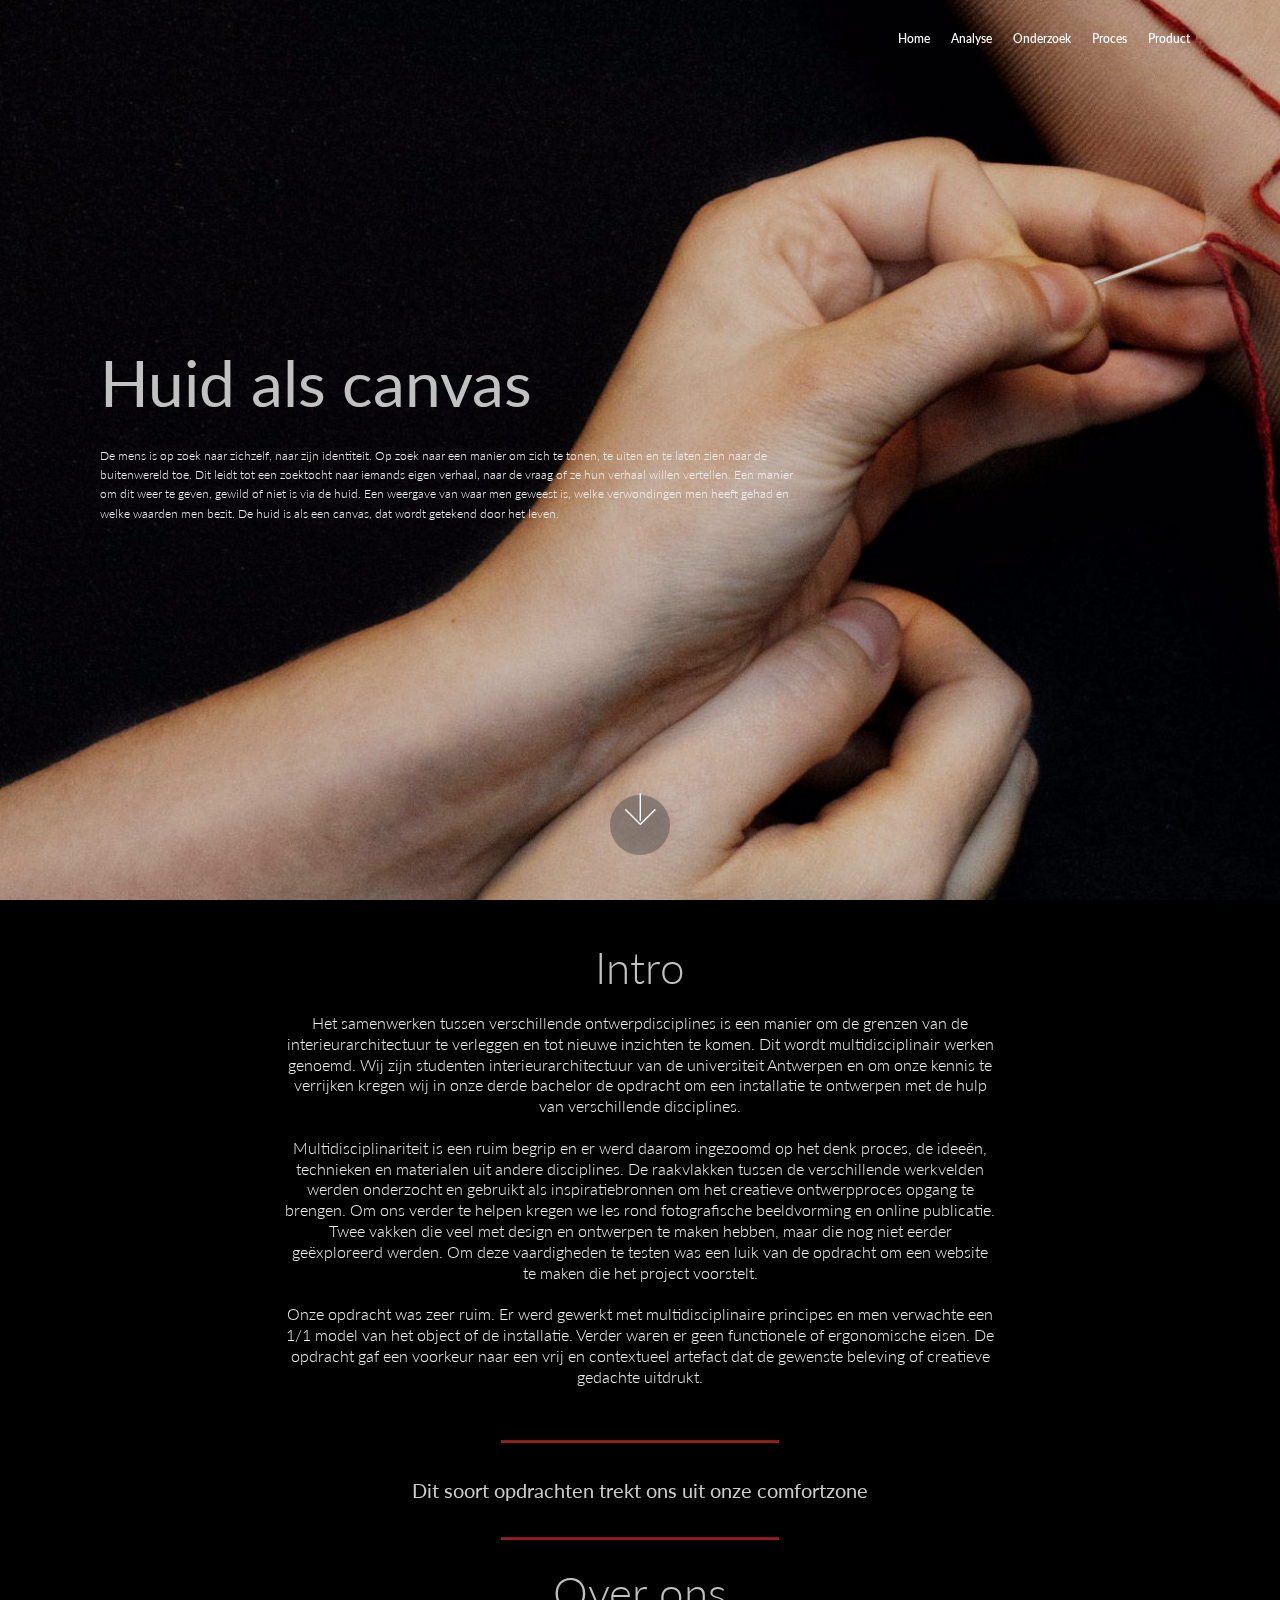
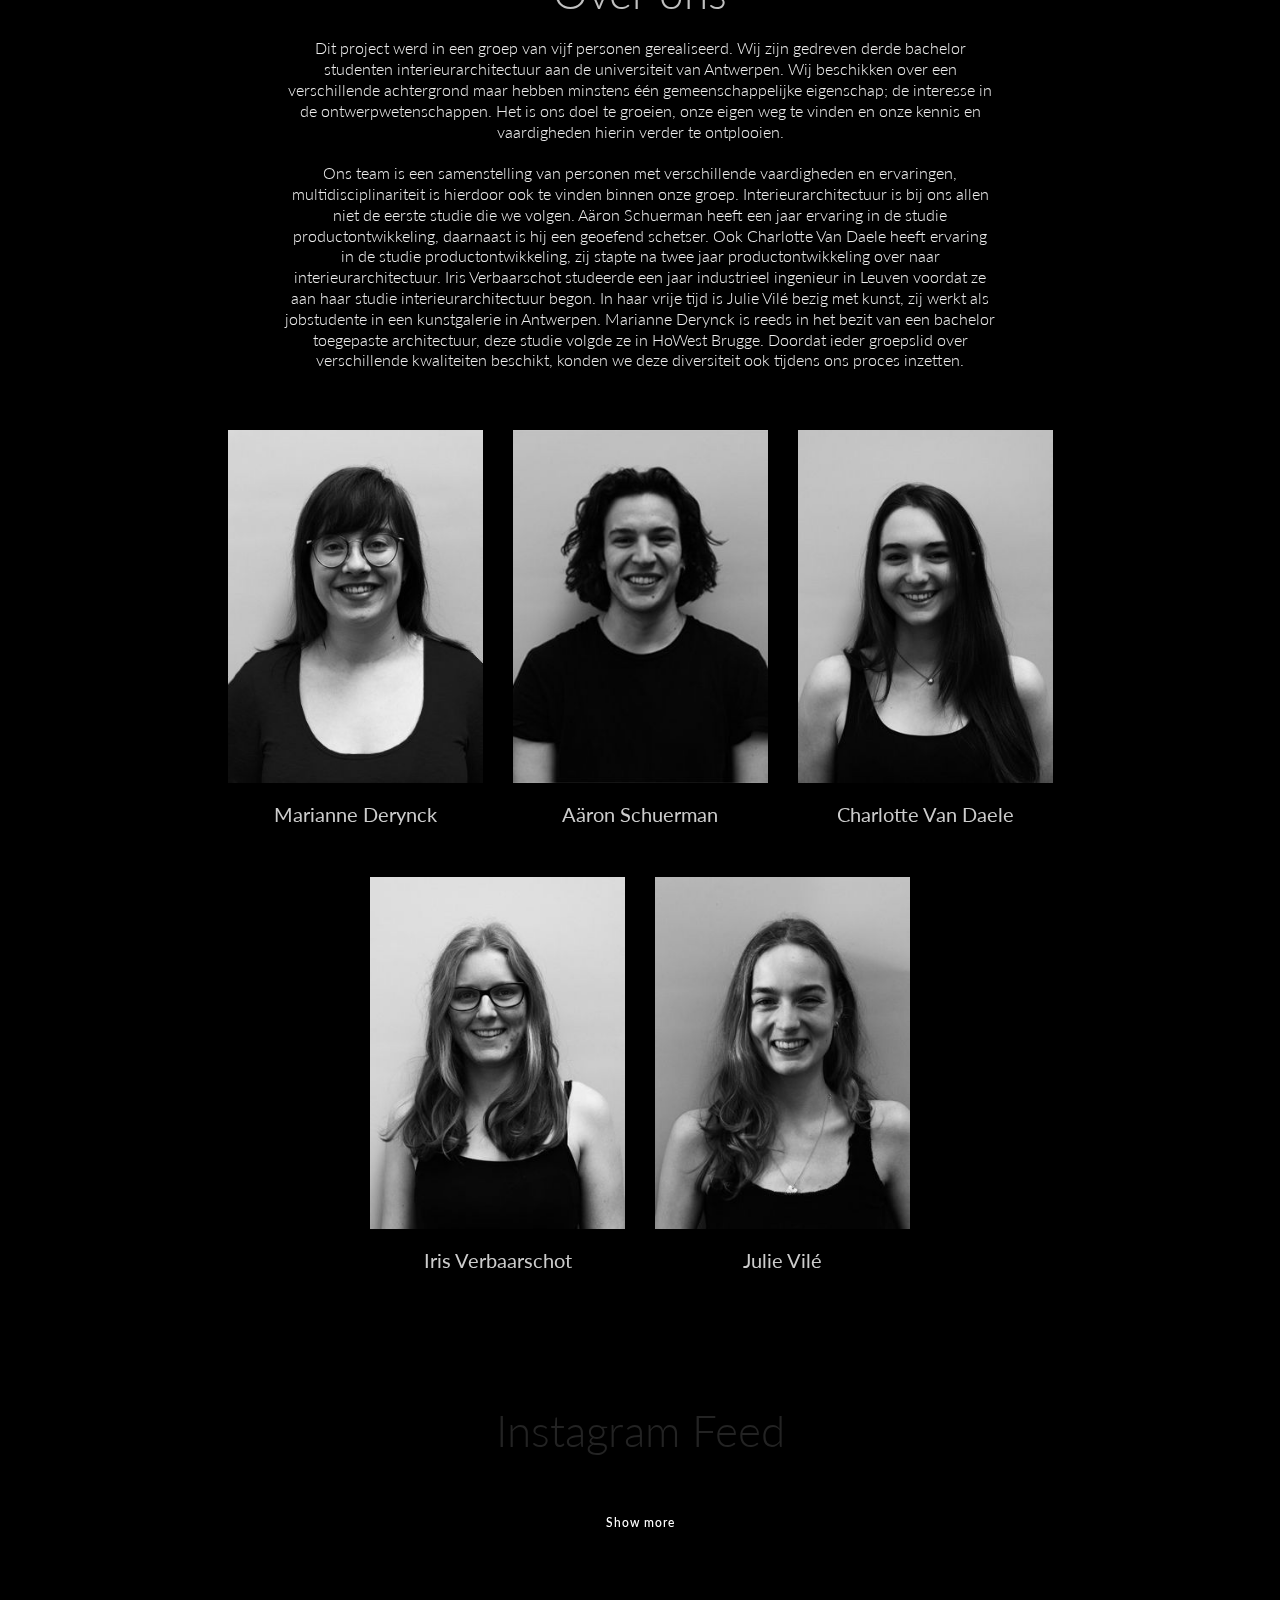
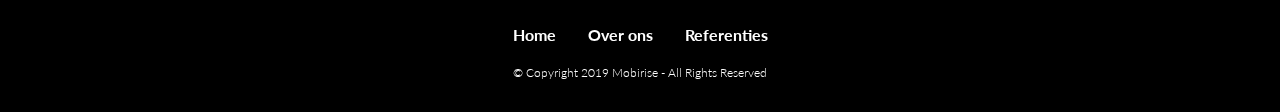
<file: index.html>
<!DOCTYPE html>
<html  >
<head>
  <!-- Site made with Mobirise Website Builder v4.11.6, https://mobirise.com -->
  <meta charset="UTF-8">
  <meta http-equiv="X-UA-Compatible" content="IE=edge">
  <meta name="generator" content="Mobirise v4.11.6, mobirise.com">
  <meta name="viewport" content="width=device-width, initial-scale=1, minimum-scale=1">
  <link rel="shortcut icon" href="assets/images/logo2.png" type="image/x-icon">
  <meta name="description" content="">
  
  <title>Home</title>
  <link rel="stylesheet" href="assets/web/assets/mobirise-icons/mobirise-icons.css">
  <link rel="stylesheet" href="assets/bootstrap/css/bootstrap.min.css">
  <link rel="stylesheet" href="assets/bootstrap/css/bootstrap-grid.min.css">
  <link rel="stylesheet" href="assets/bootstrap/css/bootstrap-reboot.min.css">
  <link rel="stylesheet" href="assets/socicon/css/styles.css">
  <link rel="stylesheet" href="assets/tether/tether.min.css">
  <link rel="stylesheet" href="assets/dropdown/css/style.css">
  <link rel="stylesheet" href="assets/style.css">
  <link rel="stylesheet" href="assets/slick.css">
  <link rel="stylesheet" href="assets/theme/css/style.css">
  <link rel="preload" as="style" href="assets/mobirise/css/mbr-additional.css"><link rel="stylesheet" href="assets/mobirise/css/mbr-additional.css" type="text/css">
  
  
  
</head>
<body>
  <section class="menu cid-rKOVZMtWgb" once="menu" id="menu2-2n">

    

    <nav class="navbar navbar-expand beta-menu navbar-dropdown align-items-center navbar-toggleable-sm bg-color transparent">
        <button class="navbar-toggler navbar-toggler-right" type="button" data-toggle="collapse" data-target="#navbarSupportedContent" aria-controls="navbarSupportedContent" aria-expanded="false" aria-label="Toggle navigation">
            <div class="hamburger">
                <span></span>
                <span></span>
                <span></span>
                <span></span>
            </div>
        </button>
        <div class="menu-logo">
            <div class="navbar-brand">
                
                
            </div>
        </div>
        <div class="collapse navbar-collapse" id="navbarSupportedContent">
            <ul class="navbar-nav nav-dropdown nav-right navbar-nav-top-padding" data-app-modern-menu="true"><li class="nav-item">
                    <a class="nav-link link text-white display-4" href="index.html#header9-6" aria-expanded="false">
                        Home</a>
                </li>
                <li class="nav-item">
                    <a class="nav-link link text-white display-4" href="page.html#content4-s">
                        Analyse</a>
                </li><li class="nav-item"><a class="nav-link link text-white display-4" href="page2.html#content5-z" aria-expanded="false">
                        Onderzoek</a></li><li class="nav-item"><a class="nav-link link text-white display-4" href="page3.html#header16-1j" aria-expanded="false">Proces</a></li><li class="nav-item"><a class="nav-link link text-white display-4" href="page4.html" aria-expanded="false">Product</a></li></ul>
            
        </div>
    </nav>
</section>

<section class="engine"><a href="https://mobirise.info/y">html web templates</a></section><section class="header9 cid-rJcozsz8J6 mbr-fullscreen mbr-parallax-background" id="header9-6">

    

    <div class="mbr-overlay" style="opacity: 0.2; background-color: rgb(0, 0, 0);">
    </div>

    <div class="container">
        <div class="media-container-column mbr-white col-lg-8 col-md-10">
            <h1 class="mbr-section-title align-left mbr-bold pb-3 mbr-fonts-style display-1"><span style="font-weight: normal;">Huid als canvas</span></h1>
            
            <p class="mbr-text align-left pb-3 mbr-fonts-style display-4">
                De mens is op zoek naar zichzelf, naar zijn identiteit. Op zoek naar een manier om zich te tonen, te uiten en te laten zien naar de buitenwereld toe. Dit leidt tot een zoektocht naar&nbsp;iemands eigen verhaal, naar de vraag of ze hun verhaal willen vertellen. Een manier om dit weer te geven, gewild of niet is via de huid. Een weergave van waar men geweest is, welke&nbsp;verwondingen men heeft gehad en welke waarden men bezit. De huid is als een canvas, dat wordt getekend door het leven.
            </p>
            
        </div>
    </div>

    <div class="mbr-arrow hidden-sm-down" aria-hidden="true">
        <a href="#next">
            <i class="mbri-down mbr-iconfont"></i>
        </a>
    </div>
</section>

<section class="mbr-section content4 cid-rJcA5bjl2Z" id="content4-b">

    

    <div class="container">
        <div class="media-container-row">
            <div class="title col-12 col-md-8">
                <h2 class="align-center pb-3 mbr-fonts-style display-2">
                    Intro</h2>
                <h3 class="mbr-section-subtitle align-center mbr-light mbr-fonts-style display-7">Het samenwerken tussen verschillende ontwerpdisciplines is een manier om de grenzen van de interieurarchitectuur te verleggen en tot nieuwe inzichten te komen. Dit wordt multidisciplinair werken genoemd. Wij zijn studenten interieurarchitectuur van de universiteit Antwerpen en om onze kennis te verrijken kregen wij in onze derde bachelor de opdracht om een installatie te ontwerpen met de hulp van verschillende disciplines.<br><br>
<div>Multidisciplinariteit is een ruim begrip en er werd daarom ingezoomd op het denk proces, de ideeën, technieken en materialen uit andere disciplines. De raakvlakken tussen de verschillende werkvelden werden onderzocht en gebruikt als inspiratiebronnen om het creatieve ontwerpproces opgang te brengen. Om ons verder te helpen kregen we les rond fotografische beeldvorming en online publicatie. Twee vakken die veel met design en ontwerpen te maken hebben, maar die nog niet eerder geëxploreerd werden. Om deze vaardigheden te testen was een luik van de opdracht om een website te maken die het project voorstelt. 
</div><div><br></div><div>Onze opdracht was zeer ruim. Er werd gewerkt met multidisciplinaire principes en men verwachte een 1/1 model van het object of de installatie. Verder waren er geen functionele of ergonomische eisen. De opdracht gaf een voorkeur naar een vrij en contextueel artefact dat de gewenste beleving of creatieve gedachte uitdrukt.</div></h3>
                
            </div>
        </div>
    </div>
</section>

<section class="mbr-section article content9 cid-rJcA7HO0ni" id="content9-c">
    
     

    <div class="container">
        <div class="inner-container" style="width: 100%;">
            <hr class="line" style="width: 25%;">
            <div class="section-text align-center mbr-fonts-style display-5">
                    Dit soort opdrachten trekt ons uit onze comfortzone</div>
            <hr class="line" style="width: 25%;">
        </div>
        </div>
</section>

<section class="mbr-section content4 cid-rJcA8hEmvk" id="content4-d">

    

    <div class="container">
        <div class="media-container-row">
            <div class="title col-12 col-md-8">
                <h2 class="align-center pb-3 mbr-fonts-style display-2">
                    Over ons</h2>
                <h3 class="mbr-section-subtitle align-center mbr-light mbr-fonts-style display-7">Dit project werd in een groep van vijf personen gerealiseerd. Wij zijn gedreven derde bachelor studenten interieurarchitectuur aan de universiteit van Antwerpen. Wij beschikken over een verschillende achtergrond maar hebben minstens één gemeenschappelijke eigenschap; de interesse in de ontwerpwetenschappen. Het is ons doel te groeien, onze eigen weg te vinden en onze kennis en vaardigheden hierin verder te ontplooien.<br><br>
<div>Ons team is een samenstelling van personen met verschillende vaardigheden en ervaringen, multidisciplinariteit is hierdoor ook te vinden binnen onze groep. Interieurarchitectuur is bij ons allen niet de eerste studie die we volgen. Aäron Schuerman heeft een jaar ervaring in de studie productontwikkeling, daarnaast is hij een geoefend schetser. Ook Charlotte Van Daele heeft ervaring in de studie productontwikkeling, zij stapte na twee jaar productontwikkeling over naar interieurarchitectuur. Iris Verbaarschot studeerde een jaar industrieel ingenieur in Leuven voordat ze aan haar studie interieurarchitectuur begon. In haar vrije tijd is Julie Vilé bezig met kunst, zij werkt als jobstudente in een kunstgalerie in Antwerpen. Marianne Derynck is reeds in het bezit van een bachelor toegepaste architectuur, deze studie volgde ze in HoWest Brugge. Doordat ieder groepslid over verschillende kwaliteiten beschikt, konden we deze diversiteit ook tijdens ons proces inzetten. 
</div><div><br></div></h3>
                
            </div>
        </div>
    </div>
</section>

<section class="team1 cid-rJcIy1ksnY" id="team1-e">
    
    
    
    <div class="container align-center">
        
        
        <div class="row media-row">
            
        <div class="team-item col-lg-3 col-md-6">
                <div class="item-image">
                    <img src="assets/images/marianne-correct-zwart-300x415.jpg" alt="" title="">
                </div>
                <div class="item-caption py-3">
                    <div class="item-name px-2">
                        <p class="mbr-fonts-style display-5">
                           Marianne Derynck</p>
                    </div>
                    
                    
                </div>
            </div><div class="team-item col-lg-3 col-md-6">
                <div class="item-image">
                    <img src="assets/images/aron-correct-300x415.jpg" alt="" title="">
                </div>
                <div class="item-caption py-3">
                    <div class="item-name px-2">
                        <p class="mbr-fonts-style display-5">
                           Aäron Schuerman</p>
                    </div>
                    
                    
                </div>
            </div><div class="team-item col-lg-3 col-md-6">
                <div class="item-image">
                    <img src="assets/images/charlotte-correct-300x415.jpg" alt="" title="">
                </div>
                <div class="item-caption py-3">
                    <div class="item-name px-2">
                        <p class="mbr-fonts-style display-5">
                           Charlotte Van Daele</p>
                    </div>
                    
                    
                </div>
            </div></div>    
    </div>
</section>

<section class="team1 cid-rJcLTOargp" id="team1-o">
    
    
    
    <div class="container align-center">
        
        
        <div class="row media-row">
            
        <div class="team-item col-lg-3 col-md-6">
                <div class="item-image">
                    <img src="assets/images/iris-correct-300x415.jpg" alt="" title="">
                </div>
                <div class="item-caption py-3">
                    <div class="item-name px-2">
                        <p class="mbr-fonts-style display-5">
                           Iris Verbaarschot</p>
                    </div>
                    
                    
                </div>
            </div><div class="team-item col-lg-3 col-md-6">
                <div class="item-image">
                    <img src="assets/images/julie-correct-300x415.jpg" alt="" title="">
                </div>
                <div class="item-caption py-3">
                    <div class="item-name px-2">
                        <p class="mbr-fonts-style display-5">Julie Vilé</p>
                    </div>
                    
                    
                </div>
            </div></div>    
    </div>
</section>

<section class="mbr-instagram-feed" data-rows="2" data-per-row-slider="" data-spacing="5" data-full-width="" data-token="" data-per-row-grid="4" id="instagram-feed-block-21" data-rv-view="29" style="background-color: rgb(0, 0, 0); padding-top: 40px; padding-bottom: 40px;">
    
    <div class="container container_toggle">
        <div class="row">
            <div class="col">
                <div class="inst">
                    <h1 class="inst__title align-center mbr-fonts-style display-2">Instagram Feed</h1>
                    <div class="inst__content"></div>
                    <div class="inst__more mbr-section-btn align-center" buttons="0"><a class="btn btn-md btn-primary display-4" href="#">Show more</a></div>
                </div>
            </div>
        </div>
    </div>
</section>

<section once="footers" class="cid-rKUig1oEIN" id="footer7-34">

    

    

    <div class="container">
        <div class="media-container-row align-center mbr-white">
            <div class="row row-links">
                <ul class="foot-menu">
                    
                    
                    
                    
                    
                <li class="foot-menu-item mbr-fonts-style display-7"><a class="text-white mbr-bold" href="index.html">Home</a></li><li class="foot-menu-item mbr-fonts-style display-7"><a class="text-white mbr-bold" href="index.html#content4-d">Over ons</a></li><li class="foot-menu-item mbr-fonts-style display-7"><a class="text-white mbr-bold" href="page5.html">Referenties</a></li></ul>
            </div>
            
            <div class="row row-copirayt">
                <p class="mbr-text mb-0 mbr-fonts-style mbr-white align-center display-4">
                    © Copyright 2019 Mobirise - All Rights Reserved
                </p>
            </div>
        </div>
    </div>
</section>


  <script src="assets/web/assets/jquery/jquery.min.js"></script>
  <script src="assets/popper/popper.min.js"></script>
  <script src="assets/bootstrap/js/bootstrap.min.js"></script>
  <script src="assets/smoothscroll/smooth-scroll.js"></script>
  <script src="assets/tether/tether.min.js"></script>
  <script src="assets/touchswipe/jquery.touch-swipe.min.js"></script>
  <script src="assets/parallax/jarallax.min.js"></script>
  <script src="assets/dropdown/js/nav-dropdown.js"></script>
  <script src="assets/dropdown/js/navbar-dropdown.js"></script>
  <script src="assets/index.js"></script>
  <script src="assets/slick.min.js"></script>
  <script src="assets/theme/js/script.js"></script>
  
  
 <div id="scrollToTop" class="scrollToTop mbr-arrow-up"><a style="text-align: center;"><i class="mbr-arrow-up-icon mbr-arrow-up-icon-cm cm-icon cm-icon-smallarrow-up"></i></a></div>
  </body>
</html>
</file>
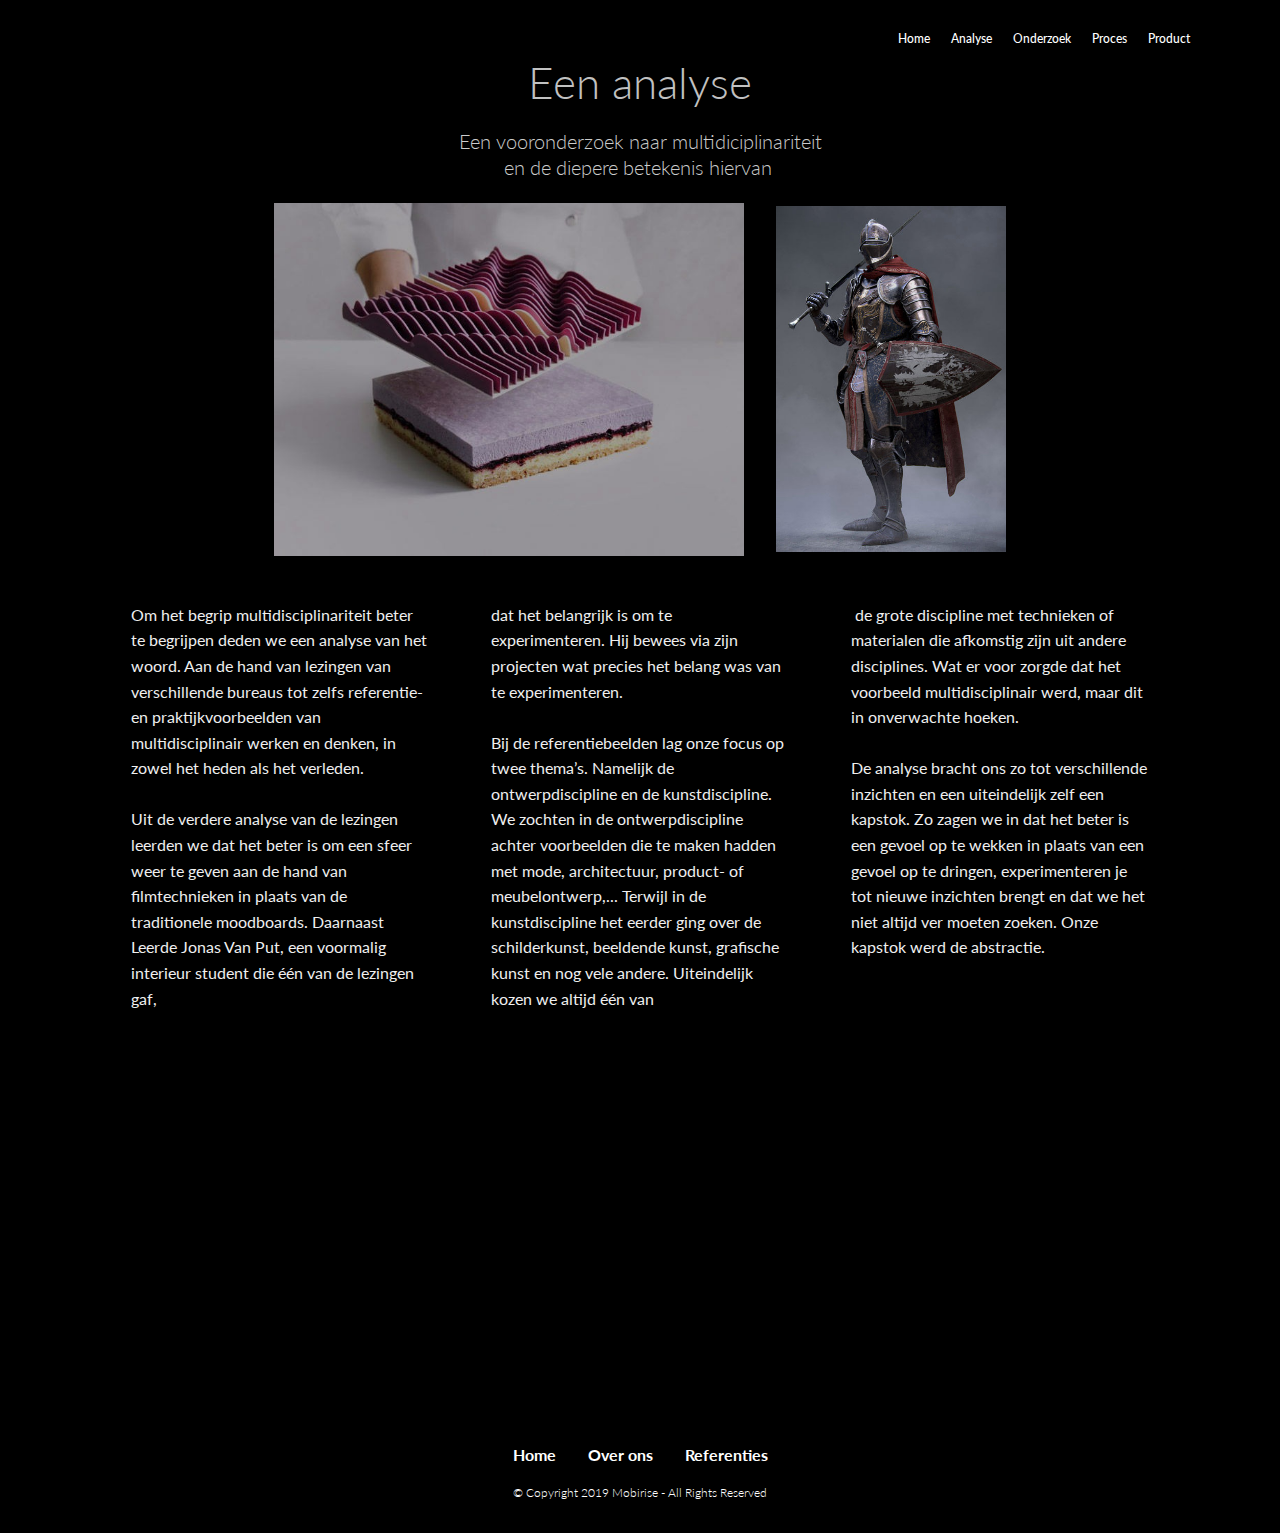
<file: page.html>
<!DOCTYPE html>
<html  >
<head>
  <!-- Site made with Mobirise Website Builder v4.11.6, https://mobirise.com -->
  <meta charset="UTF-8">
  <meta http-equiv="X-UA-Compatible" content="IE=edge">
  <meta name="generator" content="Mobirise v4.11.6, mobirise.com">
  <meta name="viewport" content="width=device-width, initial-scale=1, minimum-scale=1">
  <link rel="shortcut icon" href="assets/images/logo2.png" type="image/x-icon">
  <meta name="description" content="Site Builder Description">
  
  <title>Analyse</title>
  <link rel="stylesheet" href="assets/web/assets/mobirise-icons/mobirise-icons.css">
  <link rel="stylesheet" href="assets/bootstrap/css/bootstrap.min.css">
  <link rel="stylesheet" href="assets/bootstrap/css/bootstrap-grid.min.css">
  <link rel="stylesheet" href="assets/bootstrap/css/bootstrap-reboot.min.css">
  <link rel="stylesheet" href="assets/tether/tether.min.css">
  <link rel="stylesheet" href="assets/dropdown/css/style.css">
  <link rel="stylesheet" href="assets/socicon/css/styles.css">
  <link rel="stylesheet" href="assets/theme/css/style.css">
  <link rel="preload" as="style" href="assets/mobirise/css/mbr-additional.css"><link rel="stylesheet" href="assets/mobirise/css/mbr-additional.css" type="text/css">
  
  
  
</head>
<body>
  <section class="menu cid-rKOVZMtWgb" once="menu" id="menu2-2n">

    

    <nav class="navbar navbar-expand beta-menu navbar-dropdown align-items-center navbar-toggleable-sm bg-color transparent">
        <button class="navbar-toggler navbar-toggler-right" type="button" data-toggle="collapse" data-target="#navbarSupportedContent" aria-controls="navbarSupportedContent" aria-expanded="false" aria-label="Toggle navigation">
            <div class="hamburger">
                <span></span>
                <span></span>
                <span></span>
                <span></span>
            </div>
        </button>
        <div class="menu-logo">
            <div class="navbar-brand">
                
                
            </div>
        </div>
        <div class="collapse navbar-collapse" id="navbarSupportedContent">
            <ul class="navbar-nav nav-dropdown nav-right navbar-nav-top-padding" data-app-modern-menu="true"><li class="nav-item">
                    <a class="nav-link link text-white display-4" href="index.html#header9-6" aria-expanded="false">
                        Home</a>
                </li>
                <li class="nav-item">
                    <a class="nav-link link text-white display-4" href="page.html#content4-s">
                        Analyse</a>
                </li><li class="nav-item"><a class="nav-link link text-white display-4" href="page2.html#content5-z" aria-expanded="false">
                        Onderzoek</a></li><li class="nav-item"><a class="nav-link link text-white display-4" href="page3.html#header16-1j" aria-expanded="false">Proces</a></li><li class="nav-item"><a class="nav-link link text-white display-4" href="page4.html" aria-expanded="false">Product</a></li></ul>
            
        </div>
    </nav>
</section>

<section class="engine"><a href="https://mobirise.info">Mobirise</a></section><section class="mbr-section content4 cid-rJcO0PzlUt" id="content4-s">

    

    <div class="container">
        <div class="media-container-row">
            <div class="title col-12 col-md-8">
                <h2 class="align-center pb-3 mbr-fonts-style display-2">Een analyse</h2>
                <h3 class="mbr-section-subtitle align-center mbr-light mbr-fonts-style display-5">
                    Een vooronderzoek naar multidiciplinariteit<br>en de diepere betekenis hiervan&nbsp;</h3>
                
            </div>
        </div>
    </div>
</section>

<section class="cid-rLQ42qeVFA" id="image4-4v">
    <!-- Block parameters controls (Blue "Gear" panel) -->
    
    <!-- End block parameters -->
    <div class="container images-container">
            <div class="media-container-row" style="width: 66%;">
                <div class="img-item item1" style="width: 208%;">
                    <img src="assets/images/bakkunst-architectuur-900x506.jpeg" alt="" title="">
                    
                </div>
                <div class="img-item">
                    <img src="assets/images/mode-ambacht-450x675.jpg" alt="" title="">
                    
                </div>
            </div>
    </div>
</section>

<section class="mbr-section article content14 cid-rKObQoqKcw" id="content14-2d">
      
     

    <div class="container">
        <div class="media-container-row">
            <div class="row col-12 col-md-12">
                <div class="col-12 mbr-text mbr-fonts-style col-md-4 display-7">
                     <p class="p-3">Om het begrip multidisciplinariteit beter te begrijpen deden we een analyse van het woord. Aan de hand van lezingen van verschillende bureaus tot zelfs referentie- en praktijkvoorbeelden van multidisciplinair werken en denken, in zowel het heden als het verleden.<br><span style="font-size: 1rem;"><br>Uit de verdere analyse van de lezingen leerden we dat het beter is om een sfeer weer te geven aan de hand van filmtechnieken in plaats van de traditionele moodboards. Daarnaast Leerde Jonas Van Put, een voormalig interieur student die één van de lezingen gaf,</span></p>
                </div>
                <div class="col-12 mbr-text mbr-fonts-style display-7 col-md-4">
                     <p class="p-3">dat het belangrijk is om te experimenteren. Hij bewees via zijn projecten wat precies het belang was van te experimenteren.<br><span style="font-size: 1rem;"><br>Bij de referentiebeelden lag onze focus op twee thema’s. Namelijk de ontwerpdiscipline en de kunstdiscipline. We zochten in de ontwerpdiscipline achter voorbeelden die te maken hadden met mode, architectuur, product- of meubelontwerp,... Terwijl in de kunstdiscipline het eerder ging over de schilderkunst, beeldende kunst, grafische kunst en nog vele andere. Uiteindelijk kozen we altijd één van</span></p>
                </div>
                <div class="col-12 col-md-4 mbr-text mbr-fonts-style display-7">
                     <p class="p-3">&nbsp;de grote discipline met technieken of materialen die afkomstig zijn uit andere disciplines. Wat er voor zorgde dat het voorbeeld multidisciplinair werd, maar dit in onverwachte hoeken.<br><span style="font-size: 1rem;"><br>De analyse bracht ons zo tot verschillende inzichten en een uiteindelijk zelf een kapstok. Zo zagen we in dat het beter is een gevoel op te wekken in plaats van een gevoel op te dringen, experimenteren je tot nieuwe inzichten brengt en dat we het niet altijd ver moeten zoeken. Onze kapstok werd de abstractie.</span></p>
                </div>
            </div>
        </div>
    </div>
</section>

<section class="features4 cid-rL0vNlwsj2" id="features4-44">
    
         

    
    <div class="container">
        <div class="media-container-row">
            <div class="card p-3 col-12 col-md-6">
                <div class="card-wrapper media-container-row media-container-row">
                    <div class="card-box">
                        
                        <div style="padding:56.25% 0 0 0;position:relative;"><iframe src="https://player.vimeo.com/video/377761008?autoplay=1&amp;loop=1&amp;color=000000&amp;title=0&amp;byline=0&amp;portrait=0" style="position:absolute;top:0;left:0;width:100%;height:100%;" frameborder="0" allow="autoplay; fullscreen" allowfullscreen=""></iframe></div><script src="https://player.vimeo.com/api/player.js"></script><p></p>
                    </div>
                </div>
            </div>

            

            

            
        </div>
    </div>
</section>

<section once="footers" class="cid-rKUig1oEIN" id="footer7-34">

    

    

    <div class="container">
        <div class="media-container-row align-center mbr-white">
            <div class="row row-links">
                <ul class="foot-menu">
                    
                    
                    
                    
                    
                <li class="foot-menu-item mbr-fonts-style display-7"><a class="text-white mbr-bold" href="index.html">Home</a></li><li class="foot-menu-item mbr-fonts-style display-7"><a class="text-white mbr-bold" href="index.html#content4-d">Over ons</a></li><li class="foot-menu-item mbr-fonts-style display-7"><a class="text-white mbr-bold" href="page5.html">Referenties</a></li></ul>
            </div>
            
            <div class="row row-copirayt">
                <p class="mbr-text mb-0 mbr-fonts-style mbr-white align-center display-4">
                    © Copyright 2019 Mobirise - All Rights Reserved
                </p>
            </div>
        </div>
    </div>
</section>


  <script src="assets/web/assets/jquery/jquery.min.js"></script>
  <script src="assets/popper/popper.min.js"></script>
  <script src="assets/bootstrap/js/bootstrap.min.js"></script>
  <script src="assets/tether/tether.min.js"></script>
  <script src="assets/smoothscroll/smooth-scroll.js"></script>
  <script src="assets/dropdown/js/nav-dropdown.js"></script>
  <script src="assets/dropdown/js/navbar-dropdown.js"></script>
  <script src="assets/touchswipe/jquery.touch-swipe.min.js"></script>
  <script src="assets/theme/js/script.js"></script>
  
  
 <div id="scrollToTop" class="scrollToTop mbr-arrow-up"><a style="text-align: center;"><i class="mbr-arrow-up-icon mbr-arrow-up-icon-cm cm-icon cm-icon-smallarrow-up"></i></a></div>
  </body>
</html>
</file>
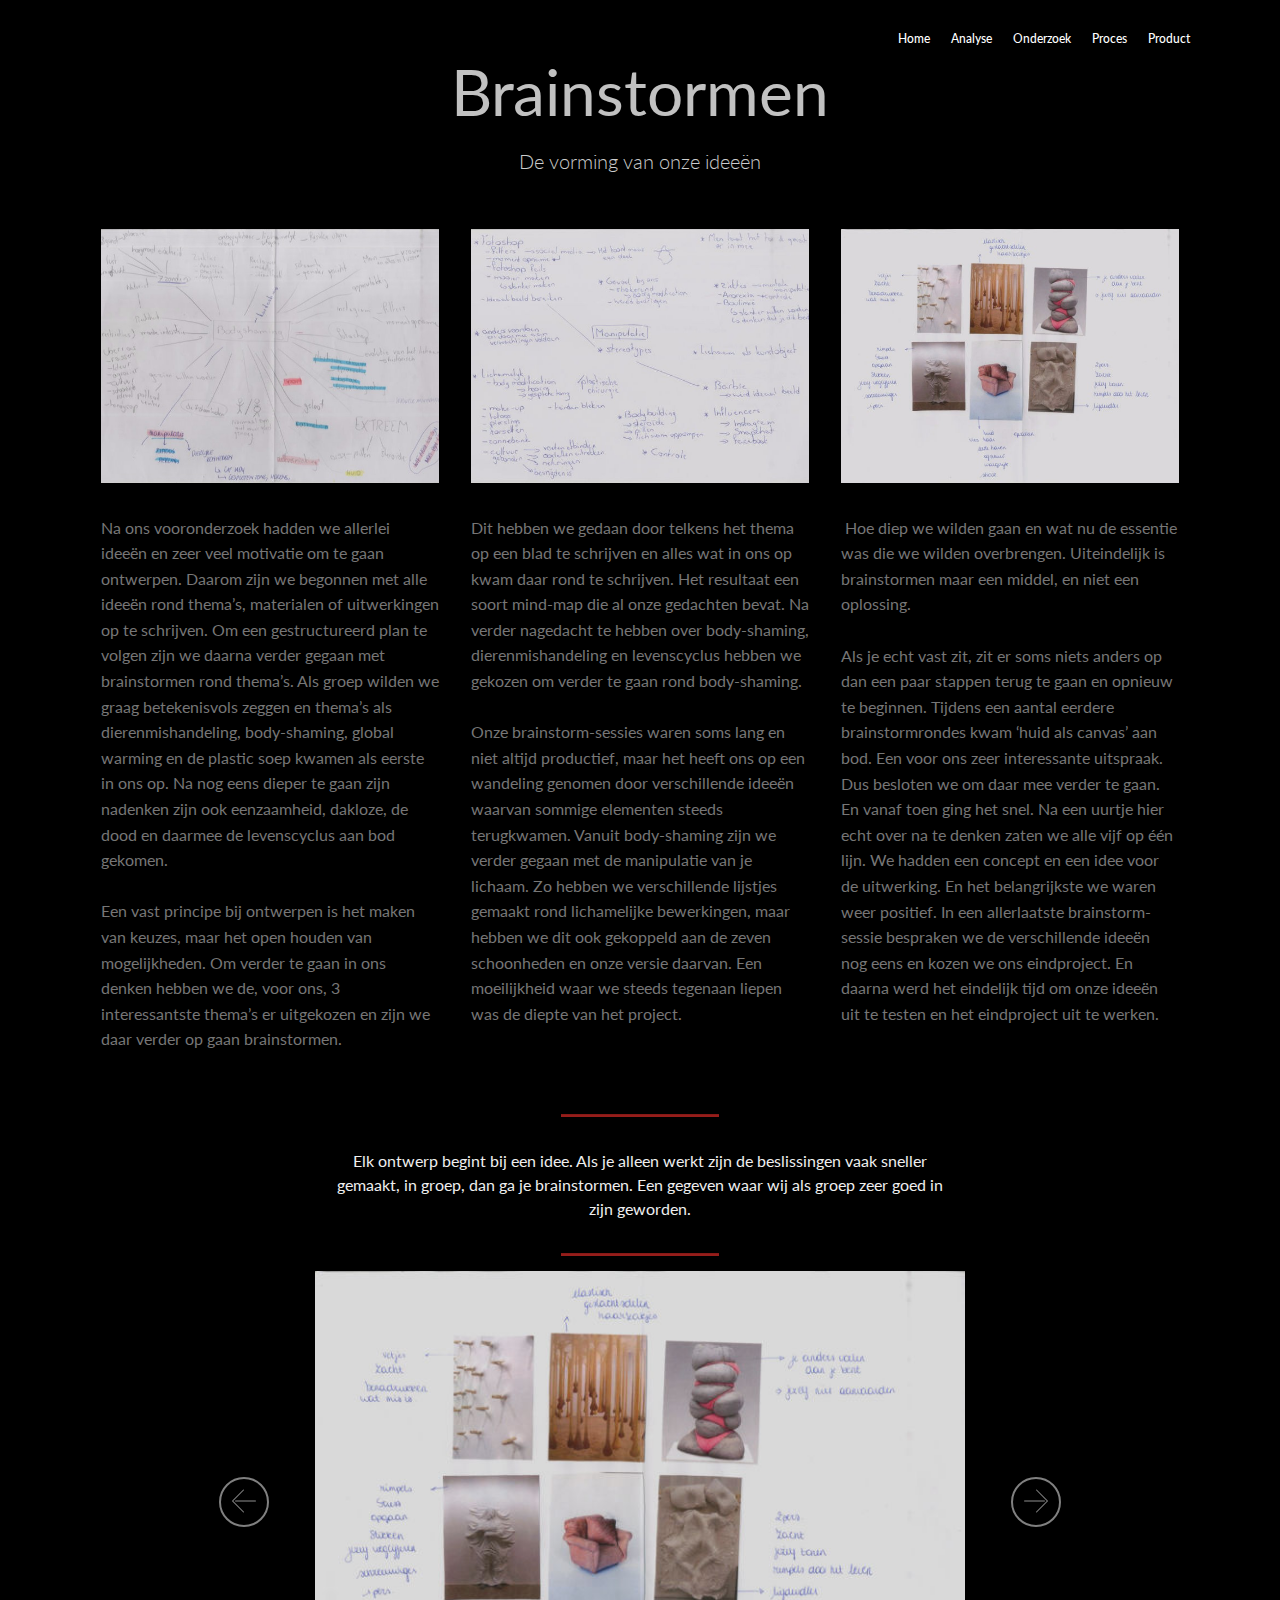
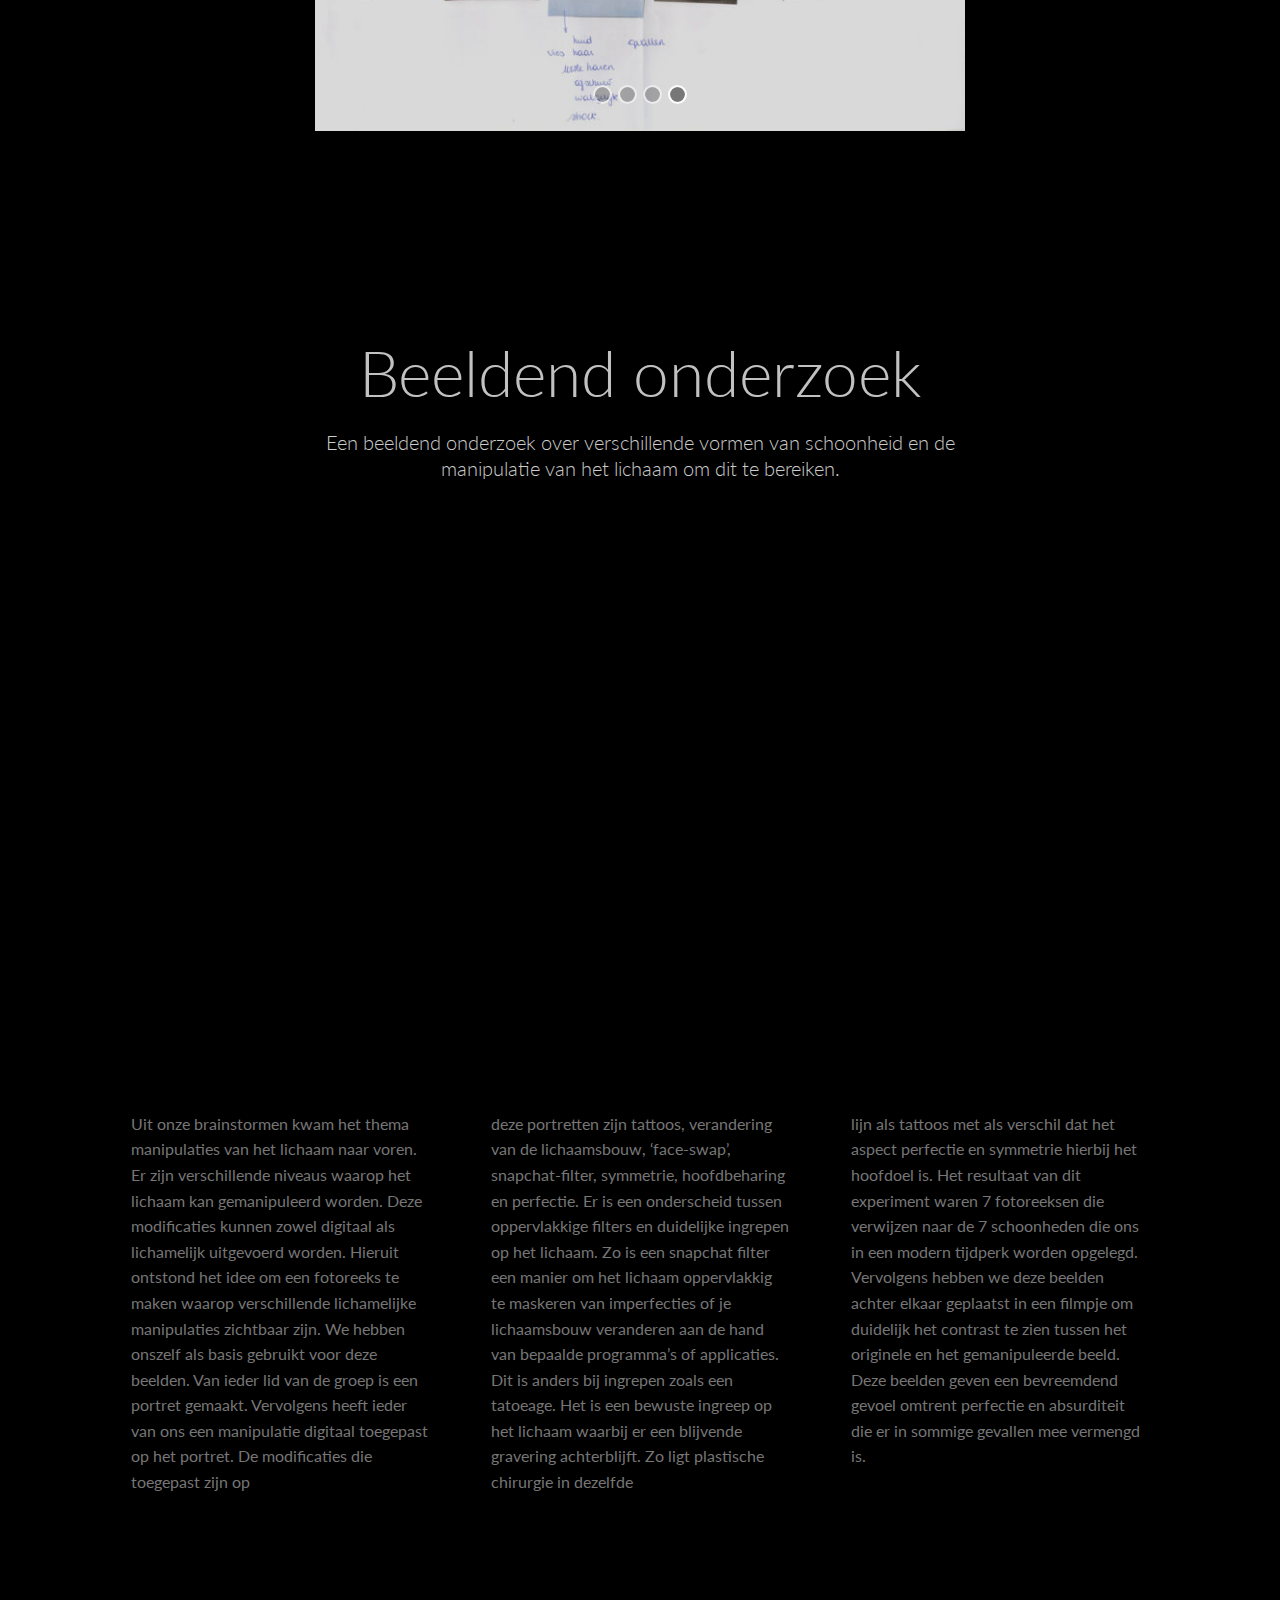
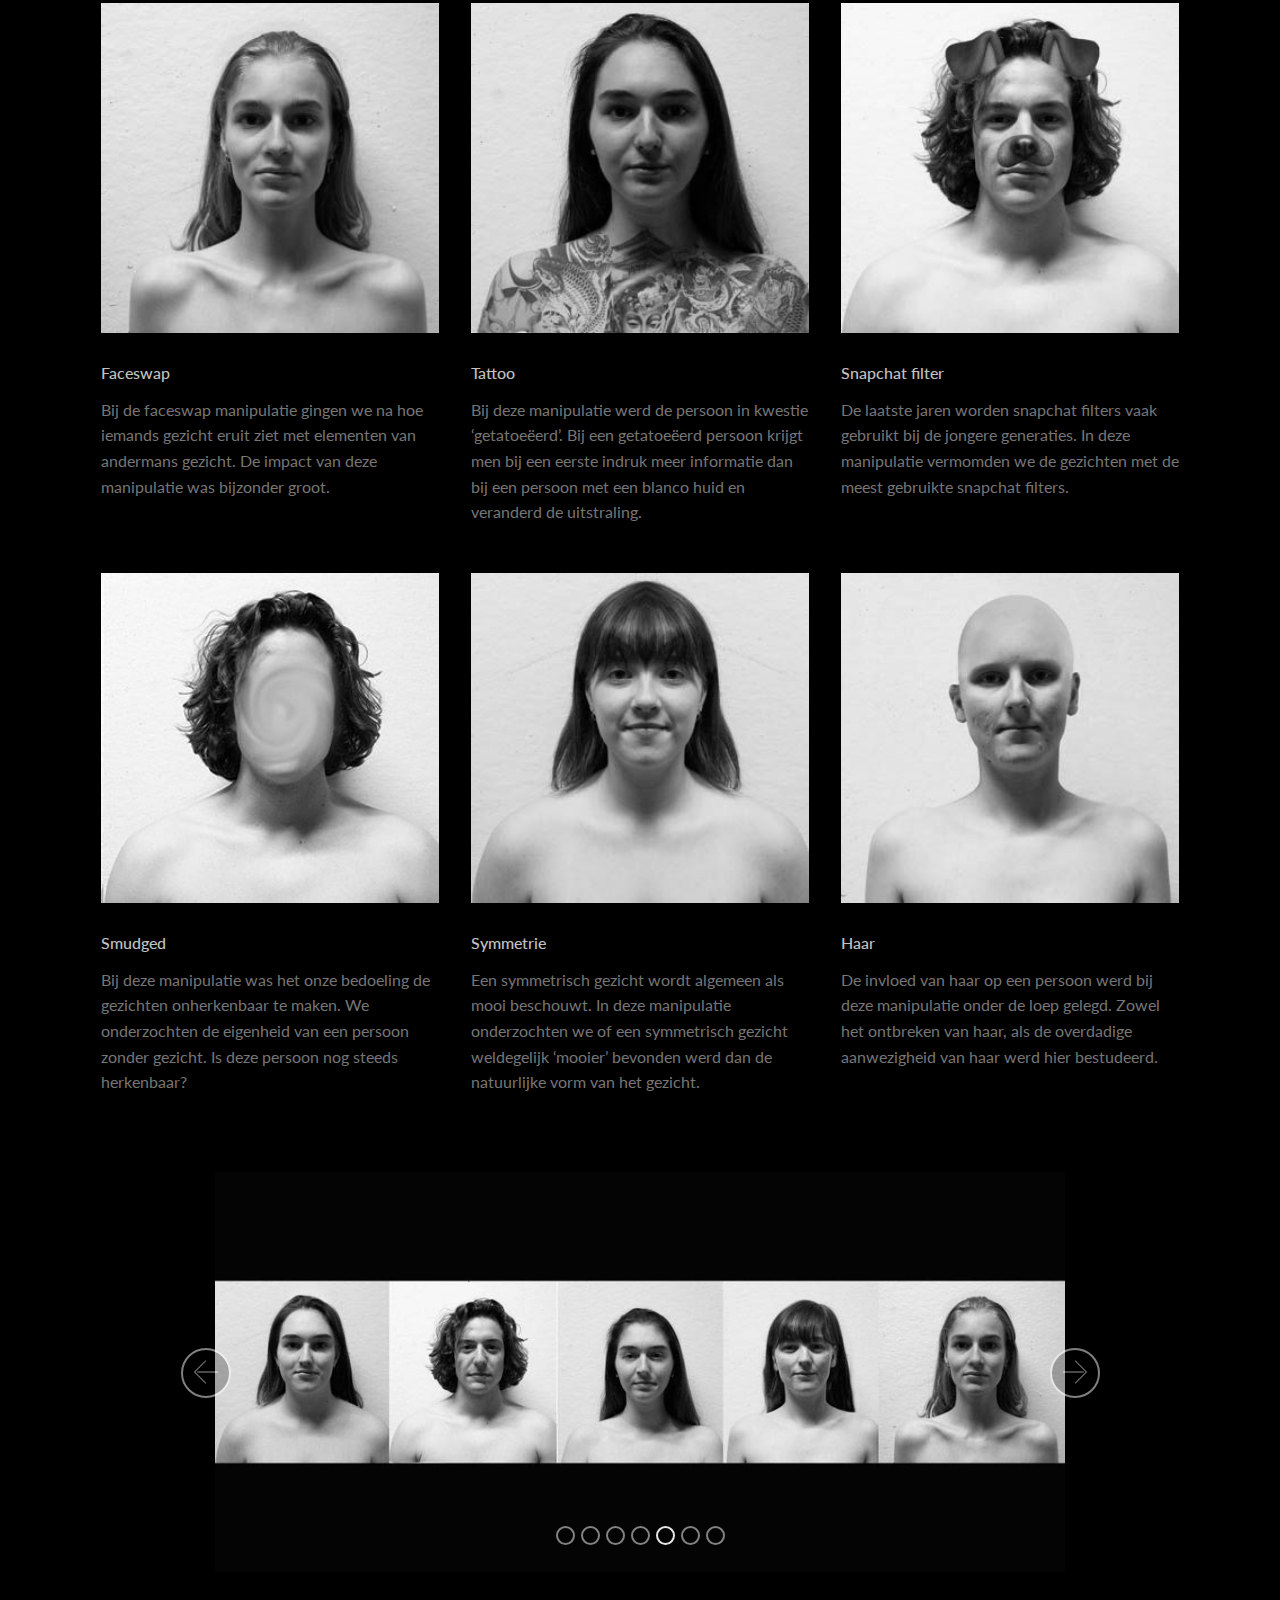
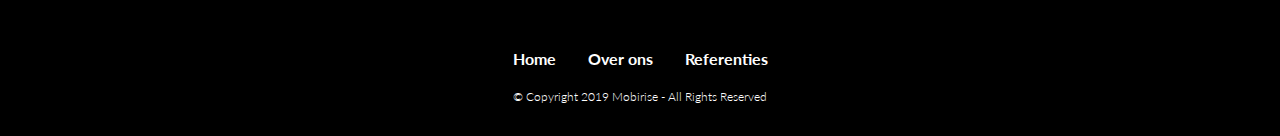
<file: page2.html>
<!DOCTYPE html>
<html  >
<head>
  <!-- Site made with Mobirise Website Builder v4.11.6, https://mobirise.com -->
  <meta charset="UTF-8">
  <meta http-equiv="X-UA-Compatible" content="IE=edge">
  <meta name="generator" content="Mobirise v4.11.6, mobirise.com">
  <meta name="viewport" content="width=device-width, initial-scale=1, minimum-scale=1">
  <link rel="shortcut icon" href="assets/images/logo2.png" type="image/x-icon">
  <meta name="description" content="Web Page Generator Description">
  
  <title>onderzoek</title>
  <link rel="stylesheet" href="assets/web/assets/mobirise-icons/mobirise-icons.css">
  <link rel="stylesheet" href="assets/bootstrap/css/bootstrap.min.css">
  <link rel="stylesheet" href="assets/bootstrap/css/bootstrap-grid.min.css">
  <link rel="stylesheet" href="assets/bootstrap/css/bootstrap-reboot.min.css">
  <link rel="stylesheet" href="assets/socicon/css/styles.css">
  <link rel="stylesheet" href="assets/tether/tether.min.css">
  <link rel="stylesheet" href="assets/dropdown/css/style.css">
  <link rel="stylesheet" href="assets/theme/css/style.css">
  <link rel="preload" as="style" href="assets/mobirise/css/mbr-additional.css"><link rel="stylesheet" href="assets/mobirise/css/mbr-additional.css" type="text/css">
  
  
  
</head>
<body>
  <section class="menu cid-rKOVZMtWgb" once="menu" id="menu2-2n">

    

    <nav class="navbar navbar-expand beta-menu navbar-dropdown align-items-center navbar-toggleable-sm bg-color transparent">
        <button class="navbar-toggler navbar-toggler-right" type="button" data-toggle="collapse" data-target="#navbarSupportedContent" aria-controls="navbarSupportedContent" aria-expanded="false" aria-label="Toggle navigation">
            <div class="hamburger">
                <span></span>
                <span></span>
                <span></span>
                <span></span>
            </div>
        </button>
        <div class="menu-logo">
            <div class="navbar-brand">
                
                
            </div>
        </div>
        <div class="collapse navbar-collapse" id="navbarSupportedContent">
            <ul class="navbar-nav nav-dropdown nav-right navbar-nav-top-padding" data-app-modern-menu="true"><li class="nav-item">
                    <a class="nav-link link text-white display-4" href="index.html#header9-6" aria-expanded="false">
                        Home</a>
                </li>
                <li class="nav-item">
                    <a class="nav-link link text-white display-4" href="page.html#content4-s">
                        Analyse</a>
                </li><li class="nav-item"><a class="nav-link link text-white display-4" href="page2.html#content5-z" aria-expanded="false">
                        Onderzoek</a></li><li class="nav-item"><a class="nav-link link text-white display-4" href="page3.html#header16-1j" aria-expanded="false">Proces</a></li><li class="nav-item"><a class="nav-link link text-white display-4" href="page4.html" aria-expanded="false">Product</a></li></ul>
            
        </div>
    </nav>
</section>

<section class="engine"><a href="https://mobirise.info/r">bootstrap templates</a></section><section class="mbr-section content5 cid-rJin851dK8" id="content5-z">

    

    

    <div class="container">
        <div class="media-container-row">
            <div class="title col-12 col-md-8">
                <h2 class="align-center mbr-bold mbr-white pb-3 mbr-fonts-style display-1"><span style="font-weight: normal;">Brainstormen</span></h2>
                <h3 class="mbr-section-subtitle align-center mbr-light mbr-white pb-3 mbr-fonts-style display-5">
                    De vorming van onze ideeën</h3>
                
                
            </div>
        </div>
    </div>
</section>

<section class="features2 cid-rJMQQX9Lbf" id="features2-1z">

    

    
    
    <div class="container">
        <div class="media-container-row">
            <div class="card p-3 col-12 col-md-6 col-lg-4">
                <div class="card-wrapper">
                    <div class="card-img">
                        <img src="assets/images/brainstorm-2-676x465.jpeg" alt="Mobirise" title="">
                    </div>
                    <div class="card-box">
                        
                        <p class="mbr-text mbr-fonts-style display-7">Na ons vooronderzoek hadden we allerlei ideeën en zeer veel motivatie om te gaan ontwerpen. Daarom zijn we begonnen met alle ideeën rond thema’s, materialen of uitwerkingen op te schrijven. Om een gestructureerd plan te volgen zijn we daarna verder gegaan met brainstormen rond thema’s. Als groep wilden we graag betekenisvols zeggen en thema’s als dierenmishandeling, body-shaming, global warming en de plastic soep kwamen als eerste in ons op. Na nog eens dieper te gaan zijn nadenken zijn ook eenzaamheid, dakloze, de dood en daarmee de levenscyclus aan bod gekomen.<br><br>Een vast principe bij ontwerpen is het maken van keuzes, maar het open houden van mogelijkheden. Om verder te gaan in ons denken hebben we de, voor ons, 3 interessantste thema’s er uitgekozen en zijn we daar verder op gaan brainstormen. &nbsp; &nbsp; &nbsp; &nbsp; &nbsp; &nbsp; &nbsp; &nbsp; &nbsp; &nbsp;</p>
                    </div>
                </div>
            </div>

            <div class="card p-3 col-12 col-md-6 col-lg-4">
                <div class="card-wrapper">
                    <div class="card-img">
                        <img src="assets/images/brainstorm-3-676x450.jpeg" alt="Mobirise" title="">
                    </div>
                    <div class="card-box ">
                        
                        <p class="mbr-text mbr-fonts-style display-7">Dit hebben we gedaan door telkens het thema op een blad te schrijven en alles wat in ons op kwam daar rond te schrijven. Het resultaat een soort mind-map die al onze gedachten bevat. Na verder nagedacht te hebben over body-shaming, dierenmishandeling en levenscyclus hebben we gekozen om verder te gaan rond body-shaming.<br><br>Onze brainstorm-sessies waren soms lang en niet altijd productief, maar het heeft ons op een wandeling genomen door verschillende ideeën waarvan sommige elementen steeds terugkwamen. Vanuit body-shaming zijn we verder gegaan met de manipulatie van je lichaam. Zo hebben we verschillende lijstjes gemaakt rond lichamelijke bewerkingen, maar hebben we dit ook gekoppeld aan de zeven schoonheden en onze versie daarvan. Een moeilijkheid waar we steeds tegenaan liepen was de diepte van het project.<br></p>
                    </div>
                </div>
            </div>

            <div class="card p-3 col-12 col-md-6 col-lg-4">
                <div class="card-wrapper">
                    <div class="card-img">
                        <img src="assets/images/brainstorm-4-676x478.jpeg" alt="Mobirise" title="">
                    </div>
                    <div class="card-box">
                        
                        <p class="mbr-text mbr-fonts-style display-7">&nbsp;Hoe diep we wilden gaan en wat nu de essentie was die we wilden overbrengen. Uiteindelijk is brainstormen maar een middel, en niet een oplossing.
<br>
<br>Als je echt vast zit, zit er soms niets anders op dan een paar stappen terug te gaan en opnieuw te beginnen. Tijdens een aantal eerdere brainstormrondes kwam ‘huid als canvas’ aan bod. Een voor ons zeer interessante uitspraak. Dus besloten we om daar mee verder te gaan. En vanaf toen ging het snel. Na een uurtje hier echt over na te denken zaten we alle vijf op één lijn. We hadden een concept en een idee voor de uitwerking. En het belangrijkste we waren weer positief. In een allerlaatste brainstorm-sessie bespraken we de verschillende ideeën nog eens en kozen we ons eindproject. En daarna werd het eindelijk tijd om onze ideeën uit te testen en het eindproject uit te werken.&nbsp;</p>
                    </div>
                </div>
            </div>

            
        </div>
    </div>
</section>

<section class="mbr-section article content9 cid-rJMDatbxPB" id="content9-1w">
    
     

    <div class="container">
        <div class="inner-container" style="width: 57%;">
            <hr class="line" style="width: 25%;">
            <div class="section-text align-center mbr-fonts-style display-7">Elk ontwerp begint bij een idee. Als je alleen werkt zijn de beslissingen vaak sneller gemaakt, in groep, dan ga je brainstormen. Een gegeven waar wij als groep zeer goed in zijn geworden.</div>
            <hr class="line" style="width: 25%;">
        </div>
        </div>
</section>

<section class="carousel slide cid-rKTtwBm244" data-interval="false" id="slider2-2x">

    
    <div class="container content-slider">
        <div class="content-slider-wrap">
            <div><div class="mbr-slider slide carousel" data-pause="true" data-keyboard="false" data-ride="false" data-interval="false"><ol class="carousel-indicators"><li data-app-prevent-settings="" data-target="#slider2-2x" data-slide-to="0"></li><li data-app-prevent-settings="" data-target="#slider2-2x" data-slide-to="1"></li><li data-app-prevent-settings="" data-target="#slider2-2x" data-slide-to="2"></li><li data-app-prevent-settings="" data-target="#slider2-2x" class=" active" data-slide-to="3"></li></ol><div class="carousel-inner" role="listbox"><div class="carousel-item slider-fullscreen-image" data-bg-video-slide="false" style="background-image: url(assets/images/brainstorm-afbeeldingen-980x653.jpg);"><div class="container container-slide"><div class="image_wrapper"><img src="assets/images/brainstorm-afbeeldingen-980x653.jpg" alt="" title=""><div class="carousel-caption justify-content-center"><div class="col-10 align-center"></div></div></div></div></div><div class="carousel-item slider-fullscreen-image" data-bg-video-slide="false" style="background-image: url(assets/images/brainstorm-2-676x465.jpg);"><div class="container container-slide"><div class="image_wrapper"><img src="assets/images/brainstorm-2-676x465.jpg" alt="" title=""><div class="carousel-caption justify-content-center"><div class="col-10 align-center"></div></div></div></div></div><div class="carousel-item slider-fullscreen-image" data-bg-video-slide="false" style="background-image: url(assets/images/brainstorm-3-676x450.jpg);"><div class="container container-slide"><div class="image_wrapper"><img src="assets/images/brainstorm-3-676x450.jpg" alt="" title=""><div class="carousel-caption justify-content-center"><div class="col-10 align-center"></div></div></div></div></div><div class="carousel-item slider-fullscreen-image active" data-bg-video-slide="false" style="background-image: url(assets/images/brainstorm-4-676x478.jpg);"><div class="container container-slide"><div class="image_wrapper"><img src="assets/images/brainstorm-4-676x478.jpg" alt="" title=""><div class="carousel-caption justify-content-center"><div class="col-10 align-center"></div></div></div></div></div></div><a data-app-prevent-settings="" class="carousel-control carousel-control-prev" role="button" data-slide="prev" href="#slider2-2x"><span aria-hidden="true" class="mbri-left mbr-iconfont"></span><span class="sr-only">Previous</span></a><a data-app-prevent-settings="" class="carousel-control carousel-control-next" role="button" data-slide="next" href="#slider2-2x"><span aria-hidden="true" class="mbri-right mbr-iconfont"></span><span class="sr-only">Next</span></a></div></div> 
        </div>
    </div>
</section>

<section class="mbr-section content4 cid-rKU6tLlyBL" id="content4-30">

    

    <div class="container">
        <div class="media-container-row">
            <div class="title col-12 col-md-8">
                <h2 class="align-center pb-3 mbr-fonts-style display-1">Beeldend onderzoek</h2>
                <h3 class="mbr-section-subtitle align-center mbr-light mbr-fonts-style display-5">Een beeldend onderzoek over verschillende vormen van schoonheid en de manipulatie van het lichaam om dit te bereiken.</h3>
                
            </div>
        </div>
    </div>
</section>

<section class="features4 cid-rL0AzuVGsL" id="features4-45">
    
         

    
    <div class="container">
        <div class="media-container-row">
            <div class="card p-3 col-12 col-md-6">
                <div class="card-wrapper media-container-row media-container-row">
                    <div class="card-box">
                        
                        <p class="mbr-text mbr-fonts-style display-7"></p><div style="padding:97.56% 0 0 0;position:relative;"><iframe src="https://player.vimeo.com/video/379987169?autoplay=1&amp;loop=1&amp;color=000000&amp;title=0&amp;byline=0&amp;portrait=0" style="position:absolute;top:0;left:0;width:100%;height:100%;" frameborder="0" allow="autoplay; fullscreen" allowfullscreen=""></iframe></div><script src="https://player.vimeo.com/api/player.js"></script><p></p>
                    </div>
                </div>
            </div>

            

            

            
        </div>
    </div>
</section>

<section class="mbr-section article content14 cid-rJioaXVcAR" id="content14-17">
      
     

    <div class="container">
        <div class="media-container-row">
            <div class="row col-12 col-md-12">
                <div class="col-12 mbr-text mbr-fonts-style col-md-4 display-7">
                     <p class="p-3">Uit onze brainstormen kwam het thema manipulaties van het lichaam naar voren. Er zijn verschillende niveaus  waarop het lichaam kan gemanipuleerd worden. Deze modificaties kunnen zowel digitaal als lichamelijk uitgevoerd worden. Hieruit ontstond het idee om een fotoreeks te maken waarop verschillende lichamelijke manipulaties zichtbaar zijn. We hebben onszelf als basis gebruikt voor deze beelden. Van ieder lid van de groep is een portret gemaakt. Vervolgens heeft ieder van ons een manipulatie digitaal toegepast op het portret. De modificaties die toegepast zijn op&nbsp;</p>
                </div>
                <div class="col-12 mbr-text mbr-fonts-style display-7 col-md-4">
                     <p class="p-3">deze portretten zijn tattoos, verandering van de lichaamsbouw, ‘face-swap’, snapchat-filter, symmetrie, hoofdbeharing en perfectie. Er is een onderscheid tussen oppervlakkige filters en duidelijke ingrepen op het lichaam. Zo is een snapchat filter een manier om het lichaam oppervlakkig te maskeren van imperfecties of je lichaamsbouw veranderen aan de hand van bepaalde programma’s of applicaties. Dit is anders bij ingrepen zoals een tatoeage. Het is een bewuste ingreep op het lichaam waarbij er een blijvende gravering achterblijft. Zo ligt plastische chirurgie in dezelfde&nbsp;</p>
                </div>
                <div class="col-12 col-md-4 mbr-text mbr-fonts-style display-7">
                     <p class="p-3">lijn als tattoos met als verschil dat het aspect perfectie en symmetrie hierbij het hoofdoel is. Het resultaat van dit experiment waren 7 fotoreeksen die verwijzen naar de 7 schoonheden die ons in een modern tijdperk worden opgelegd. Vervolgens hebben we deze beelden achter elkaar geplaatst in een filmpje om duidelijk het contrast te zien tussen het originele en het gemanipuleerde beeld. Deze beelden geven een bevreemdend gevoel omtrent perfectie en absurditeit die er in sommige gevallen mee vermengd is. &nbsp;</p>
                </div>
            </div>
        </div>
    </div>
</section>

<section class="features2 cid-rJioeEXfyx" id="features2-19">

    

    
    
    <div class="container">
        <div class="media-container-row">
            <div class="card p-3 col-12 col-md-6 col-lg-4">
                <div class="card-wrapper">
                    <div class="card-img">
                        <img src="assets/images/1-3-300x293.jpg" alt="Mobirise" title="">
                    </div>
                    <div class="card-box">
                        <h4 class="card-title pb-3 mbr-fonts-style display-7">
                            Faceswap</h4>
                        <p class="mbr-text mbr-fonts-style display-7">Bij de faceswap manipulatie gingen we na hoe iemands gezicht eruit ziet met elementen van andermans gezicht. De impact van deze manipulatie was bijzonder groot.&nbsp;</p>
                    </div>
                </div>
            </div>

            <div class="card p-3 col-12 col-md-6 col-lg-4">
                <div class="card-wrapper">
                    <div class="card-img">
                        <img src="assets/images/1-15-300x293.jpg" alt="Mobirise" title="">
                    </div>
                    <div class="card-box ">
                        <h4 class="card-title pb-3 mbr-fonts-style display-7">
                            Tattoo</h4>
                        <p class="mbr-text mbr-fonts-style display-7">Bij deze manipulatie werd de persoon in kwestie ‘getatoeëerd’. Bij een getatoeëerd persoon krijgt men bij een eerste indruk meer informatie dan bij een persoon met een blanco huid en veranderd de uitstraling.</p>
                    </div>
                </div>
            </div>

            <div class="card p-3 col-12 col-md-6 col-lg-4">
                <div class="card-wrapper">
                    <div class="card-img">
                        <img src="assets/images/1-21-300x293.jpg" alt="Mobirise" title="">
                    </div>
                    <div class="card-box">
                        <h4 class="card-title pb-3 mbr-fonts-style display-7">
                            Snapchat filter</h4>
                        <p class="mbr-text mbr-fonts-style display-7">De laatste jaren worden snapchat filters vaak gebruikt bij de jongere generaties. In deze manipulatie vermomden we de gezichten met de meest gebruikte snapchat filters. &nbsp;<br></p>
                    </div>
                </div>
            </div>

            
        </div>
    </div>
</section>

<section class="features2 cid-rJiocPp6U1" id="features2-18">

    

    
    
    <div class="container">
        <div class="media-container-row">
            <div class="card p-3 col-12 col-md-6 col-lg-4">
                <div class="card-wrapper">
                    <div class="card-img">
                        <img src="assets/images/aron-raw-bw-smudged-300x293.jpg" alt="Mobirise" title="">
                    </div>
                    <div class="card-box">
                        <h4 class="card-title pb-3 mbr-fonts-style display-7">
                            Smudged</h4>
                        <p class="mbr-text mbr-fonts-style display-7">Bij deze manipulatie was het onze bedoeling de gezichten onherkenbaar te maken. We onderzochten de eigenheid van een persoon zonder gezicht. Is deze persoon nog steeds herkenbaar?&nbsp;</p>
                    </div>
                </div>
            </div>

            <div class="card p-3 col-12 col-md-6 col-lg-4">
                <div class="card-wrapper">
                    <div class="card-img">
                        <img src="assets/images/1-32-300x293.jpg" alt="Mobirise" title="">
                    </div>
                    <div class="card-box ">
                        <h4 class="card-title pb-3 mbr-fonts-style display-7">Symmetrie</h4>
                        <p class="mbr-text mbr-fonts-style display-7">Een symmetrisch gezicht wordt algemeen als mooi beschouwt. In deze manipulatie onderzochten we of een symmetrisch gezicht weldegelijk ‘mooier’ bevonden werd dan de natuurlijke vorm van het gezicht.</p>
                    </div>
                </div>
            </div>

            <div class="card p-3 col-12 col-md-6 col-lg-4">
                <div class="card-wrapper">
                    <div class="card-img">
                        <img src="assets/images/1-27-300x293.jpg" alt="Mobirise" title="">
                    </div>
                    <div class="card-box">
                        <h4 class="card-title pb-3 mbr-fonts-style display-7">
                            Haar</h4>
                        <p class="mbr-text mbr-fonts-style display-7">De invloed van haar op een persoon werd bij deze manipulatie onder de loep gelegd. Zowel het ontbreken van haar, als de overdadige aanwezigheid van haar werd hier bestudeerd.&nbsp;</p>
                    </div>
                </div>
            </div>

            
        </div>
    </div>
</section>

<section class="carousel slide cid-rKUT3w5brr" data-interval="false" id="slider2-3q">

    
    <div class="container content-slider">
        <div class="content-slider-wrap">
            <div><div class="mbr-slider slide carousel" data-pause="true" data-keyboard="false" data-ride="false" data-interval="false"><ol class="carousel-indicators"><li data-app-prevent-settings="" data-target="#slider2-3q" data-slide-to="0"></li><li data-app-prevent-settings="" data-target="#slider2-3q" data-slide-to="1"></li><li data-app-prevent-settings="" data-target="#slider2-3q" data-slide-to="2"></li><li data-app-prevent-settings="" data-target="#slider2-3q" data-slide-to="3"></li><li data-app-prevent-settings="" data-target="#slider2-3q" class=" active" data-slide-to="4"></li><li data-app-prevent-settings="" data-target="#slider2-3q" data-slide-to="5"></li><li data-app-prevent-settings="" data-target="#slider2-3q" data-slide-to="6"></li></ol><div class="carousel-inner" role="listbox"><div class="carousel-item slider-fullscreen-image" data-bg-video-slide="false" style="background-image: url(assets/images/normaal-900x424.jpg);"><div class="container container-slide"><div class="image_wrapper"><img src="assets/images/normaal-900x424.jpg" alt="" title=""><div class="carousel-caption justify-content-center"><div class="col-10 align-center"></div></div></div></div></div><div class="carousel-item slider-fullscreen-image" data-bg-video-slide="false" style="background-image: url(assets/images/symmetrie-900x424.jpg);"><div class="container container-slide"><div class="image_wrapper"><img src="assets/images/symmetrie-900x424.jpg" alt="" title=""><div class="carousel-caption justify-content-center"><div class="col-10 align-center"></div></div></div></div></div><div class="carousel-item slider-fullscreen-image" data-bg-video-slide="false" style="background-image: url(assets/images/tattoo-900x424.jpg);"><div class="container container-slide"><div class="image_wrapper"><img src="assets/images/tattoo-900x424.jpg" alt="" title=""><div class="carousel-caption justify-content-center"><div class="col-10 align-center"></div></div></div></div></div><div class="carousel-item slider-fullscreen-image" data-bg-video-slide="false" style="background-image: url(assets/images/haar-900x424.jpg);"><div class="container container-slide"><div class="image_wrapper"><img src="assets/images/haar-900x424.jpg" alt="" title=""><div class="carousel-caption justify-content-center"><div class="col-10 align-center"></div></div></div></div></div><div class="carousel-item slider-fullscreen-image active" data-bg-video-slide="false" style="background-image: url(assets/images/faceswap-2-900x424.jpg);"><div class="container container-slide"><div class="image_wrapper"><img src="assets/images/faceswap-2-900x424.jpg" alt="" title=""><div class="carousel-caption justify-content-center"><div class="col-10 align-center"></div></div></div></div></div><div class="carousel-item slider-fullscreen-image" data-bg-video-slide="false" style="background-image: url(assets/images/snachatfilter-900x424.jpg);"><div class="container container-slide"><div class="image_wrapper"><img src="assets/images/snachatfilter-900x424.jpg" alt="" title=""><div class="carousel-caption justify-content-center"><div class="col-10 align-center"></div></div></div></div></div><div class="carousel-item slider-fullscreen-image" data-bg-video-slide="false" style="background-image: url(assets/images/smudged-900x424.jpg);"><div class="container container-slide"><div class="image_wrapper"><img src="assets/images/smudged-900x424.jpg" alt="" title=""><div class="carousel-caption justify-content-center"><div class="col-10 align-center"></div></div></div></div></div></div><a data-app-prevent-settings="" class="carousel-control carousel-control-prev" role="button" data-slide="prev" href="#slider2-3q"><span aria-hidden="true" class="mbri-left mbr-iconfont"></span><span class="sr-only">Previous</span></a><a data-app-prevent-settings="" class="carousel-control carousel-control-next" role="button" data-slide="next" href="#slider2-3q"><span aria-hidden="true" class="mbri-right mbr-iconfont"></span><span class="sr-only">Next</span></a></div></div> 
        </div>
    </div>
</section>

<section once="footers" class="cid-rKUig1oEIN" id="footer7-34">

    

    

    <div class="container">
        <div class="media-container-row align-center mbr-white">
            <div class="row row-links">
                <ul class="foot-menu">
                    
                    
                    
                    
                    
                <li class="foot-menu-item mbr-fonts-style display-7"><a class="text-white mbr-bold" href="index.html">Home</a></li><li class="foot-menu-item mbr-fonts-style display-7"><a class="text-white mbr-bold" href="index.html#content4-d">Over ons</a></li><li class="foot-menu-item mbr-fonts-style display-7"><a class="text-white mbr-bold" href="page5.html">Referenties</a></li></ul>
            </div>
            
            <div class="row row-copirayt">
                <p class="mbr-text mb-0 mbr-fonts-style mbr-white align-center display-4">
                    © Copyright 2019 Mobirise - All Rights Reserved
                </p>
            </div>
        </div>
    </div>
</section>


  <script src="assets/web/assets/jquery/jquery.min.js"></script>
  <script src="assets/popper/popper.min.js"></script>
  <script src="assets/bootstrap/js/bootstrap.min.js"></script>
  <script src="assets/smoothscroll/smooth-scroll.js"></script>
  <script src="assets/ytplayer/jquery.mb.ytplayer.min.js"></script>
  <script src="assets/tether/tether.min.js"></script>
  <script src="assets/touchswipe/jquery.touch-swipe.min.js"></script>
  <script src="assets/bootstrapcarouselswipe/bootstrap-carousel-swipe.js"></script>
  <script src="assets/dropdown/js/nav-dropdown.js"></script>
  <script src="assets/dropdown/js/navbar-dropdown.js"></script>
  <script src="assets/vimeoplayer/jquery.mb.vimeo_player.js"></script>
  <script src="assets/theme/js/script.js"></script>
  <script src="assets/slidervideo/script.js"></script>
  
  
 <div id="scrollToTop" class="scrollToTop mbr-arrow-up"><a style="text-align: center;"><i class="mbr-arrow-up-icon mbr-arrow-up-icon-cm cm-icon cm-icon-smallarrow-up"></i></a></div>
  </body>
</html>
</file>
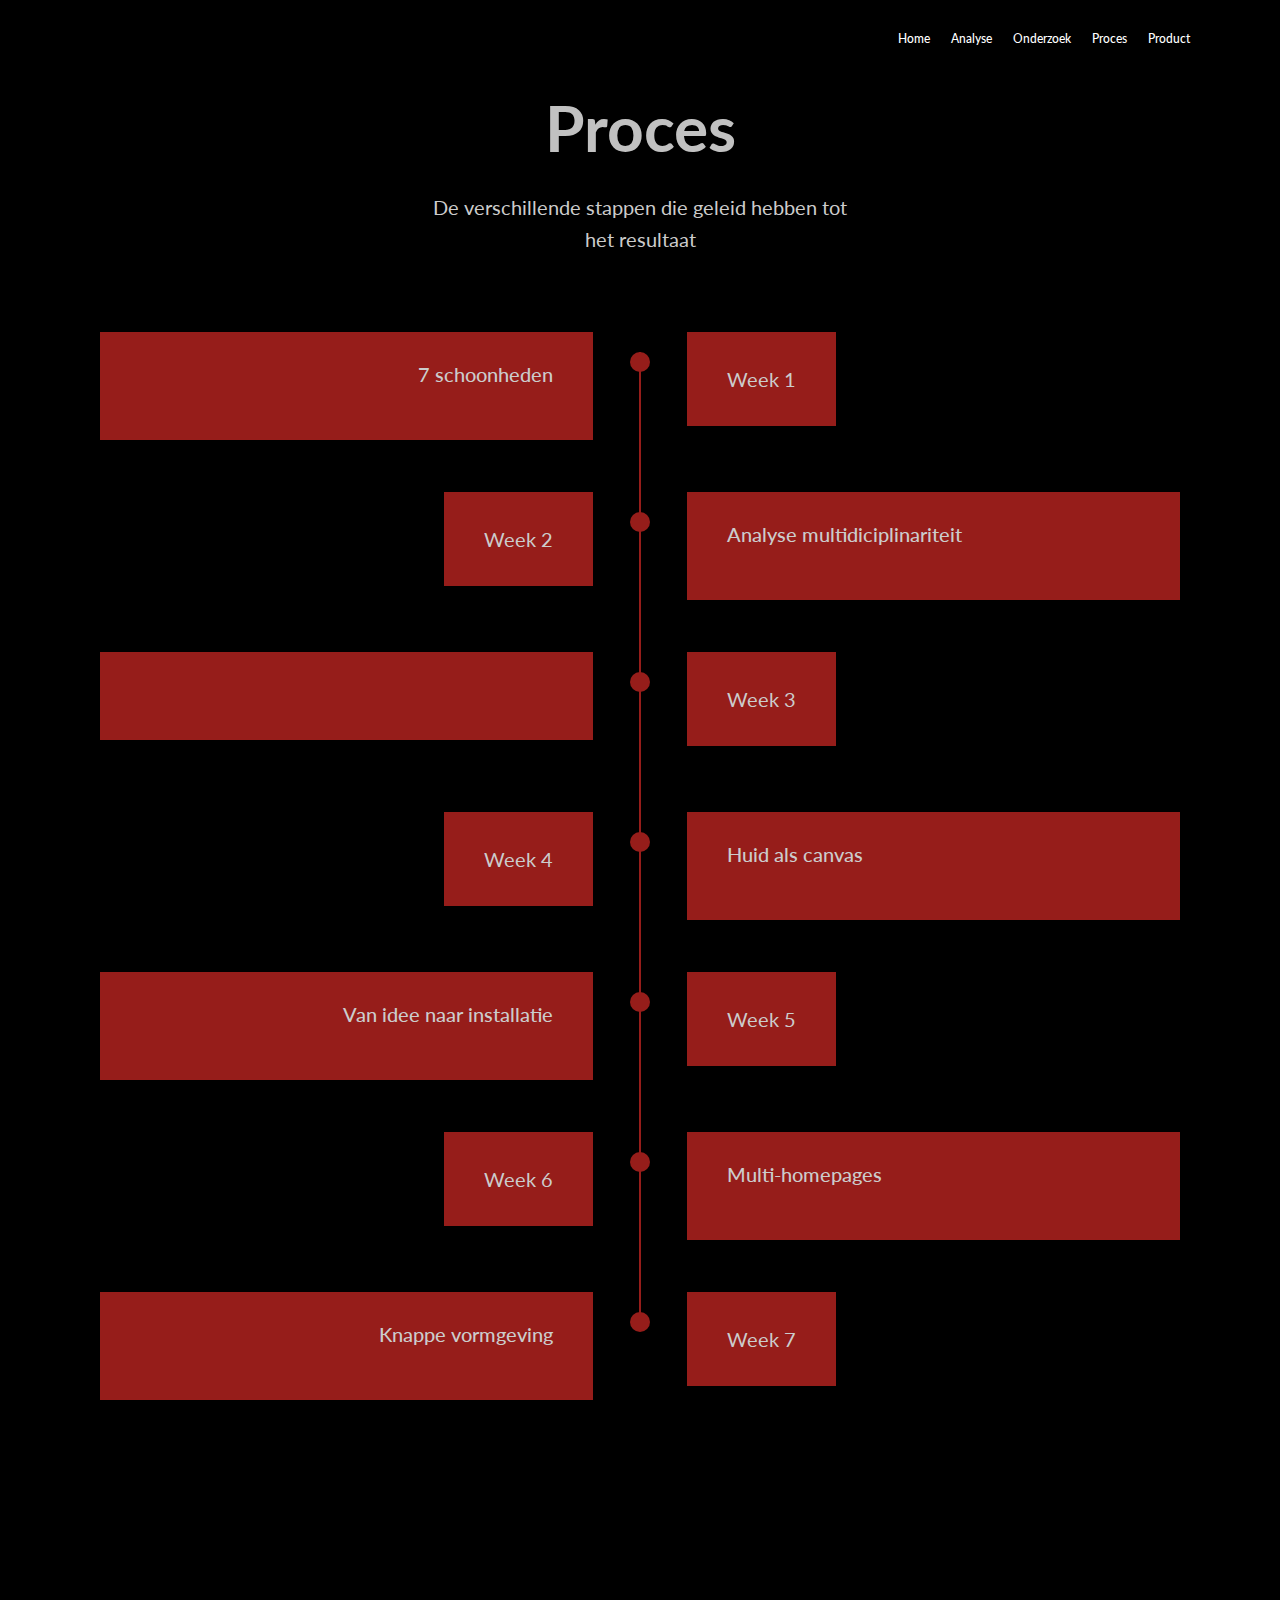
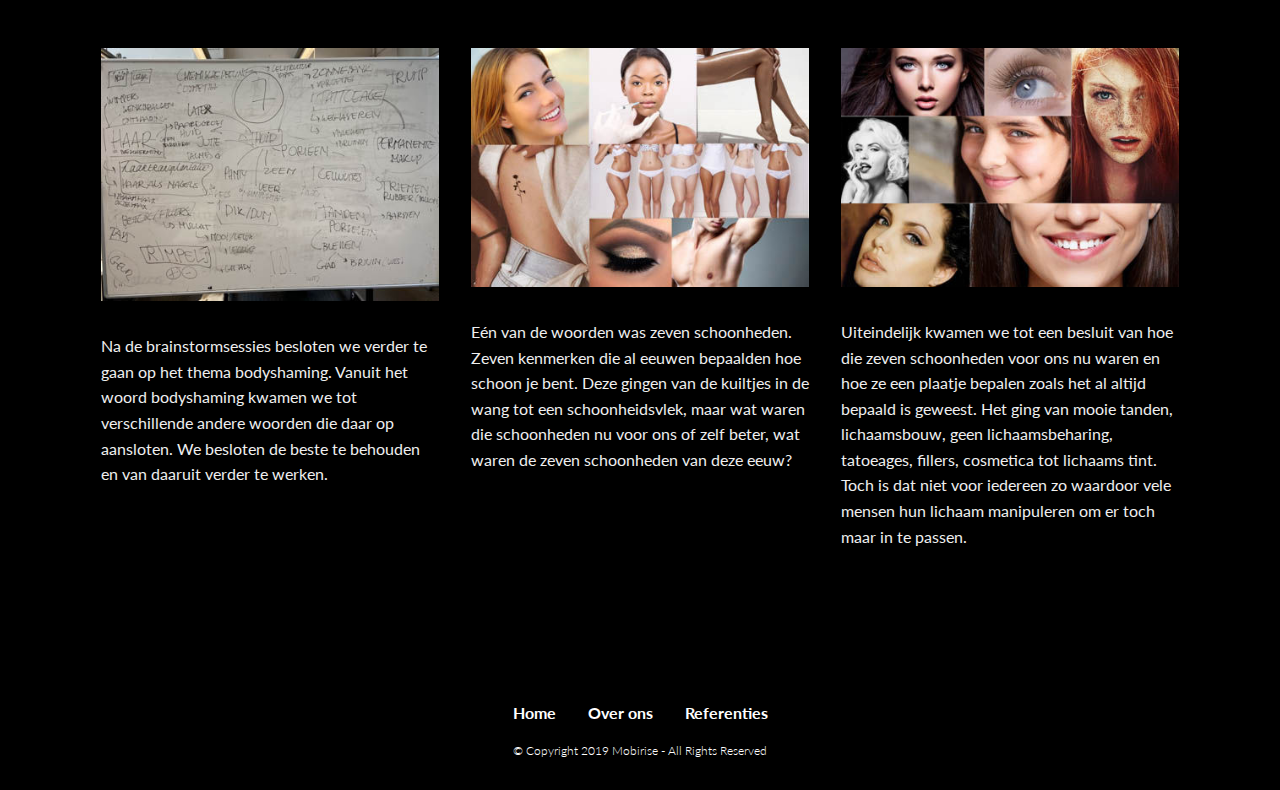
<file: page3.html>
<!DOCTYPE html>
<html  >
<head>
  <!-- Site made with Mobirise Website Builder v4.11.6, https://mobirise.com -->
  <meta charset="UTF-8">
  <meta http-equiv="X-UA-Compatible" content="IE=edge">
  <meta name="generator" content="Mobirise v4.11.6, mobirise.com">
  <meta name="viewport" content="width=device-width, initial-scale=1, minimum-scale=1">
  <link rel="shortcut icon" href="assets/images/logo2.png" type="image/x-icon">
  <meta name="description" content="Website Builder Description">
  
  <title>proces</title>
  <link rel="stylesheet" href="assets/web/assets/mobirise-icons/mobirise-icons.css">
  <link rel="stylesheet" href="assets/bootstrap/css/bootstrap.min.css">
  <link rel="stylesheet" href="assets/bootstrap/css/bootstrap-grid.min.css">
  <link rel="stylesheet" href="assets/bootstrap/css/bootstrap-reboot.min.css">
  <link rel="stylesheet" href="assets/tether/tether.min.css">
  <link rel="stylesheet" href="assets/dropdown/css/style.css">
  <link rel="stylesheet" href="assets/socicon/css/styles.css">
  <link rel="stylesheet" href="assets/theme/css/style.css">
  <link rel="preload" as="style" href="assets/mobirise/css/mbr-additional.css"><link rel="stylesheet" href="assets/mobirise/css/mbr-additional.css" type="text/css">
  
  
  
</head>
<body>
  <section class="menu cid-rKOVZMtWgb" once="menu" id="menu2-2n">

    

    <nav class="navbar navbar-expand beta-menu navbar-dropdown align-items-center navbar-toggleable-sm bg-color transparent">
        <button class="navbar-toggler navbar-toggler-right" type="button" data-toggle="collapse" data-target="#navbarSupportedContent" aria-controls="navbarSupportedContent" aria-expanded="false" aria-label="Toggle navigation">
            <div class="hamburger">
                <span></span>
                <span></span>
                <span></span>
                <span></span>
            </div>
        </button>
        <div class="menu-logo">
            <div class="navbar-brand">
                
                
            </div>
        </div>
        <div class="collapse navbar-collapse" id="navbarSupportedContent">
            <ul class="navbar-nav nav-dropdown nav-right navbar-nav-top-padding" data-app-modern-menu="true"><li class="nav-item">
                    <a class="nav-link link text-white display-4" href="index.html#header9-6" aria-expanded="false">
                        Home</a>
                </li>
                <li class="nav-item">
                    <a class="nav-link link text-white display-4" href="page.html#content4-s">
                        Analyse</a>
                </li><li class="nav-item"><a class="nav-link link text-white display-4" href="page2.html#content5-z" aria-expanded="false">
                        Onderzoek</a></li><li class="nav-item"><a class="nav-link link text-white display-4" href="page3.html#header16-1j" aria-expanded="false">Proces</a></li><li class="nav-item"><a class="nav-link link text-white display-4" href="page4.html" aria-expanded="false">Product</a></li></ul>
            
        </div>
    </nav>
</section>

<section class="engine"><a href="https://mobirise.info/p">web templates free download</a></section><section class="header1 cid-rJokk5HrPd" id="header16-1j">

    

    

    <div class="container">
        <div class="row justify-content-md-center">
            <div class="col-md-10 align-center">
                <h1 class="mbr-section-title mbr-bold pb-3 mbr-fonts-style display-1">Proces</h1>
                
                <p class="mbr-text pb-3 mbr-fonts-style display-5">De verschillende stappen die geleid hebben tot<br>het resultaat</p>
                
            </div>
        </div>
    </div>

</section>

<section class="timeline1 cid-rKZVycNWTu" id="timeline1-3w">

    

    

    <div class="container align-center">
        
        

        <div class="container timelines-container" mbri-timelines="">
            <!--1-->
            <div class="row timeline-element reverse separline">
                 <div class="timeline-date-panel col-xs-12 col-md-6  align-left">         
                    <div class="time-line-date-content">
                        <p class="mbr-timeline-date mbr-fonts-style display-5">Week 1</p>
                    </div>
                </div>
           <span class="iconBackground"></span>
            <div class="col-xs-12 col-md-6 align-right">
                <div class="timeline-text-content">
                    <h4 class="mbr-timeline-title pb-3 mbr-fonts-style display-5">7 schoonheden</h4>
                    <p class="mbr-timeline-text mbr-fonts-style display-7"></p>
                 </div>
            </div>
            </div>
            <!--2-->
            <div class="row timeline-element  separline">
                <div class="timeline-date-panel col-xs-12 col-md-6 align-right">
                    <div class="time-line-date-content">
                        <p class="mbr-timeline-date mbr-fonts-style display-5">Week 2</p>
                    </div>
                </div>
                <span class="iconBackground"></span>
                <div class="col-xs-12 col-md-6 align-left ">
                    <div class="timeline-text-content">
                        <h4 class="mbr-timeline-title pb-3 mbr-fonts-style display-5">
                            Analyse multidiciplinariteit</h4>
                        <p class="mbr-timeline-text mbr-fonts-style display-7"></p>
                    </div>
                </div>
            </div>
            <!--3-->
            <div class="row timeline-element reverse separline">
                <div class="timeline-date-panel col-xs-12 col-md-6  align-left">
                    <div class="time-line-date-content">
                        <p class="mbr-timeline-date mbr-fonts-style display-5">Week 3</p>
                    </div>
                </div>
                <span class="iconBackground"></span>
                <div class="col-xs-12 col-md-6 align-right">
                    <div class="timeline-text-content">
                        <h4 class="mbr-timeline-title pb-3 mbr-fonts-style display-5"></h4>      
                        <p class="mbr-timeline-text mbr-fonts-style display-7"></p>
                    </div>
                </div>
            </div>
            <!--4-->
            <div class="row timeline-element  separline">
                <div class="timeline-date-panel col-xs-12 col-md-6 align-right">
                    <div class="time-line-date-content">
                        <p class="mbr-timeline-date mbr-fonts-style display-5">
                            Week 4</p>
                    </div>
                </div>
                <span class="iconBackground"></span>
                <div class="col-xs-12 col-md-6 align-left ">
                    <div class="timeline-text-content">
                        <h4 class="mbr-timeline-title pb-3 mbr-fonts-style display-5">
                            Huid als canvas</h4>
                        <p class="mbr-timeline-text mbr-fonts-style display-7"></p>
                    </div>
                </div>
            </div>
            <!--5-->
            <div class="row timeline-element reverse separline">
                <div class="timeline-date-panel col-xs-12 col-md-6  align-left">
                    <div class="time-line-date-content">
                        <p class="mbr-timeline-date mbr-fonts-style display-5">
                            Week 5</p>
                    </div>
                </div>
                <span class="iconBackground"></span>
                <div class="col-xs-12 col-md-6 align-right">
                    <div class="timeline-text-content">
                        <h4 class="mbr-timeline-title pb-3 mbr-fonts-style display-5">
                            Van idee naar installatie</h4>
                        <p class="mbr-timeline-text mbr-fonts-style display-7"></p>
                    </div>
                </div>
            </div>
            <!--6-->
            <div class="row timeline-element separline">
                <div class="timeline-date-panel col-xs-12 col-md-6 align-right">
                    <div class="time-line-date-content">
                       <p class="mbr-timeline-date mbr-fonts-style display-5">
                            Week 6</p>
                    </div>
                </div>
                <span class="iconBackground"></span>
                <div class="col-xs-12 col-md-6 align-left ">
                    <div class="timeline-text-content">
                        <h4 class="mbr-timeline-title pb-3 mbr-fonts-style display-5">
                            Multi-homepages
                        </h4>
                        <p class="mbr-timeline-text mbr-fonts-style display-7"></p>
                    </div>
                </div>
            </div>
            <!--7-->
            <div class="row timeline-element reverse">
                <div class="timeline-date-panel col-xs-12 col-md-6  align-left">
                    <div class="time-line-date-content">
                        <p class="mbr-timeline-date mbr-fonts-style display-5">
                           Week 7</p>
                    </div>
                </div>
                <span class="iconBackground"></span>
                <div class="col-xs-12 col-md-6 align-right">
                    <div class="timeline-text-content">
                        <h4 class="mbr-timeline-title pb-3 mbr-fonts-style display-5">
                            Knappe vormgeving
                        </h4>
                        <p class="mbr-timeline-text mbr-fonts-style display-7"></p>
                    </div>
                </div>
            </div>
            <!--8-->
            
            <!--9-->
            
            <!--10-->
            
            <!--11-->
            
            <!--12-->
            
        </div>
    </div>
</section>

<section class="features2 cid-rLQtcGbxMX" id="features2-4w">

    

    
    
    <div class="container">
        <div class="media-container-row">
            <div class="card p-3 col-12 col-md-6 col-lg-4">
                <div class="card-wrapper">
                    <div class="card-img">
                        <img src="assets/images/img-223-400x300.jpg" alt="Mobirise" title="">
                    </div>
                    <div class="card-box">
                        
                        <p class="mbr-text mbr-fonts-style display-7">Na de brainstormsessies besloten we verder te gaan op het thema bodyshaming. Vanuit het woord bodyshaming kwamen we tot verschillende andere woorden die daar op aansloten. We besloten de beste te behouden en van daaruit verder te werken.</p>
                    </div>
                </div>
            </div>

            <div class="card p-3 col-12 col-md-6 col-lg-4">
                <div class="card-wrapper">
                    <div class="card-img">
                        <img src="assets/images/afbeelding-7-schoonheden-nu-400x283.jpg" alt="Mobirise" title="">
                    </div>
                    <div class="card-box ">
                        
                        <p class="mbr-text mbr-fonts-style display-7">Eén van de woorden was zeven schoonheden. Zeven kenmerken die al eeuwen bepaalden hoe schoon je bent. Deze gingen van de kuiltjes in de wang tot een schoonheidsvlek, maar wat waren die schoonheden nu voor ons of zelf beter, wat waren de zeven schoonheden van deze eeuw?</p>
                    </div>
                </div>
            </div>

            <div class="card p-3 col-12 col-md-6 col-lg-4">
                <div class="card-wrapper">
                    <div class="card-img">
                        <img src="assets/images/afbeelding-7-schoonheden-vroeger-400x283.jpg" alt="Mobirise" title="">
                    </div>
                    <div class="card-box">
                        
                        <p class="mbr-text mbr-fonts-style display-7">Uiteindelijk kwamen we tot een besluit van hoe die zeven schoonheden voor ons nu waren en hoe ze een plaatje bepalen zoals het al altijd bepaald is geweest. Het ging van mooie tanden, lichaamsbouw, geen lichaamsbeharing, tatoeages, fillers, cosmetica tot lichaams tint. Toch is dat niet voor iedereen zo waardoor vele mensen hun lichaam manipuleren om er toch maar in te passen.</p>
                    </div>
                </div>
            </div>

            
        </div>
    </div>
</section>

<section once="footers" class="cid-rKUig1oEIN" id="footer7-34">

    

    

    <div class="container">
        <div class="media-container-row align-center mbr-white">
            <div class="row row-links">
                <ul class="foot-menu">
                    
                    
                    
                    
                    
                <li class="foot-menu-item mbr-fonts-style display-7"><a class="text-white mbr-bold" href="index.html">Home</a></li><li class="foot-menu-item mbr-fonts-style display-7"><a class="text-white mbr-bold" href="index.html#content4-d">Over ons</a></li><li class="foot-menu-item mbr-fonts-style display-7"><a class="text-white mbr-bold" href="page5.html">Referenties</a></li></ul>
            </div>
            
            <div class="row row-copirayt">
                <p class="mbr-text mb-0 mbr-fonts-style mbr-white align-center display-4">
                    © Copyright 2019 Mobirise - All Rights Reserved
                </p>
            </div>
        </div>
    </div>
</section>


  <script src="assets/web/assets/jquery/jquery.min.js"></script>
  <script src="assets/popper/popper.min.js"></script>
  <script src="assets/bootstrap/js/bootstrap.min.js"></script>
  <script src="assets/tether/tether.min.js"></script>
  <script src="assets/smoothscroll/smooth-scroll.js"></script>
  <script src="assets/dropdown/js/nav-dropdown.js"></script>
  <script src="assets/dropdown/js/navbar-dropdown.js"></script>
  <script src="assets/touchswipe/jquery.touch-swipe.min.js"></script>
  <script src="assets/theme/js/script.js"></script>
  
  
 <div id="scrollToTop" class="scrollToTop mbr-arrow-up"><a style="text-align: center;"><i class="mbr-arrow-up-icon mbr-arrow-up-icon-cm cm-icon cm-icon-smallarrow-up"></i></a></div>
  </body>
</html>
</file>
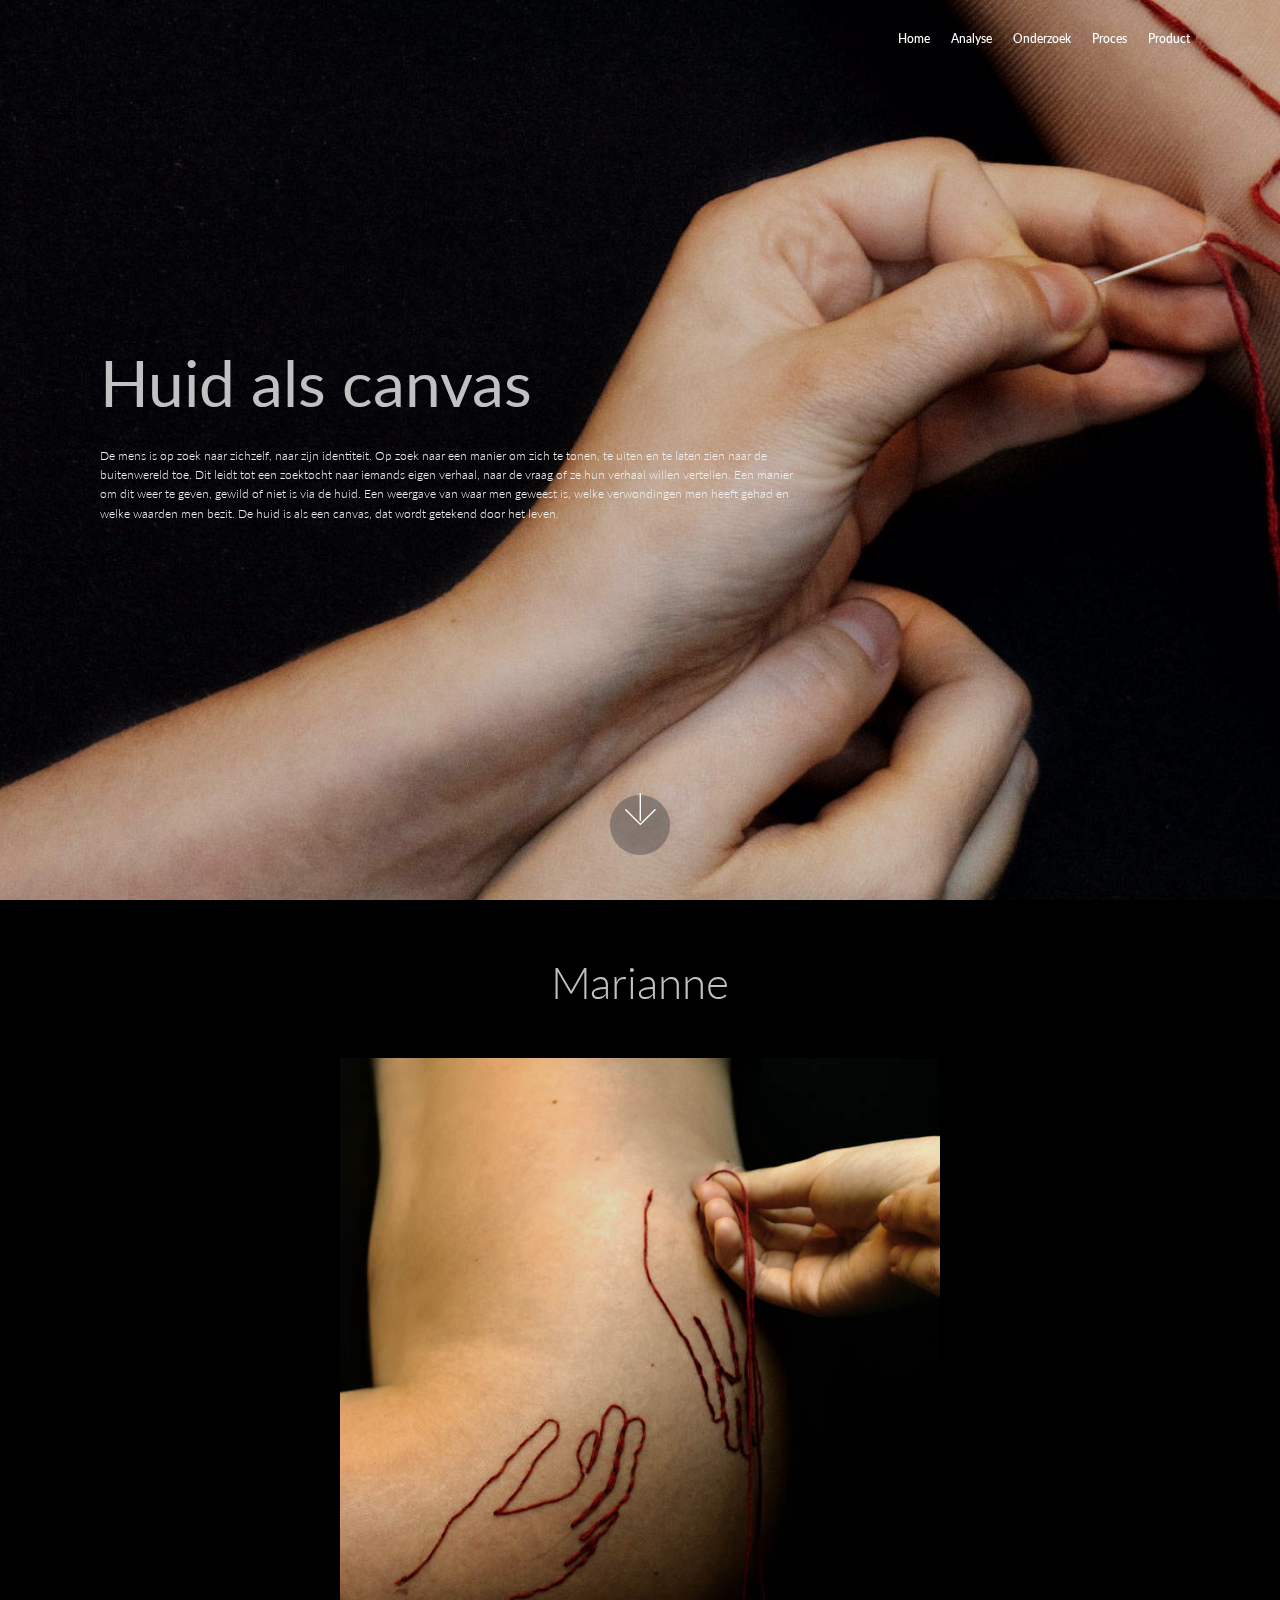
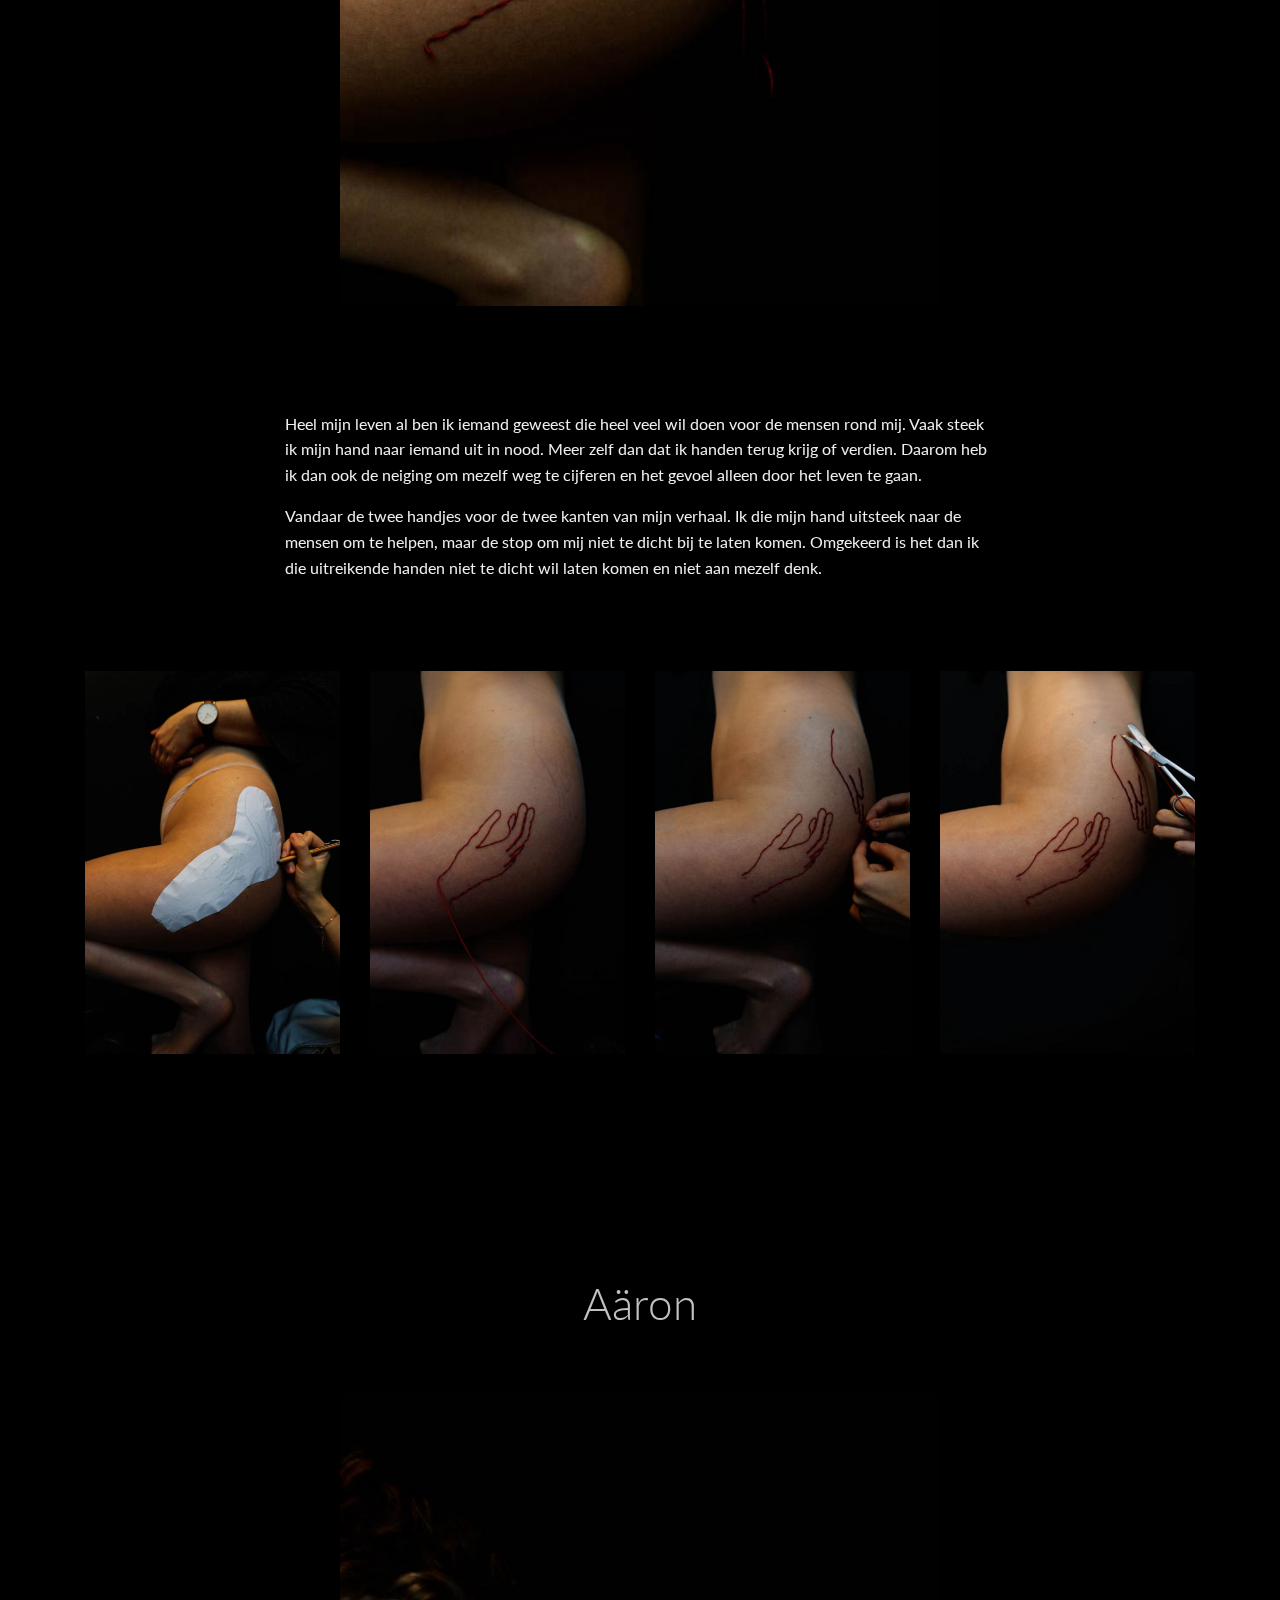
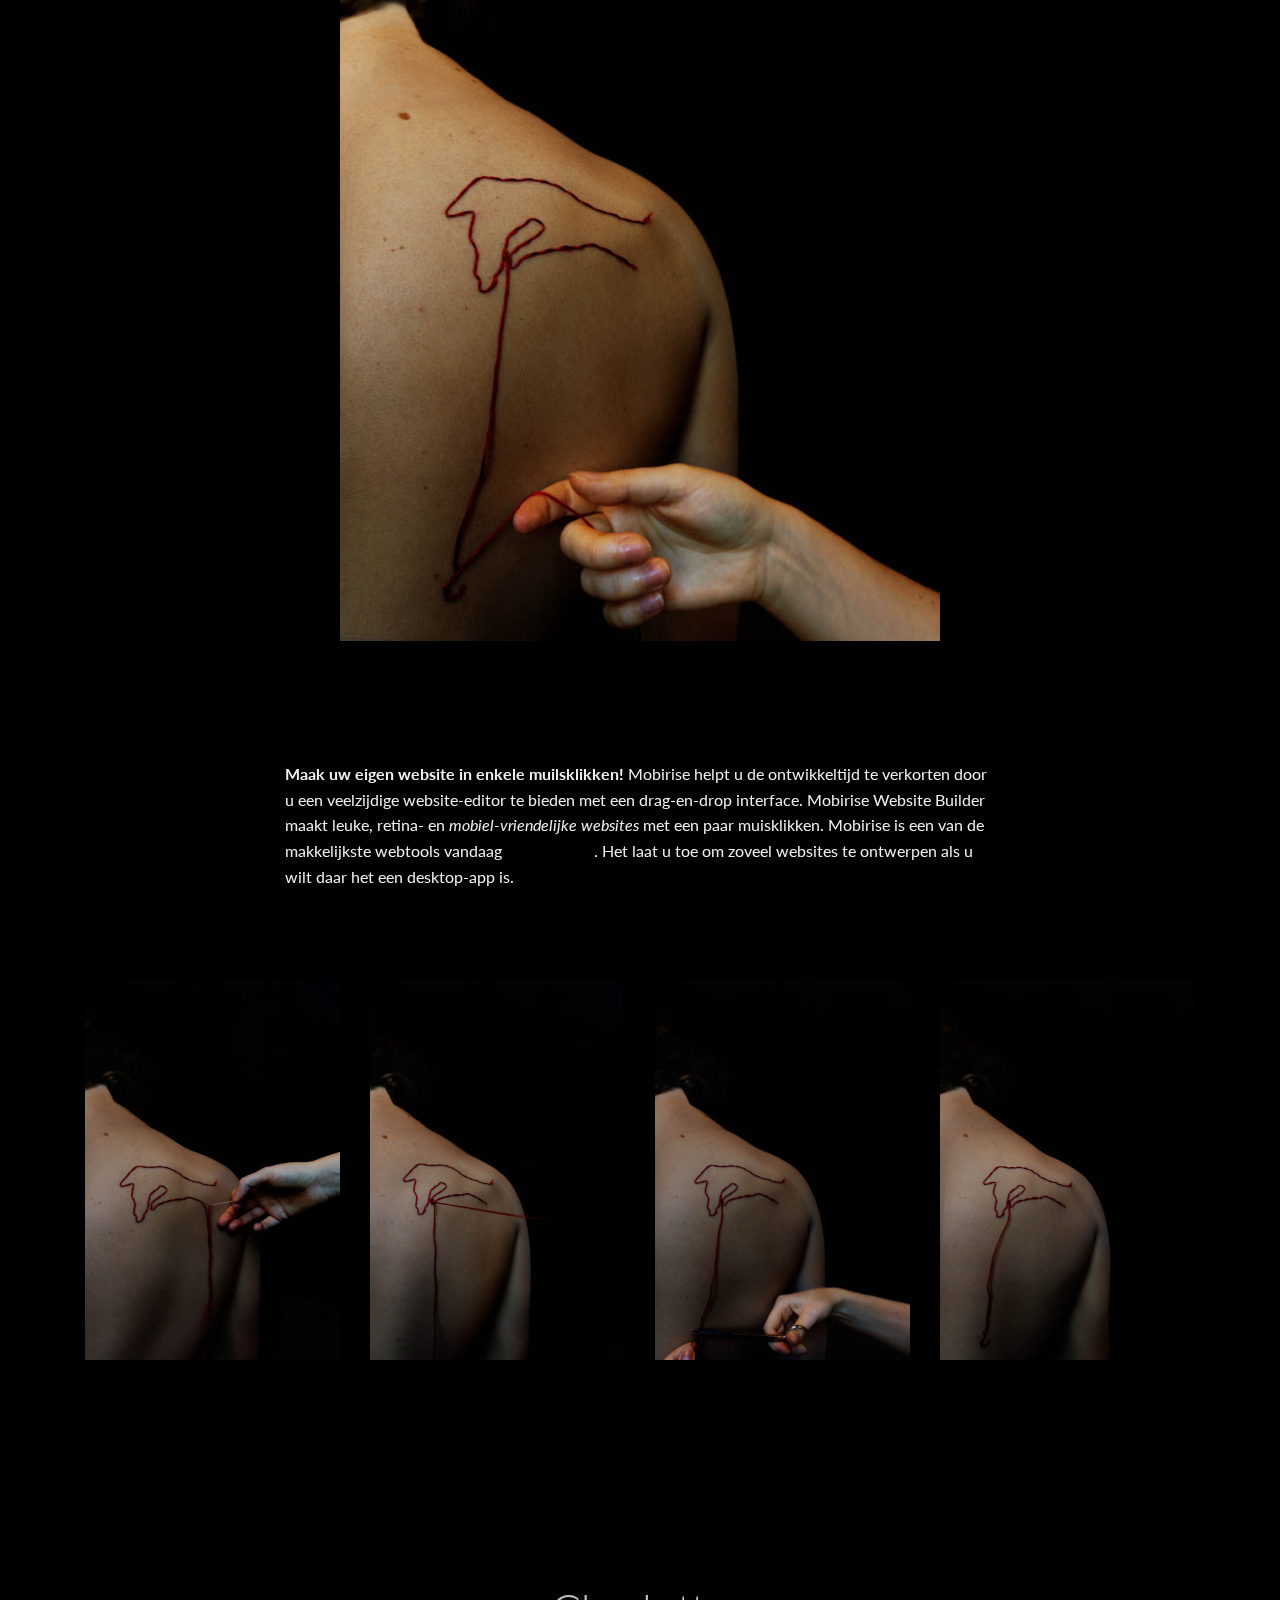
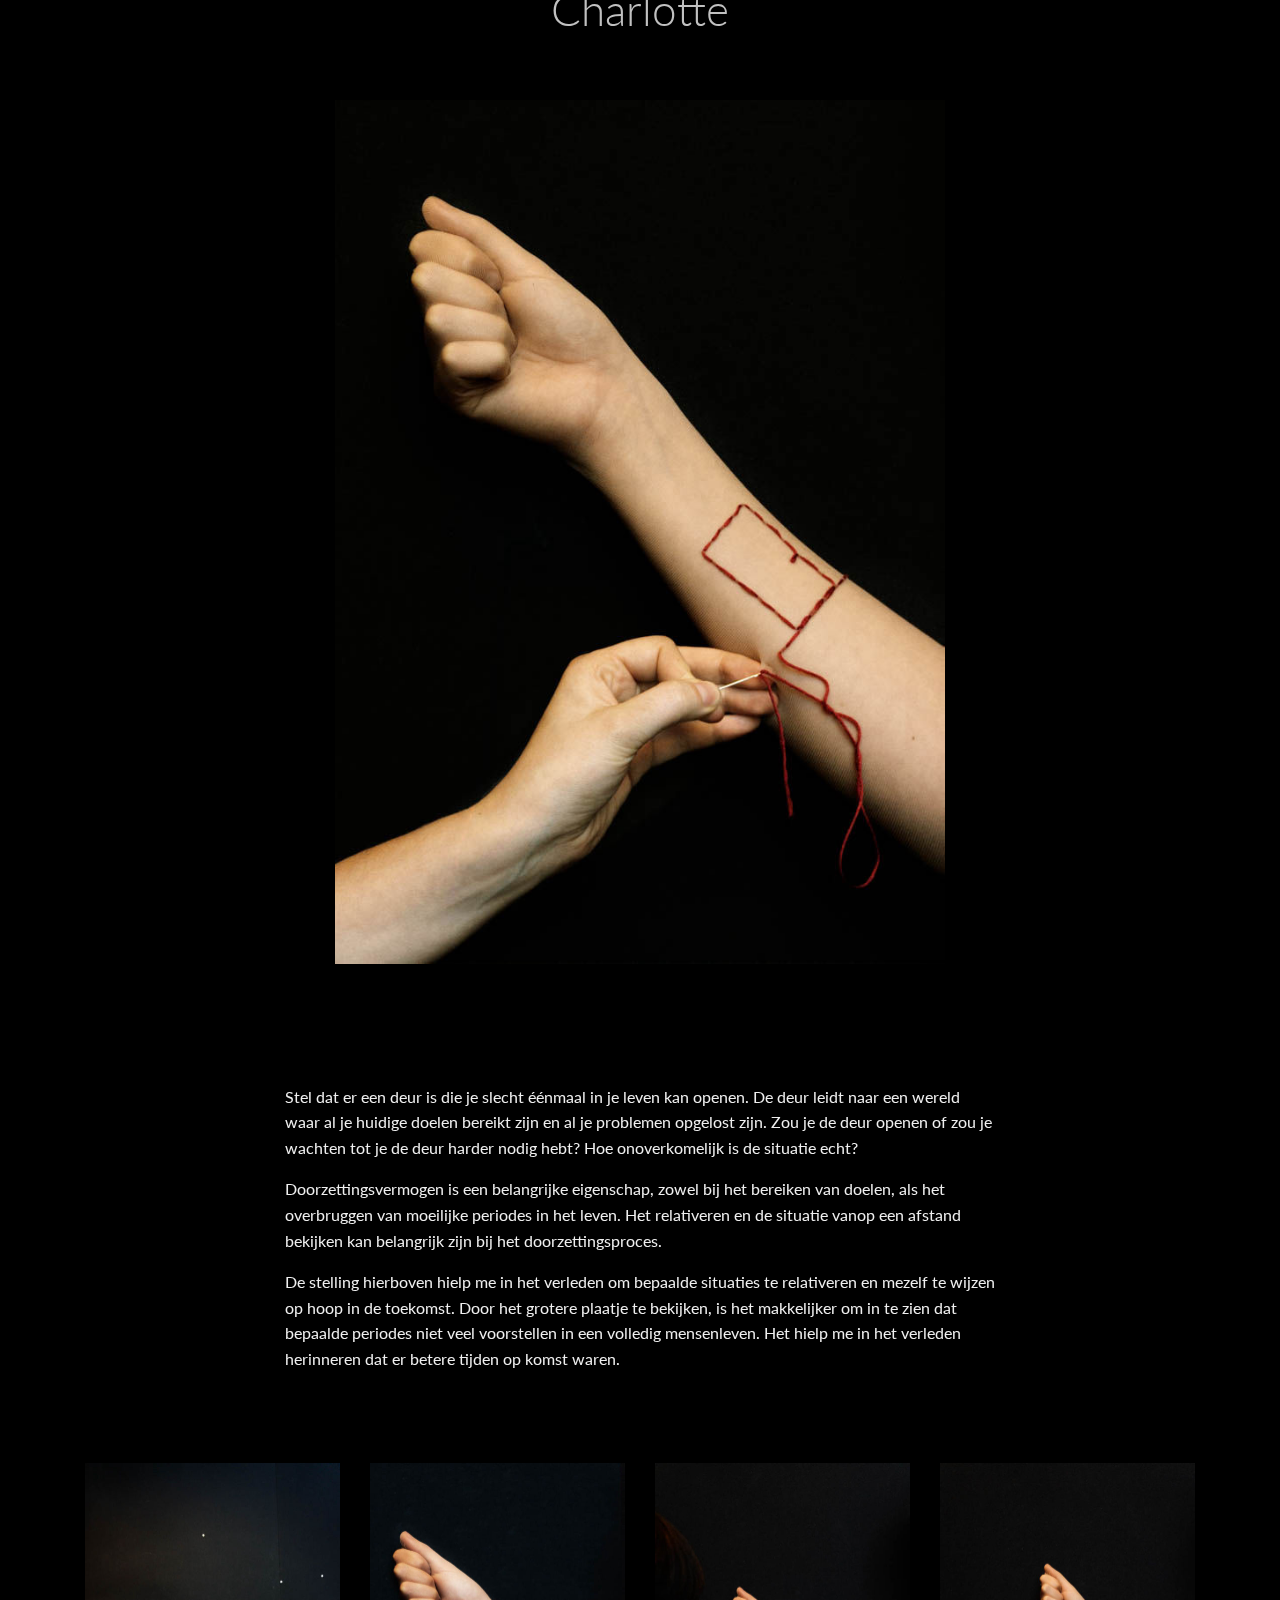
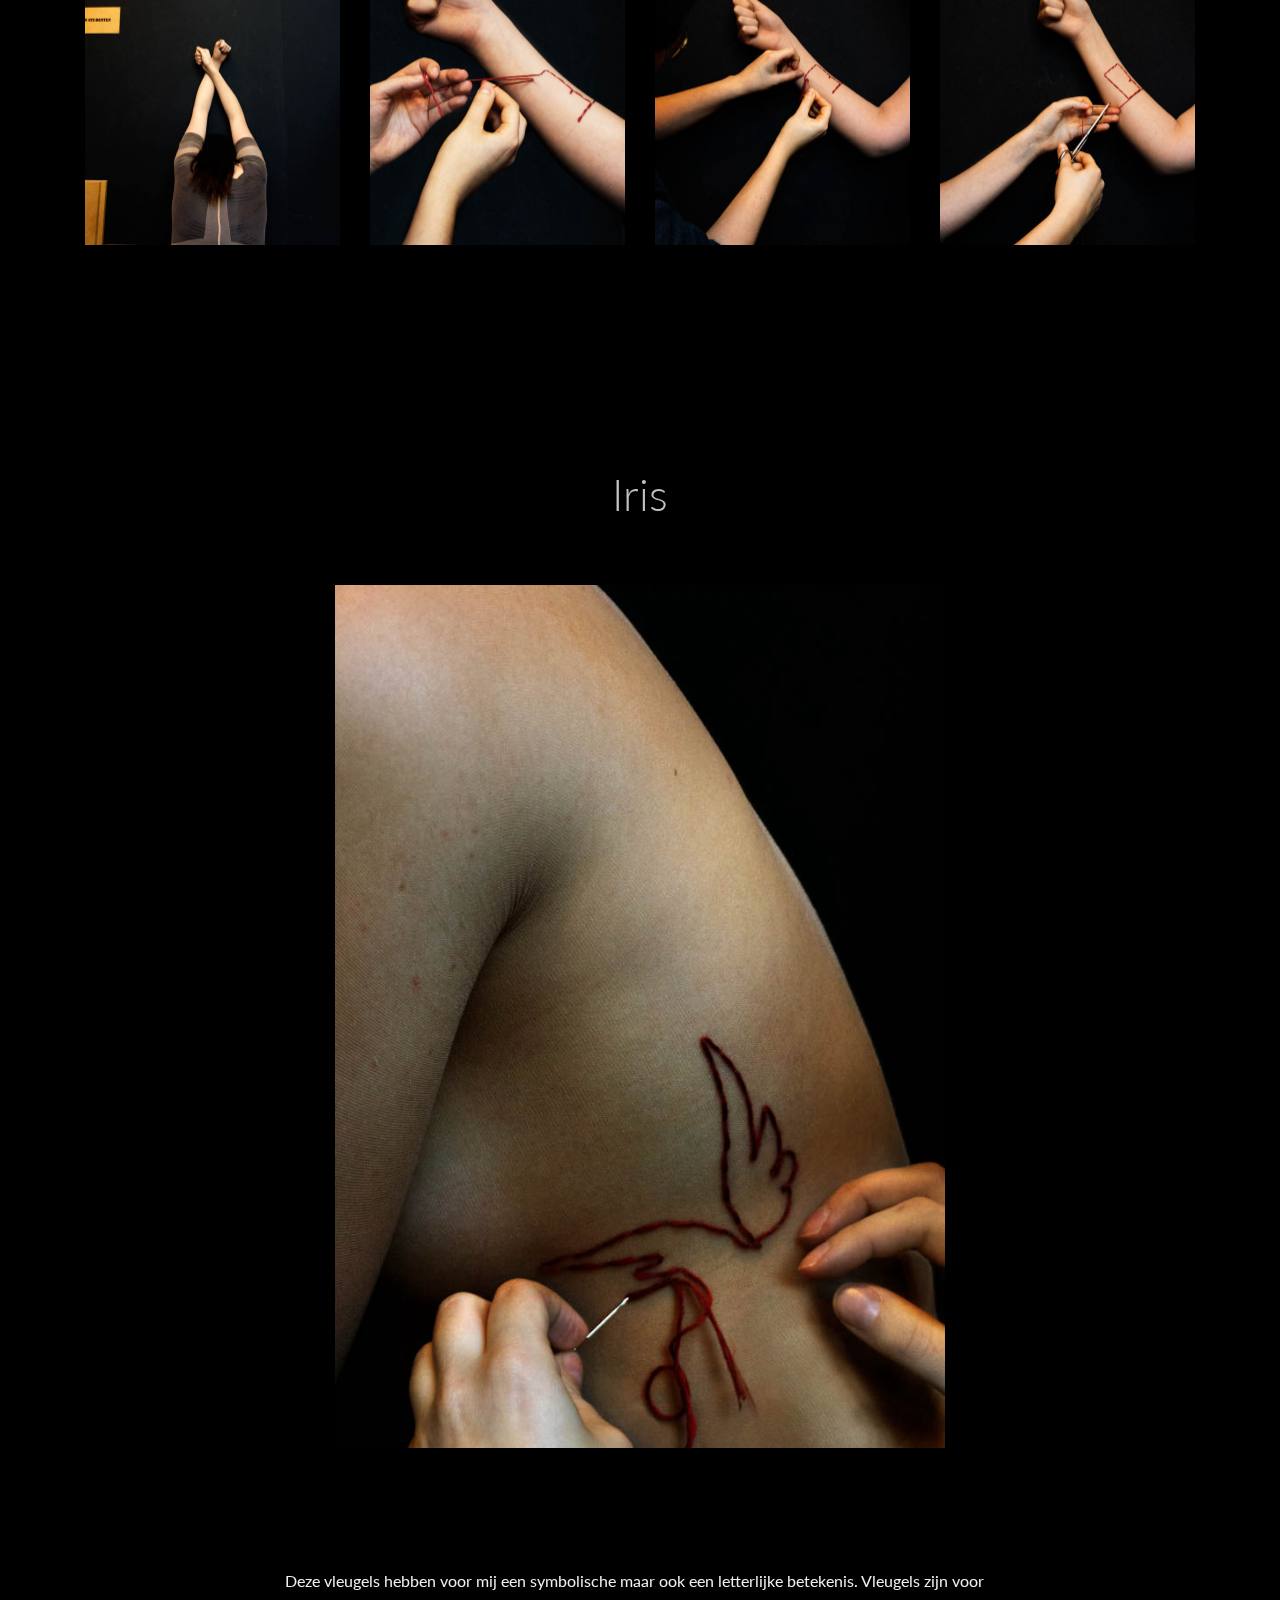
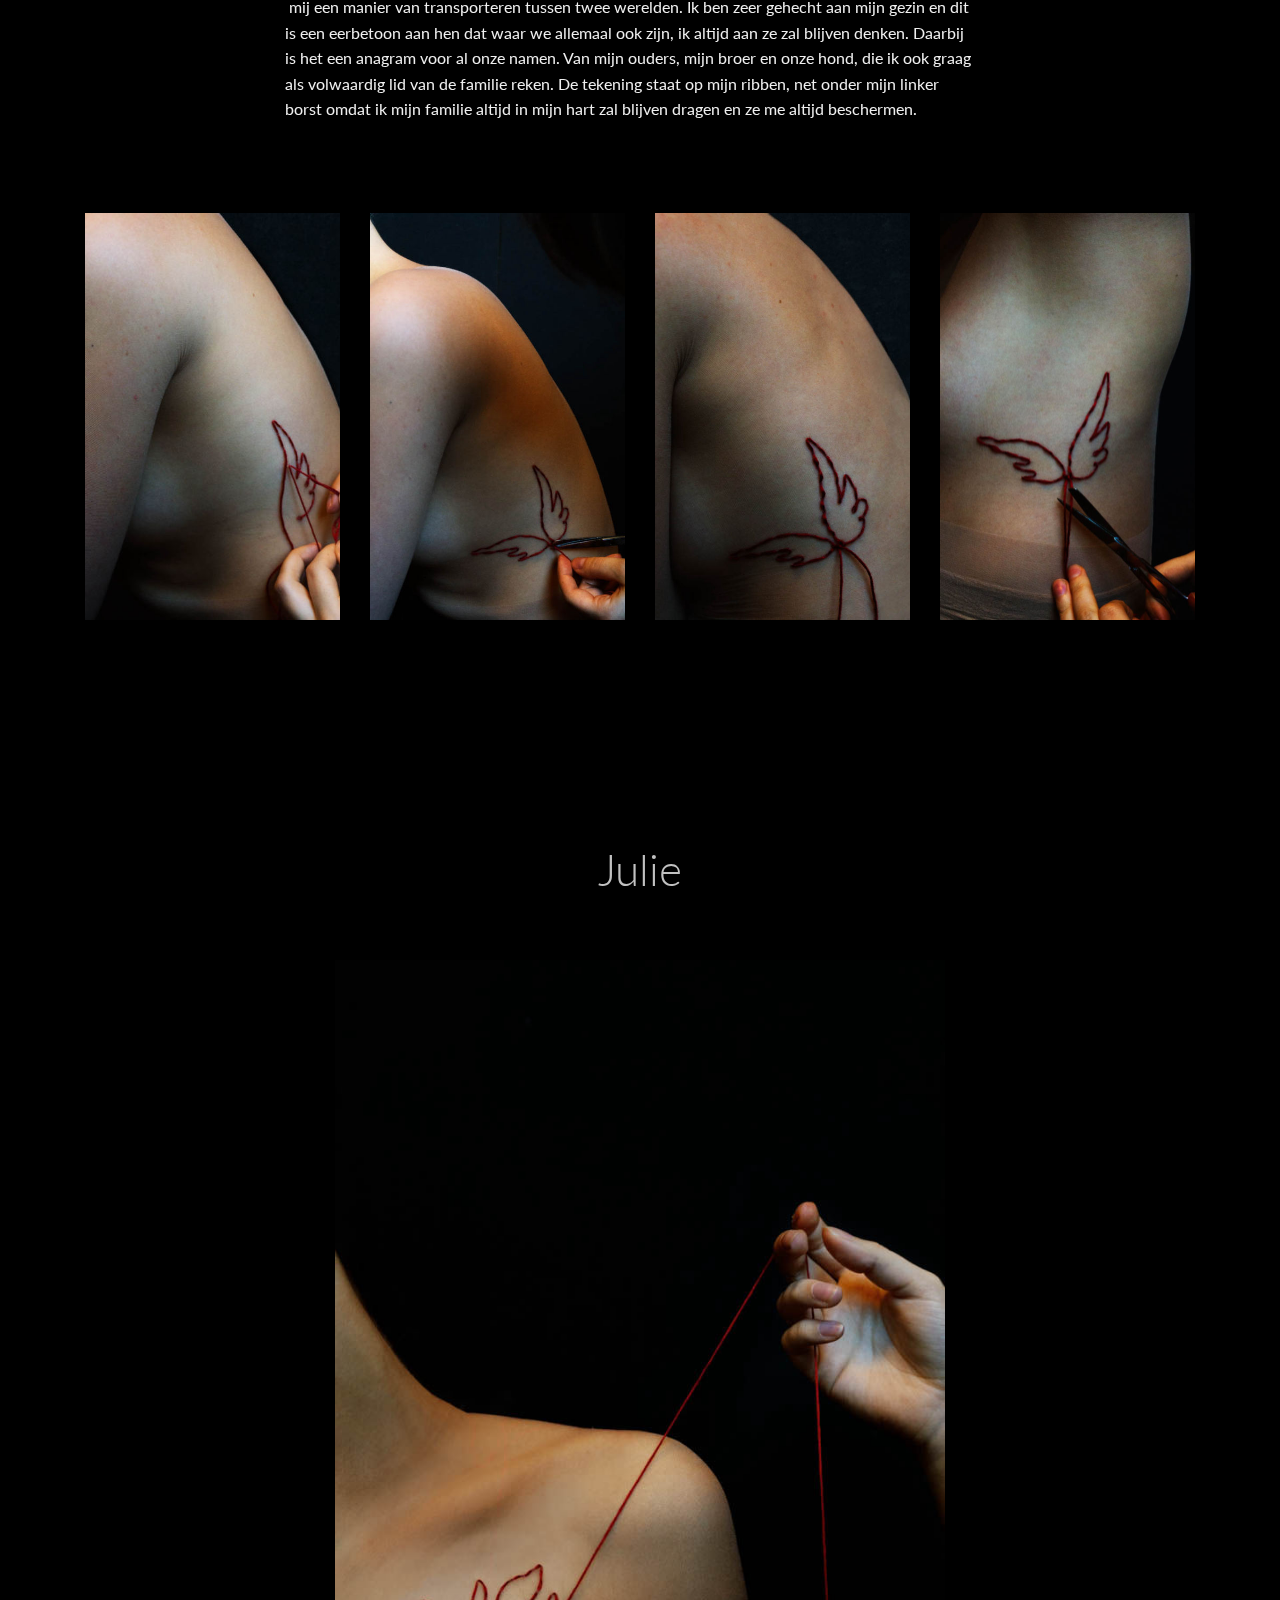
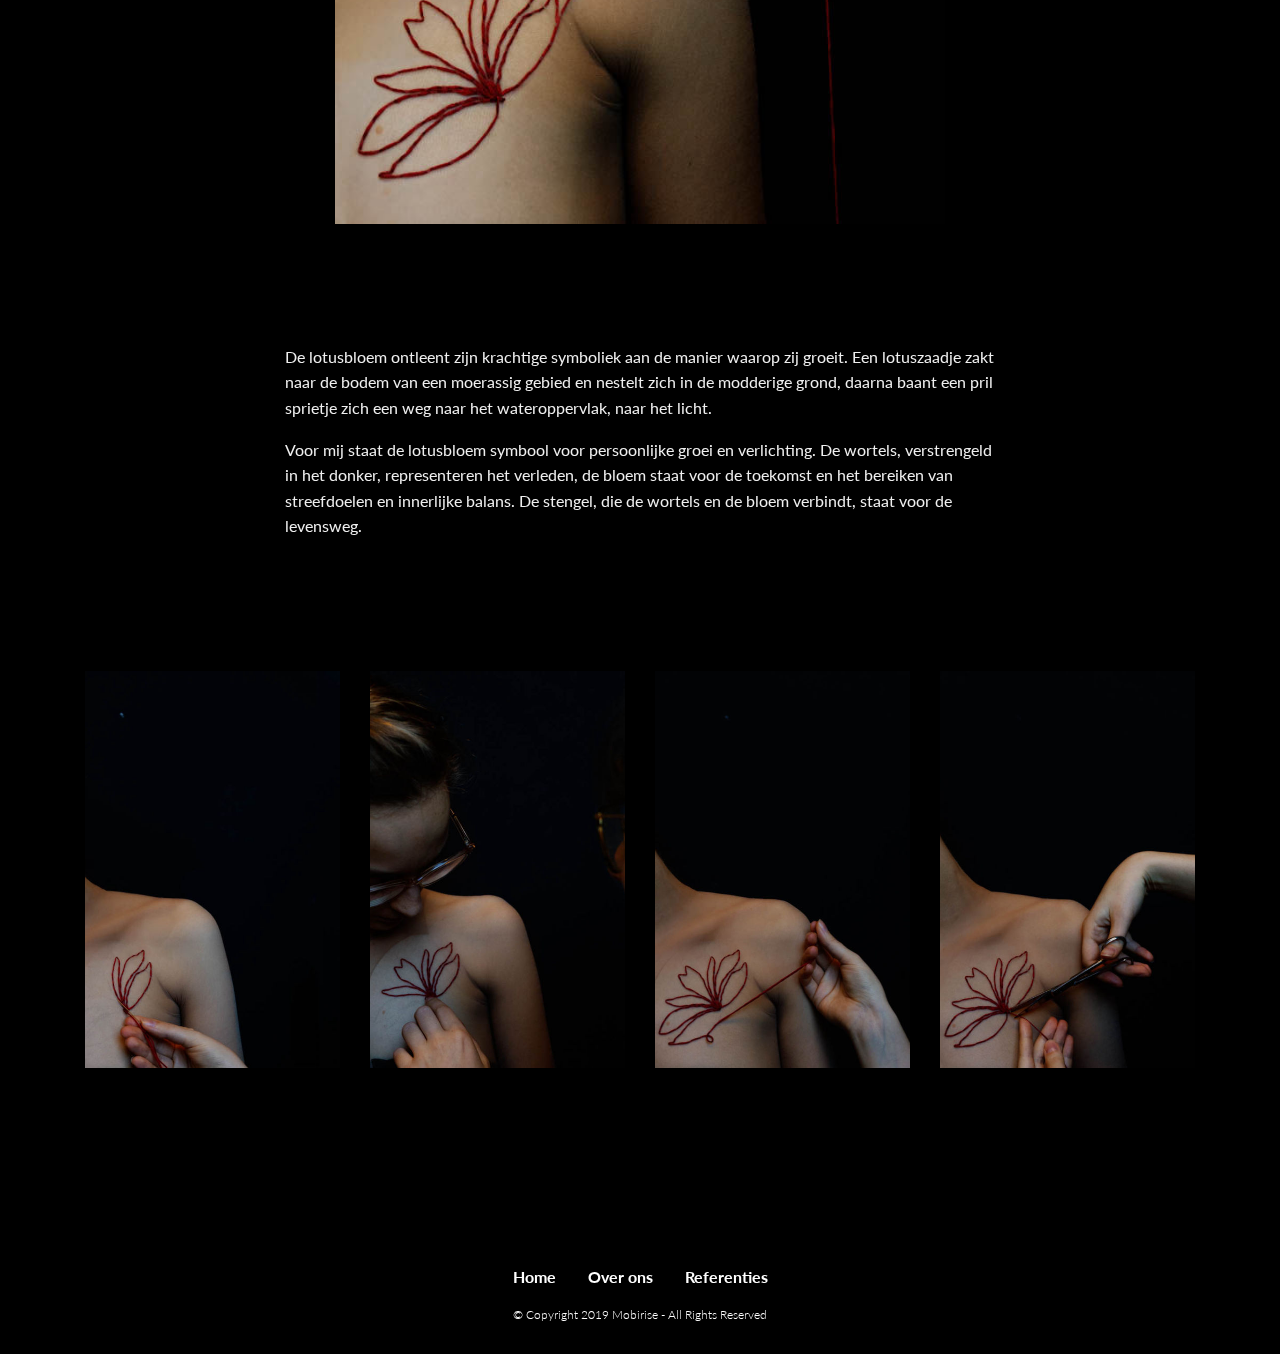
<file: page4.html>
<!DOCTYPE html>
<html  >
<head>
  <!-- Site made with Mobirise Website Builder v4.11.6, https://mobirise.com -->
  <meta charset="UTF-8">
  <meta http-equiv="X-UA-Compatible" content="IE=edge">
  <meta name="generator" content="Mobirise v4.11.6, mobirise.com">
  <meta name="viewport" content="width=device-width, initial-scale=1, minimum-scale=1">
  <link rel="shortcut icon" href="assets/images/logo2.png" type="image/x-icon">
  <meta name="description" content="Website Creator Description">
  
  <title>product</title>
  <link rel="stylesheet" href="assets/web/assets/mobirise-icons/mobirise-icons.css">
  <link rel="stylesheet" href="assets/bootstrap/css/bootstrap.min.css">
  <link rel="stylesheet" href="assets/bootstrap/css/bootstrap-grid.min.css">
  <link rel="stylesheet" href="assets/bootstrap/css/bootstrap-reboot.min.css">
  <link rel="stylesheet" href="assets/socicon/css/styles.css">
  <link rel="stylesheet" href="assets/tether/tether.min.css">
  <link rel="stylesheet" href="assets/dropdown/css/style.css">
  <link rel="stylesheet" href="assets/theme/css/style.css">
  <link rel="preload" as="style" href="assets/mobirise/css/mbr-additional.css"><link rel="stylesheet" href="assets/mobirise/css/mbr-additional.css" type="text/css">
  
  
  
</head>
<body>
  <section class="menu cid-rKOVZMtWgb" once="menu" id="menu2-2n">

    

    <nav class="navbar navbar-expand beta-menu navbar-dropdown align-items-center navbar-toggleable-sm bg-color transparent">
        <button class="navbar-toggler navbar-toggler-right" type="button" data-toggle="collapse" data-target="#navbarSupportedContent" aria-controls="navbarSupportedContent" aria-expanded="false" aria-label="Toggle navigation">
            <div class="hamburger">
                <span></span>
                <span></span>
                <span></span>
                <span></span>
            </div>
        </button>
        <div class="menu-logo">
            <div class="navbar-brand">
                
                
            </div>
        </div>
        <div class="collapse navbar-collapse" id="navbarSupportedContent">
            <ul class="navbar-nav nav-dropdown nav-right navbar-nav-top-padding" data-app-modern-menu="true"><li class="nav-item">
                    <a class="nav-link link text-white display-4" href="index.html#header9-6" aria-expanded="false">
                        Home</a>
                </li>
                <li class="nav-item">
                    <a class="nav-link link text-white display-4" href="page.html#content4-s">
                        Analyse</a>
                </li><li class="nav-item"><a class="nav-link link text-white display-4" href="page2.html#content5-z" aria-expanded="false">
                        Onderzoek</a></li><li class="nav-item"><a class="nav-link link text-white display-4" href="page3.html#header16-1j" aria-expanded="false">Proces</a></li><li class="nav-item"><a class="nav-link link text-white display-4" href="page4.html" aria-expanded="false">Product</a></li></ul>
            
        </div>
    </nav>
</section>

<section class="engine"><a href="https://mobirise.info/k">how to develop your own website</a></section><section class="header9 cid-rMlaSSuNSl mbr-fullscreen mbr-parallax-background" id="header9-4z">

    

    <div class="mbr-overlay" style="opacity: 0.2; background-color: rgb(0, 0, 0);">
    </div>

    <div class="container">
        <div class="media-container-column mbr-white col-lg-8 col-md-10">
            <h1 class="mbr-section-title align-left mbr-bold pb-3 mbr-fonts-style display-1"><span style="font-weight: normal;">Huid als canvas</span></h1>
            
            <p class="mbr-text align-left pb-3 mbr-fonts-style display-4">
                De mens is op zoek naar zichzelf, naar zijn identiteit. Op zoek naar een manier om zich te tonen, te uiten en te laten zien naar de buitenwereld toe. Dit leidt tot een zoektocht naar&nbsp;iemands eigen verhaal, naar de vraag of ze hun verhaal willen vertellen. Een manier om dit weer te geven, gewild of niet is via de huid. Een weergave van waar men geweest is, welke&nbsp;verwondingen men heeft gehad en welke waarden men bezit. De huid is als een canvas, dat wordt getekend door het leven.
            </p>
            
        </div>
    </div>

    <div class="mbr-arrow hidden-sm-down" aria-hidden="true">
        <a href="#next">
            <i class="mbri-down mbr-iconfont"></i>
        </a>
    </div>
</section>

<section class="mbr-section content4 cid-rLbfkGR8Kh" id="content4-4q">

    

    <div class="container">
        <div class="media-container-row">
            <div class="title col-12 col-md-8">
                <h2 class="align-center pb-3 mbr-fonts-style display-2">
                    Marianne</h2>
                
                
            </div>
        </div>
    </div>
</section>

<section class="cid-rLb19viRtb" id="image1-4j">

    

    <figure class="mbr-figure container">
        <div class="image-block" style="width: 54%;">
            <img src="assets/images/mariannefinaal-693x980.jpg" width="1400" alt="Mobirise" title="">
            
        </div>
    </figure>
</section>

<section class="mbr-section article content1 cid-rLaV5KVLvM" id="content1-49">
    
     

    <div class="container">
        <div class="media-container-row">
            <div class="mbr-text col-12 mbr-fonts-style display-7 col-md-8"><p>Heel mijn leven al ben ik iemand geweest die heel veel wil doen voor de mensen rond mij. Vaak steek ik mijn hand naar iemand uit in nood. Meer zelf dan dat ik handen terug krijg of verdien. Daarom heb ik dan ook de neiging om mezelf weg te cijferen en het gevoel alleen door het leven te gaan. 
</p><p>Vandaar de twee handjes voor de twee kanten van mijn verhaal. Ik die mijn hand uitsteek naar de mensen om te helpen, maar de stop om mij niet te dicht bij te laten komen. Omgekeerd is het dan ik die uitreikende handen niet te dicht wil laten komen en niet aan mezelf denk.
</p></div>
        </div>
    </div>
</section>

<section class="mbr-gallery gallery5 cid-rLQzGcmSPj" id="gallery5-4x">

    

    

    <div class="container">
        
        
        <div class="row" id="gallery" data-toggle="modal" data-target="#carouselModal">
            
            <div class="col-sm-6 col-md-4 col-lg-3 item gallery-image">
                <div class="item-wrapper">
                    <img class="w-100" src="assets/images/dsc01333-510x765.jpg" alt="" data-target="#mbrCarousel" data-slide-to="1" title="">
                </div>
            </div><div class="col-sm-6 col-md-4 col-lg-3 item gallery-image">
                <div class="item-wrapper">
                    <img class="w-100" src="assets/images/dsc01440-510x607.jpg" alt="" data-target="#mbrCarousel" data-slide-to="0" title="">
                </div>
            </div>
            <div class="col-sm-6 col-md-4 col-lg-3 item gallery-image">
                <div class="item-wrapper">
                    <img class="w-100" src="assets/images/dsc01570-510x605.jpg" alt="" data-target="#mbrCarousel" data-slide-to="2" title="">
                </div>
            </div>
            <div class="col-sm-6 col-md-4 col-lg-3 item gallery-image">
                <div class="item-wrapper">
                    <img class="w-100" src="assets/images/dsc01628-510x622.jpg" alt="" data-target="#mbrCarousel" data-slide-to="3" title="">
                </div>
            </div>
        </div>

        <div class="modal mbr-slider fade" id="carouselModal" tabindex="-1" role="dialog" aria-hidden="true">
            <div class="modal-dialog" role="document">
                <div class="modal-content">
                    <div class="modal-body">
                        <div id="mbrCarousel" class="carousel slide" data-ride="carousel">
                            <div class="carousel-inner">
                                <div class="carousel-item active">
                                    <img class="d-block w-100" src="assets/images/background1.jpg" alt="">
                                </div>
                                <div class="carousel-item">
                                    <img class="d-block w-100" src="assets/images/background2.jpg" alt="">
                                </div>
                                <div class="carousel-item">
                                    <img class="d-block w-100" src="assets/images/background3.jpg" alt="">
                                </div>
                                <div class="carousel-item">
                                    <img class="d-block w-100" src="assets/images/background4.jpg" alt="">
                                </div>
                            </div>
                            <ol class="carousel-indicators">
                                <li data-target="#mbrCarousel" data-slide-to="0" class="active"></li>
                                <li data-target="#mbrCarousel" data-slide-to="1"></li>
                                <li data-target="#mbrCarousel" data-slide-to="2"></li>
                                <li data-target="#mbrCarousel" data-slide-to="3"></li>
                            </ol>
                            <a role="button" href="" class="close" data-dismiss="modal" aria-label="Close">
                            </a>
                            <a class="carousel-control-prev carousel-control" href="#mbrCarousel" role="button" data-slide="prev">
                                <span class="mbri-left mbr-iconfont" aria-hidden="true"></span>
                                <span class="sr-only">Vorige</span>
                            </a>
                            <a class="carousel-control-next carousel-control" href="#mbrCarousel" role="button" data-slide="next">
                                <span class="mbri-right mbr-iconfont" aria-hidden="true"></span>
                                <span class="sr-only">Volgende</span>
                            </a>
                        </div>
                    </div>
                </div>
            </div>
        </div>
    </div>
</section>

<section class="mbr-section content4 cid-rLbfjDeLcQ" id="content4-4p">

    

    <div class="container">
        <div class="media-container-row">
            <div class="title col-12 col-md-8">
                <h2 class="align-center pb-3 mbr-fonts-style display-2">
                    Aäron</h2>
                
                
            </div>
        </div>
    </div>
</section>

<section class="cid-rLb0FMd2TG" id="image1-4d">

    

    <figure class="mbr-figure container">
        <div class="image-block" style="width: 54%;">
            <img src="assets/images/aaronfinaal-693x980.jpg" width="1400" alt="Mobirise" title="">
            
        </div>
    </figure>
</section>

<section class="mbr-section article content1 cid-rLb0HzqKd3" id="content1-4e">
    
     

    <div class="container">
        <div class="media-container-row">
            <div class="mbr-text col-12 mbr-fonts-style display-7 col-md-8"><p>
                <strong> Maak uw eigen website in enkele muilsklikken!</strong> Mobirise helpt u de ontwikkeltijd te verkorten door u een veelzijdige website-editor te bieden met een drag-en-drop interface. Mobirise Website Builder maakt leuke, retina- en <em>mobiel-vriendelijke websites</em> met een paar muisklikken. Mobirise is een van de makkelijkste webtools vandaag <a href="https://mobirise.co/">beschikbaar</a> . Het laat u toe om zoveel websites te ontwerpen als u wilt daar het een desktop-app is.</p></div>
        </div>
    </div>
</section>

<section class="mbr-gallery gallery5 cid-rLb0Jtcthe" id="gallery5-4f">

    

    

    <div class="container">
        
        
        <div class="row" id="gallery" data-toggle="modal" data-target="#carouselModal">
            <div class="col-sm-6 col-md-4 col-lg-3 item gallery-image">
                <div class="item-wrapper">
                    <img class="w-100" src="assets/images/dsc01689-510x719.jpg" alt="" data-target="#mbrCarousel" data-slide-to="0" title="">
                </div>
            </div>
            <div class="col-sm-6 col-md-4 col-lg-3 item gallery-image">
                <div class="item-wrapper">
                    <img class="w-100" src="assets/images/dsc01694-510x752.jpg" alt="" data-target="#mbrCarousel" data-slide-to="2" title="">
                </div>
            </div><div class="col-sm-6 col-md-4 col-lg-3 item gallery-image">
                <div class="item-wrapper">
                    <img class="w-100" src="assets/images/dsc01733-510x760.jpg" alt="" data-target="#mbrCarousel" data-slide-to="1" title="">
                </div>
            </div>
            
            <div class="col-sm-6 col-md-4 col-lg-3 item gallery-image">
                <div class="item-wrapper">
                    <img class="w-100" src="assets/images/dsc01737-510x759.jpg" alt="" data-target="#mbrCarousel" data-slide-to="3" title="">
                </div>
            </div>
        </div>

        <div class="modal mbr-slider fade" id="carouselModal" tabindex="-1" role="dialog" aria-hidden="true">
            <div class="modal-dialog" role="document">
                <div class="modal-content">
                    <div class="modal-body">
                        <div id="mbrCarousel" class="carousel slide" data-ride="carousel">
                            <div class="carousel-inner">
                                <div class="carousel-item active">
                                    <img class="d-block w-100" src="assets/images/background1.jpg" alt="">
                                </div>
                                <div class="carousel-item">
                                    <img class="d-block w-100" src="assets/images/background2.jpg" alt="">
                                </div>
                                <div class="carousel-item">
                                    <img class="d-block w-100" src="assets/images/background3.jpg" alt="">
                                </div>
                                <div class="carousel-item">
                                    <img class="d-block w-100" src="assets/images/background4.jpg" alt="">
                                </div>
                            </div>
                            <ol class="carousel-indicators">
                                <li data-target="#mbrCarousel" data-slide-to="0" class="active"></li>
                                <li data-target="#mbrCarousel" data-slide-to="1"></li>
                                <li data-target="#mbrCarousel" data-slide-to="2"></li>
                                <li data-target="#mbrCarousel" data-slide-to="3"></li>
                            </ol>
                            <a role="button" href="" class="close" data-dismiss="modal" aria-label="Close">
                            </a>
                            <a class="carousel-control-prev carousel-control" href="#mbrCarousel" role="button" data-slide="prev">
                                <span class="mbri-left mbr-iconfont" aria-hidden="true"></span>
                                <span class="sr-only">Vorige</span>
                            </a>
                            <a class="carousel-control-next carousel-control" href="#mbrCarousel" role="button" data-slide="next">
                                <span class="mbri-right mbr-iconfont" aria-hidden="true"></span>
                                <span class="sr-only">Volgende</span>
                            </a>
                        </div>
                    </div>
                </div>
            </div>
        </div>
    </div>
</section>

<section class="mbr-section content4 cid-rLbfgwPOI9" id="content4-4o">

    

    <div class="container">
        <div class="media-container-row">
            <div class="title col-12 col-md-8">
                <h2 class="align-center pb-3 mbr-fonts-style display-2">
                    Charlotte</h2>
                
                
            </div>
        </div>
    </div>
</section>

<section class="cid-rLb0MUiYZL" id="image1-4g">

    

    <figure class="mbr-figure container">
        <div class="image-block" style="width: 55%;">
            <img src="assets/images/charlottefinaal-693x980.jpg" width="1400" alt="Mobirise" title="">
            
        </div>
    </figure>
</section>

<section class="mbr-section article content1 cid-rLb0Obos03" id="content1-4h">
    
     

    <div class="container">
        <div class="media-container-row">
            <div class="mbr-text col-12 mbr-fonts-style display-7 col-md-8"><p>Stel dat er een deur is die je slecht éénmaal in je leven kan openen. De deur leidt naar een wereld waar al je huidige doelen bereikt zijn en al je problemen opgelost zijn. Zou je de deur openen of zou je wachten tot je de deur harder nodig hebt? Hoe onoverkomelijk is de situatie echt?
</p><p>Doorzettingsvermogen is een belangrijke eigenschap, zowel bij het bereiken van doelen, als het overbruggen van moeilijke periodes in het leven. Het relativeren en de situatie vanop een afstand bekijken kan belangrijk zijn bij het doorzettingsproces.
</p><p>De stelling hierboven hielp me in het verleden om bepaalde situaties te relativeren en mezelf te wijzen op hoop in de toekomst. Door het grotere plaatje te bekijken, is het makkelijker om in te zien dat bepaalde periodes niet veel voorstellen in een volledig mensenleven. Het hielp me in het verleden herinneren dat er betere tijden op komst waren. 
</p></div>
        </div>
    </div>
</section>

<section class="mbr-gallery gallery5 cid-rLb0SVLkKY" id="gallery5-4i">

    

    

    <div class="container">
        
        
        <div class="row" id="gallery" data-toggle="modal" data-target="#carouselModal">
            <div class="col-sm-6 col-md-4 col-lg-3 item gallery-image">
                <div class="item-wrapper">
                    <img class="w-100" src="assets/images/dsc01215-510x765.jpg" alt="" data-target="#mbrCarousel" data-slide-to="0" title="">
                </div>
            </div>
            <div class="col-sm-6 col-md-4 col-lg-3 item gallery-image">
                <div class="item-wrapper">
                    <img class="w-100" src="assets/images/dsc01243-510x765.jpg" alt="" data-target="#mbrCarousel" data-slide-to="1" title="">
                </div>
            </div>
            <div class="col-sm-6 col-md-4 col-lg-3 item gallery-image">
                <div class="item-wrapper">
                    <img class="w-100" src="assets/images/dsc01246-510x765.jpg" alt="" data-target="#mbrCarousel" data-slide-to="2" title="">
                </div>
            </div>
            <div class="col-sm-6 col-md-4 col-lg-3 item gallery-image">
                <div class="item-wrapper">
                    <img class="w-100" src="assets/images/dsc01266-510x765.jpg" alt="" data-target="#mbrCarousel" data-slide-to="3" title="">
                </div>
            </div>
        </div>

        <div class="modal mbr-slider fade" id="carouselModal" tabindex="-1" role="dialog" aria-hidden="true">
            <div class="modal-dialog" role="document">
                <div class="modal-content">
                    <div class="modal-body">
                        <div id="mbrCarousel" class="carousel slide" data-ride="carousel">
                            <div class="carousel-inner">
                                <div class="carousel-item active">
                                    <img class="d-block w-100" src="assets/images/background1.jpg" alt="">
                                </div>
                                <div class="carousel-item">
                                    <img class="d-block w-100" src="assets/images/background2.jpg" alt="">
                                </div>
                                <div class="carousel-item">
                                    <img class="d-block w-100" src="assets/images/background3.jpg" alt="">
                                </div>
                                <div class="carousel-item">
                                    <img class="d-block w-100" src="assets/images/background4.jpg" alt="">
                                </div>
                            </div>
                            <ol class="carousel-indicators">
                                <li data-target="#mbrCarousel" data-slide-to="0" class="active"></li>
                                <li data-target="#mbrCarousel" data-slide-to="1"></li>
                                <li data-target="#mbrCarousel" data-slide-to="2"></li>
                                <li data-target="#mbrCarousel" data-slide-to="3"></li>
                            </ol>
                            <a role="button" href="" class="close" data-dismiss="modal" aria-label="Close">
                            </a>
                            <a class="carousel-control-prev carousel-control" href="#mbrCarousel" role="button" data-slide="prev">
                                <span class="mbri-left mbr-iconfont" aria-hidden="true"></span>
                                <span class="sr-only">Vorige</span>
                            </a>
                            <a class="carousel-control-next carousel-control" href="#mbrCarousel" role="button" data-slide="next">
                                <span class="mbri-right mbr-iconfont" aria-hidden="true"></span>
                                <span class="sr-only">Volgende</span>
                            </a>
                        </div>
                    </div>
                </div>
            </div>
        </div>
    </div>
</section>

<section class="mbr-section content4 cid-rLbfeWchfU" id="content4-4n">

    

    <div class="container">
        <div class="media-container-row">
            <div class="title col-12 col-md-8">
                <h2 class="align-center pb-3 mbr-fonts-style display-2">
                    Iris</h2>
                
                
            </div>
        </div>
    </div>
</section>

<section class="cid-rLb21rsIGB" id="image1-4k">

    

    <figure class="mbr-figure container">
        <div class="image-block" style="width: 55%;">
            <img src="assets/images/irisfinaal-693x980.jpg" width="1400" alt="Mobirise" title="">
            
        </div>
    </figure>
</section>

<section class="mbr-section article content1 cid-rLb24m0V3U" id="content1-4l">
    
     

    <div class="container">
        <div class="media-container-row">
            <div class="mbr-text col-12 mbr-fonts-style display-7 col-md-8"><p>Deze vleugels hebben voor mij een symbolische maar ook een letterlijke betekenis. Vleugels zijn voor
&nbsp;<span style="font-size: 1rem;">mij een manier van transporteren tussen twee werelden. Ik ben zeer gehecht aan mijn gezin en dit is&nbsp;</span><span style="font-size: 1rem;">een eerbetoon aan hen dat waar we allemaal ook zijn, ik altijd aan ze zal blijven denken. Daarbij is&nbsp;</span><span style="font-size: 1rem;">het een anagram voor al onze namen. Van mijn ouders, mijn broer en onze hond, die ik ook graag als&nbsp;</span><span style="font-size: 1rem;">volwaardig lid van de familie reken. De tekening staat op mijn ribben, net onder mijn linker borst&nbsp;</span><span style="font-size: 1rem;">omdat ik mijn familie altijd in mijn hart zal blijven dragen en ze me altijd beschermen.</span></p></div>
        </div>
    </div>
</section>

<section class="mbr-gallery gallery5 cid-rLb272fPy8" id="gallery5-4m">

    

    

    <div class="container">
        
        
        <div class="row" id="gallery" data-toggle="modal" data-target="#carouselModal">
            <div class="col-sm-6 col-md-4 col-lg-3 item gallery-image">
                <div class="item-wrapper">
                    <img class="w-100" src="assets/images/dsc01118-510x613.jpg" alt="" data-target="#mbrCarousel" data-slide-to="0" title="">
                </div>
            </div>
            <div class="col-sm-6 col-md-4 col-lg-3 item gallery-image">
                <div class="item-wrapper">
                    <img class="w-100" src="assets/images/dsc01183-510x765.jpg" alt="" data-target="#mbrCarousel" data-slide-to="1" title="">
                </div>
            </div>
            <div class="col-sm-6 col-md-4 col-lg-3 item gallery-image">
                <div class="item-wrapper">
                    <img class="w-100" src="assets/images/dsc01211-510x765.jpg" alt="" data-target="#mbrCarousel" data-slide-to="2" title="">
                </div>
            </div>
            <div class="col-sm-6 col-md-4 col-lg-3 item gallery-image">
                <div class="item-wrapper">
                    <img class="w-100" src="assets/images/iris-proces-510x815.jpg" alt="" data-target="#mbrCarousel" data-slide-to="3" title="">
                </div>
            </div>
        </div>

        <div class="modal mbr-slider fade" id="carouselModal" tabindex="-1" role="dialog" aria-hidden="true">
            <div class="modal-dialog" role="document">
                <div class="modal-content">
                    <div class="modal-body">
                        <div id="mbrCarousel" class="carousel slide" data-ride="carousel">
                            <div class="carousel-inner">
                                <div class="carousel-item active">
                                    <img class="d-block w-100" src="assets/images/background1.jpg" alt="">
                                </div>
                                <div class="carousel-item">
                                    <img class="d-block w-100" src="assets/images/background2.jpg" alt="">
                                </div>
                                <div class="carousel-item">
                                    <img class="d-block w-100" src="assets/images/background3.jpg" alt="">
                                </div>
                                <div class="carousel-item">
                                    <img class="d-block w-100" src="assets/images/background4.jpg" alt="">
                                </div>
                            </div>
                            <ol class="carousel-indicators">
                                <li data-target="#mbrCarousel" data-slide-to="0" class="active"></li>
                                <li data-target="#mbrCarousel" data-slide-to="1"></li>
                                <li data-target="#mbrCarousel" data-slide-to="2"></li>
                                <li data-target="#mbrCarousel" data-slide-to="3"></li>
                            </ol>
                            <a role="button" href="" class="close" data-dismiss="modal" aria-label="Close">
                            </a>
                            <a class="carousel-control-prev carousel-control" href="#mbrCarousel" role="button" data-slide="prev">
                                <span class="mbri-left mbr-iconfont" aria-hidden="true"></span>
                                <span class="sr-only">Vorige</span>
                            </a>
                            <a class="carousel-control-next carousel-control" href="#mbrCarousel" role="button" data-slide="next">
                                <span class="mbri-right mbr-iconfont" aria-hidden="true"></span>
                                <span class="sr-only">Volgende</span>
                            </a>
                        </div>
                    </div>
                </div>
            </div>
        </div>
    </div>
</section>

<section class="mbr-section content4 cid-rLbg3gdOf3" id="content4-4r">

    

    <div class="container">
        <div class="media-container-row">
            <div class="title col-12 col-md-8">
                <h2 class="align-center pb-3 mbr-fonts-style display-2">
                    Julie</h2>
                
                
            </div>
        </div>
    </div>
</section>

<section class="cid-rLbg5KbaBp" id="image1-4s">

    

    <figure class="mbr-figure container">
        <div class="image-block" style="width: 55%;">
            <img src="assets/images/juliefinaal-693x980.jpg" width="1400" alt="Mobirise" title="">
            
        </div>
    </figure>
</section>

<section class="mbr-section article content1 cid-rLbg6wOx8u" id="content1-4t">
    
     

    <div class="container">
        <div class="media-container-row">
            <div class="mbr-text col-12 mbr-fonts-style display-7 col-md-8"><p>De lotusbloem ontleent zijn krachtige symboliek aan de manier waarop zij groeit. Een lotuszaadje zakt naar de bodem van een moerassig gebied en nestelt zich in de modderige grond, daarna baant een pril sprietje zich een weg naar het wateroppervlak, naar het licht. 
</p><p>Voor mij staat de lotusbloem symbool voor persoonlijke groei en verlichting. De wortels, verstrengeld in het donker, representeren het verleden, de bloem staat voor de toekomst en het bereiken van streefdoelen en innerlijke balans. De stengel, die de wortels en de bloem verbindt, staat voor de levensweg. 
</p><p><strong><br></strong></p></div>
        </div>
    </div>
</section>

<section class="mbr-gallery gallery5 cid-rLbg7EgwUH" id="gallery5-4u">

    

    

    <div class="container">
        
        
        <div class="row" id="gallery" data-toggle="modal" data-target="#carouselModal">
            <div class="col-sm-6 col-md-4 col-lg-3 item gallery-image">
                <div class="item-wrapper">
                    <img class="w-100" src="assets/images/dsc01757-510x744.jpg" alt="" data-target="#mbrCarousel" data-slide-to="0" title="">
                </div>
            </div>
            <div class="col-sm-6 col-md-4 col-lg-3 item gallery-image">
                <div class="item-wrapper">
                    <img class="w-100" src="assets/images/dsc01770-510x765.jpg" alt="" data-target="#mbrCarousel" data-slide-to="1" title="">
                </div>
            </div>
            <div class="col-sm-6 col-md-4 col-lg-3 item gallery-image">
                <div class="item-wrapper">
                    <img class="w-100" src="assets/images/dsc01789-510x793.jpg" alt="" data-target="#mbrCarousel" data-slide-to="2" title="">
                </div>
            </div>
            <div class="col-sm-6 col-md-4 col-lg-3 item gallery-image">
                <div class="item-wrapper">
                    <img class="w-100" src="assets/images/dsc01801-510x740.jpg" alt="" data-target="#mbrCarousel" data-slide-to="3" title="">
                </div>
            </div>
        </div>

        <div class="modal mbr-slider fade" id="carouselModal" tabindex="-1" role="dialog" aria-hidden="true">
            <div class="modal-dialog" role="document">
                <div class="modal-content">
                    <div class="modal-body">
                        <div id="mbrCarousel" class="carousel slide" data-ride="carousel">
                            <div class="carousel-inner">
                                <div class="carousel-item active">
                                    <img class="d-block w-100" src="assets/images/background1.jpg" alt="">
                                </div>
                                <div class="carousel-item">
                                    <img class="d-block w-100" src="assets/images/background2.jpg" alt="">
                                </div>
                                <div class="carousel-item">
                                    <img class="d-block w-100" src="assets/images/background3.jpg" alt="">
                                </div>
                                <div class="carousel-item">
                                    <img class="d-block w-100" src="assets/images/background4.jpg" alt="">
                                </div>
                            </div>
                            <ol class="carousel-indicators">
                                <li data-target="#mbrCarousel" data-slide-to="0" class="active"></li>
                                <li data-target="#mbrCarousel" data-slide-to="1"></li>
                                <li data-target="#mbrCarousel" data-slide-to="2"></li>
                                <li data-target="#mbrCarousel" data-slide-to="3"></li>
                            </ol>
                            <a role="button" href="" class="close" data-dismiss="modal" aria-label="Close">
                            </a>
                            <a class="carousel-control-prev carousel-control" href="#mbrCarousel" role="button" data-slide="prev">
                                <span class="mbri-left mbr-iconfont" aria-hidden="true"></span>
                                <span class="sr-only">Vorige</span>
                            </a>
                            <a class="carousel-control-next carousel-control" href="#mbrCarousel" role="button" data-slide="next">
                                <span class="mbri-right mbr-iconfont" aria-hidden="true"></span>
                                <span class="sr-only">Volgende</span>
                            </a>
                        </div>
                    </div>
                </div>
            </div>
        </div>
    </div>
</section>

<section once="footers" class="cid-rKUig1oEIN" id="footer7-34">

    

    

    <div class="container">
        <div class="media-container-row align-center mbr-white">
            <div class="row row-links">
                <ul class="foot-menu">
                    
                    
                    
                    
                    
                <li class="foot-menu-item mbr-fonts-style display-7"><a class="text-white mbr-bold" href="index.html">Home</a></li><li class="foot-menu-item mbr-fonts-style display-7"><a class="text-white mbr-bold" href="index.html#content4-d">Over ons</a></li><li class="foot-menu-item mbr-fonts-style display-7"><a class="text-white mbr-bold" href="page5.html">Referenties</a></li></ul>
            </div>
            
            <div class="row row-copirayt">
                <p class="mbr-text mb-0 mbr-fonts-style mbr-white align-center display-4">
                    © Copyright 2019 Mobirise - All Rights Reserved
                </p>
            </div>
        </div>
    </div>
</section>


  <script src="assets/web/assets/jquery/jquery.min.js"></script>
  <script src="assets/popper/popper.min.js"></script>
  <script src="assets/bootstrap/js/bootstrap.min.js"></script>
  <script src="assets/tether/tether.min.js"></script>
  <script src="assets/parallax/jarallax.min.js"></script>
  <script src="assets/dropdown/js/nav-dropdown.js"></script>
  <script src="assets/dropdown/js/navbar-dropdown.js"></script>
  <script src="assets/touchswipe/jquery.touch-swipe.min.js"></script>
  <script src="assets/smoothscroll/smooth-scroll.js"></script>
  <script src="assets/theme/js/script.js"></script>
  
  
 <div id="scrollToTop" class="scrollToTop mbr-arrow-up"><a style="text-align: center;"><i class="mbr-arrow-up-icon mbr-arrow-up-icon-cm cm-icon cm-icon-smallarrow-up"></i></a></div>
  </body>
</html>
</file>
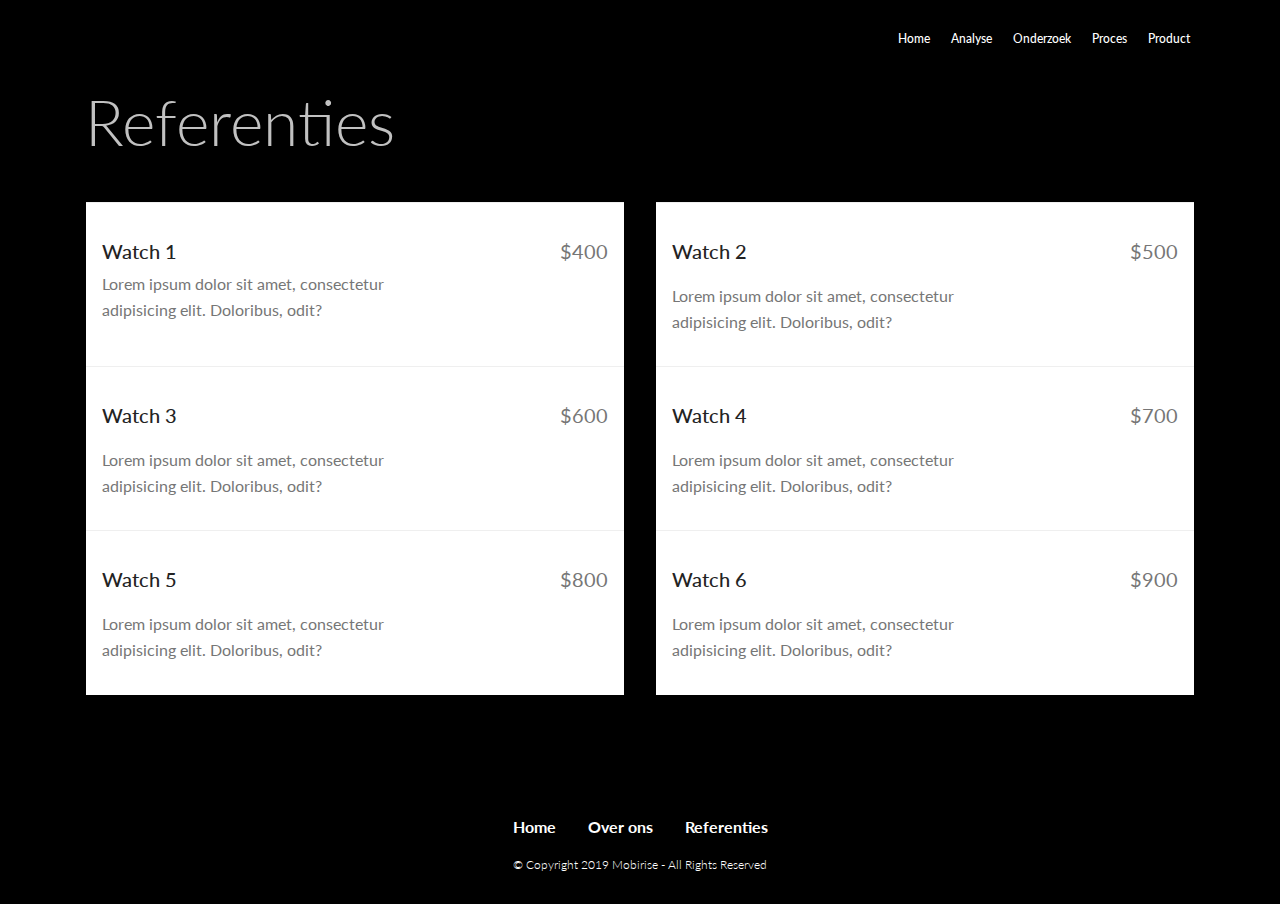
<file: page5.html>
<!DOCTYPE html>
<html  >
<head>
  <!-- Site made with Mobirise Website Builder v4.11.6, https://mobirise.com -->
  <meta charset="UTF-8">
  <meta http-equiv="X-UA-Compatible" content="IE=edge">
  <meta name="generator" content="Mobirise v4.11.6, mobirise.com">
  <meta name="viewport" content="width=device-width, initial-scale=1, minimum-scale=1">
  <link rel="shortcut icon" href="assets/images/logo2.png" type="image/x-icon">
  <meta name="description" content="Web Site Maker Description">
  
  <title>referenties</title>
  <link rel="stylesheet" href="assets/web/assets/mobirise-icons/mobirise-icons.css">
  <link rel="stylesheet" href="assets/bootstrap/css/bootstrap.min.css">
  <link rel="stylesheet" href="assets/bootstrap/css/bootstrap-grid.min.css">
  <link rel="stylesheet" href="assets/bootstrap/css/bootstrap-reboot.min.css">
  <link rel="stylesheet" href="assets/tether/tether.min.css">
  <link rel="stylesheet" href="assets/dropdown/css/style.css">
  <link rel="stylesheet" href="assets/socicon/css/styles.css">
  <link rel="stylesheet" href="assets/theme/css/style.css">
  <link rel="preload" as="style" href="assets/mobirise/css/mbr-additional.css"><link rel="stylesheet" href="assets/mobirise/css/mbr-additional.css" type="text/css">
  
  
  
</head>
<body>
  <section class="menu cid-rKOVZMtWgb" once="menu" id="menu2-2n">

    

    <nav class="navbar navbar-expand beta-menu navbar-dropdown align-items-center navbar-toggleable-sm bg-color transparent">
        <button class="navbar-toggler navbar-toggler-right" type="button" data-toggle="collapse" data-target="#navbarSupportedContent" aria-controls="navbarSupportedContent" aria-expanded="false" aria-label="Toggle navigation">
            <div class="hamburger">
                <span></span>
                <span></span>
                <span></span>
                <span></span>
            </div>
        </button>
        <div class="menu-logo">
            <div class="navbar-brand">
                
                
            </div>
        </div>
        <div class="collapse navbar-collapse" id="navbarSupportedContent">
            <ul class="navbar-nav nav-dropdown nav-right navbar-nav-top-padding" data-app-modern-menu="true"><li class="nav-item">
                    <a class="nav-link link text-white display-4" href="index.html#header9-6" aria-expanded="false">
                        Home</a>
                </li>
                <li class="nav-item">
                    <a class="nav-link link text-white display-4" href="page.html#content4-s">
                        Analyse</a>
                </li><li class="nav-item"><a class="nav-link link text-white display-4" href="page2.html#content5-z" aria-expanded="false">
                        Onderzoek</a></li><li class="nav-item"><a class="nav-link link text-white display-4" href="page3.html#header16-1j" aria-expanded="false">Proces</a></li><li class="nav-item"><a class="nav-link link text-white display-4" href="page4.html" aria-expanded="false">Product</a></li></ul>
            
        </div>
    </nav>
</section>

<section class="engine"><a href="https://mobirise.info/p">site templates free download</a></section><section class="services3 cid-rJcKKSM71s" id="services3-n">
    <!---->
    
    <!---->
    <!--Overlay-->
    
    <!--Container-->
    <div class="container">
        <div class="row">
            <!--Titles-->
            <div class="title pb-5 col-12">
                <h2 class="align-left mbr-fonts-style display-1">Referenties</h2>
                
            </div>
            <!--Card-1-->
            <div class="card px-3 col-12 col-md-6">
                <div class="card-wrapper media-container-row media-container-row">
                    <div class="card-box">
                        <div class="top-line pb-1">
                            <h4 class="card-title mbr-fonts-style display-5">
                                Watch 1
                            </h4>
                            <p class="mbr-text card-title cost mbr-fonts-style m-0 display-5">
                                $400
                            </p>
                        </div>
                        <div class="bottom-line">
                            <p class="mbr-text mbr-fonts-style display-7">
                                Lorem ipsum dolor sit amet, consectetur adipisicing elit. Doloribus, odit?
                            </p>
                        </div>
                    </div>
                </div>
            </div>
            <!--Card-2-->
            <div class="card px-3 col-12 col-md-6">
                <div class="card-wrapper media-container-row media-container-row">
                    <div class="card-box">
                        <div class="top-line pb-3">
                            <h4 class="card-title mbr-fonts-style display-5">
                                Watch 2
                            </h4>
                            <p class="mbr-text card-title cost mbr-fonts-style m-0 display-5">
                                $500
                            </p>
                        </div>
                        <div class="bottom-line">
                            <p class="mbr-text mbr-fonts-style display-7">
                                Lorem ipsum dolor sit amet, consectetur adipisicing elit. Doloribus, odit?
                            </p>
                        </div>
                    </div>
                </div>
            </div>
            <!--Card-3-->
            <div class="card px-3 col-12 col-md-6">
                <div class="card-wrapper media-container-row media-container-row">
                    <div class="card-box">
                        <div class="top-line pb-3">
                            <h4 class="card-title mbr-fonts-style display-5">
                                Watch 3
                            </h4>
                            <p class="mbr-text card-title cost mbr-fonts-style m-0 display-5">
                                $600
                            </p>
                        </div>
                        <div class="bottom-line">
                            <p class="mbr-text mbr-fonts-style display-7">
                                Lorem ipsum dolor sit amet, consectetur adipisicing elit. Doloribus, odit?
                            </p>
                        </div>
                    </div>
                </div>
            </div>
            <!--Card-4-->
            <div class="card px-3 col-12 col-md-6">
                <div class="card-wrapper media-container-row media-container-row">
                    <div class="card-box">
                        <div class="top-line pb-3">
                            <h4 class="card-title mbr-fonts-style display-5">
                                Watch 4
                            </h4>
                            <p class="mbr-text card-title cost mbr-fonts-style m-0 display-5">
                                $700
                            </p>
                        </div>
                        <div class="bottom-line">
                            <p class="mbr-text mbr-fonts-style display-7">
                                Lorem ipsum dolor sit amet, consectetur adipisicing elit. Doloribus, odit?
                            </p>
                        </div>
                    </div>
                </div>
            </div>
            <!--Card-5-->
            <div class="card px-3 col-12 col-md-6">
                <div class="card-wrapper media-container-row media-container-row">
                    <div class="card-box">
                        <div class="top-line pb-3">
                            <h4 class="card-title mbr-fonts-style display-5">
                                Watch 5
                            </h4>
                            <p class="mbr-text card-title cost mbr-fonts-style m-0 display-5">
                                $800
                            </p>
                        </div>
                        <div class="bottom-line">
                            <p class="mbr-text mbr-fonts-style display-7">
                                Lorem ipsum dolor sit amet, consectetur adipisicing elit. Doloribus, odit?
                            </p>
                        </div>
                    </div>
                </div>
            </div>
            <!--Card-6-->
            <div class="card px-3 col-12 col-md-6">
                <div class="card-wrapper media-container-row media-container-row">
                    <div class="card-box">
                        <div class="top-line pb-3">
                            <h4 class="card-title mbr-fonts-style display-5">
                                Watch 6
                            </h4>
                            <p class="mbr-text card-title cost mbr-fonts-style m-0 display-5">
                                $900
                            </p>
                        </div>
                        <div class="bottom-line">
                            <p class="mbr-text mbr-fonts-style display-7">
                                Lorem ipsum dolor sit amet, consectetur adipisicing elit. Doloribus, odit?
                            </p>
                        </div>
                    </div>
                </div>
            </div>
            <!--Card-7-->
            
            <!--Card-8-->
            
            <!--Card-9-->
            
            <!--Card-10-->
            
            <!--Card-11-->
            
            <!--Card-12-->
            
        </div>
    </div>
</section>

<section once="footers" class="cid-rKUig1oEIN" id="footer7-34">

    

    

    <div class="container">
        <div class="media-container-row align-center mbr-white">
            <div class="row row-links">
                <ul class="foot-menu">
                    
                    
                    
                    
                    
                <li class="foot-menu-item mbr-fonts-style display-7"><a class="text-white mbr-bold" href="index.html">Home</a></li><li class="foot-menu-item mbr-fonts-style display-7"><a class="text-white mbr-bold" href="index.html#content4-d">Over ons</a></li><li class="foot-menu-item mbr-fonts-style display-7"><a class="text-white mbr-bold" href="page5.html">Referenties</a></li></ul>
            </div>
            
            <div class="row row-copirayt">
                <p class="mbr-text mb-0 mbr-fonts-style mbr-white align-center display-4">
                    © Copyright 2019 Mobirise - All Rights Reserved
                </p>
            </div>
        </div>
    </div>
</section>


  <script src="assets/web/assets/jquery/jquery.min.js"></script>
  <script src="assets/popper/popper.min.js"></script>
  <script src="assets/bootstrap/js/bootstrap.min.js"></script>
  <script src="assets/tether/tether.min.js"></script>
  <script src="assets/smoothscroll/smooth-scroll.js"></script>
  <script src="assets/dropdown/js/nav-dropdown.js"></script>
  <script src="assets/dropdown/js/navbar-dropdown.js"></script>
  <script src="assets/touchswipe/jquery.touch-swipe.min.js"></script>
  <script src="assets/theme/js/script.js"></script>
  
  
 <div id="scrollToTop" class="scrollToTop mbr-arrow-up"><a style="text-align: center;"><i class="mbr-arrow-up-icon mbr-arrow-up-icon-cm cm-icon cm-icon-smallarrow-up"></i></a></div>
  </body>
</html>
</file>
<file: assets/web/assets/mobirise-icons/mobirise-icons.css>
@font-face {
  font-family: 'MobiriseIcons';
  src:  url('mobirise-icons.eot?spat4u');
  src:  url('mobirise-icons.eot?spat4u#iefix') format('embedded-opentype'),
    url('mobirise-icons.ttf?spat4u') format('truetype'),
    url('mobirise-icons.woff?spat4u') format('woff'),
    url('mobirise-icons.svg?spat4u#MobiriseIcons') format('svg');
  font-weight: normal;
  font-style: normal;
  font-display: swap;
}

[class^="mbri-"], [class*=" mbri-"] {
  /* use !important to prevent issues with browser extensions that change fonts */
  font-family: MobiriseIcons !important;
  speak: none;
  font-style: normal;
  font-weight: normal;
  font-variant: normal;
  text-transform: none;
  line-height: 1;

  /* Better Font Rendering =========== */
  -webkit-font-smoothing: antialiased;
  -moz-osx-font-smoothing: grayscale;
}

.mbri-add-submenu:before {
  content: "\e900";
}
.mbri-alert:before {
  content: "\e901";
}
.mbri-align-center:before {
  content: "\e902";
}
.mbri-align-justify:before {
  content: "\e903";
}
.mbri-align-left:before {
  content: "\e904";
}
.mbri-align-right:before {
  content: "\e905";
}
.mbri-android:before {
  content: "\e906";
}
.mbri-apple:before {
  content: "\e907";
}
.mbri-arrow-down:before {
  content: "\e908";
}
.mbri-arrow-next:before {
  content: "\e909";
}
.mbri-arrow-prev:before {
  content: "\e90a";
}
.mbri-arrow-up:before {
  content: "\e90b";
}
.mbri-bold:before {
  content: "\e90c";
}
.mbri-bookmark:before {
  content: "\e90d";
}
.mbri-bootstrap:before {
  content: "\e90e";
}
.mbri-briefcase:before {
  content: "\e90f";
}
.mbri-browse:before {
  content: "\e910";
}
.mbri-bulleted-list:before {
  content: "\e911";
}
.mbri-calendar:before {
  content: "\e912";
}
.mbri-camera:before {
  content: "\e913";
}
.mbri-cart-add:before {
  content: "\e914";
}
.mbri-cart-full:before {
  content: "\e915";
}
.mbri-cash:before {
  content: "\e916";
}
.mbri-change-style:before {
  content: "\e917";
}
.mbri-chat:before {
  content: "\e918";
}
.mbri-clock:before {
  content: "\e919";
}
.mbri-close:before {
  content: "\e91a";
}
.mbri-cloud:before {
  content: "\e91b";
}
.mbri-code:before {
  content: "\e91c";
}
.mbri-contact-form:before {
  content: "\e91d";
}
.mbri-credit-card:before {
  content: "\e91e";
}
.mbri-cursor-click:before {
  content: "\e91f";
}
.mbri-cust-feedback:before {
  content: "\e920";
}
.mbri-database:before {
  content: "\e921";
}
.mbri-delivery:before {
  content: "\e922";
}
.mbri-desktop:before {
  content: "\e923";
}
.mbri-devices:before {
  content: "\e924";
}
.mbri-down:before {
  content: "\e925";
}
.mbri-download:before {
  content: "\e989";
}
.mbri-drag-n-drop:before {
  content: "\e927";
}
.mbri-drag-n-drop2:before {
  content: "\e928";
}
.mbri-edit:before {
  content: "\e929";
}
.mbri-edit2:before {
  content: "\e92a";
}
.mbri-error:before {
  content: "\e92b";
}
.mbri-extension:before {
  content: "\e92c";
}
.mbri-features:before {
  content: "\e92d";
}
.mbri-file:before {
  content: "\e92e";
}
.mbri-flag:before {
  content: "\e92f";
}
.mbri-folder:before {
  content: "\e930";
}
.mbri-gift:before {
  content: "\e931";
}
.mbri-github:before {
  content: "\e932";
}
.mbri-globe:before {
  content: "\e933";
}
.mbri-globe-2:before {
  content: "\e934";
}
.mbri-growing-chart:before {
  content: "\e935";
}
.mbri-hearth:before {
  content: "\e936";
}
.mbri-help:before {
  content: "\e937";
}
.mbri-home:before {
  content: "\e938";
}
.mbri-hot-cup:before {
  content: "\e939";
}
.mbri-idea:before {
  content: "\e93a";
}
.mbri-image-gallery:before {
  content: "\e93b";
}
.mbri-image-slider:before {
  content: "\e93c";
}
.mbri-info:before {
  content: "\e93d";
}
.mbri-italic:before {
  content: "\e93e";
}
.mbri-key:before {
  content: "\e93f";
}
.mbri-laptop:before {
  content: "\e940";
}
.mbri-layers:before {
  content: "\e941";
}
.mbri-left-right:before {
  content: "\e942";
}
.mbri-left:before {
  content: "\e943";
}
.mbri-letter:before {
  content: "\e944";
}
.mbri-like:before {
  content: "\e945";
}
.mbri-link:before {
  content: "\e946";
}
.mbri-lock:before {
  content: "\e947";
}
.mbri-login:before {
  content: "\e948";
}
.mbri-logout:before {
  content: "\e949";
}
.mbri-magic-stick:before {
  content: "\e94a";
}
.mbri-map-pin:before {
  content: "\e94b";
}
.mbri-menu:before {
  content: "\e94c";
}
.mbri-mobile:before {
  content: "\e94d";
}
.mbri-mobile2:before {
  content: "\e94e";
}
.mbri-mobirise:before {
  content: "\e94f";
}
.mbri-more-horizontal:before {
  content: "\e950";
}
.mbri-more-vertical:before {
  content: "\e951";
}
.mbri-music:before {
  content: "\e952";
}
.mbri-new-file:before {
  content: "\e953";
}
.mbri-numbered-list:before {
  content: "\e954";
}
.mbri-opened-folder:before {
  content: "\e955";
}
.mbri-pages:before {
  content: "\e956";
}
.mbri-paper-plane:before {
  content: "\e957";
}
.mbri-paperclip:before {
  content: "\e958";
}
.mbri-photo:before {
  content: "\e959";
}
.mbri-photos:before {
  content: "\e95a";
}
.mbri-pin:before {
  content: "\e95b";
}
.mbri-play:before {
  content: "\e95c";
}
.mbri-plus:before {
  content: "\e95d";
}
.mbri-preview:before {
  content: "\e95e";
}
.mbri-print:before {
  content: "\e95f";
}
.mbri-protect:before {
  content: "\e960";
}
.mbri-question:before {
  content: "\e961";
}
.mbri-quote-left:before {
  content: "\e962";
}
.mbri-quote-right:before {
  content: "\e963";
}
.mbri-refresh:before {
  content: "\e964";
}
.mbri-responsive:before {
  content: "\e965";
}
.mbri-right:before {
  content: "\e966";
}
.mbri-rocket:before {
  content: "\e967";
}
.mbri-sad-face:before {
  content: "\e968";
}
.mbri-sale:before {
  content: "\e969";
}
.mbri-save:before {
  content: "\e96a";
}
.mbri-search:before {
  content: "\e96b";
}
.mbri-setting:before {
  content: "\e96c";
}
.mbri-setting2:before {
  content: "\e96d";
}
.mbri-setting3:before {
  content: "\e96e";
}
.mbri-share:before {
  content: "\e96f";
}
.mbri-shopping-bag:before {
  content: "\e970";
}
.mbri-shopping-basket:before {
  content: "\e971";
}
.mbri-shopping-cart:before {
  content: "\e972";
}
.mbri-sites:before {
  content: "\e973";
}
.mbri-smile-face:before {
  content: "\e974";
}
.mbri-speed:before {
  content: "\e975";
}
.mbri-star:before {
  content: "\e976";
}
.mbri-success:before {
  content: "\e977";
}
.mbri-sun:before {
  content: "\e978";
}
.mbri-sun2:before {
  content: "\e979";
}
.mbri-tablet:before {
  content: "\e97a";
}
.mbri-tablet-vertical:before {
  content: "\e97b";
}
.mbri-target:before {
  content: "\e97c";
}
.mbri-timer:before {
  content: "\e97d";
}
.mbri-to-ftp:before {
  content: "\e97e";
}
.mbri-to-local-drive:before {
  content: "\e97f";
}
.mbri-touch-swipe:before {
  content: "\e980";
}
.mbri-touch:before {
  content: "\e981";
}
.mbri-trash:before {
  content: "\e982";
}
.mbri-underline:before {
  content: "\e983";
}
.mbri-unlink:before {
  content: "\e984";
}
.mbri-unlock:before {
  content: "\e985";
}
.mbri-up-down:before {
  content: "\e986";
}
.mbri-up:before {
  content: "\e987";
}
.mbri-update:before {
  content: "\e988";
}
.mbri-upload:before {
 content: "\e926"; 
}
.mbri-user:before {
  content: "\e98a";
}
.mbri-user2:before {
  content: "\e98b";
}
.mbri-users:before {
  content: "\e98c";
}
.mbri-video:before {
  content: "\e98d";
}
.mbri-video-play:before {
  content: "\e98e";
}
.mbri-watch:before {
  content: "\e98f";
}
.mbri-website-theme:before {
  content: "\e990";
}
.mbri-wifi:before {
  content: "\e991";
}
.mbri-windows:before {
  content: "\e992";
}
.mbri-zoom-out:before {
  content: "\e993";
}
.mbri-redo:before {
  content: "\e994";
}
.mbri-undo:before {
  content: "\e995";
}
</file>
<file: assets/socicon/css/styles.css>
@charset "UTF-8";

@font-face {
  font-family: "socicon";
  src:url("../fonts/socicon.eot");
  src:url("../fonts/socicon.eot?#iefix") format("embedded-opentype"),
    url("../fonts/socicon.woff") format("woff"),
    url("../fonts/socicon.ttf") format("truetype"),
    url("../fonts/socicon.svg#socicon") format("svg");
  font-weight: normal;
  font-style: normal;
  font-display:swap;
}

[data-icon]:before {
  font-family: "socicon" !important;
  content: attr(data-icon);
  font-style: normal !important;
  font-weight: normal !important;
  font-variant: normal !important;
  text-transform: none !important;
  speak: none;
  line-height: 1;
  -webkit-font-smoothing: antialiased;
  -moz-osx-font-smoothing: grayscale;
}

[class^="socicon-"]:before,
[class*=" socicon-"]:before {
  font-family: "socicon" !important;
  font-style: normal !important;
  font-weight: normal !important;
  font-variant: normal !important;
  text-transform: none !important;
  speak: none;
  line-height: 1;
  -webkit-font-smoothing: antialiased;
  -moz-osx-font-smoothing: grayscale;
}

.socicon-modelmayhem:before {
  content: "\e000";
}
.socicon-mixcloud:before {
  content: "\e001";
}
.socicon-drupal:before {
  content: "\e002";
}
.socicon-swarm:before {
  content: "\e003";
}
.socicon-istock:before {
  content: "\e004";
}
.socicon-yammer:before {
  content: "\e005";
}
.socicon-ello:before {
  content: "\e006";
}
.socicon-stackoverflow:before {
  content: "\e007";
}
.socicon-persona:before {
  content: "\e008";
}
.socicon-triplej:before {
  content: "\e009";
}
.socicon-houzz:before {
  content: "\e00a";
}
.socicon-rss:before {
  content: "\e00b";
}
.socicon-paypal:before {
  content: "\e00c";
}
.socicon-odnoklassniki:before {
  content: "\e00d";
}
.socicon-airbnb:before {
  content: "\e00e";
}
.socicon-periscope:before {
  content: "\e00f";
}
.socicon-outlook:before {
  content: "\e010";
}
.socicon-coderwall:before {
  content: "\e011";
}
.socicon-tripadvisor:before {
  content: "\e012";
}
.socicon-appnet:before {
  content: "\e013";
}
.socicon-goodreads:before {
  content: "\e014";
}
.socicon-tripit:before {
  content: "\e015";
}
.socicon-lanyrd:before {
  content: "\e016";
}
.socicon-slideshare:before {
  content: "\e017";
}
.socicon-buffer:before {
  content: "\e018";
}
.socicon-disqus:before {
  content: "\e019";
}
.socicon-vkontakte:before {
  content: "\e01a";
}
.socicon-whatsapp:before {
  content: "\e01b";
}
.socicon-patreon:before {
  content: "\e01c";
}
.socicon-storehouse:before {
  content: "\e01d";
}
.socicon-pocket:before {
  content: "\e01e";
}
.socicon-mail:before {
  content: "\e01f";
}
.socicon-blogger:before {
  content: "\e020";
}
.socicon-technorati:before {
  content: "\e021";
}
.socicon-reddit:before {
  content: "\e022";
}
.socicon-dribbble:before {
  content: "\e023";
}
.socicon-stumbleupon:before {
  content: "\e024";
}
.socicon-digg:before {
  content: "\e025";
}
.socicon-envato:before {
  content: "\e026";
}
.socicon-behance:before {
  content: "\e027";
}
.socicon-delicious:before {
  content: "\e028";
}
.socicon-deviantart:before {
  content: "\e029";
}
.socicon-forrst:before {
  content: "\e02a";
}
.socicon-play:before {
  content: "\e02b";
}
.socicon-zerply:before {
  content: "\e02c";
}
.socicon-wikipedia:before {
  content: "\e02d";
}
.socicon-apple:before {
  content: "\e02e";
}
.socicon-flattr:before {
  content: "\e02f";
}
.socicon-github:before {
  content: "\e030";
}
.socicon-renren:before {
  content: "\e031";
}
.socicon-friendfeed:before {
  content: "\e032";
}
.socicon-newsvine:before {
  content: "\e033";
}
.socicon-identica:before {
  content: "\e034";
}
.socicon-bebo:before {
  content: "\e035";
}
.socicon-zynga:before {
  content: "\e036";
}
.socicon-steam:before {
  content: "\e037";
}
.socicon-xbox:before {
  content: "\e038";
}
.socicon-windows:before {
  content: "\e039";
}
.socicon-qq:before {
  content: "\e03a";
}
.socicon-douban:before {
  content: "\e03b";
}
.socicon-meetup:before {
  content: "\e03c";
}
.socicon-playstation:before {
  content: "\e03d";
}
.socicon-android:before {
  content: "\e03e";
}
.socicon-snapchat:before {
  content: "\e03f";
}
.socicon-twitter:before {
  content: "\e040";
}
.socicon-facebook:before {
  content: "\e041";
}
.socicon-googleplus:before {
  content: "\e042";
}
.socicon-pinterest:before {
  content: "\e043";
}
.socicon-foursquare:before {
  content: "\e044";
}
.socicon-yahoo:before {
  content: "\e045";
}
.socicon-skype:before {
  content: "\e046";
}
.socicon-yelp:before {
  content: "\e047";
}
.socicon-feedburner:before {
  content: "\e048";
}
.socicon-linkedin:before {
  content: "\e049";
}
.socicon-viadeo:before {
  content: "\e04a";
}
.socicon-xing:before {
  content: "\e04b";
}
.socicon-myspace:before {
  content: "\e04c";
}
.socicon-soundcloud:before {
  content: "\e04d";
}
.socicon-spotify:before {
  content: "\e04e";
}
.socicon-grooveshark:before {
  content: "\e04f";
}
.socicon-lastfm:before {
  content: "\e050";
}
.socicon-youtube:before {
  content: "\e051";
}
.socicon-vimeo:before {
  content: "\e052";
}
.socicon-dailymotion:before {
  content: "\e053";
}
.socicon-vine:before {
  content: "\e054";
}
.socicon-flickr:before {
  content: "\e055";
}
.socicon-500px:before {
  content: "\e056";
}
.socicon-wordpress:before {
  content: "\e058";
}
.socicon-tumblr:before {
  content: "\e059";
}
.socicon-twitch:before {
  content: "\e05a";
}
.socicon-8tracks:before {
  content: "\e05b";
}
.socicon-amazon:before {
  content: "\e05c";
}
.socicon-icq:before {
  content: "\e05d";
}
.socicon-smugmug:before {
  content: "\e05e";
}
.socicon-ravelry:before {
  content: "\e05f";
}
.socicon-weibo:before {
  content: "\e060";
}
.socicon-baidu:before {
  content: "\e061";
}
.socicon-angellist:before {
  content: "\e062";
}
.socicon-ebay:before {
  content: "\e063";
}
.socicon-imdb:before {
  content: "\e064";
}
.socicon-stayfriends:before {
  content: "\e065";
}
.socicon-residentadvisor:before {
  content: "\e066";
}
.socicon-google:before {
  content: "\e067";
}
.socicon-yandex:before {
  content: "\e068";
}
.socicon-sharethis:before {
  content: "\e069";
}
.socicon-bandcamp:before {
  content: "\e06a";
}
.socicon-itunes:before {
  content: "\e06b";
}
.socicon-deezer:before {
  content: "\e06c";
}
.socicon-telegram:before {
  content: "\e06e";
}
.socicon-openid:before {
  content: "\e06f";
}
.socicon-amplement:before {
  content: "\e070";
}
.socicon-viber:before {
  content: "\e071";
}
.socicon-zomato:before {
  content: "\e072";
}
.socicon-draugiem:before {
  content: "\e074";
}
.socicon-endomodo:before {
  content: "\e075";
}
.socicon-filmweb:before {
  content: "\e076";
}
.socicon-stackexchange:before {
  content: "\e077";
}
.socicon-wykop:before {
  content: "\e078";
}
.socicon-teamspeak:before {
  content: "\e079";
}
.socicon-teamviewer:before {
  content: "\e07a";
}
.socicon-ventrilo:before {
  content: "\e07b";
}
.socicon-younow:before {
  content: "\e07c";
}
.socicon-raidcall:before {
  content: "\e07d";
}
.socicon-mumble:before {
  content: "\e07e";
}
.socicon-medium:before {
  content: "\e06d";
}
.socicon-bebee:before {
  content: "\e07f";
}
.socicon-hitbox:before {
  content: "\e080";
}
.socicon-reverbnation:before {
  content: "\e081";
}
.socicon-formulr:before {
  content: "\e082";
}
.socicon-instagram:before {
  content: "\e057";
}
.socicon-battlenet:before {
  content: "\e083";
}
.socicon-chrome:before {
  content: "\e084";
}
.socicon-discord:before {
  content: "\e086";
}
.socicon-issuu:before {
  content: "\e087";
}
.socicon-macos:before {
  content: "\e088";
}
.socicon-firefox:before {
  content: "\e089";
}
.socicon-opera:before {
  content: "\e08d";
}
.socicon-keybase:before {
  content: "\e090";
}
.socicon-alliance:before {
  content: "\e091";
}
.socicon-livejournal:before {
  content: "\e092";
}
.socicon-googlephotos:before {
  content: "\e093";
}
.socicon-horde:before {
  content: "\e094";
}
.socicon-etsy:before {
  content: "\e095";
}
.socicon-zapier:before {
  content: "\e096";
}
.socicon-google-scholar:before {
  content: "\e097";
}
.socicon-researchgate:before {
  content: "\e098";
}
.socicon-wechat:before {
  content: "\e099";
}
.socicon-strava:before {
  content: "\e09a";
}
.socicon-line:before {
  content: "\e09b";
}
.socicon-lyft:before {
  content: "\e09c";
}
.socicon-uber:before {
  content: "\e09d";
}
.socicon-songkick:before {
  content: "\e09e";
}
.socicon-viewbug:before {
  content: "\e09f";
}
.socicon-googlegroups:before {
  content: "\e0a0";
}
.socicon-quora:before {
  content: "\e073";
}
.socicon-diablo:before {
  content: "\e085";
}
.socicon-blizzard:before {
  content: "\e0a1";
}
.socicon-hearthstone:before {
  content: "\e08b";
}
.socicon-heroes:before {
  content: "\e08a";
}
.socicon-overwatch:before {
  content: "\e08c";
}
.socicon-warcraft:before {
  content: "\e08e";
}
.socicon-starcraft:before {
  content: "\e08f";
}
.socicon-beam:before {
  content: "\e0a2";
}
.socicon-curse:before {
  content: "\e0a3";
}
.socicon-player:before {
  content: "\e0a4";
}
.socicon-streamjar:before {
  content: "\e0a5";
}
.socicon-nintendo:before {
  content: "\e0a6";
}
.socicon-hellocoton:before {
  content: "\e0a7";
}
</file>
<file: assets/dropdown/css/style.css>
.navbar-dropdown {
  left: 0;
  padding: 0;
  position: absolute;
  right: 0;
  top: 0;
  transition: all 0.45s ease;
  z-index: 1030;
  background: #282828; }
  .navbar-dropdown .navbar-logo {
    margin-right: 0.8rem;
    transition: margin 0.3s ease-in-out;
    vertical-align: middle; }
    .navbar-dropdown .navbar-logo img {
      height: 3.125rem;
      transition: all 0.3s ease-in-out; }
    .navbar-dropdown .navbar-logo.mbr-iconfont {
      font-size: 3.125rem;
      line-height: 3.125rem; }
  .navbar-dropdown .navbar-caption {
    font-weight: 700;
    white-space: normal;
    vertical-align: -4px;
    line-height: 3.125rem !important; }
    .navbar-dropdown .navbar-caption, .navbar-dropdown .navbar-caption:hover {
      color: inherit;
      text-decoration: none; }
  .navbar-dropdown .mbr-iconfont + .navbar-caption {
    vertical-align: -1px; }
  .navbar-dropdown.navbar-fixed-top {
    position: fixed; }
  .navbar-dropdown .navbar-brand span {
    vertical-align: -4px; }
  .navbar-dropdown.bg-color.transparent {
    background: none; }
  .navbar-dropdown.navbar-short .navbar-brand {
    padding: 0.625rem 0; }
    .navbar-dropdown.navbar-short .navbar-brand span {
      vertical-align: -1px; }
  .navbar-dropdown.navbar-short .navbar-caption {
    line-height: 2.375rem !important;
    vertical-align: -2px; }
  .navbar-dropdown.navbar-short .navbar-logo {
    margin-right: 0.5rem; }
    .navbar-dropdown.navbar-short .navbar-logo img {
      height: 2.375rem; }
    .navbar-dropdown.navbar-short .navbar-logo.mbr-iconfont {
      font-size: 2.375rem;
      line-height: 2.375rem; }
  .navbar-dropdown.navbar-short .mbr-table-cell {
    height: 3.625rem; }
  .navbar-dropdown .navbar-close {
    left: 0.6875rem;
    position: fixed;
    top: 0.75rem;
    z-index: 1000; }
  .navbar-dropdown .hamburger-icon {
    content: "";
    display: inline-block;
    vertical-align: middle;
    width: 16px;
    -webkit-box-shadow: 0 -6px 0 1px #282828,0 0 0 1px #282828,0 6px 0 1px #282828;
    -moz-box-shadow: 0 -6px 0 1px #282828,0 0 0 1px #282828,0 6px 0 1px #282828;
    box-shadow: 0 -6px 0 1px #282828,0 0 0 1px #282828,0 6px 0 1px #282828; }

.dropdown-menu .dropdown-toggle[data-toggle="dropdown-submenu"]::after {
  border-bottom: 0.35em solid transparent;
  border-left: 0.35em solid;
  border-right: 0;
  border-top: 0.35em solid transparent;
  margin-left: 0.3rem; }

.dropdown-menu .dropdown-item:focus {
  outline: 0; }

.nav-dropdown {
  font-size: 0.75rem;
  font-weight: 500;
  height: auto !important; }
  .nav-dropdown .nav-btn {
    padding-left: 1rem; }
  .nav-dropdown .link {
    margin: .667em 1.667em;
    font-weight: 500;
    padding: 0;
    transition: color .2s ease-in-out; }
    .nav-dropdown .link.dropdown-toggle {
      margin-right: 2.583em; }
      .nav-dropdown .link.dropdown-toggle::after {
        margin-left: .25rem;
        border-top: 0.35em solid;
        border-right: 0.35em solid transparent;
        border-left: 0.35em solid transparent;
        border-bottom: 0; }
      .nav-dropdown .link.dropdown-toggle[aria-expanded="true"] {
        margin: 0;
        padding: 0.667em 3.263em  0.667em 1.667em; }
  .nav-dropdown .link::after,
  .nav-dropdown .dropdown-item::after {
    color: inherit; }
  .nav-dropdown .btn {
    font-size: 0.75rem;
    font-weight: 700;
    letter-spacing: 0;
    margin-bottom: 0;
    padding-left: 1.25rem;
    padding-right: 1.25rem; }
  .nav-dropdown .dropdown-menu {
    border-radius: 0;
    border: 0;
    left: 0;
    margin: 0;
    padding-bottom: 1.25rem;
    padding-top: 1.25rem;
    position: relative; }
  .nav-dropdown .dropdown-submenu {
    margin-left: 0.125rem;
    top: 0; }
  .nav-dropdown .dropdown-item {
    font-weight: 500;
    line-height: 2;
    padding: 0.3846em 4.615em 0.3846em 1.5385em;
    position: relative;
    transition: color .2s ease-in-out, background-color .2s ease-in-out; }
    .nav-dropdown .dropdown-item::after {
      margin-top: -0.3077em;
      position: absolute;
      right: 1.1538em;
      top: 50%; }
    .nav-dropdown .dropdown-item:focus, .nav-dropdown .dropdown-item:hover {
      background: none; }

@media (max-width: 767px) {
  .nav-dropdown.navbar-toggleable-sm {
    bottom: 0;
    display: none;
    left: 0;
    overflow-x: hidden;
    position: fixed;
    top: 0;
    transform: translateX(-100%);
    -ms-transform: translateX(-100%);
    -webkit-transform: translateX(-100%);
    width: 18.75rem;
    z-index: 999; } }
.nav-dropdown.navbar-toggleable-xl {
  bottom: 0;
  display: none;
  left: 0;
  overflow-x: hidden;
  position: fixed;
  top: 0;
  transform: translateX(-100%);
  -ms-transform: translateX(-100%);
  -webkit-transform: translateX(-100%);
  width: 18.75rem;
  z-index: 999; }

.nav-dropdown-sm {
  display: block !important;
  overflow-x: hidden;
  overflow: auto;
  padding-top: 3.875rem; }
  .nav-dropdown-sm::after {
    content: "";
    display: block;
    height: 3rem;
    width: 100%; }
  .nav-dropdown-sm.collapse.in ~ .navbar-close {
    display: block !important; }
  .nav-dropdown-sm.collapsing, .nav-dropdown-sm.collapse.in {
    transform: translateX(0);
    -ms-transform: translateX(0);
    -webkit-transform: translateX(0);
    transition: all 0.25s ease-out;
    -webkit-transition: all 0.25s ease-out;
    background: #282828; }
  .nav-dropdown-sm.collapsing[aria-expanded="false"] {
    transform: translateX(-100%);
    -ms-transform: translateX(-100%);
    -webkit-transform: translateX(-100%); }
  .nav-dropdown-sm .nav-item {
    display: block;
    margin-left: 0 !important;
    padding-left: 0; }
  .nav-dropdown-sm .link,
  .nav-dropdown-sm .dropdown-item {
    border-top: 1px dotted rgba(255, 255, 255, 0.1);
    font-size: 0.8125rem;
    line-height: 1.6;
    margin: 0 !important;
    padding: 0.875rem 2.4rem 0.875rem 1.5625rem !important;
    position: relative;
    white-space: normal; }
    .nav-dropdown-sm .link:focus, .nav-dropdown-sm .link:hover,
    .nav-dropdown-sm .dropdown-item:focus,
    .nav-dropdown-sm .dropdown-item:hover {
      background: rgba(0, 0, 0, 0.2) !important;
      color: #c0a375; }
  .nav-dropdown-sm .nav-btn {
    position: relative;
    padding: 1.5625rem 1.5625rem 0 1.5625rem; }
    .nav-dropdown-sm .nav-btn::before {
      border-top: 1px dotted rgba(255, 255, 255, 0.1);
      content: "";
      left: 0;
      position: absolute;
      top: 0;
      width: 100%; }
    .nav-dropdown-sm .nav-btn + .nav-btn {
      padding-top: 0.625rem; }
      .nav-dropdown-sm .nav-btn + .nav-btn::before {
        display: none; }
  .nav-dropdown-sm .btn {
    padding: 0.625rem 0; }
  .nav-dropdown-sm .dropdown-toggle[data-toggle="dropdown-submenu"]::after {
    margin-left: .25rem;
    border-top: 0.35em solid;
    border-right: 0.35em solid transparent;
    border-left: 0.35em solid transparent;
    border-bottom: 0; }
  .nav-dropdown-sm .dropdown-toggle[data-toggle="dropdown-submenu"][aria-expanded="true"]::after {
    border-top: 0;
    border-right: 0.35em solid transparent;
    border-left: 0.35em solid transparent;
    border-bottom: 0.35em solid; }
  .nav-dropdown-sm .dropdown-menu {
    margin: 0;
    padding: 0;
    position: relative;
    top: 0;
    left: 0;
    width: 100%;
    border: 0;
    float: none;
    border-radius: 0;
    background: none; }
  .nav-dropdown-sm .dropdown-submenu {
    left: 100%;
    margin-left: 0.125rem;
    margin-top: -1.25rem;
    top: 0; }

.navbar-toggleable-sm .nav-dropdown .dropdown-menu {
  position: absolute; }

.navbar-toggleable-sm .nav-dropdown .dropdown-submenu {
  left: 100%;
  margin-left: 0.125rem;
  margin-top: -1.25rem;
  top: 0; }

.navbar-toggleable-sm.opened .nav-dropdown .dropdown-menu {
  position: relative; }

.navbar-toggleable-sm.opened .nav-dropdown .dropdown-submenu {
  left: 0;
  margin-left: 00rem;
  margin-top: 0rem;
  top: 0; }

.is-builder .nav-dropdown.collapsing {
  transition: none !important; }

/*# sourceMappingURL=style.css.map */
</file>
<file: assets/style.css>
.mbr-instagram-feed {
  position: relative; }

.inst {
  width: 100%;
  margin: 0 auto;
  position: relative; }
  @media (max-width: 768px) {
    .inst {
      width: 100%; } }
  .inst__login-block p {
    text-align: center; }
  .inst__title {
    padding-bottom: 1rem;
    margin-bottom: 1.5rem;
    line-height: 1.3; }
  .inst__content {
    margin-bottom: 10px; }
  .inst__more {
    margin-top: 20px; }
  .inst__login-button {
    transition: all .2s linear;
    padding: 0 10px 0 80px;
    display: block;
    position: relative;
    text-decoration: none;
    color: white;
    background: #cc0055;
    font-size: 18px;
    line-height: 60px;
    height: 60px;
    border-radius: 2px;
    width: 400px;
    margin: 0 auto; }
    .inst__login-button:hover, .inst__login-button:focus {
      background: #990040;
      text-decoration: none;
      color: white; }
    .inst__login-button:before {
      content: "\f16d";
      display: block;
      position: absolute;
      font-family: "FontAwesome";
      width: 60px;
      height: 60px;
      line-height: 60px;
      top: 0;
      left: 0;
      text-align: center;
      background: rgba(0, 0, 0, 0.1);
      border-radius: 2px 0 0 2px; }
  .inst__loader-wrapper {
    position: absolute;
    width: 100%;
    height: 100%;
    background: white;
    opacity: 0.8;
    top: 0;
    left: 0; }
  .inst__loader {
    width: 100px;
    height: 100px;
    border-radius: 100%;
    position: relative;
    margin: 0 auto;
    top: 50%;
    transform: translateY(-50%); }
    .inst__loader span {
      display: inline-block;
      width: 20px;
      height: 20px;
      border-radius: 100%;
      background-color: #ff4488;
      margin: 35px 5px;
      opacity: 0; }
      .inst__loader span:nth-child(1) {
        animation: opacitychange 1s ease-in-out infinite; }
      .inst__loader span:nth-child(2) {
        animation: opacitychange 1s ease-in-out 0.33s infinite; }
      .inst__loader span:nth-child(3) {
        animation: opacitychange 1s ease-in-out 0.66s infinite; }

@keyframes opacitychange {
  0%, 100% {
    opacity: 0; }
  60% {
    opacity: 1; } }
  .inst__account {
    margin-bottom: 20px; }
  .inst__avatar {
    float: left;
    margin-right: -50px;
    height: 50px; }
    .inst__avatar img {
      height: 100%;
      border-radius: 50%;
      border: 1px solid rgba(0, 0, 0, 0.0975); }
  .inst__link {
    float: right;
    padding: 12px 10px 10px 0;
    padding-left: 60px;
    width: 100%;
    overflow-x: hidden; }
    .inst__link a {
      text-decoration: none;
      height: 50px;
      line-height: 16px; }
  .inst__images .slick-frame {
    visibility: hidden; }
  .inst__images .slick-frame.slick-initialized {
    visibility: visible; }
  .inst__images .slick-arrow {
    text-indent: -9999px;
    position: absolute;
    width: 50px;
    height: 50px;
    line-height: 50px;
    margin: 0;
    padding: 0;
    outline: none !important;
    top: 50%;
    transform: translateY(-50%);
    z-index: 10;
    cursor: pointer;
    border: none;
    background: transparent; }
    .inst__images .slick-arrow:before {
      transition: all .2s linear;
      display: block;
      position: absolute;
      top: 0;
      left: 0;
      width: 100%;
      height: 100%;
      font-family: "MobiriseIcons" !important;
      text-indent: 0;
      color: white;
      font-size: 1.5rem;
      cursor: pointer;
      border: 2px solid #fff;
      border-radius: 50%;
      opacity: 0;
      background: rgba(0, 0, 0, 0.5); }
    .inst__images .slick-arrow:hover:before {
      opacity: 1 !important;
      background: #1b1b1b !important; }
    .inst__images .slick-arrow.slick-prev {
      left: 15px; }
      .inst__images .slick-arrow.slick-prev:before {
        content: "\e943"; }
    .inst__images .slick-arrow.slick-next {
      right: 15px; }
      .inst__images .slick-arrow.slick-next:before {
        content: "\e966"; }
  .inst__images:hover .slick-arrow:before {
    opacity: .5; }
  .inst__error {
    padding: 10px;
    background: pink;
    border: 1px solid deeppink;
    color: red;
    border-radius: 3px; }

.inst-card {
  position: relative; }
  .inst-card:hover .inst-card__info {
    opacity: 1; }
  .inst-card__link {
    display: block;
    background-size: cover;
    background-position: center;
    width: 100%;
    height: 100%; }
  .inst-card__info {
    transition: opacity .2s linear;
    opacity: 0;
    display: block;
    position: relative;
    top: -100%;
    left: 0;
    width: 100%;
    height: 100%;
    background: rgba(0, 0, 0, 0.8); }
  .inst-card__info-inner {
    width: 100%;
    display: block;
    margin: 0;
    padding: 0;
    position: absolute;
    top: 50%;
    transform: translateY(-50%);
    text-align: center;
    color: white;
    font-size: 16px; }
  .inst-card__likes span {
    font-size: 20px;
    color: lightcoral; }
  .inst-card__comments span {
    font-size: 20px;
    color: lightskyblue; }
</file>
<file: assets/theme/css/style.css>
/*!
 * Mobirise v4 theme (https://mobirise.com/)
 * Copyright 2017 Mobirise
 */
section {
  background-color: #eeeeee; }

body {
  font-style: normal;
  line-height: 1.5; }

section,
.container,
.container-fluid {
  position: relative;
  word-wrap: break-word; }

a.mbr-iconfont:hover {
  text-decoration: none; }

.article .lead p,
.article .lead ul,
.article .lead ol,
.article .lead pre,
.article .lead blockquote {
  margin-bottom: 0; }

ul,
ol,
pre,
blockquote {
  margin-bottom: 2.3125rem; }

pre {
  background: #f4f4f4;
  padding: 10px 24px;
  white-space: pre-wrap; }

.inactive {
  -webkit-user-select: none;
  -moz-user-select: none;
  -ms-user-select: none;
  user-select: none;
  pointer-events: none;
  -webkit-user-drag: none;
  user-drag: none; }

.mbr-section__comments .row {
  justify-content: center;
  -webkit-justify-content: center; }

a {
  font-style: normal;
  font-weight: 400;
  cursor: pointer; }
  a, a:hover {
    text-decoration: none; }

figure {
  margin-bottom: 0; }

body {
  color: #232323; }

h1,
h2,
h3,
h4,
h5,
h6,
.h1,
.h2,
.h3,
.h4,
.h5,
.h6,
.display-1,
.display-2,
.display-3,
.display-4 {
  line-height: 1;
  word-break: break-word;
  word-wrap: break-word; }

.mbr-section-title {
  font-style: normal;
  line-height: 1.2; }

.mbr-section-subtitle {
  line-height: 1.3; }

.mbr-text {
  font-style: normal;
  line-height: 1.6; }

b,
strong {
  font-weight: bold; }

blockquote {
  padding: 10px 0 10px 20px;
  position: relative;
  border-left: 2px solid;
  border-color: #ff3366; }

input:-webkit-autofill, input:-webkit-autofill:hover, input:-webkit-autofill:focus, input:-webkit-autofill:active {
  transition-delay: 9999s;
  transition-property: background-color, color; }

textarea[type='hidden'] {
  display: none; }

body {
  position: relative; }

section {
  background-position: 50% 50%;
  background-repeat: no-repeat;
  background-size: cover; }
  section .mbr-background-video,
  section .mbr-background-video-preview {
    position: absolute;
    bottom: 0;
    left: 0;
    right: 0;
    top: 0; }

.hidden {
  visibility: hidden; }

.mbr-z-index20 {
  z-index: 20; }

/*! Base colors */
.mbr-white {
  color: #ffffff; }

.mbr-black {
  color: #000000; }

.mbr-bg-white {
  background-color: #ffffff; }

.mbr-bg-black {
  background-color: #000000; }

/*! Text-aligns */
.align-left {
  text-align: left; }

.align-center {
  text-align: center; }

.align-right {
  text-align: right; }

@media (max-width: 767px) {
  .align-left,
  .align-center,
  .align-right,
  .mbr-section-btn,
  .mbr-section-title {
    text-align: center; } }
/*! Font-weight  */
.mbr-light {
  font-weight: 300; }

.mbr-regular {
  font-weight: 400; }

.mbr-semibold {
  font-weight: 500; }

.mbr-bold {
  font-weight: 700; }

/*! Media  */
.media-size-item {
  -webkit-flex: 1 1 auto;
  -moz-flex: 1 1 auto;
  -ms-flex: 1 1 auto;
  -o-flex: 1 1 auto;
  flex: 1 1 auto; }

.media-content {
  -webkit-flex-basis: 100%;
  flex-basis: 100%; }

.media-container-row {
  display: -ms-flexbox;
  display: -webkit-flex;
  display: flex;
  -webkit-flex-direction: row;
  -ms-flex-direction: row;
  flex-direction: row;
  -webkit-flex-wrap: wrap;
  -ms-flex-wrap: wrap;
  flex-wrap: wrap;
  -webkit-justify-content: center;
  -ms-flex-pack: center;
  justify-content: center;
  -webkit-align-content: center;
  -ms-flex-line-pack: center;
  align-content: center;
  -webkit-align-items: start;
  -ms-flex-align: start;
  align-items: start; }
  .media-container-row .media-size-item {
    width: 400px; }

.media-container-column {
  display: -ms-flexbox;
  display: -webkit-flex;
  display: flex;
  -webkit-flex-direction: column;
  -ms-flex-direction: column;
  flex-direction: column;
  -webkit-flex-wrap: wrap;
  -ms-flex-wrap: wrap;
  flex-wrap: wrap;
  -webkit-justify-content: center;
  -ms-flex-pack: center;
  justify-content: center;
  -webkit-align-content: center;
  -ms-flex-line-pack: center;
  align-content: center;
  -webkit-align-items: stretch;
  -ms-flex-align: stretch;
  align-items: stretch; }
  .media-container-column > * {
    width: 100%; }

@media (min-width: 992px) {
  .media-container-row {
    -webkit-flex-wrap: nowrap;
    -ms-flex-wrap: nowrap;
    flex-wrap: nowrap; } }
figure {
  overflow: hidden; }

figure[mbr-media-size] {
  transition: width 0.1s; }

.mbr-figure img,
.mbr-figure iframe {
  display: block;
  width: 100%; }

.card {
  background-color: transparent;
  border: none; }

.card-box {
  width: 100%; }

.card-img {
  text-align: center;
  flex-shrink: 0;
  -webkit-flex-shrink: 0; }

.media {
  max-width: 100%;
  margin: 0 auto; }

.mbr-figure {
  -ms-flex-item-align: center;
  -ms-grid-row-align: center;
  -webkit-align-self: center;
  align-self: center; }

.media-container > div {
  max-width: 100%; }

.mbr-figure img,
.card-img img {
  width: 100%; }

@media (max-width: 991px) {
  .media-size-item {
    width: auto !important; }

  .media {
    width: auto; }

  .mbr-figure {
    width: 100% !important; } }
/*! Buttons */
.btn {
  font-weight: 500;
  border-width: 2px;
  font-style: normal;
  letter-spacing: 1px;
  margin: .4rem .8rem;
  white-space: normal;
  -webkit-transition: all .3s ease-in-out;
  -moz-transition: all .3s ease-in-out;
  transition: all .3s ease-in-out;
  display: inline-flex;
  align-items: center;
  justify-content: center;
  word-break: break-word;
  -webkit-align-items: center;
  -webkit-justify-content: center;
  display: -webkit-inline-flex; }

.btn-sm {
  font-weight: 500;
  letter-spacing: 1px;
  -webkit-transition: all .3s ease-in-out;
  -moz-transition: all .3s ease-in-out;
  transition: all .3s ease-in-out; }

.btn-md {
  font-weight: 500;
  letter-spacing: 1px;
  margin: .4rem .8rem !important;
  -webkit-transition: all .3s ease-in-out;
  -moz-transition: all .3s ease-in-out;
  transition: all .3s ease-in-out; }

.btn-lg {
  font-weight: 500;
  letter-spacing: 1px;
  margin: .4rem .8rem !important;
  -webkit-transition: all .3s ease-in-out;
  -moz-transition: all .3s ease-in-out;
  transition: all .3s ease-in-out; }

.mbr-section-btn {
  margin-left: -0.25rem;
  margin-right: -0.25rem;
  font-size: 0; }

nav .mbr-section-btn {
  margin-left: 0rem;
  margin-right: 0rem; }

.btn-form {
  border-radius: 0; }
  .btn-form:hover {
    cursor: pointer; }

/*! Btn icon margin */
.btn .mbr-iconfont,
.btn.btn-sm .mbr-iconfont {
  cursor: pointer;
  margin-right: 0.5rem; }

.btn.btn-md .mbr-iconfont,
.btn.btn-md .mbr-iconfont {
  margin-right: 0.8rem; }

.mbr-regular {
  font-weight: 400; }

.mbr-semibold {
  font-weight: 500; }

.mbr-bold {
  font-weight: 700; }

[type='submit'] {
  -webkit-appearance: none; }

/*! Full-screen */
.mbr-fullscreen .mbr-overlay {
  min-height: 100vh; }

.mbr-fullscreen {
  display: flex;
  display: -webkit-flex;
  display: -moz-flex;
  display: -ms-flex;
  display: -o-flex;
  align-items: center;
  -webkit-align-items: center;
  min-height: 100vh;
  padding-top: 3rem;
  padding-bottom: 3rem; }

/*! Map */
.map {
  height: 25rem;
  position: relative; }
  .map iframe {
    width: 100%;
    height: 100%; }

.mbr-overlay {
  background-color: #000;
  bottom: 0;
  left: 0;
  opacity: .5;
  position: absolute;
  right: 0;
  top: 0;
  z-index: 0;
  pointer-events: none; }

/* Form */
blockquote {
  font-style: italic;
  padding: 10px 0 10px 20px;
  font-size: 1.09rem;
  position: relative;
  border-width: 3px; }

.form-control {
  background-color: #f5f5f5;
  box-shadow: none;
  color: #565656;
  line-height: 1.43;
  min-height: 3.5em;
  padding: 1.07em .5em; }
  .form-control, .form-control:focus {
    border: 1px solid #e8e8e8; }
  .form-active .form-control:invalid {
    border-color: red; }

.form-control-label {
  position: relative;
  cursor: pointer;
  margin-bottom: .357em;
  padding: 0; }

.alert {
  color: #ffffff;
  border-radius: 0;
  border: 0;
  font-size: .875rem;
  line-height: 1.5;
  margin-bottom: 1.875rem;
  padding: 1.25rem;
  position: relative; }
  .alert.alert-form::after {
    background-color: inherit;
    bottom: -7px;
    content: "";
    display: block;
    height: 14px;
    left: 50%;
    margin-left: -7px;
    position: absolute;
    transform: rotate(45deg);
    width: 14px;
    -webkit-transform: rotate(45deg); }

.form-asterisk {
  font-family: initial;
  position: absolute;
  top: -2px;
  font-weight: normal; }

/*! Scroll to top arrow */
#scrollToTop a i:before {
  content: '';
  position: absolute;
  height: 40%;
  top: 25%;
  background: #fff;
  width: 2px;
  left: calc(50% - 1px); }
#scrollToTop a i:after {
  content: '';
  position: absolute;
  display: block;
  border-top: 2px solid #fff;
  border-right: 2px solid #fff;
  width: 40%;
  height: 40%;
  left: 30%;
  bottom: 30%;
  transform: rotate(135deg);
  -webkit-transform: rotate(135deg); }

.mbr-arrow-up {
  bottom: 25px;
  right: 90px;
  position: fixed;
  text-align: right;
  z-index: 5000;
  color: #ffffff;
  font-size: 32px;
  transform: rotate(180deg);
  -webkit-transform: rotate(180deg); }

.mbr-arrow-up a {
  background: rgba(0, 0, 0, 0.2);
  border-radius: 3px;
  color: #fff;
  display: inline-block;
  height: 60px;
  width: 60px;
  outline-style: none !important;
  position: relative;
  text-decoration: none;
  transition: all 0.3s ease-in-out;
  cursor: pointer;
  text-align: center; }
  .mbr-arrow-up a:hover {
    background-color: rgba(0, 0, 0, 0.4); }
  .mbr-arrow-up a i {
    line-height: 60px; }

.mbr-arrow-up-icon {
  display: block;
  color: #fff; }

.mbr-arrow-up-icon::before {
  content: '\203a';
  display: inline-block;
  font-family: serif;
  font-size: 32px;
  line-height: 1;
  font-style: normal;
  position: relative;
  top: 6px;
  left: -4px;
  -webkit-transform: rotate(-90deg);
  transform: rotate(-90deg); }

/*! Arrow Down */
.mbr-arrow {
  position: absolute;
  bottom: 45px;
  left: 50%;
  width: 60px;
  height: 60px;
  cursor: pointer;
  background-color: rgba(80, 80, 80, 0.5);
  border-radius: 50%;
  -webkit-transform: translateX(-50%);
  transform: translateX(-50%); }
  .mbr-arrow > a {
    display: inline-block;
    text-decoration: none;
    outline-style: none;
    -webkit-animation: arrowdown 1.7s ease-in-out infinite;
    animation: arrowdown 1.7s ease-in-out infinite; }
    .mbr-arrow > a > i {
      position: absolute;
      top: -2px;
      left: 15px;
      font-size: 2rem; }

@keyframes arrowdown {
  0% {
    transform: translateY(0px);
    -webkit-transform: translateY(0px); }
  50% {
    transform: translateY(-5px);
    -webkit-transform: translateY(-5px); }
  100% {
    transform: translateY(0px);
    -webkit-transform: translateY(0px); } }
@-webkit-keyframes arrowdown {
  0% {
    transform: translateY(0px);
    -webkit-transform: translateY(0px); }
  50% {
    transform: translateY(-5px);
    -webkit-transform: translateY(-5px); }
  100% {
    transform: translateY(0px);
    -webkit-transform: translateY(0px); } }
@media (max-width: 500px) {
  .mbr-arrow-up {
    left: 50%;
    right: auto;
    transform: translateX(-50%) rotate(180deg);
    -webkit-transform: translateX(-50%) rotate(180deg); } }
/*Gradients animation*/
@keyframes gradient-animation {
  from {
    background-position: 0% 100%;
    animation-timing-function: ease-in-out; }
  to {
    background-position: 100% 0%;
    animation-timing-function: ease-in-out; } }
@-webkit-keyframes gradient-animation {
  from {
    background-position: 0% 100%;
    animation-timing-function: ease-in-out; }
  to {
    background-position: 100% 0%;
    animation-timing-function: ease-in-out; } }
.bg-gradient {
  background-size: 200% 200%;
  animation: gradient-animation 5s infinite alternate;
  -webkit-animation: gradient-animation 5s infinite alternate; }

.menu .navbar-brand {
  display: -webkit-flex; }
  .menu .navbar-brand span {
    display: flex;
    display: -webkit-flex; }
  .menu .navbar-brand .navbar-caption-wrap {
    display: -webkit-flex; }
  .menu .navbar-brand .navbar-logo img {
    display: -webkit-flex; }
@media (min-width: 768px) and (max-width: 1023px) {
  .menu .navbar-toggleable-sm .navbar-nav {
    display: -webkit-box;
    display: -webkit-flex;
    display: -ms-flexbox; } }
@media (max-width: 1023px) {
  .menu .navbar-collapse {
    max-height: 93.5vh; }
    .menu .navbar-collapse.show {
      overflow: auto; } }
@media (min-width: 1024px) {
  .menu .navbar-nav.nav-dropdown {
    display: -webkit-flex; }
  .menu .navbar-toggleable-sm .navbar-collapse {
    display: -webkit-flex !important; }
  .menu .collapsed .navbar-collapse {
    max-height: 93.5vh; }
    .menu .collapsed .navbar-collapse.show {
      overflow: auto; } }
@media (max-width: 767px) {
  .menu .navbar-collapse {
    max-height: 80vh; } }

/* Others*/
.note-check a[data-value=Rubik] {
  font-style: normal; }

.mbr-arrow a {
  color: #ffffff; }

@media (max-width: 767px) {
  .mbr-arrow {
    display: none; } }
.navbar {
  display: -webkit-flex;
  -webkit-flex-wrap: wrap;
  -webkit-align-items: center;
  -webkit-justify-content: space-between; }

.navbar-collapse {
  -webkit-flex-basis: 100%;
  -webkit-flex-grow: 1;
  -webkit-align-items: center; }

.nav-dropdown .link {
  padding: 0.667em 1.667em !important;
  margin: 0 !important; }

.nav {
  display: -webkit-flex;
  -webkit-flex-wrap: wrap; }

.row {
  display: -webkit-flex;
  -webkit-flex-wrap: wrap; }

.justify-content-center {
  -webkit-justify-content: center; }

.form-inline {
  display: -webkit-flex;
  -webkit-flex-flow: row wrap;
  -webkit-align-items: center; }

.card-wrapper {
  -webkit-flex: 1; }

.carousel-control {
  z-index: 10;
  display: -webkit-flex;
  -webkit-align-items: center;
  -webkit-justify-content: center; }

.carousel-controls {
  display: -webkit-flex; }

.media {
  display: -webkit-flex; }

.form-group:focus {
  outline: none; }

.jq-selectbox__select {
  padding: 1.07em 0.5em;
  position: absolute;
  top: 0;
  left: 0;
  width: 100%; }

.jq-selectbox__dropdown {
  position: absolute;
  top: 100% !important;
  left: 0 !important;
  width: 100% !important; }

.jq-selectbox__trigger-arrow {
  transform: translateY(-50%); }

.jq-selectbox li {
  padding: 1.07em 0.5em; }

input[type='range'] {
  padding-left: 0 !important;
  padding-right: 0 !important; }

.modal-dialog,
.modal-content {
  height: 100%; }

.modal-dialog .carousel-inner {
  height: calc(100vh - 1.75rem); }
  @media (max-width: 575px) {
    .modal-dialog .carousel-inner {
      height: calc(100vh - 1rem); } }

.carousel-item {
  text-align: center; }

.carousel-item img {
  margin: auto; }

.navbar-toggler {
  -webkit-align-self: flex-start;
  -ms-flex-item-align: start;
  align-self: flex-start;
  padding: 0.25rem 0.75rem;
  font-size: 1.25rem;
  line-height: 1;
  background: transparent;
  border: 1px solid transparent;
  -webkit-border-radius: 0.25rem;
  border-radius: 0.25rem; }

.navbar-toggler:focus,
.navbar-toggler:hover {
  text-decoration: none; }

.navbar-toggler-icon {
  display: inline-block;
  width: 1.5em;
  height: 1.5em;
  vertical-align: middle;
  content: '';
  background: no-repeat center center;
  -webkit-background-size: 100% 100%;
  -o-background-size: 100% 100%;
  background-size: 100% 100%; }

.navbar-toggler-left {
  position: absolute;
  left: 1rem; }

.navbar-toggler-right {
  position: absolute;
  right: 1rem; }

@media (max-width: 575px) {
  .navbar-toggleable .navbar-nav .dropdown-menu {
    position: static;
    float: none; }

  .navbar-toggleable > .container {
    padding-right: 0;
    padding-left: 0; } }
@media (min-width: 576px) {
  .navbar-toggleable {
    -webkit-box-orient: horizontal;
    -webkit-box-direction: normal;
    -webkit-flex-direction: row;
    -ms-flex-direction: row;
    flex-direction: row;
    -webkit-flex-wrap: nowrap;
    -ms-flex-wrap: nowrap;
    flex-wrap: nowrap;
    -webkit-box-align: center;
    -webkit-align-items: center;
    -ms-flex-align: center;
    align-items: center; }

  .navbar-toggleable .navbar-nav {
    -webkit-box-orient: horizontal;
    -webkit-box-direction: normal;
    -webkit-flex-direction: row;
    -ms-flex-direction: row;
    flex-direction: row; }

  .navbar-toggleable .navbar-nav .nav-link {
    padding-right: 0.5rem;
    padding-left: 0.5rem; }

  .navbar-toggleable > .container {
    display: -webkit-box;
    display: -webkit-flex;
    display: -ms-flexbox;
    display: flex;
    -webkit-flex-wrap: nowrap;
    -ms-flex-wrap: nowrap;
    flex-wrap: nowrap;
    -webkit-box-align: center;
    -webkit-align-items: center;
    -ms-flex-align: center;
    align-items: center; }

  .navbar-toggleable .navbar-collapse {
    display: -webkit-box !important;
    display: -webkit-flex !important;
    display: -ms-flexbox !important;
    display: flex !important;
    width: 100%; }

  .navbar-toggleable .navbar-toggler {
    display: none; } }
@media (max-width: 767px) {
  .navbar-toggleable-sm .navbar-nav .dropdown-menu {
    position: static;
    float: none; }

  .navbar-toggleable-sm > .container {
    padding-right: 0;
    padding-left: 0; } }
@media (min-width: 768px) {
  .navbar-toggleable-sm {
    -webkit-box-orient: horizontal;
    -webkit-box-direction: normal;
    -webkit-flex-direction: row;
    -ms-flex-direction: row;
    flex-direction: row;
    -webkit-flex-wrap: nowrap;
    -ms-flex-wrap: nowrap;
    flex-wrap: nowrap;
    -webkit-box-align: center;
    -webkit-align-items: center;
    -ms-flex-align: center;
    align-items: center; }

  .navbar-toggleable-sm .navbar-nav {
    -webkit-box-orient: horizontal;
    -webkit-box-direction: normal;
    -webkit-flex-direction: row;
    -ms-flex-direction: row;
    flex-direction: row; }

  .navbar-toggleable-sm .navbar-nav .nav-link {
    padding-right: 0.5rem;
    padding-left: 0.5rem; }

  .navbar-toggleable-sm > .container {
    display: -webkit-box;
    display: -webkit-flex;
    display: -ms-flexbox;
    display: flex;
    -webkit-flex-wrap: nowrap;
    -ms-flex-wrap: nowrap;
    flex-wrap: nowrap;
    -webkit-box-align: center;
    -webkit-align-items: center;
    -ms-flex-align: center;
    align-items: center; }

  .navbar-toggleable-sm .navbar-collapse {
    display: none;
    width: 100%; }

  .navbar-toggleable-sm .navbar-toggler {
    display: none; } }
@media (max-width: 1023px) {
  .navbar-toggleable-md .navbar-nav .dropdown-menu {
    position: static;
    float: none; }

  .navbar-toggleable-md > .container {
    padding-right: 0;
    padding-left: 0; } }
@media (min-width: 1024px) {
  .navbar-toggleable-md {
    -webkit-box-orient: horizontal;
    -webkit-box-direction: normal;
    -webkit-flex-direction: row;
    -ms-flex-direction: row;
    flex-direction: row;
    -webkit-flex-wrap: nowrap;
    -ms-flex-wrap: nowrap;
    flex-wrap: nowrap;
    -webkit-box-align: center;
    -webkit-align-items: center;
    -ms-flex-align: center;
    align-items: center; }

  .navbar-toggleable-md .navbar-nav {
    -webkit-box-orient: horizontal;
    -webkit-box-direction: normal;
    -webkit-flex-direction: row;
    -ms-flex-direction: row;
    flex-direction: row; }

  .navbar-toggleable-md .navbar-nav .nav-link {
    padding-right: 0.5rem;
    padding-left: 0.5rem; }

  .navbar-toggleable-md > .container {
    display: -webkit-box;
    display: -webkit-flex;
    display: -ms-flexbox;
    display: flex;
    -webkit-flex-wrap: nowrap;
    -ms-flex-wrap: nowrap;
    flex-wrap: nowrap;
    -webkit-box-align: center;
    -webkit-align-items: center;
    -ms-flex-align: center;
    align-items: center; }

  .navbar-toggleable-md .navbar-collapse {
    display: -webkit-box !important;
    display: -webkit-flex !important;
    display: -ms-flexbox !important;
    display: flex !important;
    width: 100%; }

  .navbar-toggleable-md .navbar-toggler {
    display: none; } }
@media (max-width: 1199px) {
  .navbar-toggleable-lg .navbar-nav .dropdown-menu {
    position: static;
    float: none; }

  .navbar-toggleable-lg > .container {
    padding-right: 0;
    padding-left: 0; } }
@media (min-width: 1200px) {
  .navbar-toggleable-lg {
    -webkit-box-orient: horizontal;
    -webkit-box-direction: normal;
    -webkit-flex-direction: row;
    -ms-flex-direction: row;
    flex-direction: row;
    -webkit-flex-wrap: nowrap;
    -ms-flex-wrap: nowrap;
    flex-wrap: nowrap;
    -webkit-box-align: center;
    -webkit-align-items: center;
    -ms-flex-align: center;
    align-items: center; }

  .navbar-toggleable-lg .navbar-nav {
    -webkit-box-orient: horizontal;
    -webkit-box-direction: normal;
    -webkit-flex-direction: row;
    -ms-flex-direction: row;
    flex-direction: row; }

  .navbar-toggleable-lg .navbar-nav .nav-link {
    padding-right: 0.5rem;
    padding-left: 0.5rem; }

  .navbar-toggleable-lg > .container {
    display: -webkit-box;
    display: -webkit-flex;
    display: -ms-flexbox;
    display: flex;
    -webkit-flex-wrap: nowrap;
    -ms-flex-wrap: nowrap;
    flex-wrap: nowrap;
    -webkit-box-align: center;
    -webkit-align-items: center;
    -ms-flex-align: center;
    align-items: center; }

  .navbar-toggleable-lg .navbar-collapse {
    display: -webkit-box !important;
    display: -webkit-flex !important;
    display: -ms-flexbox !important;
    display: flex !important;
    width: 100%; }

  .navbar-toggleable-lg .navbar-toggler {
    display: none; } }
.navbar-toggleable-xl {
  -webkit-box-orient: horizontal;
  -webkit-box-direction: normal;
  -webkit-flex-direction: row;
  -ms-flex-direction: row;
  flex-direction: row;
  -webkit-flex-wrap: nowrap;
  -ms-flex-wrap: nowrap;
  flex-wrap: nowrap;
  -webkit-box-align: center;
  -webkit-align-items: center;
  -ms-flex-align: center;
  align-items: center; }

.navbar-toggleable-xl .navbar-nav .dropdown-menu {
  position: static;
  float: none; }

.navbar-toggleable-xl > .container {
  padding-right: 0;
  padding-left: 0; }

.navbar-toggleable-xl .navbar-nav {
  -webkit-box-orient: horizontal;
  -webkit-box-direction: normal;
  -webkit-flex-direction: row;
  -ms-flex-direction: row;
  flex-direction: row; }

.navbar-toggleable-xl .navbar-nav .nav-link {
  padding-right: 0.5rem;
  padding-left: 0.5rem; }

.navbar-toggleable-xl > .container {
  display: -webkit-box;
  display: -webkit-flex;
  display: -ms-flexbox;
  display: flex;
  -webkit-flex-wrap: nowrap;
  -ms-flex-wrap: nowrap;
  flex-wrap: nowrap;
  -webkit-box-align: center;
  -webkit-align-items: center;
  -ms-flex-align: center;
  align-items: center; }

.navbar-toggleable-xl .navbar-collapse {
  display: -webkit-box !important;
  display: -webkit-flex !important;
  display: -ms-flexbox !important;
  display: flex !important;
  width: 100%; }

.navbar-toggleable-xl .navbar-toggler {
  display: none; }

.card-img {
  width: auto; }

.menu .navbar.collapsed:not(.beta-menu) {
  flex-direction: column;
  -webkit-flex-direction: column; }

.carousel-item.active,
.carousel-item-next,
.carousel-item-prev {
  display: -webkit-box;
  display: -webkit-flex;
  display: -ms-flexbox;
  display: flex; }

.note-air-layout .dropup .dropdown-menu,
.note-air-layout .navbar-fixed-bottom .dropdown .dropdown-menu {
  bottom: initial !important; }

html,
body {
  height: auto;
  min-height: 100vh; }

.dropup .dropdown-toggle::after {
  display: none; }

/*# sourceMappingURL=style.css.map */
.engine {
	position: absolute;
	text-indent: -2400px;
	text-align: center;
	padding: 0;
	top: 0;
	left: -2400px;
}
</file>
<file: assets/mobirise/css/mbr-additional.css>
@import url(https://fonts.googleapis.com/css?family=Lato:100,100i,300,300i,400,400i,700,700i,900,900i&display=swap);





body {
  font-family: Rubik;
}
.display-1 {
  font-family: 'Lato', sans-serif;
  font-size: 4rem;
  font-display: swap;
}
.display-1 > .mbr-iconfont {
  font-size: 6.4rem;
}
.display-2 {
  font-family: 'Lato', sans-serif;
  font-size: 2.75rem;
  font-display: swap;
}
.display-2 > .mbr-iconfont {
  font-size: 4.4rem;
}
.display-4 {
  font-family: 'Lato', sans-serif;
  font-size: 0.75rem;
  font-display: swap;
}
.display-4 > .mbr-iconfont {
  font-size: 1.2rem;
}
.display-5 {
  font-family: 'Lato', sans-serif;
  font-size: 1.25rem;
  font-display: swap;
}
.display-5 > .mbr-iconfont {
  font-size: 2rem;
}
.display-7 {
  font-family: 'Lato', sans-serif;
  font-size: 1rem;
  font-display: swap;
}
.display-7 > .mbr-iconfont {
  font-size: 1.6rem;
}
/* ---- Fluid typography for mobile devices ---- */
/* 1.4 - font scale ratio ( bootstrap == 1.42857 ) */
/* 100vw - current viewport width */
/* (48 - 20)  48 == 48rem == 768px, 20 == 20rem == 320px(minimal supported viewport) */
/* 0.65 - min scale variable, may vary */
@media (max-width: 768px) {
  .display-1 {
    font-size: 3.2rem;
    font-size: calc( 2.05rem + (4 - 2.05) * ((100vw - 20rem) / (48 - 20)));
    line-height: calc( 1.4 * (2.05rem + (4 - 2.05) * ((100vw - 20rem) / (48 - 20))));
  }
  .display-2 {
    font-size: 2.2rem;
    font-size: calc( 1.6125rem + (2.75 - 1.6125) * ((100vw - 20rem) / (48 - 20)));
    line-height: calc( 1.4 * (1.6125rem + (2.75 - 1.6125) * ((100vw - 20rem) / (48 - 20))));
  }
  .display-4 {
    font-size: 0.6rem;
    font-size: calc( 0.9125rem + (0.75 - 0.9125) * ((100vw - 20rem) / (48 - 20)));
    line-height: calc( 1.4 * (0.9125rem + (0.75 - 0.9125) * ((100vw - 20rem) / (48 - 20))));
  }
  .display-5 {
    font-size: 1rem;
    font-size: calc( 1.0875rem + (1.25 - 1.0875) * ((100vw - 20rem) / (48 - 20)));
    line-height: calc( 1.4 * (1.0875rem + (1.25 - 1.0875) * ((100vw - 20rem) / (48 - 20))));
  }
}
/* Buttons */
.btn {
  padding: 1rem 3rem;
  border-radius: 3px;
}
.btn-sm {
  padding: 0.6rem 1.5rem;
  border-radius: 3px;
}
.btn-md {
  padding: 1rem 3rem;
  border-radius: 3px;
}
.btn-lg {
  padding: 1.2rem 3.2rem;
  border-radius: 3px;
}
.bg-primary {
  background-color: #000000 !important;
}
.bg-success {
  background-color: #f7ed4a !important;
}
.bg-info {
  background-color: #82786e !important;
}
.bg-warning {
  background-color: #879a9f !important;
}
.bg-danger {
  background-color: #b1a374 !important;
}
.btn-primary,
.btn-primary:active {
  background-color: #000000 !important;
  border-color: #000000 !important;
  color: #ffffff !important;
}
.btn-primary:hover,
.btn-primary:focus,
.btn-primary.focus,
.btn-primary.active {
  color: #ffffff !important;
  background-color: #000000 !important;
  border-color: #000000 !important;
}
.btn-primary.disabled,
.btn-primary:disabled {
  color: #ffffff !important;
  background-color: #000000 !important;
  border-color: #000000 !important;
}
.btn-secondary,
.btn-secondary:active {
  background-color: #ff3366 !important;
  border-color: #ff3366 !important;
  color: #ffffff !important;
}
.btn-secondary:hover,
.btn-secondary:focus,
.btn-secondary.focus,
.btn-secondary.active {
  color: #ffffff !important;
  background-color: #e50039 !important;
  border-color: #e50039 !important;
}
.btn-secondary.disabled,
.btn-secondary:disabled {
  color: #ffffff !important;
  background-color: #e50039 !important;
  border-color: #e50039 !important;
}
.btn-info,
.btn-info:active {
  background-color: #82786e !important;
  border-color: #82786e !important;
  color: #ffffff !important;
}
.btn-info:hover,
.btn-info:focus,
.btn-info.focus,
.btn-info.active {
  color: #ffffff !important;
  background-color: #59524b !important;
  border-color: #59524b !important;
}
.btn-info.disabled,
.btn-info:disabled {
  color: #ffffff !important;
  background-color: #59524b !important;
  border-color: #59524b !important;
}
.btn-success,
.btn-success:active {
  background-color: #f7ed4a !important;
  border-color: #f7ed4a !important;
  color: #3f3c03 !important;
}
.btn-success:hover,
.btn-success:focus,
.btn-success.focus,
.btn-success.active {
  color: #3f3c03 !important;
  background-color: #eadd0a !important;
  border-color: #eadd0a !important;
}
.btn-success.disabled,
.btn-success:disabled {
  color: #3f3c03 !important;
  background-color: #eadd0a !important;
  border-color: #eadd0a !important;
}
.btn-warning,
.btn-warning:active {
  background-color: #879a9f !important;
  border-color: #879a9f !important;
  color: #ffffff !important;
}
.btn-warning:hover,
.btn-warning:focus,
.btn-warning.focus,
.btn-warning.active {
  color: #ffffff !important;
  background-color: #617479 !important;
  border-color: #617479 !important;
}
.btn-warning.disabled,
.btn-warning:disabled {
  color: #ffffff !important;
  background-color: #617479 !important;
  border-color: #617479 !important;
}
.btn-danger,
.btn-danger:active {
  background-color: #b1a374 !important;
  border-color: #b1a374 !important;
  color: #ffffff !important;
}
.btn-danger:hover,
.btn-danger:focus,
.btn-danger.focus,
.btn-danger.active {
  color: #ffffff !important;
  background-color: #8b7d4e !important;
  border-color: #8b7d4e !important;
}
.btn-danger.disabled,
.btn-danger:disabled {
  color: #ffffff !important;
  background-color: #8b7d4e !important;
  border-color: #8b7d4e !important;
}
.btn-white {
  color: #333333 !important;
}
.btn-white,
.btn-white:active {
  background-color: #ffffff !important;
  border-color: #ffffff !important;
  color: #808080 !important;
}
.btn-white:hover,
.btn-white:focus,
.btn-white.focus,
.btn-white.active {
  color: #808080 !important;
  background-color: #d9d9d9 !important;
  border-color: #d9d9d9 !important;
}
.btn-white.disabled,
.btn-white:disabled {
  color: #808080 !important;
  background-color: #d9d9d9 !important;
  border-color: #d9d9d9 !important;
}
.btn-black,
.btn-black:active {
  background-color: #333333 !important;
  border-color: #333333 !important;
  color: #ffffff !important;
}
.btn-black:hover,
.btn-black:focus,
.btn-black.focus,
.btn-black.active {
  color: #ffffff !important;
  background-color: #0d0d0d !important;
  border-color: #0d0d0d !important;
}
.btn-black.disabled,
.btn-black:disabled {
  color: #ffffff !important;
  background-color: #0d0d0d !important;
  border-color: #0d0d0d !important;
}
.btn-primary-outline,
.btn-primary-outline:active {
  background: none;
  border-color: #000000;
  color: #000000;
}
.btn-primary-outline:hover,
.btn-primary-outline:focus,
.btn-primary-outline.focus,
.btn-primary-outline.active {
  color: #ffffff;
  background-color: #000000;
  border-color: #000000;
}
.btn-primary-outline.disabled,
.btn-primary-outline:disabled {
  color: #ffffff !important;
  background-color: #000000 !important;
  border-color: #000000 !important;
}
.btn-secondary-outline,
.btn-secondary-outline:active {
  background: none;
  border-color: #cc0033;
  color: #cc0033;
}
.btn-secondary-outline:hover,
.btn-secondary-outline:focus,
.btn-secondary-outline.focus,
.btn-secondary-outline.active {
  color: #ffffff;
  background-color: #ff3366;
  border-color: #ff3366;
}
.btn-secondary-outline.disabled,
.btn-secondary-outline:disabled {
  color: #ffffff !important;
  background-color: #ff3366 !important;
  border-color: #ff3366 !important;
}
.btn-info-outline,
.btn-info-outline:active {
  background: none;
  border-color: #4b453f;
  color: #4b453f;
}
.btn-info-outline:hover,
.btn-info-outline:focus,
.btn-info-outline.focus,
.btn-info-outline.active {
  color: #ffffff;
  background-color: #82786e;
  border-color: #82786e;
}
.btn-info-outline.disabled,
.btn-info-outline:disabled {
  color: #ffffff !important;
  background-color: #82786e !important;
  border-color: #82786e !important;
}
.btn-success-outline,
.btn-success-outline:active {
  background: none;
  border-color: #d2c609;
  color: #d2c609;
}
.btn-success-outline:hover,
.btn-success-outline:focus,
.btn-success-outline.focus,
.btn-success-outline.active {
  color: #3f3c03;
  background-color: #f7ed4a;
  border-color: #f7ed4a;
}
.btn-success-outline.disabled,
.btn-success-outline:disabled {
  color: #3f3c03 !important;
  background-color: #f7ed4a !important;
  border-color: #f7ed4a !important;
}
.btn-warning-outline,
.btn-warning-outline:active {
  background: none;
  border-color: #55666b;
  color: #55666b;
}
.btn-warning-outline:hover,
.btn-warning-outline:focus,
.btn-warning-outline.focus,
.btn-warning-outline.active {
  color: #ffffff;
  background-color: #879a9f;
  border-color: #879a9f;
}
.btn-warning-outline.disabled,
.btn-warning-outline:disabled {
  color: #ffffff !important;
  background-color: #879a9f !important;
  border-color: #879a9f !important;
}
.btn-danger-outline,
.btn-danger-outline:active {
  background: none;
  border-color: #7a6e45;
  color: #7a6e45;
}
.btn-danger-outline:hover,
.btn-danger-outline:focus,
.btn-danger-outline.focus,
.btn-danger-outline.active {
  color: #ffffff;
  background-color: #b1a374;
  border-color: #b1a374;
}
.btn-danger-outline.disabled,
.btn-danger-outline:disabled {
  color: #ffffff !important;
  background-color: #b1a374 !important;
  border-color: #b1a374 !important;
}
.btn-black-outline,
.btn-black-outline:active {
  background: none;
  border-color: #000000;
  color: #000000;
}
.btn-black-outline:hover,
.btn-black-outline:focus,
.btn-black-outline.focus,
.btn-black-outline.active {
  color: #ffffff;
  background-color: #333333;
  border-color: #333333;
}
.btn-black-outline.disabled,
.btn-black-outline:disabled {
  color: #ffffff !important;
  background-color: #333333 !important;
  border-color: #333333 !important;
}
.btn-white-outline,
.btn-white-outline:active,
.btn-white-outline.active {
  background: none;
  border-color: #ffffff;
  color: #ffffff;
}
.btn-white-outline:hover,
.btn-white-outline:focus,
.btn-white-outline.focus {
  color: #333333;
  background-color: #ffffff;
  border-color: #ffffff;
}
.text-primary {
  color: #000000 !important;
}
.text-secondary {
  color: #ff3366 !important;
}
.text-success {
  color: #f7ed4a !important;
}
.text-info {
  color: #82786e !important;
}
.text-warning {
  color: #879a9f !important;
}
.text-danger {
  color: #b1a374 !important;
}
.text-white {
  color: #ffffff !important;
}
.text-black {
  color: #000000 !important;
}
a.text-primary:hover,
a.text-primary:focus {
  color: #000000 !important;
}
a.text-secondary:hover,
a.text-secondary:focus {
  color: #cc0033 !important;
}
a.text-success:hover,
a.text-success:focus {
  color: #d2c609 !important;
}
a.text-info:hover,
a.text-info:focus {
  color: #4b453f !important;
}
a.text-warning:hover,
a.text-warning:focus {
  color: #55666b !important;
}
a.text-danger:hover,
a.text-danger:focus {
  color: #7a6e45 !important;
}
a.text-white:hover,
a.text-white:focus {
  color: #b3b3b3 !important;
}
a.text-black:hover,
a.text-black:focus {
  color: #4d4d4d !important;
}
.alert-success {
  background-color: #70c770;
}
.alert-info {
  background-color: #82786e;
}
.alert-warning {
  background-color: #879a9f;
}
.alert-danger {
  background-color: #b1a374;
}
.mbr-section-btn a.btn:not(.btn-form) {
  border-radius: 100px;
}
.mbr-section-btn a.btn:not(.btn-form):hover,
.mbr-section-btn a.btn:not(.btn-form):focus {
  box-shadow: none !important;
}
.mbr-section-btn a.btn:not(.btn-form):hover,
.mbr-section-btn a.btn:not(.btn-form):focus {
  box-shadow: 0 10px 40px 0 rgba(0, 0, 0, 0.2) !important;
  -webkit-box-shadow: 0 10px 40px 0 rgba(0, 0, 0, 0.2) !important;
}
.mbr-gallery-filter li a {
  border-radius: 100px !important;
}
.mbr-gallery-filter li.active .btn {
  background-color: #000000;
  border-color: #000000;
  color: #ffffff;
}
.mbr-gallery-filter li.active .btn:focus {
  box-shadow: none;
}
.nav-tabs .nav-link {
  border-radius: 100px !important;
}
a,
a:hover {
  color: #000000;
}
.mbr-plan-header.bg-primary .mbr-plan-subtitle,
.mbr-plan-header.bg-primary .mbr-plan-price-desc {
  color: #b3b3b3;
}
.mbr-plan-header.bg-success .mbr-plan-subtitle,
.mbr-plan-header.bg-success .mbr-plan-price-desc {
  color: #ffffff;
}
.mbr-plan-header.bg-info .mbr-plan-subtitle,
.mbr-plan-header.bg-info .mbr-plan-price-desc {
  color: #beb8b2;
}
.mbr-plan-header.bg-warning .mbr-plan-subtitle,
.mbr-plan-header.bg-warning .mbr-plan-price-desc {
  color: #ced6d8;
}
.mbr-plan-header.bg-danger .mbr-plan-subtitle,
.mbr-plan-header.bg-danger .mbr-plan-price-desc {
  color: #dfd9c6;
}
/* Scroll to top button*/
#scrollToTop a {
  border-radius: 100px;
}
.form-control {
  font-family: 'Lato', sans-serif;
  font-size: 1rem;
  font-display: swap;
}
.form-control > .mbr-iconfont {
  font-size: 1.6rem;
}
blockquote {
  border-color: #000000;
}
/* Forms */
.mbr-form .btn {
  margin: .4rem 0;
}
.mbr-form .input-group-btn a.btn {
  border-radius: 100px !important;
}
.mbr-form .input-group-btn a.btn:hover {
  box-shadow: 0 10px 40px 0 rgba(0, 0, 0, 0.2);
}
.mbr-form .input-group-btn button[type="submit"] {
  border-radius: 100px !important;
  padding: 1rem 3rem;
}
.mbr-form .input-group-btn button[type="submit"]:hover {
  box-shadow: 0 10px 40px 0 rgba(0, 0, 0, 0.2);
}
.form2 .form-control {
  border-top-left-radius: 100px;
  border-bottom-left-radius: 100px;
}
.form2 .input-group-btn a.btn {
  border-top-left-radius: 0 !important;
  border-bottom-left-radius: 0 !important;
}
.form2 .input-group-btn button[type="submit"] {
  border-top-left-radius: 0 !important;
  border-bottom-left-radius: 0 !important;
}
.form3 input[type="email"] {
  border-radius: 100px !important;
}
@media (max-width: 349px) {
  .form2 input[type="email"] {
    border-radius: 100px !important;
  }
  .form2 .input-group-btn a.btn {
    border-radius: 100px !important;
  }
  .form2 .input-group-btn button[type="submit"] {
    border-radius: 100px !important;
  }
}
@media (max-width: 767px) {
  .btn {
    font-size: .75rem !important;
  }
  .btn .mbr-iconfont {
    font-size: 1rem !important;
  }
}
/* Footer */
.mbr-footer-content li::before,
.mbr-footer .mbr-contacts li::before {
  background: #000000;
}
.mbr-footer-content li a:hover,
.mbr-footer .mbr-contacts li a:hover {
  color: #000000;
}
.footer3 input[type="email"],
.footer4 input[type="email"] {
  border-radius: 100px !important;
}
.footer3 .input-group-btn a.btn,
.footer4 .input-group-btn a.btn {
  border-radius: 100px !important;
}
.footer3 .input-group-btn button[type="submit"],
.footer4 .input-group-btn button[type="submit"] {
  border-radius: 100px !important;
}
/* Headers*/
.header13 .form-inline input[type="email"],
.header14 .form-inline input[type="email"] {
  border-radius: 100px;
}
.header13 .form-inline input[type="text"],
.header14 .form-inline input[type="text"] {
  border-radius: 100px;
}
.header13 .form-inline input[type="tel"],
.header14 .form-inline input[type="tel"] {
  border-radius: 100px;
}
.header13 .form-inline a.btn,
.header14 .form-inline a.btn {
  border-radius: 100px;
}
.header13 .form-inline button,
.header14 .form-inline button {
  border-radius: 100px !important;
}
@media screen and (-ms-high-contrast: active), (-ms-high-contrast: none) {
  .card-wrapper {
    flex: auto !important;
  }
}
.jq-selectbox li:hover,
.jq-selectbox li.selected {
  background-color: #000000;
  color: #ffffff;
}
.jq-selectbox .jq-selectbox__trigger-arrow,
.jq-number__spin.minus:after,
.jq-number__spin.plus:after {
  transition: 0.4s;
  border-top-color: currentColor;
  border-bottom-color: currentColor;
}
.jq-selectbox:hover .jq-selectbox__trigger-arrow,
.jq-number__spin.minus:hover:after,
.jq-number__spin.plus:hover:after {
  border-top-color: #000000;
  border-bottom-color: #000000;
}
.xdsoft_datetimepicker .xdsoft_calendar td.xdsoft_default,
.xdsoft_datetimepicker .xdsoft_calendar td.xdsoft_current,
.xdsoft_datetimepicker .xdsoft_timepicker .xdsoft_time_box > div > div.xdsoft_current {
  color: #ffffff !important;
  background-color: #000000 !important;
  box-shadow: none !important;
}
.xdsoft_datetimepicker .xdsoft_calendar td:hover,
.xdsoft_datetimepicker .xdsoft_timepicker .xdsoft_time_box > div > div:hover {
  color: #ffffff !important;
  background: #ff3366 !important;
  box-shadow: none !important;
}
.lazy-bg {
  background-image: none !important;
}
.lazy-placeholder:not(section),
.lazy-none {
  display: block;
  position: relative;
  padding-bottom: 56.25%;
}
iframe.lazy-placeholder,
.lazy-placeholder:after {
  content: '';
  position: absolute;
  width: 100px;
  height: 100px;
  background: transparent no-repeat center;
  background-size: contain;
  top: 50%;
  left: 50%;
  transform: translateX(-50%) translateY(-50%);
  background-image: url("data:image/svg+xml;charset=UTF-8,%3csvg width='32' height='32' viewBox='0 0 64 64' xmlns='http://www.w3.org/2000/svg' stroke='%23000000' %3e%3cg fill='none' fill-rule='evenodd'%3e%3cg transform='translate(16 16)' stroke-width='2'%3e%3ccircle stroke-opacity='.5' cx='16' cy='16' r='16'/%3e%3cpath d='M32 16c0-9.94-8.06-16-16-16'%3e%3canimateTransform attributeName='transform' type='rotate' from='0 16 16' to='360 16 16' dur='1s' repeatCount='indefinite'/%3e%3c/path%3e%3c/g%3e%3c/g%3e%3c/svg%3e");
}
section.lazy-placeholder:after {
  opacity: 0.3;
}
.cid-rKOVZMtWgb .navbar {
  background: #000000;
  transition: none;
  min-height: 77px;
  padding: .5rem 0;
}
.cid-rKOVZMtWgb .navbar-dropdown.bg-color.transparent.opened {
  background: #000000;
}
.cid-rKOVZMtWgb a {
  font-style: normal;
}
.cid-rKOVZMtWgb .nav-item span {
  padding-right: 0.4em;
  line-height: 0.5em;
  vertical-align: text-bottom;
  position: relative;
  text-decoration: none;
}
.cid-rKOVZMtWgb .nav-item a {
  display: -webkit-flex;
  align-items: center;
  justify-content: center;
  padding: 0.7rem 0 !important;
  margin: 0rem .65rem !important;
  -webkit-align-items: center;
  -webkit-justify-content: center;
}
.cid-rKOVZMtWgb .nav-item:focus,
.cid-rKOVZMtWgb .nav-link:focus {
  outline: none;
}
.cid-rKOVZMtWgb .btn {
  padding: 0.4rem 1.5rem;
  display: -webkit-inline-flex;
  align-items: center;
  -webkit-align-items: center;
}
.cid-rKOVZMtWgb .btn .mbr-iconfont {
  font-size: 1.6rem;
}
.cid-rKOVZMtWgb .menu-logo {
  margin-right: auto;
}
.cid-rKOVZMtWgb .menu-logo .navbar-brand {
  display: flex;
  margin-left: 5rem;
  padding: 0;
  transition: padding .2s;
  min-height: 3.8rem;
  -webkit-align-items: center;
  align-items: center;
}
.cid-rKOVZMtWgb .menu-logo .navbar-brand .navbar-caption-wrap {
  display: flex;
  -webkit-align-items: center;
  align-items: center;
  word-break: break-word;
  min-width: 7rem;
  margin: .3rem 0;
}
.cid-rKOVZMtWgb .menu-logo .navbar-brand .navbar-caption-wrap .navbar-caption {
  line-height: 1.2rem !important;
  padding-right: 2rem;
}
.cid-rKOVZMtWgb .menu-logo .navbar-brand .navbar-logo {
  font-size: 4rem;
  transition: font-size 0.25s;
}
.cid-rKOVZMtWgb .menu-logo .navbar-brand .navbar-logo img {
  display: flex;
}
.cid-rKOVZMtWgb .menu-logo .navbar-brand .navbar-logo .mbr-iconfont {
  transition: font-size 0.25s;
}
.cid-rKOVZMtWgb .menu-logo .navbar-brand .navbar-logo a {
  display: inline-flex;
}
.cid-rKOVZMtWgb .navbar-toggleable-sm .navbar-collapse {
  justify-content: flex-end;
  -webkit-justify-content: flex-end;
  padding-right: 5rem;
  width: auto;
}
.cid-rKOVZMtWgb .navbar-toggleable-sm .navbar-collapse .navbar-nav {
  flex-wrap: wrap;
  -webkit-flex-wrap: wrap;
  padding-left: 0;
}
.cid-rKOVZMtWgb .navbar-toggleable-sm .navbar-collapse .navbar-nav .nav-item {
  -webkit-align-self: center;
  align-self: center;
}
.cid-rKOVZMtWgb .navbar-toggleable-sm .navbar-collapse .navbar-buttons {
  padding-left: 0;
  padding-bottom: 0;
}
.cid-rKOVZMtWgb .dropdown .dropdown-menu {
  background: #000000;
  display: none;
  position: absolute;
  min-width: 5rem;
  padding-top: 1.4rem;
  padding-bottom: 1.4rem;
  text-align: left;
}
.cid-rKOVZMtWgb .dropdown .dropdown-menu .dropdown-item {
  width: auto;
  padding: 0.235em 1.5385em 0.235em 1.5385em !important;
}
.cid-rKOVZMtWgb .dropdown .dropdown-menu .dropdown-item::after {
  right: 0.5rem;
}
.cid-rKOVZMtWgb .dropdown .dropdown-menu .dropdown-submenu {
  margin: 0;
}
.cid-rKOVZMtWgb .dropdown.open > .dropdown-menu {
  display: block;
}
.cid-rKOVZMtWgb .navbar-toggleable-sm.opened:after {
  position: absolute;
  width: 100vw;
  height: 100vh;
  content: '';
  background-color: rgba(0, 0, 0, 0.1);
  left: 0;
  bottom: 0;
  transform: translateY(100%);
  -webkit-transform: translateY(100%);
  z-index: 1000;
}
.cid-rKOVZMtWgb .navbar.navbar-short {
  min-height: 60px;
  transition: all .2s;
}
.cid-rKOVZMtWgb .navbar.navbar-short .navbar-toggler-right {
  top: 20px;
}
.cid-rKOVZMtWgb .navbar.navbar-short .navbar-logo a {
  font-size: 2.5rem !important;
  line-height: 2.5rem;
  transition: font-size 0.25s;
}
.cid-rKOVZMtWgb .navbar.navbar-short .navbar-logo a .mbr-iconfont {
  font-size: 2.5rem !important;
}
.cid-rKOVZMtWgb .navbar.navbar-short .navbar-logo a img {
  height: 3rem !important;
}
.cid-rKOVZMtWgb .navbar.navbar-short .navbar-brand {
  min-height: 3rem;
}
.cid-rKOVZMtWgb button.navbar-toggler {
  width: 31px;
  height: 18px;
  cursor: pointer;
  transition: all .2s;
  top: 1.5rem;
  right: 1rem;
}
.cid-rKOVZMtWgb button.navbar-toggler:focus {
  outline: none;
}
.cid-rKOVZMtWgb button.navbar-toggler .hamburger span {
  position: absolute;
  right: 0;
  width: 30px;
  height: 2px;
  border-right: 5px;
  background-color: #efefef;
}
.cid-rKOVZMtWgb button.navbar-toggler .hamburger span:nth-child(1) {
  top: 0;
  transition: all .2s;
}
.cid-rKOVZMtWgb button.navbar-toggler .hamburger span:nth-child(2) {
  top: 8px;
  transition: all .15s;
}
.cid-rKOVZMtWgb button.navbar-toggler .hamburger span:nth-child(3) {
  top: 8px;
  transition: all .15s;
}
.cid-rKOVZMtWgb button.navbar-toggler .hamburger span:nth-child(4) {
  top: 16px;
  transition: all .2s;
}
.cid-rKOVZMtWgb nav.opened .hamburger span:nth-child(1) {
  top: 8px;
  width: 0;
  opacity: 0;
  right: 50%;
  transition: all .2s;
}
.cid-rKOVZMtWgb nav.opened .hamburger span:nth-child(2) {
  -webkit-transform: rotate(45deg);
  transform: rotate(45deg);
  transition: all .25s;
}
.cid-rKOVZMtWgb nav.opened .hamburger span:nth-child(3) {
  -webkit-transform: rotate(-45deg);
  transform: rotate(-45deg);
  transition: all .25s;
}
.cid-rKOVZMtWgb nav.opened .hamburger span:nth-child(4) {
  top: 8px;
  width: 0;
  opacity: 0;
  right: 50%;
  transition: all .2s;
}
.cid-rKOVZMtWgb .collapsed.navbar-expand {
  flex-direction: column;
  -webkit-flex-direction: column;
}
.cid-rKOVZMtWgb .collapsed .btn {
  display: -webkit-flex;
}
.cid-rKOVZMtWgb .collapsed .navbar-collapse {
  display: none !important;
  padding-right: 0 !important;
}
.cid-rKOVZMtWgb .collapsed .navbar-collapse.collapsing,
.cid-rKOVZMtWgb .collapsed .navbar-collapse.show {
  display: block !important;
}
.cid-rKOVZMtWgb .collapsed .navbar-collapse.collapsing .navbar-nav,
.cid-rKOVZMtWgb .collapsed .navbar-collapse.show .navbar-nav {
  display: block;
  text-align: center;
}
.cid-rKOVZMtWgb .collapsed .navbar-collapse.collapsing .navbar-nav .nav-item,
.cid-rKOVZMtWgb .collapsed .navbar-collapse.show .navbar-nav .nav-item {
  clear: both;
}
.cid-rKOVZMtWgb .collapsed .navbar-collapse.collapsing .navbar-nav .nav-item:last-child,
.cid-rKOVZMtWgb .collapsed .navbar-collapse.show .navbar-nav .nav-item:last-child {
  margin-bottom: 1rem;
}
.cid-rKOVZMtWgb .collapsed .navbar-collapse.collapsing .navbar-buttons,
.cid-rKOVZMtWgb .collapsed .navbar-collapse.show .navbar-buttons {
  text-align: center;
}
.cid-rKOVZMtWgb .collapsed .navbar-collapse.collapsing .navbar-buttons:last-child,
.cid-rKOVZMtWgb .collapsed .navbar-collapse.show .navbar-buttons:last-child {
  margin-bottom: 1rem;
}
.cid-rKOVZMtWgb .collapsed button.navbar-toggler {
  display: block;
}
.cid-rKOVZMtWgb .collapsed .navbar-brand {
  margin-left: 1rem !important;
}
.cid-rKOVZMtWgb .collapsed .navbar-toggleable-sm {
  flex-direction: column;
  -webkit-flex-direction: column;
}
.cid-rKOVZMtWgb .collapsed .dropdown .dropdown-menu {
  width: 100%;
  text-align: center;
  position: relative;
  opacity: 0;
  overflow: hidden;
  display: block;
  height: 0;
  visibility: hidden;
  padding: 0;
  transition-duration: .5s;
  transition-property: opacity,padding,height;
}
.cid-rKOVZMtWgb .collapsed .dropdown.open > .dropdown-menu {
  position: relative;
  opacity: 1;
  height: auto;
  padding: 1.4rem 0;
  visibility: visible;
}
.cid-rKOVZMtWgb .collapsed .dropdown .dropdown-submenu {
  left: 0;
  text-align: center;
  width: 100%;
}
.cid-rKOVZMtWgb .collapsed .dropdown .dropdown-toggle[data-toggle="dropdown-submenu"]::after {
  margin-top: 0;
  position: inherit;
  right: 0;
  top: 50%;
  display: inline-block;
  width: 0;
  height: 0;
  margin-left: .3em;
  vertical-align: middle;
  content: "";
  border-top: .30em solid;
  border-right: .30em solid transparent;
  border-left: .30em solid transparent;
}
@media (max-width: 1023px) {
  .cid-rKOVZMtWgb.navbar-expand {
    flex-direction: column;
    -webkit-flex-direction: column;
  }
  .cid-rKOVZMtWgb img {
    height: 3.8rem !important;
  }
  .cid-rKOVZMtWgb .btn {
    display: -webkit-flex;
  }
  .cid-rKOVZMtWgb button.navbar-toggler {
    display: block;
  }
  .cid-rKOVZMtWgb .navbar-brand {
    margin-left: 1rem !important;
  }
  .cid-rKOVZMtWgb .navbar-toggleable-sm {
    flex-direction: column;
    -webkit-flex-direction: column;
  }
  .cid-rKOVZMtWgb .navbar-collapse {
    display: none !important;
    padding-right: 0 !important;
  }
  .cid-rKOVZMtWgb .navbar-collapse.collapsing,
  .cid-rKOVZMtWgb .navbar-collapse.show {
    display: block !important;
  }
  .cid-rKOVZMtWgb .navbar-collapse.collapsing .navbar-nav,
  .cid-rKOVZMtWgb .navbar-collapse.show .navbar-nav {
    display: block;
    text-align: center;
  }
  .cid-rKOVZMtWgb .navbar-collapse.collapsing .navbar-nav .nav-item,
  .cid-rKOVZMtWgb .navbar-collapse.show .navbar-nav .nav-item {
    clear: both;
  }
  .cid-rKOVZMtWgb .navbar-collapse.collapsing .navbar-nav .nav-item:last-child,
  .cid-rKOVZMtWgb .navbar-collapse.show .navbar-nav .nav-item:last-child {
    margin-bottom: 1rem;
  }
  .cid-rKOVZMtWgb .navbar-collapse.collapsing .navbar-buttons,
  .cid-rKOVZMtWgb .navbar-collapse.show .navbar-buttons {
    text-align: center;
  }
  .cid-rKOVZMtWgb .navbar-collapse.collapsing .navbar-buttons:last-child,
  .cid-rKOVZMtWgb .navbar-collapse.show .navbar-buttons:last-child {
    margin-bottom: 1rem;
  }
  .cid-rKOVZMtWgb .dropdown .dropdown-menu {
    width: 100%;
    text-align: center;
    position: relative;
    opacity: 0;
    overflow: hidden;
    display: block;
    height: 0;
    visibility: hidden;
    padding: 0;
    transition-duration: .5s;
    transition-property: opacity,padding,height;
  }
  .cid-rKOVZMtWgb .dropdown.open > .dropdown-menu {
    position: relative;
    opacity: 1;
    height: auto;
    padding: 1.4rem 0;
    visibility: visible;
  }
  .cid-rKOVZMtWgb .dropdown .dropdown-submenu {
    left: 0;
    text-align: center;
    width: 100%;
  }
  .cid-rKOVZMtWgb .dropdown .dropdown-toggle[data-toggle="dropdown-submenu"]::after {
    margin-top: 0;
    position: inherit;
    right: 0;
    top: 50%;
    display: inline-block;
    width: 0;
    height: 0;
    margin-left: .3em;
    vertical-align: middle;
    content: "";
    border-top: .30em solid;
    border-right: .30em solid transparent;
    border-left: .30em solid transparent;
  }
}
@media (min-width: 767px) {
  .cid-rKOVZMtWgb .menu-logo {
    flex-shrink: 0;
    -webkit-flex-shrink: 0;
  }
}
.cid-rKOVZMtWgb .navbar-collapse {
  flex-basis: auto;
  -webkit-flex-basis: auto;
}
.cid-rKOVZMtWgb .nav-link:hover,
.cid-rKOVZMtWgb .dropdown-item:hover {
  color: #961d1a !important;
}
.cid-rJcozsz8J6 {
  background-image: url("../../../assets/images/beeld-homepagina-2-1920x1106.jpeg");
}
.cid-rJcozsz8J6 h1 {
  color: #616161;
}
.cid-rJcozsz8J6 h2,
.cid-rJcozsz8J6 h3,
.cid-rJcozsz8J6 p {
  color: #767676;
}
.cid-rJcozsz8J6 .mbr-section-subtitle {
  font-style: italic;
}
.cid-rJcozsz8J6 H1 {
  color: #c1c1c1;
  text-align: left;
}
.cid-rJcozsz8J6 .mbr-text,
.cid-rJcozsz8J6 .mbr-section-btn {
  color: #efefef;
  text-align: left;
}
.cid-rJcozsz8J6 H3 {
  color: #cccccc;
}
.cid-rJcA5bjl2Z {
  padding-top: 45px;
  padding-bottom: 15px;
  background-color: #000000;
}
.cid-rJcA5bjl2Z .mbr-section-subtitle {
  color: #efefef;
  text-align: center;
}
.cid-rJcA5bjl2Z .mbr-section-subtitle DIV {
  text-align: center;
}
.cid-rJcA5bjl2Z H2 {
  color: #c1c1c1;
}
.cid-rJcA7HO0ni {
  padding-top: 30px;
  padding-bottom: 30px;
  background-color: #000000;
}
.cid-rJcA7HO0ni .line {
  background-color: #961d1a;
  color: #961d1a;
  align: center;
  height: 2px;
  margin: 0 auto;
}
.cid-rJcA7HO0ni .section-text {
  padding: 2rem 0;
  color: #cccccc;
}
.cid-rJcA7HO0ni .inner-container {
  margin: 0 auto;
}
@media (max-width: 768px) {
  .cid-rJcA7HO0ni .inner-container {
    width: 100% !important;
  }
}
.cid-rJcA8hEmvk {
  padding-top: 0px;
  padding-bottom: 30px;
  background-color: #000000;
}
.cid-rJcA8hEmvk .mbr-section-subtitle {
  color: #efefef;
  text-align: center;
}
.cid-rJcA8hEmvk .mbr-section-subtitle DIV {
  text-align: center;
}
.cid-rJcA8hEmvk H2 {
  color: #c1c1c1;
}
.cid-rJcIy1ksnY {
  padding-top: 0px;
  padding-bottom: 0px;
  background-color: #000000;
}
.cid-rJcIy1ksnY .mbr-section-subtitle {
  color: #767676;
}
.cid-rJcIy1ksnY .media-row {
  display: -webkit-flex;
  justify-content: center;
  -webkit-justify-content: center;
}
.cid-rJcIy1ksnY .team-item {
  transition: all .2s;
  margin-bottom: 2rem;
}
.cid-rJcIy1ksnY .team-item .item-image img {
  width: 100%;
}
.cid-rJcIy1ksnY .team-item .item-name p {
  margin-bottom: 0;
}
.cid-rJcIy1ksnY .team-item .item-role p {
  margin-bottom: 0;
}
.cid-rJcIy1ksnY .team-item .item-social {
  display: -webkit-flex;
  flex-wrap: wrap;
  justify-content: center;
  -webkit-flex-wrap: wrap;
  -webkit-justify-content: center;
}
.cid-rJcIy1ksnY .team-item .item-social .socicon {
  color: #232323;
  font-size: 17px;
}
.cid-rJcIy1ksnY .item-name {
  color: #cccccc;
}
.cid-rJcLTOargp {
  padding-top: 0px;
  padding-bottom: 45px;
  background-color: #000000;
}
.cid-rJcLTOargp .mbr-section-subtitle {
  color: #767676;
}
.cid-rJcLTOargp .media-row {
  display: -webkit-flex;
  justify-content: center;
  -webkit-justify-content: center;
}
.cid-rJcLTOargp .team-item {
  transition: all .2s;
  margin-bottom: 2rem;
}
.cid-rJcLTOargp .team-item .item-image img {
  width: 100%;
}
.cid-rJcLTOargp .team-item .item-name p {
  margin-bottom: 0;
}
.cid-rJcLTOargp .team-item .item-role p {
  margin-bottom: 0;
}
.cid-rJcLTOargp .team-item .item-social {
  display: -webkit-flex;
  flex-wrap: wrap;
  justify-content: center;
  -webkit-flex-wrap: wrap;
  -webkit-justify-content: center;
}
.cid-rJcLTOargp .team-item .item-social .socicon {
  color: #232323;
  font-size: 17px;
}
.cid-rJcLTOargp .item-name {
  color: #cccccc;
}
.cid-rKUig1oEIN {
  padding-top: 30px;
  padding-bottom: 30px;
  background-color: #000000;
}
.cid-rKUig1oEIN .row-links {
  width: 100%;
  -webkit-justify-content: center;
  justify-content: center;
}
.cid-rKUig1oEIN .social-row {
  width: 100%;
  -webkit-justify-content: center;
  justify-content: center;
}
.cid-rKUig1oEIN .media-container-row {
  -webkit-flex-direction: column;
  flex-direction: column;
  -webkit-justify-content: center;
  justify-content: center;
  -webkit-align-items: center;
  align-items: center;
}
.cid-rKUig1oEIN .media-container-row .foot-menu {
  list-style: none;
  display: flex;
  -webkit-justify-content: center;
  justify-content: center;
  -webkit-flex-wrap: wrap;
  flex-wrap: wrap;
  padding: 0;
  margin-bottom: 0;
}
.cid-rKUig1oEIN .media-container-row .foot-menu li {
  padding: 0 1rem 1rem 1rem;
}
.cid-rKUig1oEIN .media-container-row .foot-menu li p {
  margin: 0;
}
.cid-rKUig1oEIN .media-container-row .social-list {
  padding-left: 0;
  margin-bottom: 0;
  list-style: none;
  display: flex;
  -webkit-flex-wrap: wrap;
  flex-wrap: wrap;
  -webkit-justify-content: flex-end;
  justify-content: flex-end;
}
.cid-rKUig1oEIN .media-container-row .social-list .mbr-iconfont-social {
  font-size: 1.5rem;
  color: #ffffff;
}
.cid-rKUig1oEIN .media-container-row .social-list .soc-item {
  margin: 0 .5rem;
}
.cid-rKUig1oEIN .media-container-row .social-list a {
  margin: 0;
  opacity: .5;
  -webkit-transition: .2s linear;
  transition: .2s linear;
}
.cid-rKUig1oEIN .media-container-row .social-list a:hover {
  opacity: 1;
}
@media (max-width: 767px) {
  .cid-rKUig1oEIN .media-container-row .social-list {
    -webkit-justify-content: center;
    justify-content: center;
  }
}
.cid-rKUig1oEIN .media-container-row .row-copirayt {
  word-break: break-word;
  width: 100%;
}
.cid-rKUig1oEIN .media-container-row .row-copirayt p {
  width: 100%;
}
.cid-rJin851dK8 {
  padding-top: 60px;
  padding-bottom: 0px;
  background-color: #000000;
}
.cid-rJin851dK8 H2 {
  color: #c1c1c1;
}
.cid-rJin851dK8 .mbr-section-subtitle {
  color: #cccccc;
}
.cid-rJMQQX9Lbf {
  padding-top: 15px;
  padding-bottom: 15px;
  background-color: #000000;
}
.cid-rJMQQX9Lbf h4 {
  font-weight: 500;
  margin-bottom: 0;
  text-align: left;
}
.cid-rJMQQX9Lbf p {
  color: #767676;
  text-align: left;
}
.cid-rJMQQX9Lbf .card-box {
  padding-top: 2rem;
}
.cid-rJMQQX9Lbf .card-wrapper {
  height: 100%;
}
.cid-rJMDatbxPB {
  padding-top: 15px;
  padding-bottom: 15px;
  background-color: #000000;
}
.cid-rJMDatbxPB .line {
  background-color: #961d1a;
  color: #961d1a;
  align: center;
  height: 2px;
  margin: 0 auto;
}
.cid-rJMDatbxPB .section-text {
  padding: 2rem 0;
  color: #efefef;
}
.cid-rJMDatbxPB .inner-container {
  margin: 0 auto;
}
@media (max-width: 768px) {
  .cid-rJMDatbxPB .inner-container {
    width: 100% !important;
  }
}
.cid-rKTtwBm244 {
  padding-top: 0px;
  padding-bottom: 105px;
  background-color: #000000;
}
.cid-rKTtwBm244 .content-slider {
  display: -webkit-flex;
  justify-content: center;
  -webkit-justify-content: center;
}
.cid-rKTtwBm244 .modal-body .close {
  background: #1b1b1b;
}
.cid-rKTtwBm244 .modal-body .close span {
  font-style: normal;
}
.cid-rKTtwBm244 .carousel-inner > .active,
.cid-rKTtwBm244 .carousel-inner > .next,
.cid-rKTtwBm244 .carousel-inner > .prev {
  display: -webkit-flex;
}
.cid-rKTtwBm244 .carousel-control .icon-next,
.cid-rKTtwBm244 .carousel-control .icon-prev {
  margin-top: -18px;
  font-size: 40px;
  line-height: 27px;
}
.cid-rKTtwBm244 .carousel-control:hover {
  background: #1b1b1b;
  color: #fff;
  opacity: 1;
}
@media (max-width: 767px) {
  .cid-rKTtwBm244 .container .carousel-control {
    margin-bottom: 0;
  }
  .cid-rKTtwBm244 .content-slider-wrap {
    width: 100%!important;
  }
}
.cid-rKTtwBm244 .boxed-slider {
  position: relative;
  padding: 93px 0;
}
.cid-rKTtwBm244 .boxed-slider > div {
  position: relative;
}
.cid-rKTtwBm244 .container img {
  width: 100%;
}
.cid-rKTtwBm244 .container img + .row {
  position: absolute;
  top: 50%;
  left: 0;
  right: 0;
  -webkit-transform: translateY(-50%);
  -moz-transform: translateY(-50%);
  transform: translateY(-50%);
  z-index: 2;
}
.cid-rKTtwBm244 .mbr-section {
  padding: 0;
  background-attachment: scroll;
}
.cid-rKTtwBm244 .mbr-table-cell {
  padding: 0;
}
.cid-rKTtwBm244 .container .carousel-indicators {
  margin-bottom: 3px;
}
.cid-rKTtwBm244 .carousel-caption {
  top: 50%;
  right: 0;
  bottom: auto;
  left: 0;
  display: -webkit-flex;
  align-items: center;
  -webkit-transform: translateY(-50%);
  transform: translateY(-50%);
  -webkit-align-items: center;
}
.cid-rKTtwBm244 .mbr-overlay {
  z-index: 1;
}
.cid-rKTtwBm244 .container-slide.container {
  width: 100%;
  min-height: 100vh;
  padding: 0;
}
.cid-rKTtwBm244 .carousel-item {
  background-position: 50% 50%;
  background-repeat: no-repeat;
  background-size: cover;
  -o-transition: -o-transform 0.6s ease-in-out;
  -webkit-transition: -webkit-transform 0.6s ease-in-out;
  transition: transform 0.6s ease-in-out, -webkit-transform 0.6s ease-in-out, -o-transform 0.6s ease-in-out;
  -webkit-backface-visibility: hidden;
  backface-visibility: hidden;
  -webkit-perspective: 1000px;
  perspective: 1000px;
}
@media (max-width: 576px) {
  .cid-rKTtwBm244 .carousel-item .container {
    width: 100%;
  }
}
.cid-rKTtwBm244 .carousel-item-next.carousel-item-left,
.cid-rKTtwBm244 .carousel-item-prev.carousel-item-right {
  -webkit-transform: translate3d(0, 0, 0);
  transform: translate3d(0, 0, 0);
}
.cid-rKTtwBm244 .active.carousel-item-right,
.cid-rKTtwBm244 .carousel-item-next {
  -webkit-transform: translate3d(100%, 0, 0);
  transform: translate3d(100%, 0, 0);
}
.cid-rKTtwBm244 .active.carousel-item-left,
.cid-rKTtwBm244 .carousel-item-prev {
  -webkit-transform: translate3d(-100%, 0, 0);
  transform: translate3d(-100%, 0, 0);
}
.cid-rKTtwBm244 .mbr-slider .carousel-control {
  top: 50%;
  width: 50px;
  height: 50px;
  margin-top: -1.5rem;
  font-size: 35px;
  background-color: rgba(0, 0, 0, 0.5);
  border: 2px solid #fff;
  border-radius: 50%;
  transition: all .3s;
}
.cid-rKTtwBm244 .mbr-slider .carousel-control.carousel-control-prev {
  left: 0;
  margin-left: 2.5rem;
}
.cid-rKTtwBm244 .mbr-slider .carousel-control.carousel-control-next {
  right: 0;
  margin-right: 2.5rem;
}
.cid-rKTtwBm244 .mbr-slider .carousel-control .mbr-iconfont {
  font-size: 1.5rem;
}
@media (max-width: 767px) {
  .cid-rKTtwBm244 .mbr-slider .carousel-control {
    top: auto;
    bottom: 1rem;
  }
}
.cid-rKTtwBm244 .mbr-slider .carousel-indicators {
  position: absolute;
  bottom: 0;
  margin-bottom: 1.5rem !important;
}
.cid-rKTtwBm244 .mbr-slider .carousel-indicators li {
  max-width: 15px;
  height: 15px;
  width: 15px;
  max-height: 15px;
  margin: 3px;
  background-color: rgba(0, 0, 0, 0.5);
  border: 2px solid #fff;
  border-radius: 50%;
  opacity: .5;
  transition: all .3s;
}
.cid-rKTtwBm244 .mbr-slider .carousel-indicators li.active,
.cid-rKTtwBm244 .mbr-slider .carousel-indicators li:hover {
  opacity: .9;
}
.cid-rKTtwBm244 .mbr-slider .carousel-indicators li::after,
.cid-rKTtwBm244 .mbr-slider .carousel-indicators li::before {
  content: none;
}
.cid-rKTtwBm244 .mbr-slider .carousel-indicators.ie-fix {
  left: 50%;
  display: block;
  width: 60%;
  margin-left: -30%;
  text-align: center;
}
@media (max-width: 576px) {
  .cid-rKTtwBm244 .mbr-slider .carousel-indicators {
    display: none !important;
  }
}
.cid-rKTtwBm244 .mbr-slider > .container img {
  width: 100%;
}
.cid-rKTtwBm244 .mbr-slider > .container img + .row {
  position: absolute;
  top: 50%;
  right: 0;
  left: 0;
  z-index: 2;
  -moz-transform: translateY(-50%);
  -webkit-transform: translateY(-50%);
  transform: translateY(-50%);
}
.cid-rKTtwBm244 .mbr-slider > .container .carousel-indicators {
  margin-bottom: 3px;
}
@media (max-width: 576px) {
  .cid-rKTtwBm244 .mbr-slider > .container .carousel-control {
    margin-bottom: 0;
  }
}
.cid-rKTtwBm244 .mbr-slider .mbr-section {
  padding: 0;
  background-attachment: scroll;
}
.cid-rKTtwBm244 .mbr-slider .mbr-table-cell {
  padding: 0;
}
.cid-rKTtwBm244 .carousel-item .container.container-slide {
  position: initial;
  width: auto;
  min-height: 0;
}
.cid-rKTtwBm244 .full-screen .slider-fullscreen-image {
  min-height: 100vh;
  background-repeat: no-repeat;
  background-position: 50% 50%;
  background-size: cover;
}
.cid-rKTtwBm244 .full-screen .slider-fullscreen-image.active {
  display: -o-flex;
}
.cid-rKTtwBm244 .full-screen .container {
  width: auto;
  padding-right: 0;
  padding-left: 0;
}
.cid-rKTtwBm244 .full-screen .carousel-item .container.container-slide {
  width: 100%;
  min-height: 100vh;
  padding: 0;
}
.cid-rKTtwBm244 .full-screen .carousel-item .container.container-slide img {
  display: none;
}
.cid-rKTtwBm244 .mbr-background-video-preview {
  position: absolute;
  top: 0;
  right: 0;
  bottom: 0;
  left: 0;
}
.cid-rKTtwBm244 .mbr-overlay ~ .container-slide {
  z-index: auto;
}
.cid-rKTtwBm244 .mbr-slider.slide .container {
  overflow: hidden;
  padding: 0;
}
.cid-rKTtwBm244 .carousel-inner {
  height: 100%;
}
.cid-rKTtwBm244 .slider-fullscreen-image {
  height: 100%;
  background: transparent !important;
}
.cid-rKTtwBm244 .image_wrapper {
  height: 460px;
  width: 100%;
  position: relative;
  display: inline-block;
}
.cid-rKTtwBm244 .image_wrapper img {
  width: auto !important;
  height: 100%;
}
.cid-rKTtwBm244 .carousel-item .container-slide {
  text-align: center;
}
.cid-rKTtwBm244 .content-slider-wrap {
  width: 83%;
}
.cid-rKU6tLlyBL {
  padding-top: 105px;
  padding-bottom: 30px;
  background-color: #000000;
}
.cid-rKU6tLlyBL .mbr-section-subtitle {
  color: #cccccc;
}
.cid-rKU6tLlyBL H2 {
  color: #c1c1c1;
}
.cid-rL0AzuVGsL {
  padding-top: 0px;
  padding-bottom: 0px;
  background-color: #000000;
}
.cid-rL0AzuVGsL .card-box {
  background-color: #000000;
  padding: 2rem;
}
.cid-rL0AzuVGsL h4 {
  font-weight: 500;
  margin-bottom: 0;
  text-align: left;
}
.cid-rL0AzuVGsL p {
  color: #767676;
  text-align: left;
}
.cid-rL0AzuVGsL .card-wrapper {
  position: relative;
  box-shadow: 0px 0px 0px 0px rgba(0, 0, 0, 0);
  transition: box-shadow 0.3s;
}
.cid-rL0AzuVGsL .card-wrapper:hover {
  box-shadow: 0px 0px 30px 0px rgba(0, 0, 0, 0.05);
  transition: box-shadow 0.3s;
}
.cid-rL0AzuVGsL .card-img {
  position: absolute;
  top: 0;
  left: 0;
  width: 100%;
  overflow: hidden;
}
.cid-rJioaXVcAR {
  padding-top: 0px;
  padding-bottom: 60px;
  background-color: #000000;
}
.cid-rJioaXVcAR .mbr-text {
  color: #767676;
}
.cid-rJioaXVcAR .mbr-text p {
  background: #000000;
}
.cid-rJioeEXfyx {
  padding-top: 0px;
  padding-bottom: 0px;
  background-color: #000000;
}
.cid-rJioeEXfyx h4 {
  font-weight: 500;
  margin-bottom: 0;
  text-align: left;
}
.cid-rJioeEXfyx p {
  color: #767676;
  text-align: left;
}
.cid-rJioeEXfyx .card-box {
  padding-top: 2rem;
}
.cid-rJioeEXfyx .card-wrapper {
  height: 100%;
}
.cid-rJioeEXfyx .card-title {
  color: #c1c1c1;
}
.cid-rJiocPp6U1 {
  padding-top: 0px;
  padding-bottom: 0px;
  background-color: #000000;
}
.cid-rJiocPp6U1 h4 {
  font-weight: 500;
  margin-bottom: 0;
  text-align: left;
}
.cid-rJiocPp6U1 p {
  color: #767676;
  text-align: left;
}
.cid-rJiocPp6U1 .card-box {
  padding-top: 2rem;
}
.cid-rJiocPp6U1 .card-wrapper {
  height: 100%;
}
.cid-rJiocPp6U1 .card-title {
  color: #c1c1c1;
}
.cid-rKUT3w5brr {
  padding-top: 45px;
  padding-bottom: 45px;
  background-color: #000000;
}
.cid-rKUT3w5brr .content-slider {
  display: -webkit-flex;
  justify-content: center;
  -webkit-justify-content: center;
}
.cid-rKUT3w5brr .modal-body .close {
  background: #1b1b1b;
}
.cid-rKUT3w5brr .modal-body .close span {
  font-style: normal;
}
.cid-rKUT3w5brr .carousel-inner > .active,
.cid-rKUT3w5brr .carousel-inner > .next,
.cid-rKUT3w5brr .carousel-inner > .prev {
  display: -webkit-flex;
}
.cid-rKUT3w5brr .carousel-control .icon-next,
.cid-rKUT3w5brr .carousel-control .icon-prev {
  margin-top: -18px;
  font-size: 40px;
  line-height: 27px;
}
.cid-rKUT3w5brr .carousel-control:hover {
  background: #1b1b1b;
  color: #fff;
  opacity: 1;
}
@media (max-width: 767px) {
  .cid-rKUT3w5brr .container .carousel-control {
    margin-bottom: 0;
  }
  .cid-rKUT3w5brr .content-slider-wrap {
    width: 100%!important;
  }
}
.cid-rKUT3w5brr .boxed-slider {
  position: relative;
  padding: 93px 0;
}
.cid-rKUT3w5brr .boxed-slider > div {
  position: relative;
}
.cid-rKUT3w5brr .container img {
  width: 100%;
}
.cid-rKUT3w5brr .container img + .row {
  position: absolute;
  top: 50%;
  left: 0;
  right: 0;
  -webkit-transform: translateY(-50%);
  -moz-transform: translateY(-50%);
  transform: translateY(-50%);
  z-index: 2;
}
.cid-rKUT3w5brr .mbr-section {
  padding: 0;
  background-attachment: scroll;
}
.cid-rKUT3w5brr .mbr-table-cell {
  padding: 0;
}
.cid-rKUT3w5brr .container .carousel-indicators {
  margin-bottom: 3px;
}
.cid-rKUT3w5brr .carousel-caption {
  top: 50%;
  right: 0;
  bottom: auto;
  left: 0;
  display: -webkit-flex;
  align-items: center;
  -webkit-transform: translateY(-50%);
  transform: translateY(-50%);
  -webkit-align-items: center;
}
.cid-rKUT3w5brr .mbr-overlay {
  z-index: 1;
}
.cid-rKUT3w5brr .container-slide.container {
  width: 100%;
  min-height: 100vh;
  padding: 0;
}
.cid-rKUT3w5brr .carousel-item {
  background-position: 50% 50%;
  background-repeat: no-repeat;
  background-size: cover;
  -o-transition: -o-transform 0.6s ease-in-out;
  -webkit-transition: -webkit-transform 0.6s ease-in-out;
  transition: transform 0.6s ease-in-out, -webkit-transform 0.6s ease-in-out, -o-transform 0.6s ease-in-out;
  -webkit-backface-visibility: hidden;
  backface-visibility: hidden;
  -webkit-perspective: 1000px;
  perspective: 1000px;
}
@media (max-width: 576px) {
  .cid-rKUT3w5brr .carousel-item .container {
    width: 100%;
  }
}
.cid-rKUT3w5brr .carousel-item-next.carousel-item-left,
.cid-rKUT3w5brr .carousel-item-prev.carousel-item-right {
  -webkit-transform: translate3d(0, 0, 0);
  transform: translate3d(0, 0, 0);
}
.cid-rKUT3w5brr .active.carousel-item-right,
.cid-rKUT3w5brr .carousel-item-next {
  -webkit-transform: translate3d(100%, 0, 0);
  transform: translate3d(100%, 0, 0);
}
.cid-rKUT3w5brr .active.carousel-item-left,
.cid-rKUT3w5brr .carousel-item-prev {
  -webkit-transform: translate3d(-100%, 0, 0);
  transform: translate3d(-100%, 0, 0);
}
.cid-rKUT3w5brr .mbr-slider .carousel-control {
  top: 50%;
  width: 50px;
  height: 50px;
  margin-top: -1.5rem;
  font-size: 35px;
  background-color: rgba(0, 0, 0, 0.5);
  border: 2px solid #fff;
  border-radius: 50%;
  transition: all .3s;
}
.cid-rKUT3w5brr .mbr-slider .carousel-control.carousel-control-prev {
  left: 0;
  margin-left: 2.5rem;
}
.cid-rKUT3w5brr .mbr-slider .carousel-control.carousel-control-next {
  right: 0;
  margin-right: 2.5rem;
}
.cid-rKUT3w5brr .mbr-slider .carousel-control .mbr-iconfont {
  font-size: 1.5rem;
}
@media (max-width: 767px) {
  .cid-rKUT3w5brr .mbr-slider .carousel-control {
    top: auto;
    bottom: 1rem;
  }
}
.cid-rKUT3w5brr .mbr-slider .carousel-indicators {
  position: absolute;
  bottom: 0;
  margin-bottom: 1.5rem !important;
}
.cid-rKUT3w5brr .mbr-slider .carousel-indicators li {
  max-width: 15px;
  height: 15px;
  width: 15px;
  max-height: 15px;
  margin: 3px;
  background-color: rgba(0, 0, 0, 0.5);
  border: 2px solid #fff;
  border-radius: 50%;
  opacity: .5;
  transition: all .3s;
}
.cid-rKUT3w5brr .mbr-slider .carousel-indicators li.active,
.cid-rKUT3w5brr .mbr-slider .carousel-indicators li:hover {
  opacity: .9;
}
.cid-rKUT3w5brr .mbr-slider .carousel-indicators li::after,
.cid-rKUT3w5brr .mbr-slider .carousel-indicators li::before {
  content: none;
}
.cid-rKUT3w5brr .mbr-slider .carousel-indicators.ie-fix {
  left: 50%;
  display: block;
  width: 60%;
  margin-left: -30%;
  text-align: center;
}
@media (max-width: 576px) {
  .cid-rKUT3w5brr .mbr-slider .carousel-indicators {
    display: none !important;
  }
}
.cid-rKUT3w5brr .mbr-slider > .container img {
  width: 100%;
}
.cid-rKUT3w5brr .mbr-slider > .container img + .row {
  position: absolute;
  top: 50%;
  right: 0;
  left: 0;
  z-index: 2;
  -moz-transform: translateY(-50%);
  -webkit-transform: translateY(-50%);
  transform: translateY(-50%);
}
.cid-rKUT3w5brr .mbr-slider > .container .carousel-indicators {
  margin-bottom: 3px;
}
@media (max-width: 576px) {
  .cid-rKUT3w5brr .mbr-slider > .container .carousel-control {
    margin-bottom: 0;
  }
}
.cid-rKUT3w5brr .mbr-slider .mbr-section {
  padding: 0;
  background-attachment: scroll;
}
.cid-rKUT3w5brr .mbr-slider .mbr-table-cell {
  padding: 0;
}
.cid-rKUT3w5brr .carousel-item .container.container-slide {
  position: initial;
  width: auto;
  min-height: 0;
}
.cid-rKUT3w5brr .full-screen .slider-fullscreen-image {
  min-height: 100vh;
  background-repeat: no-repeat;
  background-position: 50% 50%;
  background-size: cover;
}
.cid-rKUT3w5brr .full-screen .slider-fullscreen-image.active {
  display: -o-flex;
}
.cid-rKUT3w5brr .full-screen .container {
  width: auto;
  padding-right: 0;
  padding-left: 0;
}
.cid-rKUT3w5brr .full-screen .carousel-item .container.container-slide {
  width: 100%;
  min-height: 100vh;
  padding: 0;
}
.cid-rKUT3w5brr .full-screen .carousel-item .container.container-slide img {
  display: none;
}
.cid-rKUT3w5brr .mbr-background-video-preview {
  position: absolute;
  top: 0;
  right: 0;
  bottom: 0;
  left: 0;
}
.cid-rKUT3w5brr .mbr-overlay ~ .container-slide {
  z-index: auto;
}
.cid-rKUT3w5brr .mbr-slider.slide .container {
  overflow: hidden;
  padding: 0;
}
.cid-rKUT3w5brr .carousel-inner {
  height: 100%;
}
.cid-rKUT3w5brr .slider-fullscreen-image {
  height: 100%;
  background: transparent !important;
}
.cid-rKUT3w5brr .image_wrapper {
  height: 400px;
  width: 100%;
  position: relative;
  display: inline-block;
}
.cid-rKUT3w5brr .image_wrapper img {
  width: auto !important;
  height: 100%;
}
.cid-rKUT3w5brr .carousel-item .container-slide {
  text-align: center;
}
.cid-rKUT3w5brr .content-slider-wrap {
  width: 90%;
}
.cid-rKOVZMtWgb .navbar {
  background: #000000;
  transition: none;
  min-height: 77px;
  padding: .5rem 0;
}
.cid-rKOVZMtWgb .navbar-dropdown.bg-color.transparent.opened {
  background: #000000;
}
.cid-rKOVZMtWgb a {
  font-style: normal;
}
.cid-rKOVZMtWgb .nav-item span {
  padding-right: 0.4em;
  line-height: 0.5em;
  vertical-align: text-bottom;
  position: relative;
  text-decoration: none;
}
.cid-rKOVZMtWgb .nav-item a {
  display: -webkit-flex;
  align-items: center;
  justify-content: center;
  padding: 0.7rem 0 !important;
  margin: 0rem .65rem !important;
  -webkit-align-items: center;
  -webkit-justify-content: center;
}
.cid-rKOVZMtWgb .nav-item:focus,
.cid-rKOVZMtWgb .nav-link:focus {
  outline: none;
}
.cid-rKOVZMtWgb .btn {
  padding: 0.4rem 1.5rem;
  display: -webkit-inline-flex;
  align-items: center;
  -webkit-align-items: center;
}
.cid-rKOVZMtWgb .btn .mbr-iconfont {
  font-size: 1.6rem;
}
.cid-rKOVZMtWgb .menu-logo {
  margin-right: auto;
}
.cid-rKOVZMtWgb .menu-logo .navbar-brand {
  display: flex;
  margin-left: 5rem;
  padding: 0;
  transition: padding .2s;
  min-height: 3.8rem;
  -webkit-align-items: center;
  align-items: center;
}
.cid-rKOVZMtWgb .menu-logo .navbar-brand .navbar-caption-wrap {
  display: flex;
  -webkit-align-items: center;
  align-items: center;
  word-break: break-word;
  min-width: 7rem;
  margin: .3rem 0;
}
.cid-rKOVZMtWgb .menu-logo .navbar-brand .navbar-caption-wrap .navbar-caption {
  line-height: 1.2rem !important;
  padding-right: 2rem;
}
.cid-rKOVZMtWgb .menu-logo .navbar-brand .navbar-logo {
  font-size: 4rem;
  transition: font-size 0.25s;
}
.cid-rKOVZMtWgb .menu-logo .navbar-brand .navbar-logo img {
  display: flex;
}
.cid-rKOVZMtWgb .menu-logo .navbar-brand .navbar-logo .mbr-iconfont {
  transition: font-size 0.25s;
}
.cid-rKOVZMtWgb .menu-logo .navbar-brand .navbar-logo a {
  display: inline-flex;
}
.cid-rKOVZMtWgb .navbar-toggleable-sm .navbar-collapse {
  justify-content: flex-end;
  -webkit-justify-content: flex-end;
  padding-right: 5rem;
  width: auto;
}
.cid-rKOVZMtWgb .navbar-toggleable-sm .navbar-collapse .navbar-nav {
  flex-wrap: wrap;
  -webkit-flex-wrap: wrap;
  padding-left: 0;
}
.cid-rKOVZMtWgb .navbar-toggleable-sm .navbar-collapse .navbar-nav .nav-item {
  -webkit-align-self: center;
  align-self: center;
}
.cid-rKOVZMtWgb .navbar-toggleable-sm .navbar-collapse .navbar-buttons {
  padding-left: 0;
  padding-bottom: 0;
}
.cid-rKOVZMtWgb .dropdown .dropdown-menu {
  background: #000000;
  display: none;
  position: absolute;
  min-width: 5rem;
  padding-top: 1.4rem;
  padding-bottom: 1.4rem;
  text-align: left;
}
.cid-rKOVZMtWgb .dropdown .dropdown-menu .dropdown-item {
  width: auto;
  padding: 0.235em 1.5385em 0.235em 1.5385em !important;
}
.cid-rKOVZMtWgb .dropdown .dropdown-menu .dropdown-item::after {
  right: 0.5rem;
}
.cid-rKOVZMtWgb .dropdown .dropdown-menu .dropdown-submenu {
  margin: 0;
}
.cid-rKOVZMtWgb .dropdown.open > .dropdown-menu {
  display: block;
}
.cid-rKOVZMtWgb .navbar-toggleable-sm.opened:after {
  position: absolute;
  width: 100vw;
  height: 100vh;
  content: '';
  background-color: rgba(0, 0, 0, 0.1);
  left: 0;
  bottom: 0;
  transform: translateY(100%);
  -webkit-transform: translateY(100%);
  z-index: 1000;
}
.cid-rKOVZMtWgb .navbar.navbar-short {
  min-height: 60px;
  transition: all .2s;
}
.cid-rKOVZMtWgb .navbar.navbar-short .navbar-toggler-right {
  top: 20px;
}
.cid-rKOVZMtWgb .navbar.navbar-short .navbar-logo a {
  font-size: 2.5rem !important;
  line-height: 2.5rem;
  transition: font-size 0.25s;
}
.cid-rKOVZMtWgb .navbar.navbar-short .navbar-logo a .mbr-iconfont {
  font-size: 2.5rem !important;
}
.cid-rKOVZMtWgb .navbar.navbar-short .navbar-logo a img {
  height: 3rem !important;
}
.cid-rKOVZMtWgb .navbar.navbar-short .navbar-brand {
  min-height: 3rem;
}
.cid-rKOVZMtWgb button.navbar-toggler {
  width: 31px;
  height: 18px;
  cursor: pointer;
  transition: all .2s;
  top: 1.5rem;
  right: 1rem;
}
.cid-rKOVZMtWgb button.navbar-toggler:focus {
  outline: none;
}
.cid-rKOVZMtWgb button.navbar-toggler .hamburger span {
  position: absolute;
  right: 0;
  width: 30px;
  height: 2px;
  border-right: 5px;
  background-color: #efefef;
}
.cid-rKOVZMtWgb button.navbar-toggler .hamburger span:nth-child(1) {
  top: 0;
  transition: all .2s;
}
.cid-rKOVZMtWgb button.navbar-toggler .hamburger span:nth-child(2) {
  top: 8px;
  transition: all .15s;
}
.cid-rKOVZMtWgb button.navbar-toggler .hamburger span:nth-child(3) {
  top: 8px;
  transition: all .15s;
}
.cid-rKOVZMtWgb button.navbar-toggler .hamburger span:nth-child(4) {
  top: 16px;
  transition: all .2s;
}
.cid-rKOVZMtWgb nav.opened .hamburger span:nth-child(1) {
  top: 8px;
  width: 0;
  opacity: 0;
  right: 50%;
  transition: all .2s;
}
.cid-rKOVZMtWgb nav.opened .hamburger span:nth-child(2) {
  -webkit-transform: rotate(45deg);
  transform: rotate(45deg);
  transition: all .25s;
}
.cid-rKOVZMtWgb nav.opened .hamburger span:nth-child(3) {
  -webkit-transform: rotate(-45deg);
  transform: rotate(-45deg);
  transition: all .25s;
}
.cid-rKOVZMtWgb nav.opened .hamburger span:nth-child(4) {
  top: 8px;
  width: 0;
  opacity: 0;
  right: 50%;
  transition: all .2s;
}
.cid-rKOVZMtWgb .collapsed.navbar-expand {
  flex-direction: column;
  -webkit-flex-direction: column;
}
.cid-rKOVZMtWgb .collapsed .btn {
  display: -webkit-flex;
}
.cid-rKOVZMtWgb .collapsed .navbar-collapse {
  display: none !important;
  padding-right: 0 !important;
}
.cid-rKOVZMtWgb .collapsed .navbar-collapse.collapsing,
.cid-rKOVZMtWgb .collapsed .navbar-collapse.show {
  display: block !important;
}
.cid-rKOVZMtWgb .collapsed .navbar-collapse.collapsing .navbar-nav,
.cid-rKOVZMtWgb .collapsed .navbar-collapse.show .navbar-nav {
  display: block;
  text-align: center;
}
.cid-rKOVZMtWgb .collapsed .navbar-collapse.collapsing .navbar-nav .nav-item,
.cid-rKOVZMtWgb .collapsed .navbar-collapse.show .navbar-nav .nav-item {
  clear: both;
}
.cid-rKOVZMtWgb .collapsed .navbar-collapse.collapsing .navbar-nav .nav-item:last-child,
.cid-rKOVZMtWgb .collapsed .navbar-collapse.show .navbar-nav .nav-item:last-child {
  margin-bottom: 1rem;
}
.cid-rKOVZMtWgb .collapsed .navbar-collapse.collapsing .navbar-buttons,
.cid-rKOVZMtWgb .collapsed .navbar-collapse.show .navbar-buttons {
  text-align: center;
}
.cid-rKOVZMtWgb .collapsed .navbar-collapse.collapsing .navbar-buttons:last-child,
.cid-rKOVZMtWgb .collapsed .navbar-collapse.show .navbar-buttons:last-child {
  margin-bottom: 1rem;
}
.cid-rKOVZMtWgb .collapsed button.navbar-toggler {
  display: block;
}
.cid-rKOVZMtWgb .collapsed .navbar-brand {
  margin-left: 1rem !important;
}
.cid-rKOVZMtWgb .collapsed .navbar-toggleable-sm {
  flex-direction: column;
  -webkit-flex-direction: column;
}
.cid-rKOVZMtWgb .collapsed .dropdown .dropdown-menu {
  width: 100%;
  text-align: center;
  position: relative;
  opacity: 0;
  overflow: hidden;
  display: block;
  height: 0;
  visibility: hidden;
  padding: 0;
  transition-duration: .5s;
  transition-property: opacity,padding,height;
}
.cid-rKOVZMtWgb .collapsed .dropdown.open > .dropdown-menu {
  position: relative;
  opacity: 1;
  height: auto;
  padding: 1.4rem 0;
  visibility: visible;
}
.cid-rKOVZMtWgb .collapsed .dropdown .dropdown-submenu {
  left: 0;
  text-align: center;
  width: 100%;
}
.cid-rKOVZMtWgb .collapsed .dropdown .dropdown-toggle[data-toggle="dropdown-submenu"]::after {
  margin-top: 0;
  position: inherit;
  right: 0;
  top: 50%;
  display: inline-block;
  width: 0;
  height: 0;
  margin-left: .3em;
  vertical-align: middle;
  content: "";
  border-top: .30em solid;
  border-right: .30em solid transparent;
  border-left: .30em solid transparent;
}
@media (max-width: 1023px) {
  .cid-rKOVZMtWgb.navbar-expand {
    flex-direction: column;
    -webkit-flex-direction: column;
  }
  .cid-rKOVZMtWgb img {
    height: 3.8rem !important;
  }
  .cid-rKOVZMtWgb .btn {
    display: -webkit-flex;
  }
  .cid-rKOVZMtWgb button.navbar-toggler {
    display: block;
  }
  .cid-rKOVZMtWgb .navbar-brand {
    margin-left: 1rem !important;
  }
  .cid-rKOVZMtWgb .navbar-toggleable-sm {
    flex-direction: column;
    -webkit-flex-direction: column;
  }
  .cid-rKOVZMtWgb .navbar-collapse {
    display: none !important;
    padding-right: 0 !important;
  }
  .cid-rKOVZMtWgb .navbar-collapse.collapsing,
  .cid-rKOVZMtWgb .navbar-collapse.show {
    display: block !important;
  }
  .cid-rKOVZMtWgb .navbar-collapse.collapsing .navbar-nav,
  .cid-rKOVZMtWgb .navbar-collapse.show .navbar-nav {
    display: block;
    text-align: center;
  }
  .cid-rKOVZMtWgb .navbar-collapse.collapsing .navbar-nav .nav-item,
  .cid-rKOVZMtWgb .navbar-collapse.show .navbar-nav .nav-item {
    clear: both;
  }
  .cid-rKOVZMtWgb .navbar-collapse.collapsing .navbar-nav .nav-item:last-child,
  .cid-rKOVZMtWgb .navbar-collapse.show .navbar-nav .nav-item:last-child {
    margin-bottom: 1rem;
  }
  .cid-rKOVZMtWgb .navbar-collapse.collapsing .navbar-buttons,
  .cid-rKOVZMtWgb .navbar-collapse.show .navbar-buttons {
    text-align: center;
  }
  .cid-rKOVZMtWgb .navbar-collapse.collapsing .navbar-buttons:last-child,
  .cid-rKOVZMtWgb .navbar-collapse.show .navbar-buttons:last-child {
    margin-bottom: 1rem;
  }
  .cid-rKOVZMtWgb .dropdown .dropdown-menu {
    width: 100%;
    text-align: center;
    position: relative;
    opacity: 0;
    overflow: hidden;
    display: block;
    height: 0;
    visibility: hidden;
    padding: 0;
    transition-duration: .5s;
    transition-property: opacity,padding,height;
  }
  .cid-rKOVZMtWgb .dropdown.open > .dropdown-menu {
    position: relative;
    opacity: 1;
    height: auto;
    padding: 1.4rem 0;
    visibility: visible;
  }
  .cid-rKOVZMtWgb .dropdown .dropdown-submenu {
    left: 0;
    text-align: center;
    width: 100%;
  }
  .cid-rKOVZMtWgb .dropdown .dropdown-toggle[data-toggle="dropdown-submenu"]::after {
    margin-top: 0;
    position: inherit;
    right: 0;
    top: 50%;
    display: inline-block;
    width: 0;
    height: 0;
    margin-left: .3em;
    vertical-align: middle;
    content: "";
    border-top: .30em solid;
    border-right: .30em solid transparent;
    border-left: .30em solid transparent;
  }
}
@media (min-width: 767px) {
  .cid-rKOVZMtWgb .menu-logo {
    flex-shrink: 0;
    -webkit-flex-shrink: 0;
  }
}
.cid-rKOVZMtWgb .navbar-collapse {
  flex-basis: auto;
  -webkit-flex-basis: auto;
}
.cid-rKOVZMtWgb .nav-link:hover,
.cid-rKOVZMtWgb .dropdown-item:hover {
  color: #961d1a !important;
}
.cid-rKUig1oEIN {
  padding-top: 30px;
  padding-bottom: 30px;
  background-color: #000000;
}
.cid-rKUig1oEIN .row-links {
  width: 100%;
  -webkit-justify-content: center;
  justify-content: center;
}
.cid-rKUig1oEIN .social-row {
  width: 100%;
  -webkit-justify-content: center;
  justify-content: center;
}
.cid-rKUig1oEIN .media-container-row {
  -webkit-flex-direction: column;
  flex-direction: column;
  -webkit-justify-content: center;
  justify-content: center;
  -webkit-align-items: center;
  align-items: center;
}
.cid-rKUig1oEIN .media-container-row .foot-menu {
  list-style: none;
  display: flex;
  -webkit-justify-content: center;
  justify-content: center;
  -webkit-flex-wrap: wrap;
  flex-wrap: wrap;
  padding: 0;
  margin-bottom: 0;
}
.cid-rKUig1oEIN .media-container-row .foot-menu li {
  padding: 0 1rem 1rem 1rem;
}
.cid-rKUig1oEIN .media-container-row .foot-menu li p {
  margin: 0;
}
.cid-rKUig1oEIN .media-container-row .social-list {
  padding-left: 0;
  margin-bottom: 0;
  list-style: none;
  display: flex;
  -webkit-flex-wrap: wrap;
  flex-wrap: wrap;
  -webkit-justify-content: flex-end;
  justify-content: flex-end;
}
.cid-rKUig1oEIN .media-container-row .social-list .mbr-iconfont-social {
  font-size: 1.5rem;
  color: #ffffff;
}
.cid-rKUig1oEIN .media-container-row .social-list .soc-item {
  margin: 0 .5rem;
}
.cid-rKUig1oEIN .media-container-row .social-list a {
  margin: 0;
  opacity: .5;
  -webkit-transition: .2s linear;
  transition: .2s linear;
}
.cid-rKUig1oEIN .media-container-row .social-list a:hover {
  opacity: 1;
}
@media (max-width: 767px) {
  .cid-rKUig1oEIN .media-container-row .social-list {
    -webkit-justify-content: center;
    justify-content: center;
  }
}
.cid-rKUig1oEIN .media-container-row .row-copirayt {
  word-break: break-word;
  width: 100%;
}
.cid-rKUig1oEIN .media-container-row .row-copirayt p {
  width: 100%;
}
.cid-rJokk5HrPd {
  padding-top: 90px;
  padding-bottom: 45px;
  background-color: #000000;
}
.cid-rJokk5HrPd P {
  color: #767676;
}
.cid-rJokk5HrPd H1 {
  color: #c1c1c1;
}
.cid-rJokk5HrPd .mbr-text,
.cid-rJokk5HrPd .mbr-section-btn {
  color: #cccccc;
}
.cid-rKZVycNWTu {
  padding-top: 0px;
  padding-bottom: 90px;
  background-color: #000000;
}
.cid-rKZVycNWTu .mbr-section-subtitle {
  color: #767676;
  text-align: center;
  font-weight: 300;
}
.cid-rKZVycNWTu .timeline-text-content {
  padding: 2rem 2.5rem;
  background: #961d1a;
  margin-left: 2rem;
}
.cid-rKZVycNWTu .timeline-text-content p {
  margin-bottom: 0;
}
.cid-rKZVycNWTu .time-line-date-content {
  margin-right: 2rem;
}
.cid-rKZVycNWTu .time-line-date-content p {
  padding: 2rem 2.5rem;
  background: #961d1a;
  float: right;
}
.cid-rKZVycNWTu .timeline-element {
  margin-bottom: 50px;
  position: relative;
  word-wrap: break-word;
  word-break: break-word;
  display: -webkit-flex;
  flex-direction: row;
  -webkit-flex-direction: row;
}
.cid-rKZVycNWTu .timeline-element:hover .mbr-timeline-date {
  box-shadow: 0 7px 20px 0px rgba(0, 0, 0, 0.08);
  transition: all .4s;
}
.cid-rKZVycNWTu .timeline-element:hover .timeline-text-content {
  box-shadow: 0 7px 20px 0px rgba(0, 0, 0, 0.08);
  transition: all .4s;
}
.cid-rKZVycNWTu .mbr-timeline-date,
.cid-rKZVycNWTu .timeline-text-content {
  transition: all .4s;
}
.cid-rKZVycNWTu .reverse {
  flex-direction: row-reverse;
  -webkit-flex-direction: row-reverse;
}
.cid-rKZVycNWTu .reverse .timeline-text-content {
  margin-right: 2rem;
  margin-left: 0;
}
.cid-rKZVycNWTu .reverse .time-line-date-content {
  margin-left: 2rem;
  margin-right: 0rem;
}
.cid-rKZVycNWTu .reverse .time-line-date-content p {
  float: left;
}
.cid-rKZVycNWTu .iconBackground {
  position: absolute;
  left: 50%;
  width: 20px;
  height: 20px;
  line-height: 30px;
  text-align: center;
  border-radius: 50%;
  font-size: 30px;
  display: inline-block;
  background-color: #961d1a;
  top: 20px;
  margin-left: -10px;
}
.cid-rKZVycNWTu .separline:before {
  top: 20px;
  bottom: 0;
  position: absolute;
  content: "";
  width: 2px;
  background-color: #961d1a;
  left: calc(50% - 1px);
  height: calc(100% + 4rem);
}
@media (max-width: 768px) {
  .cid-rKZVycNWTu .iconBackground {
    left: 0 !important;
  }
  .cid-rKZVycNWTu .separline:before {
    left: 0!important;
  }
  .cid-rKZVycNWTu .timeline-text-content {
    margin-left: 0 !important;
  }
  .cid-rKZVycNWTu .time-line-date-content {
    margin-right: 0 !important;
  }
  .cid-rKZVycNWTu .time-line-date-content p {
    float: left !important;
  }
  .cid-rKZVycNWTu .reverse .time-line-date-content {
    margin-left: 0 !important;
  }
  .cid-rKZVycNWTu .reverse .timeline-text-content {
    margin-right: 0 !important;
  }
}
.cid-rKZVycNWTu .reverseTimeline {
  display: flex;
  flex-direction: column-reverse;
}
.cid-rKZVycNWTu .mbr-timeline-title {
  color: #cccccc;
}
.cid-rKZVycNWTu .mbr-timeline-text {
  color: #efefef;
}
.cid-rKZVycNWTu .mbr-timeline-date {
  color: #cccccc;
}
.cid-rLQtcGbxMX {
  padding-top: 90px;
  padding-bottom: 90px;
  background-color: #000000;
}
.cid-rLQtcGbxMX h4 {
  font-weight: 500;
  margin-bottom: 0;
  text-align: left;
}
.cid-rLQtcGbxMX p {
  color: #767676;
  text-align: left;
}
.cid-rLQtcGbxMX .card-box {
  padding-top: 2rem;
}
.cid-rLQtcGbxMX .card-wrapper {
  height: 100%;
}
.cid-rLQtcGbxMX P {
  color: #efefef;
}
.cid-rKOVZMtWgb .navbar {
  background: #000000;
  transition: none;
  min-height: 77px;
  padding: .5rem 0;
}
.cid-rKOVZMtWgb .navbar-dropdown.bg-color.transparent.opened {
  background: #000000;
}
.cid-rKOVZMtWgb a {
  font-style: normal;
}
.cid-rKOVZMtWgb .nav-item span {
  padding-right: 0.4em;
  line-height: 0.5em;
  vertical-align: text-bottom;
  position: relative;
  text-decoration: none;
}
.cid-rKOVZMtWgb .nav-item a {
  display: -webkit-flex;
  align-items: center;
  justify-content: center;
  padding: 0.7rem 0 !important;
  margin: 0rem .65rem !important;
  -webkit-align-items: center;
  -webkit-justify-content: center;
}
.cid-rKOVZMtWgb .nav-item:focus,
.cid-rKOVZMtWgb .nav-link:focus {
  outline: none;
}
.cid-rKOVZMtWgb .btn {
  padding: 0.4rem 1.5rem;
  display: -webkit-inline-flex;
  align-items: center;
  -webkit-align-items: center;
}
.cid-rKOVZMtWgb .btn .mbr-iconfont {
  font-size: 1.6rem;
}
.cid-rKOVZMtWgb .menu-logo {
  margin-right: auto;
}
.cid-rKOVZMtWgb .menu-logo .navbar-brand {
  display: flex;
  margin-left: 5rem;
  padding: 0;
  transition: padding .2s;
  min-height: 3.8rem;
  -webkit-align-items: center;
  align-items: center;
}
.cid-rKOVZMtWgb .menu-logo .navbar-brand .navbar-caption-wrap {
  display: flex;
  -webkit-align-items: center;
  align-items: center;
  word-break: break-word;
  min-width: 7rem;
  margin: .3rem 0;
}
.cid-rKOVZMtWgb .menu-logo .navbar-brand .navbar-caption-wrap .navbar-caption {
  line-height: 1.2rem !important;
  padding-right: 2rem;
}
.cid-rKOVZMtWgb .menu-logo .navbar-brand .navbar-logo {
  font-size: 4rem;
  transition: font-size 0.25s;
}
.cid-rKOVZMtWgb .menu-logo .navbar-brand .navbar-logo img {
  display: flex;
}
.cid-rKOVZMtWgb .menu-logo .navbar-brand .navbar-logo .mbr-iconfont {
  transition: font-size 0.25s;
}
.cid-rKOVZMtWgb .menu-logo .navbar-brand .navbar-logo a {
  display: inline-flex;
}
.cid-rKOVZMtWgb .navbar-toggleable-sm .navbar-collapse {
  justify-content: flex-end;
  -webkit-justify-content: flex-end;
  padding-right: 5rem;
  width: auto;
}
.cid-rKOVZMtWgb .navbar-toggleable-sm .navbar-collapse .navbar-nav {
  flex-wrap: wrap;
  -webkit-flex-wrap: wrap;
  padding-left: 0;
}
.cid-rKOVZMtWgb .navbar-toggleable-sm .navbar-collapse .navbar-nav .nav-item {
  -webkit-align-self: center;
  align-self: center;
}
.cid-rKOVZMtWgb .navbar-toggleable-sm .navbar-collapse .navbar-buttons {
  padding-left: 0;
  padding-bottom: 0;
}
.cid-rKOVZMtWgb .dropdown .dropdown-menu {
  background: #000000;
  display: none;
  position: absolute;
  min-width: 5rem;
  padding-top: 1.4rem;
  padding-bottom: 1.4rem;
  text-align: left;
}
.cid-rKOVZMtWgb .dropdown .dropdown-menu .dropdown-item {
  width: auto;
  padding: 0.235em 1.5385em 0.235em 1.5385em !important;
}
.cid-rKOVZMtWgb .dropdown .dropdown-menu .dropdown-item::after {
  right: 0.5rem;
}
.cid-rKOVZMtWgb .dropdown .dropdown-menu .dropdown-submenu {
  margin: 0;
}
.cid-rKOVZMtWgb .dropdown.open > .dropdown-menu {
  display: block;
}
.cid-rKOVZMtWgb .navbar-toggleable-sm.opened:after {
  position: absolute;
  width: 100vw;
  height: 100vh;
  content: '';
  background-color: rgba(0, 0, 0, 0.1);
  left: 0;
  bottom: 0;
  transform: translateY(100%);
  -webkit-transform: translateY(100%);
  z-index: 1000;
}
.cid-rKOVZMtWgb .navbar.navbar-short {
  min-height: 60px;
  transition: all .2s;
}
.cid-rKOVZMtWgb .navbar.navbar-short .navbar-toggler-right {
  top: 20px;
}
.cid-rKOVZMtWgb .navbar.navbar-short .navbar-logo a {
  font-size: 2.5rem !important;
  line-height: 2.5rem;
  transition: font-size 0.25s;
}
.cid-rKOVZMtWgb .navbar.navbar-short .navbar-logo a .mbr-iconfont {
  font-size: 2.5rem !important;
}
.cid-rKOVZMtWgb .navbar.navbar-short .navbar-logo a img {
  height: 3rem !important;
}
.cid-rKOVZMtWgb .navbar.navbar-short .navbar-brand {
  min-height: 3rem;
}
.cid-rKOVZMtWgb button.navbar-toggler {
  width: 31px;
  height: 18px;
  cursor: pointer;
  transition: all .2s;
  top: 1.5rem;
  right: 1rem;
}
.cid-rKOVZMtWgb button.navbar-toggler:focus {
  outline: none;
}
.cid-rKOVZMtWgb button.navbar-toggler .hamburger span {
  position: absolute;
  right: 0;
  width: 30px;
  height: 2px;
  border-right: 5px;
  background-color: #efefef;
}
.cid-rKOVZMtWgb button.navbar-toggler .hamburger span:nth-child(1) {
  top: 0;
  transition: all .2s;
}
.cid-rKOVZMtWgb button.navbar-toggler .hamburger span:nth-child(2) {
  top: 8px;
  transition: all .15s;
}
.cid-rKOVZMtWgb button.navbar-toggler .hamburger span:nth-child(3) {
  top: 8px;
  transition: all .15s;
}
.cid-rKOVZMtWgb button.navbar-toggler .hamburger span:nth-child(4) {
  top: 16px;
  transition: all .2s;
}
.cid-rKOVZMtWgb nav.opened .hamburger span:nth-child(1) {
  top: 8px;
  width: 0;
  opacity: 0;
  right: 50%;
  transition: all .2s;
}
.cid-rKOVZMtWgb nav.opened .hamburger span:nth-child(2) {
  -webkit-transform: rotate(45deg);
  transform: rotate(45deg);
  transition: all .25s;
}
.cid-rKOVZMtWgb nav.opened .hamburger span:nth-child(3) {
  -webkit-transform: rotate(-45deg);
  transform: rotate(-45deg);
  transition: all .25s;
}
.cid-rKOVZMtWgb nav.opened .hamburger span:nth-child(4) {
  top: 8px;
  width: 0;
  opacity: 0;
  right: 50%;
  transition: all .2s;
}
.cid-rKOVZMtWgb .collapsed.navbar-expand {
  flex-direction: column;
  -webkit-flex-direction: column;
}
.cid-rKOVZMtWgb .collapsed .btn {
  display: -webkit-flex;
}
.cid-rKOVZMtWgb .collapsed .navbar-collapse {
  display: none !important;
  padding-right: 0 !important;
}
.cid-rKOVZMtWgb .collapsed .navbar-collapse.collapsing,
.cid-rKOVZMtWgb .collapsed .navbar-collapse.show {
  display: block !important;
}
.cid-rKOVZMtWgb .collapsed .navbar-collapse.collapsing .navbar-nav,
.cid-rKOVZMtWgb .collapsed .navbar-collapse.show .navbar-nav {
  display: block;
  text-align: center;
}
.cid-rKOVZMtWgb .collapsed .navbar-collapse.collapsing .navbar-nav .nav-item,
.cid-rKOVZMtWgb .collapsed .navbar-collapse.show .navbar-nav .nav-item {
  clear: both;
}
.cid-rKOVZMtWgb .collapsed .navbar-collapse.collapsing .navbar-nav .nav-item:last-child,
.cid-rKOVZMtWgb .collapsed .navbar-collapse.show .navbar-nav .nav-item:last-child {
  margin-bottom: 1rem;
}
.cid-rKOVZMtWgb .collapsed .navbar-collapse.collapsing .navbar-buttons,
.cid-rKOVZMtWgb .collapsed .navbar-collapse.show .navbar-buttons {
  text-align: center;
}
.cid-rKOVZMtWgb .collapsed .navbar-collapse.collapsing .navbar-buttons:last-child,
.cid-rKOVZMtWgb .collapsed .navbar-collapse.show .navbar-buttons:last-child {
  margin-bottom: 1rem;
}
.cid-rKOVZMtWgb .collapsed button.navbar-toggler {
  display: block;
}
.cid-rKOVZMtWgb .collapsed .navbar-brand {
  margin-left: 1rem !important;
}
.cid-rKOVZMtWgb .collapsed .navbar-toggleable-sm {
  flex-direction: column;
  -webkit-flex-direction: column;
}
.cid-rKOVZMtWgb .collapsed .dropdown .dropdown-menu {
  width: 100%;
  text-align: center;
  position: relative;
  opacity: 0;
  overflow: hidden;
  display: block;
  height: 0;
  visibility: hidden;
  padding: 0;
  transition-duration: .5s;
  transition-property: opacity,padding,height;
}
.cid-rKOVZMtWgb .collapsed .dropdown.open > .dropdown-menu {
  position: relative;
  opacity: 1;
  height: auto;
  padding: 1.4rem 0;
  visibility: visible;
}
.cid-rKOVZMtWgb .collapsed .dropdown .dropdown-submenu {
  left: 0;
  text-align: center;
  width: 100%;
}
.cid-rKOVZMtWgb .collapsed .dropdown .dropdown-toggle[data-toggle="dropdown-submenu"]::after {
  margin-top: 0;
  position: inherit;
  right: 0;
  top: 50%;
  display: inline-block;
  width: 0;
  height: 0;
  margin-left: .3em;
  vertical-align: middle;
  content: "";
  border-top: .30em solid;
  border-right: .30em solid transparent;
  border-left: .30em solid transparent;
}
@media (max-width: 1023px) {
  .cid-rKOVZMtWgb.navbar-expand {
    flex-direction: column;
    -webkit-flex-direction: column;
  }
  .cid-rKOVZMtWgb img {
    height: 3.8rem !important;
  }
  .cid-rKOVZMtWgb .btn {
    display: -webkit-flex;
  }
  .cid-rKOVZMtWgb button.navbar-toggler {
    display: block;
  }
  .cid-rKOVZMtWgb .navbar-brand {
    margin-left: 1rem !important;
  }
  .cid-rKOVZMtWgb .navbar-toggleable-sm {
    flex-direction: column;
    -webkit-flex-direction: column;
  }
  .cid-rKOVZMtWgb .navbar-collapse {
    display: none !important;
    padding-right: 0 !important;
  }
  .cid-rKOVZMtWgb .navbar-collapse.collapsing,
  .cid-rKOVZMtWgb .navbar-collapse.show {
    display: block !important;
  }
  .cid-rKOVZMtWgb .navbar-collapse.collapsing .navbar-nav,
  .cid-rKOVZMtWgb .navbar-collapse.show .navbar-nav {
    display: block;
    text-align: center;
  }
  .cid-rKOVZMtWgb .navbar-collapse.collapsing .navbar-nav .nav-item,
  .cid-rKOVZMtWgb .navbar-collapse.show .navbar-nav .nav-item {
    clear: both;
  }
  .cid-rKOVZMtWgb .navbar-collapse.collapsing .navbar-nav .nav-item:last-child,
  .cid-rKOVZMtWgb .navbar-collapse.show .navbar-nav .nav-item:last-child {
    margin-bottom: 1rem;
  }
  .cid-rKOVZMtWgb .navbar-collapse.collapsing .navbar-buttons,
  .cid-rKOVZMtWgb .navbar-collapse.show .navbar-buttons {
    text-align: center;
  }
  .cid-rKOVZMtWgb .navbar-collapse.collapsing .navbar-buttons:last-child,
  .cid-rKOVZMtWgb .navbar-collapse.show .navbar-buttons:last-child {
    margin-bottom: 1rem;
  }
  .cid-rKOVZMtWgb .dropdown .dropdown-menu {
    width: 100%;
    text-align: center;
    position: relative;
    opacity: 0;
    overflow: hidden;
    display: block;
    height: 0;
    visibility: hidden;
    padding: 0;
    transition-duration: .5s;
    transition-property: opacity,padding,height;
  }
  .cid-rKOVZMtWgb .dropdown.open > .dropdown-menu {
    position: relative;
    opacity: 1;
    height: auto;
    padding: 1.4rem 0;
    visibility: visible;
  }
  .cid-rKOVZMtWgb .dropdown .dropdown-submenu {
    left: 0;
    text-align: center;
    width: 100%;
  }
  .cid-rKOVZMtWgb .dropdown .dropdown-toggle[data-toggle="dropdown-submenu"]::after {
    margin-top: 0;
    position: inherit;
    right: 0;
    top: 50%;
    display: inline-block;
    width: 0;
    height: 0;
    margin-left: .3em;
    vertical-align: middle;
    content: "";
    border-top: .30em solid;
    border-right: .30em solid transparent;
    border-left: .30em solid transparent;
  }
}
@media (min-width: 767px) {
  .cid-rKOVZMtWgb .menu-logo {
    flex-shrink: 0;
    -webkit-flex-shrink: 0;
  }
}
.cid-rKOVZMtWgb .navbar-collapse {
  flex-basis: auto;
  -webkit-flex-basis: auto;
}
.cid-rKOVZMtWgb .nav-link:hover,
.cid-rKOVZMtWgb .dropdown-item:hover {
  color: #961d1a !important;
}
.cid-rKUig1oEIN {
  padding-top: 30px;
  padding-bottom: 30px;
  background-color: #000000;
}
.cid-rKUig1oEIN .row-links {
  width: 100%;
  -webkit-justify-content: center;
  justify-content: center;
}
.cid-rKUig1oEIN .social-row {
  width: 100%;
  -webkit-justify-content: center;
  justify-content: center;
}
.cid-rKUig1oEIN .media-container-row {
  -webkit-flex-direction: column;
  flex-direction: column;
  -webkit-justify-content: center;
  justify-content: center;
  -webkit-align-items: center;
  align-items: center;
}
.cid-rKUig1oEIN .media-container-row .foot-menu {
  list-style: none;
  display: flex;
  -webkit-justify-content: center;
  justify-content: center;
  -webkit-flex-wrap: wrap;
  flex-wrap: wrap;
  padding: 0;
  margin-bottom: 0;
}
.cid-rKUig1oEIN .media-container-row .foot-menu li {
  padding: 0 1rem 1rem 1rem;
}
.cid-rKUig1oEIN .media-container-row .foot-menu li p {
  margin: 0;
}
.cid-rKUig1oEIN .media-container-row .social-list {
  padding-left: 0;
  margin-bottom: 0;
  list-style: none;
  display: flex;
  -webkit-flex-wrap: wrap;
  flex-wrap: wrap;
  -webkit-justify-content: flex-end;
  justify-content: flex-end;
}
.cid-rKUig1oEIN .media-container-row .social-list .mbr-iconfont-social {
  font-size: 1.5rem;
  color: #ffffff;
}
.cid-rKUig1oEIN .media-container-row .social-list .soc-item {
  margin: 0 .5rem;
}
.cid-rKUig1oEIN .media-container-row .social-list a {
  margin: 0;
  opacity: .5;
  -webkit-transition: .2s linear;
  transition: .2s linear;
}
.cid-rKUig1oEIN .media-container-row .social-list a:hover {
  opacity: 1;
}
@media (max-width: 767px) {
  .cid-rKUig1oEIN .media-container-row .social-list {
    -webkit-justify-content: center;
    justify-content: center;
  }
}
.cid-rKUig1oEIN .media-container-row .row-copirayt {
  word-break: break-word;
  width: 100%;
}
.cid-rKUig1oEIN .media-container-row .row-copirayt p {
  width: 100%;
}
.cid-rJcKKSM71s {
  padding-top: 90px;
  padding-bottom: 90px;
  background-color: #000000;
}
.cid-rJcKKSM71s h2 {
  margin-bottom: 0;
}
.cid-rJcKKSM71s h4 {
  font-weight: 500;
  margin-bottom: 0;
  width: 80%;
}
.cid-rJcKKSM71s p {
  color: #767676;
  margin-bottom: 0;
}
.cid-rJcKKSM71s .card-wrapper {
  border-top: 1px solid #efefef;
  background-color: #ffffff;
  position: relative;
  justify-content: unset;
}
.cid-rJcKKSM71s .card-wrapper .card-box {
  padding: 2rem 1rem;
  width: 100%;
}
.cid-rJcKKSM71s .card-wrapper .card-box .top-line {
  display: flex;
  justify-content: space-between;
  align-items: center;
}
.cid-rJcKKSM71s .card-wrapper .card-box .bottom-line {
  width: 70%;
}
@media (max-width: 767px) {
  .cid-rJcKKSM71s .card-wrapper .card-box .bottom-line {
    width: 100%;
  }
  .cid-rJcKKSM71s .card-wrapper .card-box .bottom-line p {
    text-align: center;
    margin: 1rem 0 0 0;
  }
}
.cid-rJcKKSM71s H2 {
  color: #c1c1c1;
}
.cid-rKOVZMtWgb .navbar {
  background: #000000;
  transition: none;
  min-height: 77px;
  padding: .5rem 0;
}
.cid-rKOVZMtWgb .navbar-dropdown.bg-color.transparent.opened {
  background: #000000;
}
.cid-rKOVZMtWgb a {
  font-style: normal;
}
.cid-rKOVZMtWgb .nav-item span {
  padding-right: 0.4em;
  line-height: 0.5em;
  vertical-align: text-bottom;
  position: relative;
  text-decoration: none;
}
.cid-rKOVZMtWgb .nav-item a {
  display: -webkit-flex;
  align-items: center;
  justify-content: center;
  padding: 0.7rem 0 !important;
  margin: 0rem .65rem !important;
  -webkit-align-items: center;
  -webkit-justify-content: center;
}
.cid-rKOVZMtWgb .nav-item:focus,
.cid-rKOVZMtWgb .nav-link:focus {
  outline: none;
}
.cid-rKOVZMtWgb .btn {
  padding: 0.4rem 1.5rem;
  display: -webkit-inline-flex;
  align-items: center;
  -webkit-align-items: center;
}
.cid-rKOVZMtWgb .btn .mbr-iconfont {
  font-size: 1.6rem;
}
.cid-rKOVZMtWgb .menu-logo {
  margin-right: auto;
}
.cid-rKOVZMtWgb .menu-logo .navbar-brand {
  display: flex;
  margin-left: 5rem;
  padding: 0;
  transition: padding .2s;
  min-height: 3.8rem;
  -webkit-align-items: center;
  align-items: center;
}
.cid-rKOVZMtWgb .menu-logo .navbar-brand .navbar-caption-wrap {
  display: flex;
  -webkit-align-items: center;
  align-items: center;
  word-break: break-word;
  min-width: 7rem;
  margin: .3rem 0;
}
.cid-rKOVZMtWgb .menu-logo .navbar-brand .navbar-caption-wrap .navbar-caption {
  line-height: 1.2rem !important;
  padding-right: 2rem;
}
.cid-rKOVZMtWgb .menu-logo .navbar-brand .navbar-logo {
  font-size: 4rem;
  transition: font-size 0.25s;
}
.cid-rKOVZMtWgb .menu-logo .navbar-brand .navbar-logo img {
  display: flex;
}
.cid-rKOVZMtWgb .menu-logo .navbar-brand .navbar-logo .mbr-iconfont {
  transition: font-size 0.25s;
}
.cid-rKOVZMtWgb .menu-logo .navbar-brand .navbar-logo a {
  display: inline-flex;
}
.cid-rKOVZMtWgb .navbar-toggleable-sm .navbar-collapse {
  justify-content: flex-end;
  -webkit-justify-content: flex-end;
  padding-right: 5rem;
  width: auto;
}
.cid-rKOVZMtWgb .navbar-toggleable-sm .navbar-collapse .navbar-nav {
  flex-wrap: wrap;
  -webkit-flex-wrap: wrap;
  padding-left: 0;
}
.cid-rKOVZMtWgb .navbar-toggleable-sm .navbar-collapse .navbar-nav .nav-item {
  -webkit-align-self: center;
  align-self: center;
}
.cid-rKOVZMtWgb .navbar-toggleable-sm .navbar-collapse .navbar-buttons {
  padding-left: 0;
  padding-bottom: 0;
}
.cid-rKOVZMtWgb .dropdown .dropdown-menu {
  background: #000000;
  display: none;
  position: absolute;
  min-width: 5rem;
  padding-top: 1.4rem;
  padding-bottom: 1.4rem;
  text-align: left;
}
.cid-rKOVZMtWgb .dropdown .dropdown-menu .dropdown-item {
  width: auto;
  padding: 0.235em 1.5385em 0.235em 1.5385em !important;
}
.cid-rKOVZMtWgb .dropdown .dropdown-menu .dropdown-item::after {
  right: 0.5rem;
}
.cid-rKOVZMtWgb .dropdown .dropdown-menu .dropdown-submenu {
  margin: 0;
}
.cid-rKOVZMtWgb .dropdown.open > .dropdown-menu {
  display: block;
}
.cid-rKOVZMtWgb .navbar-toggleable-sm.opened:after {
  position: absolute;
  width: 100vw;
  height: 100vh;
  content: '';
  background-color: rgba(0, 0, 0, 0.1);
  left: 0;
  bottom: 0;
  transform: translateY(100%);
  -webkit-transform: translateY(100%);
  z-index: 1000;
}
.cid-rKOVZMtWgb .navbar.navbar-short {
  min-height: 60px;
  transition: all .2s;
}
.cid-rKOVZMtWgb .navbar.navbar-short .navbar-toggler-right {
  top: 20px;
}
.cid-rKOVZMtWgb .navbar.navbar-short .navbar-logo a {
  font-size: 2.5rem !important;
  line-height: 2.5rem;
  transition: font-size 0.25s;
}
.cid-rKOVZMtWgb .navbar.navbar-short .navbar-logo a .mbr-iconfont {
  font-size: 2.5rem !important;
}
.cid-rKOVZMtWgb .navbar.navbar-short .navbar-logo a img {
  height: 3rem !important;
}
.cid-rKOVZMtWgb .navbar.navbar-short .navbar-brand {
  min-height: 3rem;
}
.cid-rKOVZMtWgb button.navbar-toggler {
  width: 31px;
  height: 18px;
  cursor: pointer;
  transition: all .2s;
  top: 1.5rem;
  right: 1rem;
}
.cid-rKOVZMtWgb button.navbar-toggler:focus {
  outline: none;
}
.cid-rKOVZMtWgb button.navbar-toggler .hamburger span {
  position: absolute;
  right: 0;
  width: 30px;
  height: 2px;
  border-right: 5px;
  background-color: #efefef;
}
.cid-rKOVZMtWgb button.navbar-toggler .hamburger span:nth-child(1) {
  top: 0;
  transition: all .2s;
}
.cid-rKOVZMtWgb button.navbar-toggler .hamburger span:nth-child(2) {
  top: 8px;
  transition: all .15s;
}
.cid-rKOVZMtWgb button.navbar-toggler .hamburger span:nth-child(3) {
  top: 8px;
  transition: all .15s;
}
.cid-rKOVZMtWgb button.navbar-toggler .hamburger span:nth-child(4) {
  top: 16px;
  transition: all .2s;
}
.cid-rKOVZMtWgb nav.opened .hamburger span:nth-child(1) {
  top: 8px;
  width: 0;
  opacity: 0;
  right: 50%;
  transition: all .2s;
}
.cid-rKOVZMtWgb nav.opened .hamburger span:nth-child(2) {
  -webkit-transform: rotate(45deg);
  transform: rotate(45deg);
  transition: all .25s;
}
.cid-rKOVZMtWgb nav.opened .hamburger span:nth-child(3) {
  -webkit-transform: rotate(-45deg);
  transform: rotate(-45deg);
  transition: all .25s;
}
.cid-rKOVZMtWgb nav.opened .hamburger span:nth-child(4) {
  top: 8px;
  width: 0;
  opacity: 0;
  right: 50%;
  transition: all .2s;
}
.cid-rKOVZMtWgb .collapsed.navbar-expand {
  flex-direction: column;
  -webkit-flex-direction: column;
}
.cid-rKOVZMtWgb .collapsed .btn {
  display: -webkit-flex;
}
.cid-rKOVZMtWgb .collapsed .navbar-collapse {
  display: none !important;
  padding-right: 0 !important;
}
.cid-rKOVZMtWgb .collapsed .navbar-collapse.collapsing,
.cid-rKOVZMtWgb .collapsed .navbar-collapse.show {
  display: block !important;
}
.cid-rKOVZMtWgb .collapsed .navbar-collapse.collapsing .navbar-nav,
.cid-rKOVZMtWgb .collapsed .navbar-collapse.show .navbar-nav {
  display: block;
  text-align: center;
}
.cid-rKOVZMtWgb .collapsed .navbar-collapse.collapsing .navbar-nav .nav-item,
.cid-rKOVZMtWgb .collapsed .navbar-collapse.show .navbar-nav .nav-item {
  clear: both;
}
.cid-rKOVZMtWgb .collapsed .navbar-collapse.collapsing .navbar-nav .nav-item:last-child,
.cid-rKOVZMtWgb .collapsed .navbar-collapse.show .navbar-nav .nav-item:last-child {
  margin-bottom: 1rem;
}
.cid-rKOVZMtWgb .collapsed .navbar-collapse.collapsing .navbar-buttons,
.cid-rKOVZMtWgb .collapsed .navbar-collapse.show .navbar-buttons {
  text-align: center;
}
.cid-rKOVZMtWgb .collapsed .navbar-collapse.collapsing .navbar-buttons:last-child,
.cid-rKOVZMtWgb .collapsed .navbar-collapse.show .navbar-buttons:last-child {
  margin-bottom: 1rem;
}
.cid-rKOVZMtWgb .collapsed button.navbar-toggler {
  display: block;
}
.cid-rKOVZMtWgb .collapsed .navbar-brand {
  margin-left: 1rem !important;
}
.cid-rKOVZMtWgb .collapsed .navbar-toggleable-sm {
  flex-direction: column;
  -webkit-flex-direction: column;
}
.cid-rKOVZMtWgb .collapsed .dropdown .dropdown-menu {
  width: 100%;
  text-align: center;
  position: relative;
  opacity: 0;
  overflow: hidden;
  display: block;
  height: 0;
  visibility: hidden;
  padding: 0;
  transition-duration: .5s;
  transition-property: opacity,padding,height;
}
.cid-rKOVZMtWgb .collapsed .dropdown.open > .dropdown-menu {
  position: relative;
  opacity: 1;
  height: auto;
  padding: 1.4rem 0;
  visibility: visible;
}
.cid-rKOVZMtWgb .collapsed .dropdown .dropdown-submenu {
  left: 0;
  text-align: center;
  width: 100%;
}
.cid-rKOVZMtWgb .collapsed .dropdown .dropdown-toggle[data-toggle="dropdown-submenu"]::after {
  margin-top: 0;
  position: inherit;
  right: 0;
  top: 50%;
  display: inline-block;
  width: 0;
  height: 0;
  margin-left: .3em;
  vertical-align: middle;
  content: "";
  border-top: .30em solid;
  border-right: .30em solid transparent;
  border-left: .30em solid transparent;
}
@media (max-width: 1023px) {
  .cid-rKOVZMtWgb.navbar-expand {
    flex-direction: column;
    -webkit-flex-direction: column;
  }
  .cid-rKOVZMtWgb img {
    height: 3.8rem !important;
  }
  .cid-rKOVZMtWgb .btn {
    display: -webkit-flex;
  }
  .cid-rKOVZMtWgb button.navbar-toggler {
    display: block;
  }
  .cid-rKOVZMtWgb .navbar-brand {
    margin-left: 1rem !important;
  }
  .cid-rKOVZMtWgb .navbar-toggleable-sm {
    flex-direction: column;
    -webkit-flex-direction: column;
  }
  .cid-rKOVZMtWgb .navbar-collapse {
    display: none !important;
    padding-right: 0 !important;
  }
  .cid-rKOVZMtWgb .navbar-collapse.collapsing,
  .cid-rKOVZMtWgb .navbar-collapse.show {
    display: block !important;
  }
  .cid-rKOVZMtWgb .navbar-collapse.collapsing .navbar-nav,
  .cid-rKOVZMtWgb .navbar-collapse.show .navbar-nav {
    display: block;
    text-align: center;
  }
  .cid-rKOVZMtWgb .navbar-collapse.collapsing .navbar-nav .nav-item,
  .cid-rKOVZMtWgb .navbar-collapse.show .navbar-nav .nav-item {
    clear: both;
  }
  .cid-rKOVZMtWgb .navbar-collapse.collapsing .navbar-nav .nav-item:last-child,
  .cid-rKOVZMtWgb .navbar-collapse.show .navbar-nav .nav-item:last-child {
    margin-bottom: 1rem;
  }
  .cid-rKOVZMtWgb .navbar-collapse.collapsing .navbar-buttons,
  .cid-rKOVZMtWgb .navbar-collapse.show .navbar-buttons {
    text-align: center;
  }
  .cid-rKOVZMtWgb .navbar-collapse.collapsing .navbar-buttons:last-child,
  .cid-rKOVZMtWgb .navbar-collapse.show .navbar-buttons:last-child {
    margin-bottom: 1rem;
  }
  .cid-rKOVZMtWgb .dropdown .dropdown-menu {
    width: 100%;
    text-align: center;
    position: relative;
    opacity: 0;
    overflow: hidden;
    display: block;
    height: 0;
    visibility: hidden;
    padding: 0;
    transition-duration: .5s;
    transition-property: opacity,padding,height;
  }
  .cid-rKOVZMtWgb .dropdown.open > .dropdown-menu {
    position: relative;
    opacity: 1;
    height: auto;
    padding: 1.4rem 0;
    visibility: visible;
  }
  .cid-rKOVZMtWgb .dropdown .dropdown-submenu {
    left: 0;
    text-align: center;
    width: 100%;
  }
  .cid-rKOVZMtWgb .dropdown .dropdown-toggle[data-toggle="dropdown-submenu"]::after {
    margin-top: 0;
    position: inherit;
    right: 0;
    top: 50%;
    display: inline-block;
    width: 0;
    height: 0;
    margin-left: .3em;
    vertical-align: middle;
    content: "";
    border-top: .30em solid;
    border-right: .30em solid transparent;
    border-left: .30em solid transparent;
  }
}
@media (min-width: 767px) {
  .cid-rKOVZMtWgb .menu-logo {
    flex-shrink: 0;
    -webkit-flex-shrink: 0;
  }
}
.cid-rKOVZMtWgb .navbar-collapse {
  flex-basis: auto;
  -webkit-flex-basis: auto;
}
.cid-rKOVZMtWgb .nav-link:hover,
.cid-rKOVZMtWgb .dropdown-item:hover {
  color: #961d1a !important;
}
.cid-rKUig1oEIN {
  padding-top: 30px;
  padding-bottom: 30px;
  background-color: #000000;
}
.cid-rKUig1oEIN .row-links {
  width: 100%;
  -webkit-justify-content: center;
  justify-content: center;
}
.cid-rKUig1oEIN .social-row {
  width: 100%;
  -webkit-justify-content: center;
  justify-content: center;
}
.cid-rKUig1oEIN .media-container-row {
  -webkit-flex-direction: column;
  flex-direction: column;
  -webkit-justify-content: center;
  justify-content: center;
  -webkit-align-items: center;
  align-items: center;
}
.cid-rKUig1oEIN .media-container-row .foot-menu {
  list-style: none;
  display: flex;
  -webkit-justify-content: center;
  justify-content: center;
  -webkit-flex-wrap: wrap;
  flex-wrap: wrap;
  padding: 0;
  margin-bottom: 0;
}
.cid-rKUig1oEIN .media-container-row .foot-menu li {
  padding: 0 1rem 1rem 1rem;
}
.cid-rKUig1oEIN .media-container-row .foot-menu li p {
  margin: 0;
}
.cid-rKUig1oEIN .media-container-row .social-list {
  padding-left: 0;
  margin-bottom: 0;
  list-style: none;
  display: flex;
  -webkit-flex-wrap: wrap;
  flex-wrap: wrap;
  -webkit-justify-content: flex-end;
  justify-content: flex-end;
}
.cid-rKUig1oEIN .media-container-row .social-list .mbr-iconfont-social {
  font-size: 1.5rem;
  color: #ffffff;
}
.cid-rKUig1oEIN .media-container-row .social-list .soc-item {
  margin: 0 .5rem;
}
.cid-rKUig1oEIN .media-container-row .social-list a {
  margin: 0;
  opacity: .5;
  -webkit-transition: .2s linear;
  transition: .2s linear;
}
.cid-rKUig1oEIN .media-container-row .social-list a:hover {
  opacity: 1;
}
@media (max-width: 767px) {
  .cid-rKUig1oEIN .media-container-row .social-list {
    -webkit-justify-content: center;
    justify-content: center;
  }
}
.cid-rKUig1oEIN .media-container-row .row-copirayt {
  word-break: break-word;
  width: 100%;
}
.cid-rKUig1oEIN .media-container-row .row-copirayt p {
  width: 100%;
}
.cid-rMlaSSuNSl {
  background-image: url("../../../assets/images/beeld-homepagina-2-1920x1106.jpeg");
}
.cid-rMlaSSuNSl h1 {
  color: #616161;
}
.cid-rMlaSSuNSl h2,
.cid-rMlaSSuNSl h3,
.cid-rMlaSSuNSl p {
  color: #767676;
}
.cid-rMlaSSuNSl .mbr-section-subtitle {
  font-style: italic;
}
.cid-rMlaSSuNSl H1 {
  color: #c1c1c1;
  text-align: left;
}
.cid-rMlaSSuNSl .mbr-text,
.cid-rMlaSSuNSl .mbr-section-btn {
  color: #efefef;
  text-align: left;
}
.cid-rMlaSSuNSl H3 {
  color: #cccccc;
}
.cid-rKOVZMtWgb .navbar {
  background: #000000;
  transition: none;
  min-height: 77px;
  padding: .5rem 0;
}
.cid-rKOVZMtWgb .navbar-dropdown.bg-color.transparent.opened {
  background: #000000;
}
.cid-rKOVZMtWgb a {
  font-style: normal;
}
.cid-rKOVZMtWgb .nav-item span {
  padding-right: 0.4em;
  line-height: 0.5em;
  vertical-align: text-bottom;
  position: relative;
  text-decoration: none;
}
.cid-rKOVZMtWgb .nav-item a {
  display: -webkit-flex;
  align-items: center;
  justify-content: center;
  padding: 0.7rem 0 !important;
  margin: 0rem .65rem !important;
  -webkit-align-items: center;
  -webkit-justify-content: center;
}
.cid-rKOVZMtWgb .nav-item:focus,
.cid-rKOVZMtWgb .nav-link:focus {
  outline: none;
}
.cid-rKOVZMtWgb .btn {
  padding: 0.4rem 1.5rem;
  display: -webkit-inline-flex;
  align-items: center;
  -webkit-align-items: center;
}
.cid-rKOVZMtWgb .btn .mbr-iconfont {
  font-size: 1.6rem;
}
.cid-rKOVZMtWgb .menu-logo {
  margin-right: auto;
}
.cid-rKOVZMtWgb .menu-logo .navbar-brand {
  display: flex;
  margin-left: 5rem;
  padding: 0;
  transition: padding .2s;
  min-height: 3.8rem;
  -webkit-align-items: center;
  align-items: center;
}
.cid-rKOVZMtWgb .menu-logo .navbar-brand .navbar-caption-wrap {
  display: flex;
  -webkit-align-items: center;
  align-items: center;
  word-break: break-word;
  min-width: 7rem;
  margin: .3rem 0;
}
.cid-rKOVZMtWgb .menu-logo .navbar-brand .navbar-caption-wrap .navbar-caption {
  line-height: 1.2rem !important;
  padding-right: 2rem;
}
.cid-rKOVZMtWgb .menu-logo .navbar-brand .navbar-logo {
  font-size: 4rem;
  transition: font-size 0.25s;
}
.cid-rKOVZMtWgb .menu-logo .navbar-brand .navbar-logo img {
  display: flex;
}
.cid-rKOVZMtWgb .menu-logo .navbar-brand .navbar-logo .mbr-iconfont {
  transition: font-size 0.25s;
}
.cid-rKOVZMtWgb .menu-logo .navbar-brand .navbar-logo a {
  display: inline-flex;
}
.cid-rKOVZMtWgb .navbar-toggleable-sm .navbar-collapse {
  justify-content: flex-end;
  -webkit-justify-content: flex-end;
  padding-right: 5rem;
  width: auto;
}
.cid-rKOVZMtWgb .navbar-toggleable-sm .navbar-collapse .navbar-nav {
  flex-wrap: wrap;
  -webkit-flex-wrap: wrap;
  padding-left: 0;
}
.cid-rKOVZMtWgb .navbar-toggleable-sm .navbar-collapse .navbar-nav .nav-item {
  -webkit-align-self: center;
  align-self: center;
}
.cid-rKOVZMtWgb .navbar-toggleable-sm .navbar-collapse .navbar-buttons {
  padding-left: 0;
  padding-bottom: 0;
}
.cid-rKOVZMtWgb .dropdown .dropdown-menu {
  background: #000000;
  display: none;
  position: absolute;
  min-width: 5rem;
  padding-top: 1.4rem;
  padding-bottom: 1.4rem;
  text-align: left;
}
.cid-rKOVZMtWgb .dropdown .dropdown-menu .dropdown-item {
  width: auto;
  padding: 0.235em 1.5385em 0.235em 1.5385em !important;
}
.cid-rKOVZMtWgb .dropdown .dropdown-menu .dropdown-item::after {
  right: 0.5rem;
}
.cid-rKOVZMtWgb .dropdown .dropdown-menu .dropdown-submenu {
  margin: 0;
}
.cid-rKOVZMtWgb .dropdown.open > .dropdown-menu {
  display: block;
}
.cid-rKOVZMtWgb .navbar-toggleable-sm.opened:after {
  position: absolute;
  width: 100vw;
  height: 100vh;
  content: '';
  background-color: rgba(0, 0, 0, 0.1);
  left: 0;
  bottom: 0;
  transform: translateY(100%);
  -webkit-transform: translateY(100%);
  z-index: 1000;
}
.cid-rKOVZMtWgb .navbar.navbar-short {
  min-height: 60px;
  transition: all .2s;
}
.cid-rKOVZMtWgb .navbar.navbar-short .navbar-toggler-right {
  top: 20px;
}
.cid-rKOVZMtWgb .navbar.navbar-short .navbar-logo a {
  font-size: 2.5rem !important;
  line-height: 2.5rem;
  transition: font-size 0.25s;
}
.cid-rKOVZMtWgb .navbar.navbar-short .navbar-logo a .mbr-iconfont {
  font-size: 2.5rem !important;
}
.cid-rKOVZMtWgb .navbar.navbar-short .navbar-logo a img {
  height: 3rem !important;
}
.cid-rKOVZMtWgb .navbar.navbar-short .navbar-brand {
  min-height: 3rem;
}
.cid-rKOVZMtWgb button.navbar-toggler {
  width: 31px;
  height: 18px;
  cursor: pointer;
  transition: all .2s;
  top: 1.5rem;
  right: 1rem;
}
.cid-rKOVZMtWgb button.navbar-toggler:focus {
  outline: none;
}
.cid-rKOVZMtWgb button.navbar-toggler .hamburger span {
  position: absolute;
  right: 0;
  width: 30px;
  height: 2px;
  border-right: 5px;
  background-color: #efefef;
}
.cid-rKOVZMtWgb button.navbar-toggler .hamburger span:nth-child(1) {
  top: 0;
  transition: all .2s;
}
.cid-rKOVZMtWgb button.navbar-toggler .hamburger span:nth-child(2) {
  top: 8px;
  transition: all .15s;
}
.cid-rKOVZMtWgb button.navbar-toggler .hamburger span:nth-child(3) {
  top: 8px;
  transition: all .15s;
}
.cid-rKOVZMtWgb button.navbar-toggler .hamburger span:nth-child(4) {
  top: 16px;
  transition: all .2s;
}
.cid-rKOVZMtWgb nav.opened .hamburger span:nth-child(1) {
  top: 8px;
  width: 0;
  opacity: 0;
  right: 50%;
  transition: all .2s;
}
.cid-rKOVZMtWgb nav.opened .hamburger span:nth-child(2) {
  -webkit-transform: rotate(45deg);
  transform: rotate(45deg);
  transition: all .25s;
}
.cid-rKOVZMtWgb nav.opened .hamburger span:nth-child(3) {
  -webkit-transform: rotate(-45deg);
  transform: rotate(-45deg);
  transition: all .25s;
}
.cid-rKOVZMtWgb nav.opened .hamburger span:nth-child(4) {
  top: 8px;
  width: 0;
  opacity: 0;
  right: 50%;
  transition: all .2s;
}
.cid-rKOVZMtWgb .collapsed.navbar-expand {
  flex-direction: column;
  -webkit-flex-direction: column;
}
.cid-rKOVZMtWgb .collapsed .btn {
  display: -webkit-flex;
}
.cid-rKOVZMtWgb .collapsed .navbar-collapse {
  display: none !important;
  padding-right: 0 !important;
}
.cid-rKOVZMtWgb .collapsed .navbar-collapse.collapsing,
.cid-rKOVZMtWgb .collapsed .navbar-collapse.show {
  display: block !important;
}
.cid-rKOVZMtWgb .collapsed .navbar-collapse.collapsing .navbar-nav,
.cid-rKOVZMtWgb .collapsed .navbar-collapse.show .navbar-nav {
  display: block;
  text-align: center;
}
.cid-rKOVZMtWgb .collapsed .navbar-collapse.collapsing .navbar-nav .nav-item,
.cid-rKOVZMtWgb .collapsed .navbar-collapse.show .navbar-nav .nav-item {
  clear: both;
}
.cid-rKOVZMtWgb .collapsed .navbar-collapse.collapsing .navbar-nav .nav-item:last-child,
.cid-rKOVZMtWgb .collapsed .navbar-collapse.show .navbar-nav .nav-item:last-child {
  margin-bottom: 1rem;
}
.cid-rKOVZMtWgb .collapsed .navbar-collapse.collapsing .navbar-buttons,
.cid-rKOVZMtWgb .collapsed .navbar-collapse.show .navbar-buttons {
  text-align: center;
}
.cid-rKOVZMtWgb .collapsed .navbar-collapse.collapsing .navbar-buttons:last-child,
.cid-rKOVZMtWgb .collapsed .navbar-collapse.show .navbar-buttons:last-child {
  margin-bottom: 1rem;
}
.cid-rKOVZMtWgb .collapsed button.navbar-toggler {
  display: block;
}
.cid-rKOVZMtWgb .collapsed .navbar-brand {
  margin-left: 1rem !important;
}
.cid-rKOVZMtWgb .collapsed .navbar-toggleable-sm {
  flex-direction: column;
  -webkit-flex-direction: column;
}
.cid-rKOVZMtWgb .collapsed .dropdown .dropdown-menu {
  width: 100%;
  text-align: center;
  position: relative;
  opacity: 0;
  overflow: hidden;
  display: block;
  height: 0;
  visibility: hidden;
  padding: 0;
  transition-duration: .5s;
  transition-property: opacity,padding,height;
}
.cid-rKOVZMtWgb .collapsed .dropdown.open > .dropdown-menu {
  position: relative;
  opacity: 1;
  height: auto;
  padding: 1.4rem 0;
  visibility: visible;
}
.cid-rKOVZMtWgb .collapsed .dropdown .dropdown-submenu {
  left: 0;
  text-align: center;
  width: 100%;
}
.cid-rKOVZMtWgb .collapsed .dropdown .dropdown-toggle[data-toggle="dropdown-submenu"]::after {
  margin-top: 0;
  position: inherit;
  right: 0;
  top: 50%;
  display: inline-block;
  width: 0;
  height: 0;
  margin-left: .3em;
  vertical-align: middle;
  content: "";
  border-top: .30em solid;
  border-right: .30em solid transparent;
  border-left: .30em solid transparent;
}
@media (max-width: 1023px) {
  .cid-rKOVZMtWgb.navbar-expand {
    flex-direction: column;
    -webkit-flex-direction: column;
  }
  .cid-rKOVZMtWgb img {
    height: 3.8rem !important;
  }
  .cid-rKOVZMtWgb .btn {
    display: -webkit-flex;
  }
  .cid-rKOVZMtWgb button.navbar-toggler {
    display: block;
  }
  .cid-rKOVZMtWgb .navbar-brand {
    margin-left: 1rem !important;
  }
  .cid-rKOVZMtWgb .navbar-toggleable-sm {
    flex-direction: column;
    -webkit-flex-direction: column;
  }
  .cid-rKOVZMtWgb .navbar-collapse {
    display: none !important;
    padding-right: 0 !important;
  }
  .cid-rKOVZMtWgb .navbar-collapse.collapsing,
  .cid-rKOVZMtWgb .navbar-collapse.show {
    display: block !important;
  }
  .cid-rKOVZMtWgb .navbar-collapse.collapsing .navbar-nav,
  .cid-rKOVZMtWgb .navbar-collapse.show .navbar-nav {
    display: block;
    text-align: center;
  }
  .cid-rKOVZMtWgb .navbar-collapse.collapsing .navbar-nav .nav-item,
  .cid-rKOVZMtWgb .navbar-collapse.show .navbar-nav .nav-item {
    clear: both;
  }
  .cid-rKOVZMtWgb .navbar-collapse.collapsing .navbar-nav .nav-item:last-child,
  .cid-rKOVZMtWgb .navbar-collapse.show .navbar-nav .nav-item:last-child {
    margin-bottom: 1rem;
  }
  .cid-rKOVZMtWgb .navbar-collapse.collapsing .navbar-buttons,
  .cid-rKOVZMtWgb .navbar-collapse.show .navbar-buttons {
    text-align: center;
  }
  .cid-rKOVZMtWgb .navbar-collapse.collapsing .navbar-buttons:last-child,
  .cid-rKOVZMtWgb .navbar-collapse.show .navbar-buttons:last-child {
    margin-bottom: 1rem;
  }
  .cid-rKOVZMtWgb .dropdown .dropdown-menu {
    width: 100%;
    text-align: center;
    position: relative;
    opacity: 0;
    overflow: hidden;
    display: block;
    height: 0;
    visibility: hidden;
    padding: 0;
    transition-duration: .5s;
    transition-property: opacity,padding,height;
  }
  .cid-rKOVZMtWgb .dropdown.open > .dropdown-menu {
    position: relative;
    opacity: 1;
    height: auto;
    padding: 1.4rem 0;
    visibility: visible;
  }
  .cid-rKOVZMtWgb .dropdown .dropdown-submenu {
    left: 0;
    text-align: center;
    width: 100%;
  }
  .cid-rKOVZMtWgb .dropdown .dropdown-toggle[data-toggle="dropdown-submenu"]::after {
    margin-top: 0;
    position: inherit;
    right: 0;
    top: 50%;
    display: inline-block;
    width: 0;
    height: 0;
    margin-left: .3em;
    vertical-align: middle;
    content: "";
    border-top: .30em solid;
    border-right: .30em solid transparent;
    border-left: .30em solid transparent;
  }
}
@media (min-width: 767px) {
  .cid-rKOVZMtWgb .menu-logo {
    flex-shrink: 0;
    -webkit-flex-shrink: 0;
  }
}
.cid-rKOVZMtWgb .navbar-collapse {
  flex-basis: auto;
  -webkit-flex-basis: auto;
}
.cid-rKOVZMtWgb .nav-link:hover,
.cid-rKOVZMtWgb .dropdown-item:hover {
  color: #961d1a !important;
}
.cid-rLbfkGR8Kh {
  padding-top: 60px;
  padding-bottom: 0px;
  background-color: #000000;
}
.cid-rLbfkGR8Kh .mbr-section-subtitle {
  color: #cccccc;
}
.cid-rLbfkGR8Kh H2 {
  color: #c1c1c1;
}
.cid-rLb19viRtb {
  background: #000000;
  padding-top: 30px;
  padding-bottom: 30px;
}
.cid-rLb19viRtb .image-block {
  margin: auto;
}
.cid-rLb19viRtb figcaption {
  position: relative;
}
.cid-rLb19viRtb figcaption div {
  position: absolute;
  bottom: 0;
  width: 100%;
}
@media (max-width: 768px) {
  .cid-rLb19viRtb .image-block {
    width: 100% !important;
  }
}
.cid-rLaV5KVLvM {
  padding-top: 75px;
  padding-bottom: 75px;
  background-color: #000000;
}
.cid-rLaV5KVLvM .mbr-text,
.cid-rLaV5KVLvM blockquote {
  color: #767676;
}
.cid-rLaV5KVLvM .mbr-text {
  color: #efefef;
}
.cid-rLQzGcmSPj {
  padding-top: 0px;
  padding-bottom: 135px;
  background-color: #000000;
}
.cid-rLQzGcmSPj .item {
  padding-bottom: 2rem;
}
.cid-rLQzGcmSPj .item-wrapper {
  height: 100%;
}
.cid-rLQzGcmSPj .item-wrapper img {
  height: 100%;
  object-fit: cover;
}
.cid-rLQzGcmSPj .carousel-control,
.cid-rLQzGcmSPj .close {
  background: #1b1b1b;
}
.cid-rLQzGcmSPj .carousel-control-prev {
  margin-left: 2.5rem;
}
.cid-rLQzGcmSPj .carousel-control-next {
  margin-right: 2.5rem;
}
.cid-rLQzGcmSPj .close {
  position: fixed;
  opacity: .5;
  font-size: 35px;
  font-weight: 300;
  width: 70px;
  height: 70px;
  border-radius: 50%;
  color: #fff;
  top: 2.5rem;
  right: 2.5rem;
  line-height: 70px;
  border: none;
  text-align: center;
  text-shadow: none;
  z-index: 5;
  -webkit-transition: opacity .3s ease;
  -moz-transition: opacity .3s ease;
  -o-transition: opacity .3s ease;
  transition: opacity .3s ease;
  font-family: 'MobiriseIcons';
}
.cid-rLQzGcmSPj .close::before {
  content: '\e91a';
}
.cid-rLQzGcmSPj .close:hover {
  opacity: 1;
  background: #000;
  color: #fff;
}
.cid-rLQzGcmSPj .carousel-control {
  position: fixed;
  width: 70px;
  height: 70px;
  top: 50%;
  margin-top: -35px;
  line-height: 70px;
  border-radius: 50%;
  font-size: 35px;
  border: 0;
  opacity: .5;
  text-shadow: none;
  z-index: 5;
  color: #fff;
  -webkit-transition: all 0.2s ease-in-out 0s;
  -o-transition: all 0.2s ease-in-out 0s;
  transition: all 0.2s ease-in-out 0s;
}
.cid-rLQzGcmSPj .carousel-inner > .active {
  display: block;
}
.cid-rLQzGcmSPj .carousel-control.left {
  left: 0;
  margin-left: 2.5rem;
}
.cid-rLQzGcmSPj .carousel-control.right {
  right: 0;
  margin-right: 2.5rem;
}
.cid-rLQzGcmSPj .carousel-control .icon-next,
.cid-rLQzGcmSPj .carousel-control .icon-prev {
  margin-top: -18px;
  font-size: 40px;
  line-height: 27px;
}
.cid-rLQzGcmSPj .carousel-control:hover {
  background: #1b1b1b;
  color: #fff;
  opacity: 1;
}
@media (max-width: 768px) {
  .cid-rLQzGcmSPj .carousel-control,
  .cid-rLQzGcmSPj .carousel-indicators,
  .cid-rLQzGcmSPj .modal .close {
    position: fixed;
  }
}
@media (max-width: 767px) {
  .cid-rLQzGcmSPj .mbr-slider .carousel-control {
    top: auto;
    bottom: 20px;
  }
  .cid-rLQzGcmSPj .mbr-slider > .container .carousel-control {
    margin-bottom: 0;
  }
}
.cid-rLQzGcmSPj .carousel-indicators {
  bottom: 0;
  margin-bottom: 3px;
}
@media (max-width: 991px) {
  .cid-rLQzGcmSPj .carousel-indicators {
    margin-bottom: 3.625rem !important;
    padding-left: 2.5rem;
    padding-right: 2.5rem;
  }
}
@media (max-width: 767px) {
  .cid-rLQzGcmSPj .carousel-indicators {
    display: none;
  }
}
.cid-rLQzGcmSPj .carousel-indicators .active,
.cid-rLQzGcmSPj .carousel-indicators li {
  width: 7px;
  height: 7px;
  margin: 3px;
  background: #1b1b1b;
  opacity: .5;
  border: 4px solid #1b1b1b;
}
.cid-rLQzGcmSPj .carousel-indicators .active {
  background: #fff;
}
.cid-rLQzGcmSPj .carousel-indicators li {
  max-width: 15px;
  max-height: 15px;
  border-radius: 50%;
}
.cid-rLQzGcmSPj .modal {
  padding-left: 0 !important;
  position: fixed;
  overflow: hidden;
  padding-right: 0 !important;
}
.cid-rLQzGcmSPj .modal-dialog {
  margin: 0 auto;
  max-width: 100%;
  padding-left: 1rem;
  padding-right: 1rem;
}
.cid-rLQzGcmSPj .modal-content {
  border-radius: 0;
  border: none;
  background: transparent;
}
.cid-rLQzGcmSPj .modal-body {
  padding: 0;
  display: flex;
  align-items: center;
}
.cid-rLQzGcmSPj .modal-body img {
  width: 100%;
  object-fit: contain;
  max-height: calc(98.25vh);
}
.cid-rLQzGcmSPj .carousel {
  width: 100%;
}
.cid-rLQzGcmSPj .modal-dialog .carousel-inner {
  height: auto;
}
.cid-rLQzGcmSPj .modal-backdrop.in {
  opacity: .8;
}
.cid-rLQzGcmSPj .modal.fade .modal-dialog {
  -webkit-transition: margin-top 0.3s ease-out;
  -moz-transition: margin-top 0.3s ease-out;
  -o-transition: margin-top 0.3s ease-out;
  transition: margin-top 0.3s ease-out;
}
.cid-rLQzGcmSPj .modal.fade .modal-dialog,
.cid-rLQzGcmSPj .modal.in .modal-dialog {
  -webkit-transform: none;
  -ms-transform: none;
  -o-transform: none;
  transform: none;
}
.cid-rLbfjDeLcQ {
  padding-top: 60px;
  padding-bottom: 0px;
  background-color: #000000;
}
.cid-rLbfjDeLcQ .mbr-section-subtitle {
  color: #767676;
}
.cid-rLbfjDeLcQ H2 {
  color: #c1c1c1;
}
.cid-rLb0FMd2TG {
  background: #000000;
  padding-top: 45px;
  padding-bottom: 45px;
}
.cid-rLb0FMd2TG .image-block {
  margin: auto;
}
.cid-rLb0FMd2TG figcaption {
  position: relative;
}
.cid-rLb0FMd2TG figcaption div {
  position: absolute;
  bottom: 0;
  width: 100%;
}
@media (max-width: 768px) {
  .cid-rLb0FMd2TG .image-block {
    width: 100% !important;
  }
}
.cid-rLb0HzqKd3 {
  padding-top: 75px;
  padding-bottom: 75px;
  background-color: #000000;
}
.cid-rLb0HzqKd3 .mbr-text,
.cid-rLb0HzqKd3 blockquote {
  color: #767676;
}
.cid-rLb0HzqKd3 .mbr-text {
  color: #efefef;
}
.cid-rLb0Jtcthe {
  padding-top: 0px;
  padding-bottom: 135px;
  background-color: #000000;
}
.cid-rLb0Jtcthe .item {
  padding-bottom: 2rem;
}
.cid-rLb0Jtcthe .item-wrapper {
  height: 100%;
}
.cid-rLb0Jtcthe .item-wrapper img {
  height: 100%;
  object-fit: cover;
}
.cid-rLb0Jtcthe .carousel-control,
.cid-rLb0Jtcthe .close {
  background: #1b1b1b;
}
.cid-rLb0Jtcthe .carousel-control-prev {
  margin-left: 2.5rem;
}
.cid-rLb0Jtcthe .carousel-control-next {
  margin-right: 2.5rem;
}
.cid-rLb0Jtcthe .close {
  position: fixed;
  opacity: .5;
  font-size: 35px;
  font-weight: 300;
  width: 70px;
  height: 70px;
  border-radius: 50%;
  color: #fff;
  top: 2.5rem;
  right: 2.5rem;
  line-height: 70px;
  border: none;
  text-align: center;
  text-shadow: none;
  z-index: 5;
  -webkit-transition: opacity .3s ease;
  -moz-transition: opacity .3s ease;
  -o-transition: opacity .3s ease;
  transition: opacity .3s ease;
  font-family: 'MobiriseIcons';
}
.cid-rLb0Jtcthe .close::before {
  content: '\e91a';
}
.cid-rLb0Jtcthe .close:hover {
  opacity: 1;
  background: #000;
  color: #fff;
}
.cid-rLb0Jtcthe .carousel-control {
  position: fixed;
  width: 70px;
  height: 70px;
  top: 50%;
  margin-top: -35px;
  line-height: 70px;
  border-radius: 50%;
  font-size: 35px;
  border: 0;
  opacity: .5;
  text-shadow: none;
  z-index: 5;
  color: #fff;
  -webkit-transition: all 0.2s ease-in-out 0s;
  -o-transition: all 0.2s ease-in-out 0s;
  transition: all 0.2s ease-in-out 0s;
}
.cid-rLb0Jtcthe .carousel-inner > .active {
  display: block;
}
.cid-rLb0Jtcthe .carousel-control.left {
  left: 0;
  margin-left: 2.5rem;
}
.cid-rLb0Jtcthe .carousel-control.right {
  right: 0;
  margin-right: 2.5rem;
}
.cid-rLb0Jtcthe .carousel-control .icon-next,
.cid-rLb0Jtcthe .carousel-control .icon-prev {
  margin-top: -18px;
  font-size: 40px;
  line-height: 27px;
}
.cid-rLb0Jtcthe .carousel-control:hover {
  background: #1b1b1b;
  color: #fff;
  opacity: 1;
}
@media (max-width: 768px) {
  .cid-rLb0Jtcthe .carousel-control,
  .cid-rLb0Jtcthe .carousel-indicators,
  .cid-rLb0Jtcthe .modal .close {
    position: fixed;
  }
}
@media (max-width: 767px) {
  .cid-rLb0Jtcthe .mbr-slider .carousel-control {
    top: auto;
    bottom: 20px;
  }
  .cid-rLb0Jtcthe .mbr-slider > .container .carousel-control {
    margin-bottom: 0;
  }
}
.cid-rLb0Jtcthe .carousel-indicators {
  bottom: 0;
  margin-bottom: 3px;
}
@media (max-width: 991px) {
  .cid-rLb0Jtcthe .carousel-indicators {
    margin-bottom: 3.625rem !important;
    padding-left: 2.5rem;
    padding-right: 2.5rem;
  }
}
@media (max-width: 767px) {
  .cid-rLb0Jtcthe .carousel-indicators {
    display: none;
  }
}
.cid-rLb0Jtcthe .carousel-indicators .active,
.cid-rLb0Jtcthe .carousel-indicators li {
  width: 7px;
  height: 7px;
  margin: 3px;
  background: #1b1b1b;
  opacity: .5;
  border: 4px solid #1b1b1b;
}
.cid-rLb0Jtcthe .carousel-indicators .active {
  background: #fff;
}
.cid-rLb0Jtcthe .carousel-indicators li {
  max-width: 15px;
  max-height: 15px;
  border-radius: 50%;
}
.cid-rLb0Jtcthe .modal {
  padding-left: 0 !important;
  position: fixed;
  overflow: hidden;
  padding-right: 0 !important;
}
.cid-rLb0Jtcthe .modal-dialog {
  margin: 0 auto;
  max-width: 100%;
  padding-left: 1rem;
  padding-right: 1rem;
}
.cid-rLb0Jtcthe .modal-content {
  border-radius: 0;
  border: none;
  background: transparent;
}
.cid-rLb0Jtcthe .modal-body {
  padding: 0;
  display: flex;
  align-items: center;
}
.cid-rLb0Jtcthe .modal-body img {
  width: 100%;
  object-fit: contain;
  max-height: calc(98.25vh);
}
.cid-rLb0Jtcthe .carousel {
  width: 100%;
}
.cid-rLb0Jtcthe .modal-dialog .carousel-inner {
  height: auto;
}
.cid-rLb0Jtcthe .modal-backdrop.in {
  opacity: .8;
}
.cid-rLb0Jtcthe .modal.fade .modal-dialog {
  -webkit-transition: margin-top 0.3s ease-out;
  -moz-transition: margin-top 0.3s ease-out;
  -o-transition: margin-top 0.3s ease-out;
  transition: margin-top 0.3s ease-out;
}
.cid-rLb0Jtcthe .modal.fade .modal-dialog,
.cid-rLb0Jtcthe .modal.in .modal-dialog {
  -webkit-transform: none;
  -ms-transform: none;
  -o-transform: none;
  transform: none;
}
.cid-rLbfgwPOI9 {
  padding-top: 60px;
  padding-bottom: 0px;
  background-color: #000000;
}
.cid-rLbfgwPOI9 .mbr-section-subtitle {
  color: #767676;
}
.cid-rLbfgwPOI9 H2 {
  color: #c1c1c1;
}
.cid-rLb0MUiYZL {
  background: #000000;
  padding-top: 45px;
  padding-bottom: 45px;
}
.cid-rLb0MUiYZL .image-block {
  margin: auto;
}
.cid-rLb0MUiYZL figcaption {
  position: relative;
}
.cid-rLb0MUiYZL figcaption div {
  position: absolute;
  bottom: 0;
  width: 100%;
}
@media (max-width: 768px) {
  .cid-rLb0MUiYZL .image-block {
    width: 100% !important;
  }
}
.cid-rLb0Obos03 {
  padding-top: 75px;
  padding-bottom: 75px;
  background-color: #000000;
}
.cid-rLb0Obos03 .mbr-text,
.cid-rLb0Obos03 blockquote {
  color: #767676;
}
.cid-rLb0Obos03 .mbr-text {
  color: #efefef;
}
.cid-rLb0SVLkKY {
  padding-top: 0px;
  padding-bottom: 135px;
  background-color: #000000;
}
.cid-rLb0SVLkKY .item {
  padding-bottom: 2rem;
}
.cid-rLb0SVLkKY .item-wrapper {
  height: 100%;
}
.cid-rLb0SVLkKY .item-wrapper img {
  height: 100%;
  object-fit: cover;
}
.cid-rLb0SVLkKY .carousel-control,
.cid-rLb0SVLkKY .close {
  background: #1b1b1b;
}
.cid-rLb0SVLkKY .carousel-control-prev {
  margin-left: 2.5rem;
}
.cid-rLb0SVLkKY .carousel-control-next {
  margin-right: 2.5rem;
}
.cid-rLb0SVLkKY .close {
  position: fixed;
  opacity: .5;
  font-size: 35px;
  font-weight: 300;
  width: 70px;
  height: 70px;
  border-radius: 50%;
  color: #fff;
  top: 2.5rem;
  right: 2.5rem;
  line-height: 70px;
  border: none;
  text-align: center;
  text-shadow: none;
  z-index: 5;
  -webkit-transition: opacity .3s ease;
  -moz-transition: opacity .3s ease;
  -o-transition: opacity .3s ease;
  transition: opacity .3s ease;
  font-family: 'MobiriseIcons';
}
.cid-rLb0SVLkKY .close::before {
  content: '\e91a';
}
.cid-rLb0SVLkKY .close:hover {
  opacity: 1;
  background: #000;
  color: #fff;
}
.cid-rLb0SVLkKY .carousel-control {
  position: fixed;
  width: 70px;
  height: 70px;
  top: 50%;
  margin-top: -35px;
  line-height: 70px;
  border-radius: 50%;
  font-size: 35px;
  border: 0;
  opacity: .5;
  text-shadow: none;
  z-index: 5;
  color: #fff;
  -webkit-transition: all 0.2s ease-in-out 0s;
  -o-transition: all 0.2s ease-in-out 0s;
  transition: all 0.2s ease-in-out 0s;
}
.cid-rLb0SVLkKY .carousel-inner > .active {
  display: block;
}
.cid-rLb0SVLkKY .carousel-control.left {
  left: 0;
  margin-left: 2.5rem;
}
.cid-rLb0SVLkKY .carousel-control.right {
  right: 0;
  margin-right: 2.5rem;
}
.cid-rLb0SVLkKY .carousel-control .icon-next,
.cid-rLb0SVLkKY .carousel-control .icon-prev {
  margin-top: -18px;
  font-size: 40px;
  line-height: 27px;
}
.cid-rLb0SVLkKY .carousel-control:hover {
  background: #1b1b1b;
  color: #fff;
  opacity: 1;
}
@media (max-width: 768px) {
  .cid-rLb0SVLkKY .carousel-control,
  .cid-rLb0SVLkKY .carousel-indicators,
  .cid-rLb0SVLkKY .modal .close {
    position: fixed;
  }
}
@media (max-width: 767px) {
  .cid-rLb0SVLkKY .mbr-slider .carousel-control {
    top: auto;
    bottom: 20px;
  }
  .cid-rLb0SVLkKY .mbr-slider > .container .carousel-control {
    margin-bottom: 0;
  }
}
.cid-rLb0SVLkKY .carousel-indicators {
  bottom: 0;
  margin-bottom: 3px;
}
@media (max-width: 991px) {
  .cid-rLb0SVLkKY .carousel-indicators {
    margin-bottom: 3.625rem !important;
    padding-left: 2.5rem;
    padding-right: 2.5rem;
  }
}
@media (max-width: 767px) {
  .cid-rLb0SVLkKY .carousel-indicators {
    display: none;
  }
}
.cid-rLb0SVLkKY .carousel-indicators .active,
.cid-rLb0SVLkKY .carousel-indicators li {
  width: 7px;
  height: 7px;
  margin: 3px;
  background: #1b1b1b;
  opacity: .5;
  border: 4px solid #1b1b1b;
}
.cid-rLb0SVLkKY .carousel-indicators .active {
  background: #fff;
}
.cid-rLb0SVLkKY .carousel-indicators li {
  max-width: 15px;
  max-height: 15px;
  border-radius: 50%;
}
.cid-rLb0SVLkKY .modal {
  padding-left: 0 !important;
  position: fixed;
  overflow: hidden;
  padding-right: 0 !important;
}
.cid-rLb0SVLkKY .modal-dialog {
  margin: 0 auto;
  max-width: 100%;
  padding-left: 1rem;
  padding-right: 1rem;
}
.cid-rLb0SVLkKY .modal-content {
  border-radius: 0;
  border: none;
  background: transparent;
}
.cid-rLb0SVLkKY .modal-body {
  padding: 0;
  display: flex;
  align-items: center;
}
.cid-rLb0SVLkKY .modal-body img {
  width: 100%;
  object-fit: contain;
  max-height: calc(98.25vh);
}
.cid-rLb0SVLkKY .carousel {
  width: 100%;
}
.cid-rLb0SVLkKY .modal-dialog .carousel-inner {
  height: auto;
}
.cid-rLb0SVLkKY .modal-backdrop.in {
  opacity: .8;
}
.cid-rLb0SVLkKY .modal.fade .modal-dialog {
  -webkit-transition: margin-top 0.3s ease-out;
  -moz-transition: margin-top 0.3s ease-out;
  -o-transition: margin-top 0.3s ease-out;
  transition: margin-top 0.3s ease-out;
}
.cid-rLb0SVLkKY .modal.fade .modal-dialog,
.cid-rLb0SVLkKY .modal.in .modal-dialog {
  -webkit-transform: none;
  -ms-transform: none;
  -o-transform: none;
  transform: none;
}
.cid-rLbfeWchfU {
  padding-top: 60px;
  padding-bottom: 0px;
  background-color: #000000;
}
.cid-rLbfeWchfU .mbr-section-subtitle {
  color: #767676;
}
.cid-rLbfeWchfU H2 {
  color: #c1c1c1;
}
.cid-rLb21rsIGB {
  background: #000000;
  padding-top: 45px;
  padding-bottom: 45px;
}
.cid-rLb21rsIGB .image-block {
  margin: auto;
}
.cid-rLb21rsIGB figcaption {
  position: relative;
}
.cid-rLb21rsIGB figcaption div {
  position: absolute;
  bottom: 0;
  width: 100%;
}
@media (max-width: 768px) {
  .cid-rLb21rsIGB .image-block {
    width: 100% !important;
  }
}
.cid-rLb24m0V3U {
  padding-top: 75px;
  padding-bottom: 75px;
  background-color: #000000;
}
.cid-rLb24m0V3U .mbr-text,
.cid-rLb24m0V3U blockquote {
  color: #767676;
}
.cid-rLb24m0V3U .mbr-text {
  color: #efefef;
}
.cid-rLb272fPy8 {
  padding-top: 0px;
  padding-bottom: 135px;
  background-color: #000000;
}
.cid-rLb272fPy8 .item {
  padding-bottom: 2rem;
}
.cid-rLb272fPy8 .item-wrapper {
  height: 100%;
}
.cid-rLb272fPy8 .item-wrapper img {
  height: 100%;
  object-fit: cover;
}
.cid-rLb272fPy8 .carousel-control,
.cid-rLb272fPy8 .close {
  background: #1b1b1b;
}
.cid-rLb272fPy8 .carousel-control-prev {
  margin-left: 2.5rem;
}
.cid-rLb272fPy8 .carousel-control-next {
  margin-right: 2.5rem;
}
.cid-rLb272fPy8 .close {
  position: fixed;
  opacity: .5;
  font-size: 35px;
  font-weight: 300;
  width: 70px;
  height: 70px;
  border-radius: 50%;
  color: #fff;
  top: 2.5rem;
  right: 2.5rem;
  line-height: 70px;
  border: none;
  text-align: center;
  text-shadow: none;
  z-index: 5;
  -webkit-transition: opacity .3s ease;
  -moz-transition: opacity .3s ease;
  -o-transition: opacity .3s ease;
  transition: opacity .3s ease;
  font-family: 'MobiriseIcons';
}
.cid-rLb272fPy8 .close::before {
  content: '\e91a';
}
.cid-rLb272fPy8 .close:hover {
  opacity: 1;
  background: #000;
  color: #fff;
}
.cid-rLb272fPy8 .carousel-control {
  position: fixed;
  width: 70px;
  height: 70px;
  top: 50%;
  margin-top: -35px;
  line-height: 70px;
  border-radius: 50%;
  font-size: 35px;
  border: 0;
  opacity: .5;
  text-shadow: none;
  z-index: 5;
  color: #fff;
  -webkit-transition: all 0.2s ease-in-out 0s;
  -o-transition: all 0.2s ease-in-out 0s;
  transition: all 0.2s ease-in-out 0s;
}
.cid-rLb272fPy8 .carousel-inner > .active {
  display: block;
}
.cid-rLb272fPy8 .carousel-control.left {
  left: 0;
  margin-left: 2.5rem;
}
.cid-rLb272fPy8 .carousel-control.right {
  right: 0;
  margin-right: 2.5rem;
}
.cid-rLb272fPy8 .carousel-control .icon-next,
.cid-rLb272fPy8 .carousel-control .icon-prev {
  margin-top: -18px;
  font-size: 40px;
  line-height: 27px;
}
.cid-rLb272fPy8 .carousel-control:hover {
  background: #1b1b1b;
  color: #fff;
  opacity: 1;
}
@media (max-width: 768px) {
  .cid-rLb272fPy8 .carousel-control,
  .cid-rLb272fPy8 .carousel-indicators,
  .cid-rLb272fPy8 .modal .close {
    position: fixed;
  }
}
@media (max-width: 767px) {
  .cid-rLb272fPy8 .mbr-slider .carousel-control {
    top: auto;
    bottom: 20px;
  }
  .cid-rLb272fPy8 .mbr-slider > .container .carousel-control {
    margin-bottom: 0;
  }
}
.cid-rLb272fPy8 .carousel-indicators {
  bottom: 0;
  margin-bottom: 3px;
}
@media (max-width: 991px) {
  .cid-rLb272fPy8 .carousel-indicators {
    margin-bottom: 3.625rem !important;
    padding-left: 2.5rem;
    padding-right: 2.5rem;
  }
}
@media (max-width: 767px) {
  .cid-rLb272fPy8 .carousel-indicators {
    display: none;
  }
}
.cid-rLb272fPy8 .carousel-indicators .active,
.cid-rLb272fPy8 .carousel-indicators li {
  width: 7px;
  height: 7px;
  margin: 3px;
  background: #1b1b1b;
  opacity: .5;
  border: 4px solid #1b1b1b;
}
.cid-rLb272fPy8 .carousel-indicators .active {
  background: #fff;
}
.cid-rLb272fPy8 .carousel-indicators li {
  max-width: 15px;
  max-height: 15px;
  border-radius: 50%;
}
.cid-rLb272fPy8 .modal {
  padding-left: 0 !important;
  position: fixed;
  overflow: hidden;
  padding-right: 0 !important;
}
.cid-rLb272fPy8 .modal-dialog {
  margin: 0 auto;
  max-width: 100%;
  padding-left: 1rem;
  padding-right: 1rem;
}
.cid-rLb272fPy8 .modal-content {
  border-radius: 0;
  border: none;
  background: transparent;
}
.cid-rLb272fPy8 .modal-body {
  padding: 0;
  display: flex;
  align-items: center;
}
.cid-rLb272fPy8 .modal-body img {
  width: 100%;
  object-fit: contain;
  max-height: calc(98.25vh);
}
.cid-rLb272fPy8 .carousel {
  width: 100%;
}
.cid-rLb272fPy8 .modal-dialog .carousel-inner {
  height: auto;
}
.cid-rLb272fPy8 .modal-backdrop.in {
  opacity: .8;
}
.cid-rLb272fPy8 .modal.fade .modal-dialog {
  -webkit-transition: margin-top 0.3s ease-out;
  -moz-transition: margin-top 0.3s ease-out;
  -o-transition: margin-top 0.3s ease-out;
  transition: margin-top 0.3s ease-out;
}
.cid-rLb272fPy8 .modal.fade .modal-dialog,
.cid-rLb272fPy8 .modal.in .modal-dialog {
  -webkit-transform: none;
  -ms-transform: none;
  -o-transform: none;
  transform: none;
}
.cid-rLbg3gdOf3 {
  padding-top: 60px;
  padding-bottom: 0px;
  background-color: #000000;
}
.cid-rLbg3gdOf3 .mbr-section-subtitle {
  color: #767676;
}
.cid-rLbg3gdOf3 H2 {
  color: #c1c1c1;
}
.cid-rLbg5KbaBp {
  background: #000000;
  padding-top: 45px;
  padding-bottom: 45px;
}
.cid-rLbg5KbaBp .image-block {
  margin: auto;
}
.cid-rLbg5KbaBp figcaption {
  position: relative;
}
.cid-rLbg5KbaBp figcaption div {
  position: absolute;
  bottom: 0;
  width: 100%;
}
@media (max-width: 768px) {
  .cid-rLbg5KbaBp .image-block {
    width: 100% !important;
  }
}
.cid-rLbg6wOx8u {
  padding-top: 75px;
  padding-bottom: 75px;
  background-color: #000000;
}
.cid-rLbg6wOx8u .mbr-text,
.cid-rLbg6wOx8u blockquote {
  color: #767676;
}
.cid-rLbg6wOx8u .mbr-text {
  color: #efefef;
}
.cid-rLbg7EgwUH {
  padding-top: 0px;
  padding-bottom: 135px;
  background-color: #000000;
}
.cid-rLbg7EgwUH .item {
  padding-bottom: 2rem;
}
.cid-rLbg7EgwUH .item-wrapper {
  height: 100%;
}
.cid-rLbg7EgwUH .item-wrapper img {
  height: 100%;
  object-fit: cover;
}
.cid-rLbg7EgwUH .carousel-control,
.cid-rLbg7EgwUH .close {
  background: #1b1b1b;
}
.cid-rLbg7EgwUH .carousel-control-prev {
  margin-left: 2.5rem;
}
.cid-rLbg7EgwUH .carousel-control-next {
  margin-right: 2.5rem;
}
.cid-rLbg7EgwUH .close {
  position: fixed;
  opacity: .5;
  font-size: 35px;
  font-weight: 300;
  width: 70px;
  height: 70px;
  border-radius: 50%;
  color: #fff;
  top: 2.5rem;
  right: 2.5rem;
  line-height: 70px;
  border: none;
  text-align: center;
  text-shadow: none;
  z-index: 5;
  -webkit-transition: opacity .3s ease;
  -moz-transition: opacity .3s ease;
  -o-transition: opacity .3s ease;
  transition: opacity .3s ease;
  font-family: 'MobiriseIcons';
}
.cid-rLbg7EgwUH .close::before {
  content: '\e91a';
}
.cid-rLbg7EgwUH .close:hover {
  opacity: 1;
  background: #000;
  color: #fff;
}
.cid-rLbg7EgwUH .carousel-control {
  position: fixed;
  width: 70px;
  height: 70px;
  top: 50%;
  margin-top: -35px;
  line-height: 70px;
  border-radius: 50%;
  font-size: 35px;
  border: 0;
  opacity: .5;
  text-shadow: none;
  z-index: 5;
  color: #fff;
  -webkit-transition: all 0.2s ease-in-out 0s;
  -o-transition: all 0.2s ease-in-out 0s;
  transition: all 0.2s ease-in-out 0s;
}
.cid-rLbg7EgwUH .carousel-inner > .active {
  display: block;
}
.cid-rLbg7EgwUH .carousel-control.left {
  left: 0;
  margin-left: 2.5rem;
}
.cid-rLbg7EgwUH .carousel-control.right {
  right: 0;
  margin-right: 2.5rem;
}
.cid-rLbg7EgwUH .carousel-control .icon-next,
.cid-rLbg7EgwUH .carousel-control .icon-prev {
  margin-top: -18px;
  font-size: 40px;
  line-height: 27px;
}
.cid-rLbg7EgwUH .carousel-control:hover {
  background: #1b1b1b;
  color: #fff;
  opacity: 1;
}
@media (max-width: 768px) {
  .cid-rLbg7EgwUH .carousel-control,
  .cid-rLbg7EgwUH .carousel-indicators,
  .cid-rLbg7EgwUH .modal .close {
    position: fixed;
  }
}
@media (max-width: 767px) {
  .cid-rLbg7EgwUH .mbr-slider .carousel-control {
    top: auto;
    bottom: 20px;
  }
  .cid-rLbg7EgwUH .mbr-slider > .container .carousel-control {
    margin-bottom: 0;
  }
}
.cid-rLbg7EgwUH .carousel-indicators {
  bottom: 0;
  margin-bottom: 3px;
}
@media (max-width: 991px) {
  .cid-rLbg7EgwUH .carousel-indicators {
    margin-bottom: 3.625rem !important;
    padding-left: 2.5rem;
    padding-right: 2.5rem;
  }
}
@media (max-width: 767px) {
  .cid-rLbg7EgwUH .carousel-indicators {
    display: none;
  }
}
.cid-rLbg7EgwUH .carousel-indicators .active,
.cid-rLbg7EgwUH .carousel-indicators li {
  width: 7px;
  height: 7px;
  margin: 3px;
  background: #1b1b1b;
  opacity: .5;
  border: 4px solid #1b1b1b;
}
.cid-rLbg7EgwUH .carousel-indicators .active {
  background: #fff;
}
.cid-rLbg7EgwUH .carousel-indicators li {
  max-width: 15px;
  max-height: 15px;
  border-radius: 50%;
}
.cid-rLbg7EgwUH .modal {
  padding-left: 0 !important;
  position: fixed;
  overflow: hidden;
  padding-right: 0 !important;
}
.cid-rLbg7EgwUH .modal-dialog {
  margin: 0 auto;
  max-width: 100%;
  padding-left: 1rem;
  padding-right: 1rem;
}
.cid-rLbg7EgwUH .modal-content {
  border-radius: 0;
  border: none;
  background: transparent;
}
.cid-rLbg7EgwUH .modal-body {
  padding: 0;
  display: flex;
  align-items: center;
}
.cid-rLbg7EgwUH .modal-body img {
  width: 100%;
  object-fit: contain;
  max-height: calc(98.25vh);
}
.cid-rLbg7EgwUH .carousel {
  width: 100%;
}
.cid-rLbg7EgwUH .modal-dialog .carousel-inner {
  height: auto;
}
.cid-rLbg7EgwUH .modal-backdrop.in {
  opacity: .8;
}
.cid-rLbg7EgwUH .modal.fade .modal-dialog {
  -webkit-transition: margin-top 0.3s ease-out;
  -moz-transition: margin-top 0.3s ease-out;
  -o-transition: margin-top 0.3s ease-out;
  transition: margin-top 0.3s ease-out;
}
.cid-rLbg7EgwUH .modal.fade .modal-dialog,
.cid-rLbg7EgwUH .modal.in .modal-dialog {
  -webkit-transform: none;
  -ms-transform: none;
  -o-transform: none;
  transform: none;
}
.cid-rKUig1oEIN {
  padding-top: 30px;
  padding-bottom: 30px;
  background-color: #000000;
}
.cid-rKUig1oEIN .row-links {
  width: 100%;
  -webkit-justify-content: center;
  justify-content: center;
}
.cid-rKUig1oEIN .social-row {
  width: 100%;
  -webkit-justify-content: center;
  justify-content: center;
}
.cid-rKUig1oEIN .media-container-row {
  -webkit-flex-direction: column;
  flex-direction: column;
  -webkit-justify-content: center;
  justify-content: center;
  -webkit-align-items: center;
  align-items: center;
}
.cid-rKUig1oEIN .media-container-row .foot-menu {
  list-style: none;
  display: flex;
  -webkit-justify-content: center;
  justify-content: center;
  -webkit-flex-wrap: wrap;
  flex-wrap: wrap;
  padding: 0;
  margin-bottom: 0;
}
.cid-rKUig1oEIN .media-container-row .foot-menu li {
  padding: 0 1rem 1rem 1rem;
}
.cid-rKUig1oEIN .media-container-row .foot-menu li p {
  margin: 0;
}
.cid-rKUig1oEIN .media-container-row .social-list {
  padding-left: 0;
  margin-bottom: 0;
  list-style: none;
  display: flex;
  -webkit-flex-wrap: wrap;
  flex-wrap: wrap;
  -webkit-justify-content: flex-end;
  justify-content: flex-end;
}
.cid-rKUig1oEIN .media-container-row .social-list .mbr-iconfont-social {
  font-size: 1.5rem;
  color: #ffffff;
}
.cid-rKUig1oEIN .media-container-row .social-list .soc-item {
  margin: 0 .5rem;
}
.cid-rKUig1oEIN .media-container-row .social-list a {
  margin: 0;
  opacity: .5;
  -webkit-transition: .2s linear;
  transition: .2s linear;
}
.cid-rKUig1oEIN .media-container-row .social-list a:hover {
  opacity: 1;
}
@media (max-width: 767px) {
  .cid-rKUig1oEIN .media-container-row .social-list {
    -webkit-justify-content: center;
    justify-content: center;
  }
}
.cid-rKUig1oEIN .media-container-row .row-copirayt {
  word-break: break-word;
  width: 100%;
}
.cid-rKUig1oEIN .media-container-row .row-copirayt p {
  width: 100%;
}
.cid-rJcO0PzlUt {
  padding-top: 60px;
  padding-bottom: 15px;
  background-color: #000000;
}
.cid-rJcO0PzlUt .mbr-section-subtitle {
  color: #cccccc;
}
.cid-rJcO0PzlUt H2 {
  color: #c1c1c1;
}
.cid-rLQ42qeVFA {
  padding-top: 0px;
  padding-bottom: 0px;
  background: #000000;
}
.cid-rLQ42qeVFA .images-container.container-fluid {
  padding: 0;
}
.cid-rLQ42qeVFA .media-container-row {
  margin: 0 auto;
  align-items: stretch;
  -webkit-align-items: stretch;
}
.cid-rLQ42qeVFA .media-container-row .img-item {
  display: -webkit-flex;
  flex-direction: column;
  justify-content: center;
  position: relative;
  width: 100%;
  z-index: 1;
  -webkit-flex-direction: column;
  -webkit-justify-content: center;
}
.cid-rLQ42qeVFA .media-container-row .img-item img {
  width: 100%;
  min-height: 1px;
}
.cid-rLQ42qeVFA .media-container-row .img-item .img-caption {
  background: #ffffff;
  z-index: 2;
  padding: 1rem 1rem;
  word-break: break-word;
}
.cid-rLQ42qeVFA .media-container-row .img-item .img-caption p {
  margin-bottom: 0;
}
.cid-rLQ42qeVFA .media-container-row .img-item.item1 {
  padding: 0 2rem 0 0;
}
@media (max-width: 992px) {
  .cid-rLQ42qeVFA .img-item {
    width: 100% !important;
  }
  .cid-rLQ42qeVFA .img-item.item1 {
    width: 100%;
    flex-basis: initial !important;
    padding: 0 0 2rem 0 !important;
    -webkit-flex-basis: initial !important;
  }
}
.cid-rKObQoqKcw {
  padding-top: 30px;
  padding-bottom: 0px;
  background-color: #000000;
}
.cid-rKObQoqKcw .mbr-text {
  color: #efefef;
}
.cid-rKObQoqKcw .mbr-text p {
  background: #000000;
}
.cid-rKObQoqKcw .mbr-text P {
  text-align: left;
}
.cid-rL0vNlwsj2 {
  padding-top: 0px;
  padding-bottom: 0px;
  background-color: #000000;
}
.cid-rL0vNlwsj2 .card-box {
  background-color: #000000;
  padding: 2rem;
}
.cid-rL0vNlwsj2 h4 {
  font-weight: 500;
  margin-bottom: 0;
  text-align: left;
}
.cid-rL0vNlwsj2 p {
  color: #767676;
  text-align: left;
}
.cid-rL0vNlwsj2 .card-wrapper {
  position: relative;
  box-shadow: 0px 0px 0px 0px rgba(0, 0, 0, 0);
  transition: box-shadow 0.3s;
}
.cid-rL0vNlwsj2 .card-wrapper:hover {
  box-shadow: 0px 0px 30px 0px rgba(0, 0, 0, 0.05);
  transition: box-shadow 0.3s;
}
.cid-rL0vNlwsj2 .card-img {
  position: absolute;
  top: 0;
  left: 0;
  width: 100%;
  overflow: hidden;
}
.cid-rKOVZMtWgb .navbar {
  background: #000000;
  transition: none;
  min-height: 77px;
  padding: .5rem 0;
}
.cid-rKOVZMtWgb .navbar-dropdown.bg-color.transparent.opened {
  background: #000000;
}
.cid-rKOVZMtWgb a {
  font-style: normal;
}
.cid-rKOVZMtWgb .nav-item span {
  padding-right: 0.4em;
  line-height: 0.5em;
  vertical-align: text-bottom;
  position: relative;
  text-decoration: none;
}
.cid-rKOVZMtWgb .nav-item a {
  display: -webkit-flex;
  align-items: center;
  justify-content: center;
  padding: 0.7rem 0 !important;
  margin: 0rem .65rem !important;
  -webkit-align-items: center;
  -webkit-justify-content: center;
}
.cid-rKOVZMtWgb .nav-item:focus,
.cid-rKOVZMtWgb .nav-link:focus {
  outline: none;
}
.cid-rKOVZMtWgb .btn {
  padding: 0.4rem 1.5rem;
  display: -webkit-inline-flex;
  align-items: center;
  -webkit-align-items: center;
}
.cid-rKOVZMtWgb .btn .mbr-iconfont {
  font-size: 1.6rem;
}
.cid-rKOVZMtWgb .menu-logo {
  margin-right: auto;
}
.cid-rKOVZMtWgb .menu-logo .navbar-brand {
  display: flex;
  margin-left: 5rem;
  padding: 0;
  transition: padding .2s;
  min-height: 3.8rem;
  -webkit-align-items: center;
  align-items: center;
}
.cid-rKOVZMtWgb .menu-logo .navbar-brand .navbar-caption-wrap {
  display: flex;
  -webkit-align-items: center;
  align-items: center;
  word-break: break-word;
  min-width: 7rem;
  margin: .3rem 0;
}
.cid-rKOVZMtWgb .menu-logo .navbar-brand .navbar-caption-wrap .navbar-caption {
  line-height: 1.2rem !important;
  padding-right: 2rem;
}
.cid-rKOVZMtWgb .menu-logo .navbar-brand .navbar-logo {
  font-size: 4rem;
  transition: font-size 0.25s;
}
.cid-rKOVZMtWgb .menu-logo .navbar-brand .navbar-logo img {
  display: flex;
}
.cid-rKOVZMtWgb .menu-logo .navbar-brand .navbar-logo .mbr-iconfont {
  transition: font-size 0.25s;
}
.cid-rKOVZMtWgb .menu-logo .navbar-brand .navbar-logo a {
  display: inline-flex;
}
.cid-rKOVZMtWgb .navbar-toggleable-sm .navbar-collapse {
  justify-content: flex-end;
  -webkit-justify-content: flex-end;
  padding-right: 5rem;
  width: auto;
}
.cid-rKOVZMtWgb .navbar-toggleable-sm .navbar-collapse .navbar-nav {
  flex-wrap: wrap;
  -webkit-flex-wrap: wrap;
  padding-left: 0;
}
.cid-rKOVZMtWgb .navbar-toggleable-sm .navbar-collapse .navbar-nav .nav-item {
  -webkit-align-self: center;
  align-self: center;
}
.cid-rKOVZMtWgb .navbar-toggleable-sm .navbar-collapse .navbar-buttons {
  padding-left: 0;
  padding-bottom: 0;
}
.cid-rKOVZMtWgb .dropdown .dropdown-menu {
  background: #000000;
  display: none;
  position: absolute;
  min-width: 5rem;
  padding-top: 1.4rem;
  padding-bottom: 1.4rem;
  text-align: left;
}
.cid-rKOVZMtWgb .dropdown .dropdown-menu .dropdown-item {
  width: auto;
  padding: 0.235em 1.5385em 0.235em 1.5385em !important;
}
.cid-rKOVZMtWgb .dropdown .dropdown-menu .dropdown-item::after {
  right: 0.5rem;
}
.cid-rKOVZMtWgb .dropdown .dropdown-menu .dropdown-submenu {
  margin: 0;
}
.cid-rKOVZMtWgb .dropdown.open > .dropdown-menu {
  display: block;
}
.cid-rKOVZMtWgb .navbar-toggleable-sm.opened:after {
  position: absolute;
  width: 100vw;
  height: 100vh;
  content: '';
  background-color: rgba(0, 0, 0, 0.1);
  left: 0;
  bottom: 0;
  transform: translateY(100%);
  -webkit-transform: translateY(100%);
  z-index: 1000;
}
.cid-rKOVZMtWgb .navbar.navbar-short {
  min-height: 60px;
  transition: all .2s;
}
.cid-rKOVZMtWgb .navbar.navbar-short .navbar-toggler-right {
  top: 20px;
}
.cid-rKOVZMtWgb .navbar.navbar-short .navbar-logo a {
  font-size: 2.5rem !important;
  line-height: 2.5rem;
  transition: font-size 0.25s;
}
.cid-rKOVZMtWgb .navbar.navbar-short .navbar-logo a .mbr-iconfont {
  font-size: 2.5rem !important;
}
.cid-rKOVZMtWgb .navbar.navbar-short .navbar-logo a img {
  height: 3rem !important;
}
.cid-rKOVZMtWgb .navbar.navbar-short .navbar-brand {
  min-height: 3rem;
}
.cid-rKOVZMtWgb button.navbar-toggler {
  width: 31px;
  height: 18px;
  cursor: pointer;
  transition: all .2s;
  top: 1.5rem;
  right: 1rem;
}
.cid-rKOVZMtWgb button.navbar-toggler:focus {
  outline: none;
}
.cid-rKOVZMtWgb button.navbar-toggler .hamburger span {
  position: absolute;
  right: 0;
  width: 30px;
  height: 2px;
  border-right: 5px;
  background-color: #efefef;
}
.cid-rKOVZMtWgb button.navbar-toggler .hamburger span:nth-child(1) {
  top: 0;
  transition: all .2s;
}
.cid-rKOVZMtWgb button.navbar-toggler .hamburger span:nth-child(2) {
  top: 8px;
  transition: all .15s;
}
.cid-rKOVZMtWgb button.navbar-toggler .hamburger span:nth-child(3) {
  top: 8px;
  transition: all .15s;
}
.cid-rKOVZMtWgb button.navbar-toggler .hamburger span:nth-child(4) {
  top: 16px;
  transition: all .2s;
}
.cid-rKOVZMtWgb nav.opened .hamburger span:nth-child(1) {
  top: 8px;
  width: 0;
  opacity: 0;
  right: 50%;
  transition: all .2s;
}
.cid-rKOVZMtWgb nav.opened .hamburger span:nth-child(2) {
  -webkit-transform: rotate(45deg);
  transform: rotate(45deg);
  transition: all .25s;
}
.cid-rKOVZMtWgb nav.opened .hamburger span:nth-child(3) {
  -webkit-transform: rotate(-45deg);
  transform: rotate(-45deg);
  transition: all .25s;
}
.cid-rKOVZMtWgb nav.opened .hamburger span:nth-child(4) {
  top: 8px;
  width: 0;
  opacity: 0;
  right: 50%;
  transition: all .2s;
}
.cid-rKOVZMtWgb .collapsed.navbar-expand {
  flex-direction: column;
  -webkit-flex-direction: column;
}
.cid-rKOVZMtWgb .collapsed .btn {
  display: -webkit-flex;
}
.cid-rKOVZMtWgb .collapsed .navbar-collapse {
  display: none !important;
  padding-right: 0 !important;
}
.cid-rKOVZMtWgb .collapsed .navbar-collapse.collapsing,
.cid-rKOVZMtWgb .collapsed .navbar-collapse.show {
  display: block !important;
}
.cid-rKOVZMtWgb .collapsed .navbar-collapse.collapsing .navbar-nav,
.cid-rKOVZMtWgb .collapsed .navbar-collapse.show .navbar-nav {
  display: block;
  text-align: center;
}
.cid-rKOVZMtWgb .collapsed .navbar-collapse.collapsing .navbar-nav .nav-item,
.cid-rKOVZMtWgb .collapsed .navbar-collapse.show .navbar-nav .nav-item {
  clear: both;
}
.cid-rKOVZMtWgb .collapsed .navbar-collapse.collapsing .navbar-nav .nav-item:last-child,
.cid-rKOVZMtWgb .collapsed .navbar-collapse.show .navbar-nav .nav-item:last-child {
  margin-bottom: 1rem;
}
.cid-rKOVZMtWgb .collapsed .navbar-collapse.collapsing .navbar-buttons,
.cid-rKOVZMtWgb .collapsed .navbar-collapse.show .navbar-buttons {
  text-align: center;
}
.cid-rKOVZMtWgb .collapsed .navbar-collapse.collapsing .navbar-buttons:last-child,
.cid-rKOVZMtWgb .collapsed .navbar-collapse.show .navbar-buttons:last-child {
  margin-bottom: 1rem;
}
.cid-rKOVZMtWgb .collapsed button.navbar-toggler {
  display: block;
}
.cid-rKOVZMtWgb .collapsed .navbar-brand {
  margin-left: 1rem !important;
}
.cid-rKOVZMtWgb .collapsed .navbar-toggleable-sm {
  flex-direction: column;
  -webkit-flex-direction: column;
}
.cid-rKOVZMtWgb .collapsed .dropdown .dropdown-menu {
  width: 100%;
  text-align: center;
  position: relative;
  opacity: 0;
  overflow: hidden;
  display: block;
  height: 0;
  visibility: hidden;
  padding: 0;
  transition-duration: .5s;
  transition-property: opacity,padding,height;
}
.cid-rKOVZMtWgb .collapsed .dropdown.open > .dropdown-menu {
  position: relative;
  opacity: 1;
  height: auto;
  padding: 1.4rem 0;
  visibility: visible;
}
.cid-rKOVZMtWgb .collapsed .dropdown .dropdown-submenu {
  left: 0;
  text-align: center;
  width: 100%;
}
.cid-rKOVZMtWgb .collapsed .dropdown .dropdown-toggle[data-toggle="dropdown-submenu"]::after {
  margin-top: 0;
  position: inherit;
  right: 0;
  top: 50%;
  display: inline-block;
  width: 0;
  height: 0;
  margin-left: .3em;
  vertical-align: middle;
  content: "";
  border-top: .30em solid;
  border-right: .30em solid transparent;
  border-left: .30em solid transparent;
}
@media (max-width: 1023px) {
  .cid-rKOVZMtWgb.navbar-expand {
    flex-direction: column;
    -webkit-flex-direction: column;
  }
  .cid-rKOVZMtWgb img {
    height: 3.8rem !important;
  }
  .cid-rKOVZMtWgb .btn {
    display: -webkit-flex;
  }
  .cid-rKOVZMtWgb button.navbar-toggler {
    display: block;
  }
  .cid-rKOVZMtWgb .navbar-brand {
    margin-left: 1rem !important;
  }
  .cid-rKOVZMtWgb .navbar-toggleable-sm {
    flex-direction: column;
    -webkit-flex-direction: column;
  }
  .cid-rKOVZMtWgb .navbar-collapse {
    display: none !important;
    padding-right: 0 !important;
  }
  .cid-rKOVZMtWgb .navbar-collapse.collapsing,
  .cid-rKOVZMtWgb .navbar-collapse.show {
    display: block !important;
  }
  .cid-rKOVZMtWgb .navbar-collapse.collapsing .navbar-nav,
  .cid-rKOVZMtWgb .navbar-collapse.show .navbar-nav {
    display: block;
    text-align: center;
  }
  .cid-rKOVZMtWgb .navbar-collapse.collapsing .navbar-nav .nav-item,
  .cid-rKOVZMtWgb .navbar-collapse.show .navbar-nav .nav-item {
    clear: both;
  }
  .cid-rKOVZMtWgb .navbar-collapse.collapsing .navbar-nav .nav-item:last-child,
  .cid-rKOVZMtWgb .navbar-collapse.show .navbar-nav .nav-item:last-child {
    margin-bottom: 1rem;
  }
  .cid-rKOVZMtWgb .navbar-collapse.collapsing .navbar-buttons,
  .cid-rKOVZMtWgb .navbar-collapse.show .navbar-buttons {
    text-align: center;
  }
  .cid-rKOVZMtWgb .navbar-collapse.collapsing .navbar-buttons:last-child,
  .cid-rKOVZMtWgb .navbar-collapse.show .navbar-buttons:last-child {
    margin-bottom: 1rem;
  }
  .cid-rKOVZMtWgb .dropdown .dropdown-menu {
    width: 100%;
    text-align: center;
    position: relative;
    opacity: 0;
    overflow: hidden;
    display: block;
    height: 0;
    visibility: hidden;
    padding: 0;
    transition-duration: .5s;
    transition-property: opacity,padding,height;
  }
  .cid-rKOVZMtWgb .dropdown.open > .dropdown-menu {
    position: relative;
    opacity: 1;
    height: auto;
    padding: 1.4rem 0;
    visibility: visible;
  }
  .cid-rKOVZMtWgb .dropdown .dropdown-submenu {
    left: 0;
    text-align: center;
    width: 100%;
  }
  .cid-rKOVZMtWgb .dropdown .dropdown-toggle[data-toggle="dropdown-submenu"]::after {
    margin-top: 0;
    position: inherit;
    right: 0;
    top: 50%;
    display: inline-block;
    width: 0;
    height: 0;
    margin-left: .3em;
    vertical-align: middle;
    content: "";
    border-top: .30em solid;
    border-right: .30em solid transparent;
    border-left: .30em solid transparent;
  }
}
@media (min-width: 767px) {
  .cid-rKOVZMtWgb .menu-logo {
    flex-shrink: 0;
    -webkit-flex-shrink: 0;
  }
}
.cid-rKOVZMtWgb .navbar-collapse {
  flex-basis: auto;
  -webkit-flex-basis: auto;
}
.cid-rKOVZMtWgb .nav-link:hover,
.cid-rKOVZMtWgb .dropdown-item:hover {
  color: #961d1a !important;
}
.cid-rKUig1oEIN {
  padding-top: 30px;
  padding-bottom: 30px;
  background-color: #000000;
}
.cid-rKUig1oEIN .row-links {
  width: 100%;
  -webkit-justify-content: center;
  justify-content: center;
}
.cid-rKUig1oEIN .social-row {
  width: 100%;
  -webkit-justify-content: center;
  justify-content: center;
}
.cid-rKUig1oEIN .media-container-row {
  -webkit-flex-direction: column;
  flex-direction: column;
  -webkit-justify-content: center;
  justify-content: center;
  -webkit-align-items: center;
  align-items: center;
}
.cid-rKUig1oEIN .media-container-row .foot-menu {
  list-style: none;
  display: flex;
  -webkit-justify-content: center;
  justify-content: center;
  -webkit-flex-wrap: wrap;
  flex-wrap: wrap;
  padding: 0;
  margin-bottom: 0;
}
.cid-rKUig1oEIN .media-container-row .foot-menu li {
  padding: 0 1rem 1rem 1rem;
}
.cid-rKUig1oEIN .media-container-row .foot-menu li p {
  margin: 0;
}
.cid-rKUig1oEIN .media-container-row .social-list {
  padding-left: 0;
  margin-bottom: 0;
  list-style: none;
  display: flex;
  -webkit-flex-wrap: wrap;
  flex-wrap: wrap;
  -webkit-justify-content: flex-end;
  justify-content: flex-end;
}
.cid-rKUig1oEIN .media-container-row .social-list .mbr-iconfont-social {
  font-size: 1.5rem;
  color: #ffffff;
}
.cid-rKUig1oEIN .media-container-row .social-list .soc-item {
  margin: 0 .5rem;
}
.cid-rKUig1oEIN .media-container-row .social-list a {
  margin: 0;
  opacity: .5;
  -webkit-transition: .2s linear;
  transition: .2s linear;
}
.cid-rKUig1oEIN .media-container-row .social-list a:hover {
  opacity: 1;
}
@media (max-width: 767px) {
  .cid-rKUig1oEIN .media-container-row .social-list {
    -webkit-justify-content: center;
    justify-content: center;
  }
}
.cid-rKUig1oEIN .media-container-row .row-copirayt {
  word-break: break-word;
  width: 100%;
}
.cid-rKUig1oEIN .media-container-row .row-copirayt p {
  width: 100%;
}
</file>
